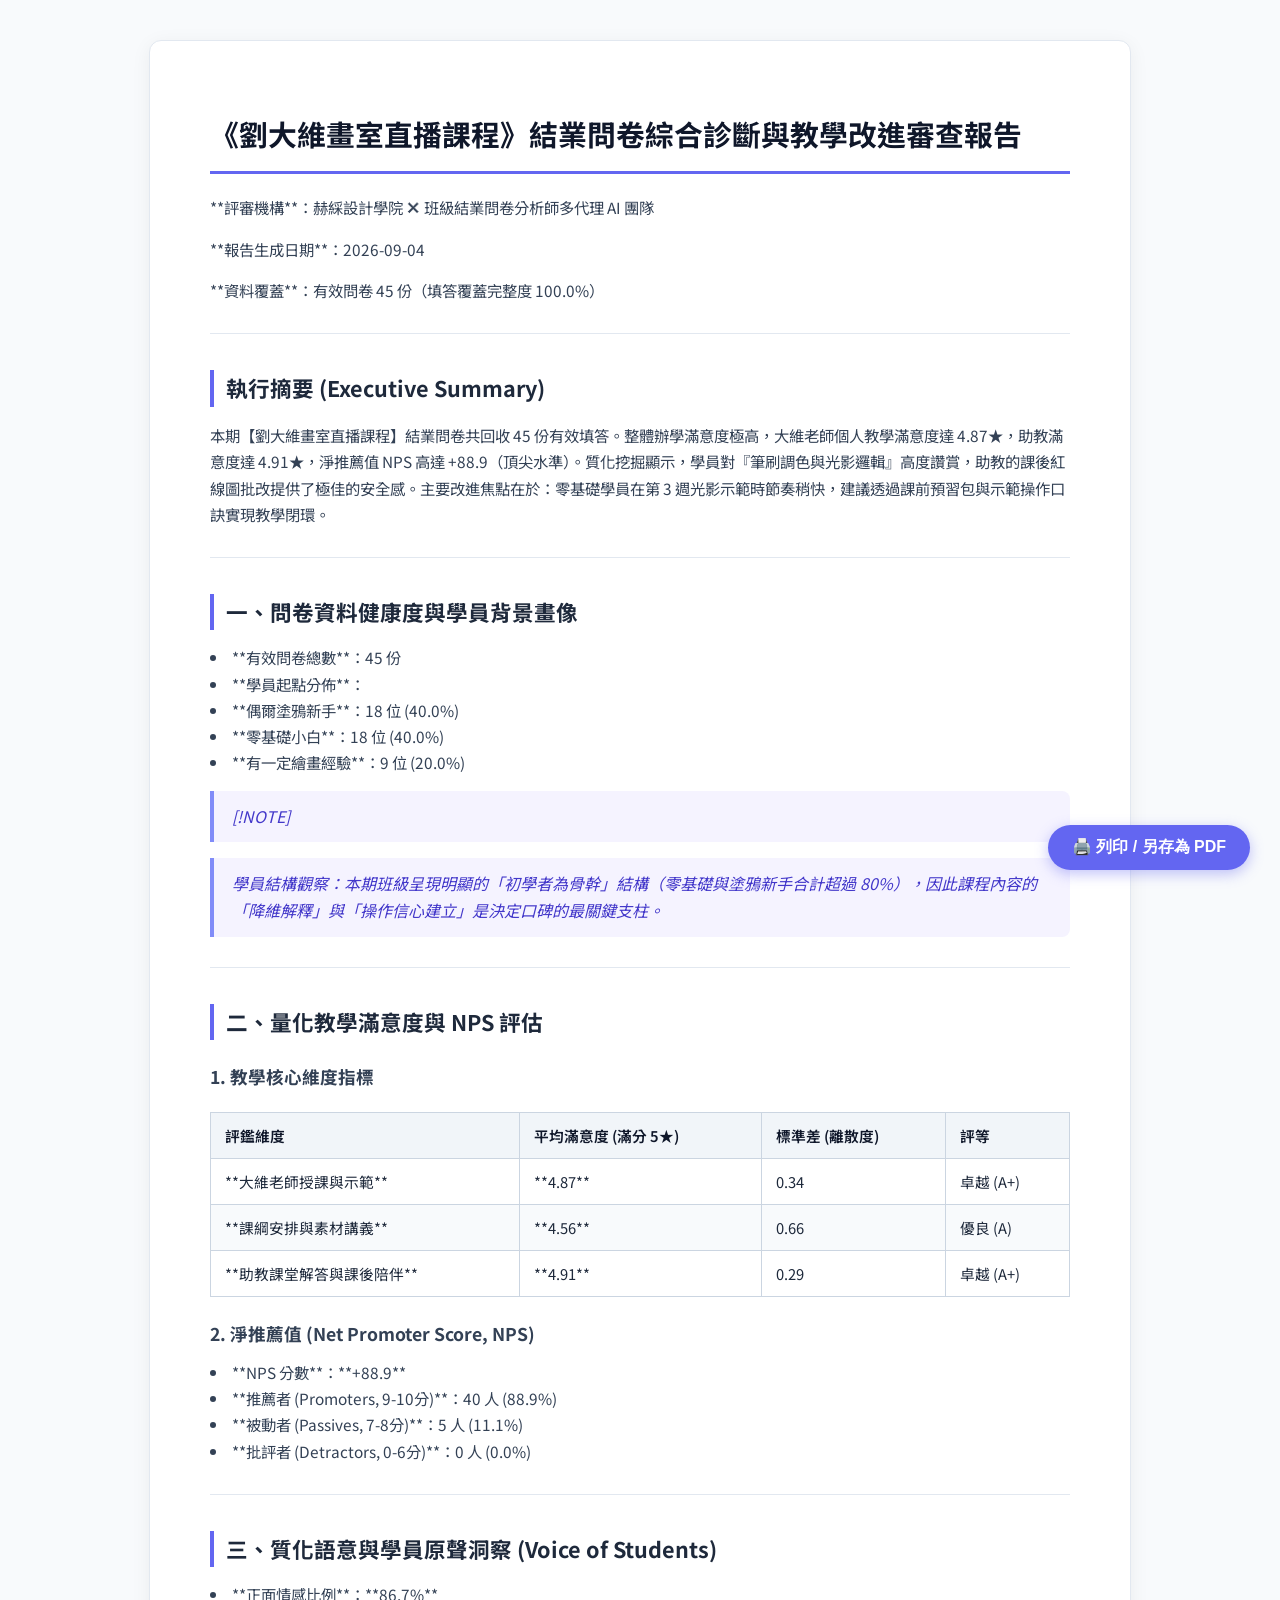
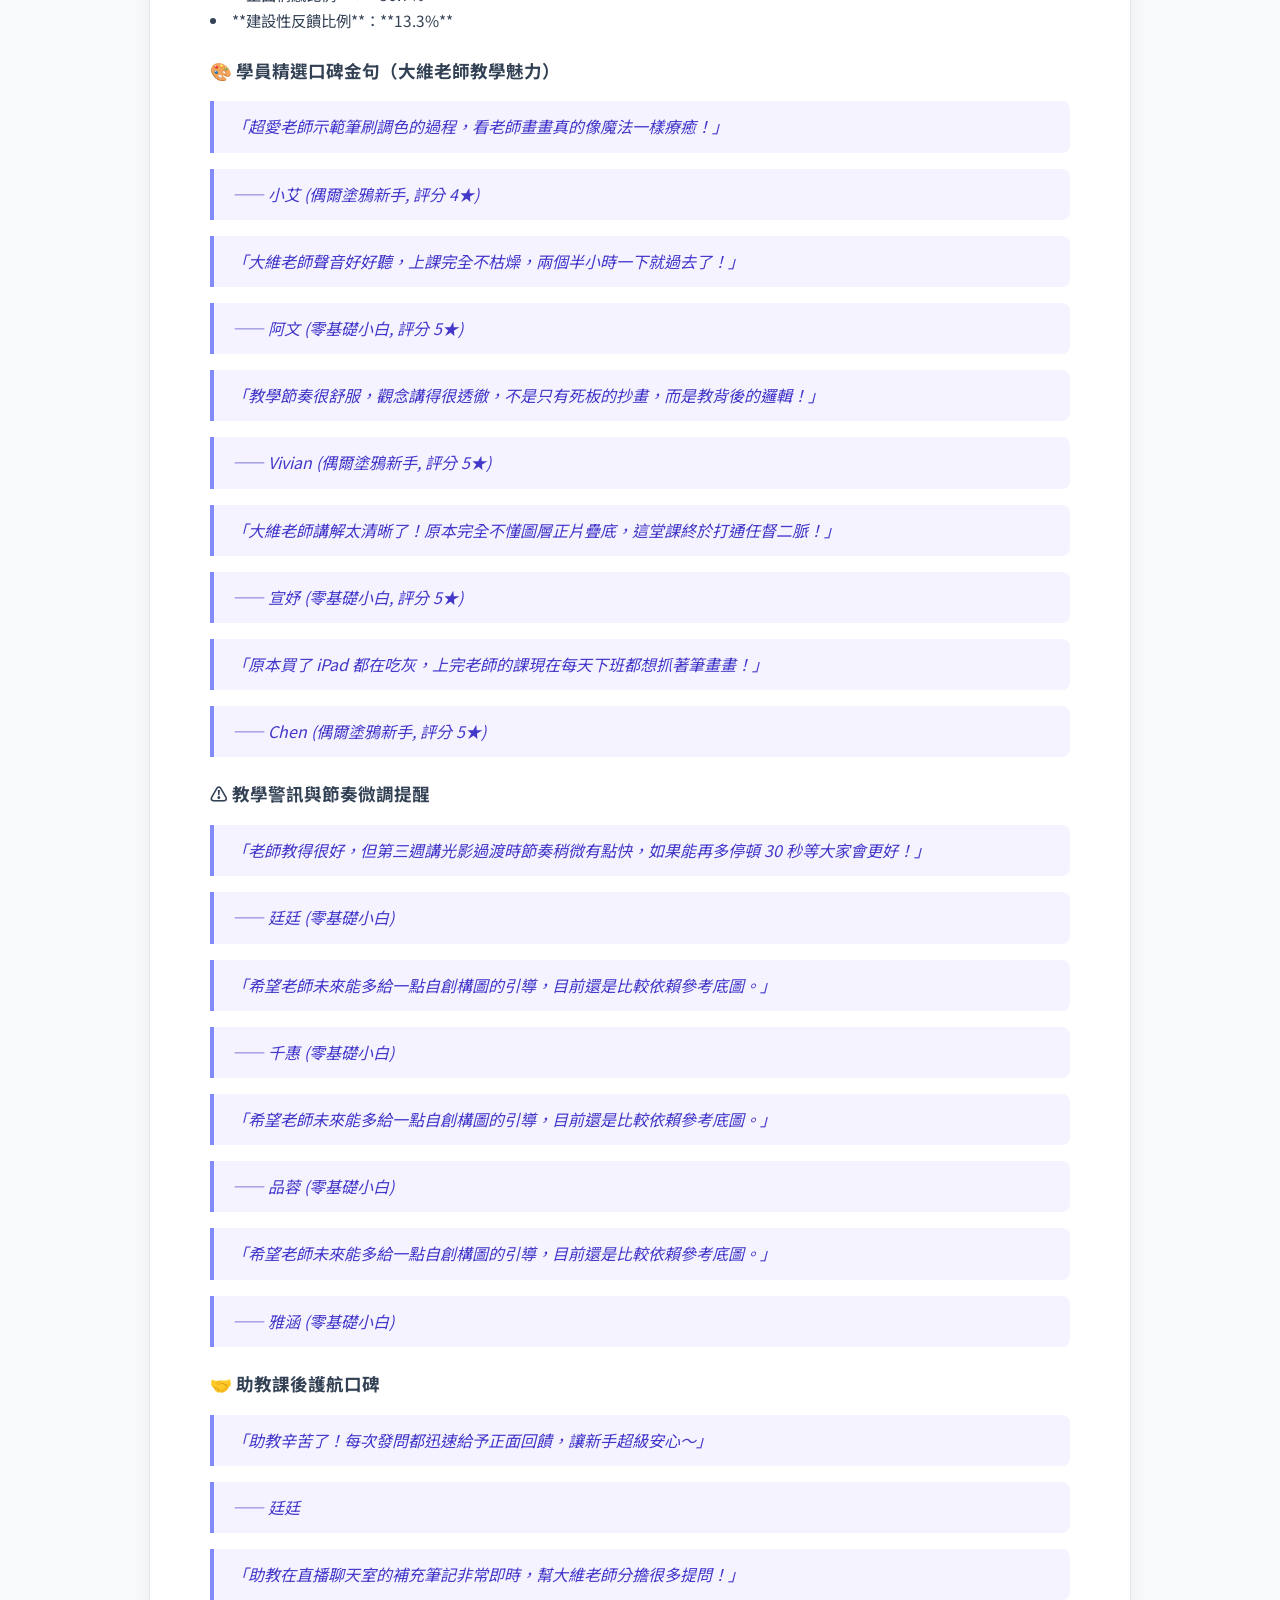
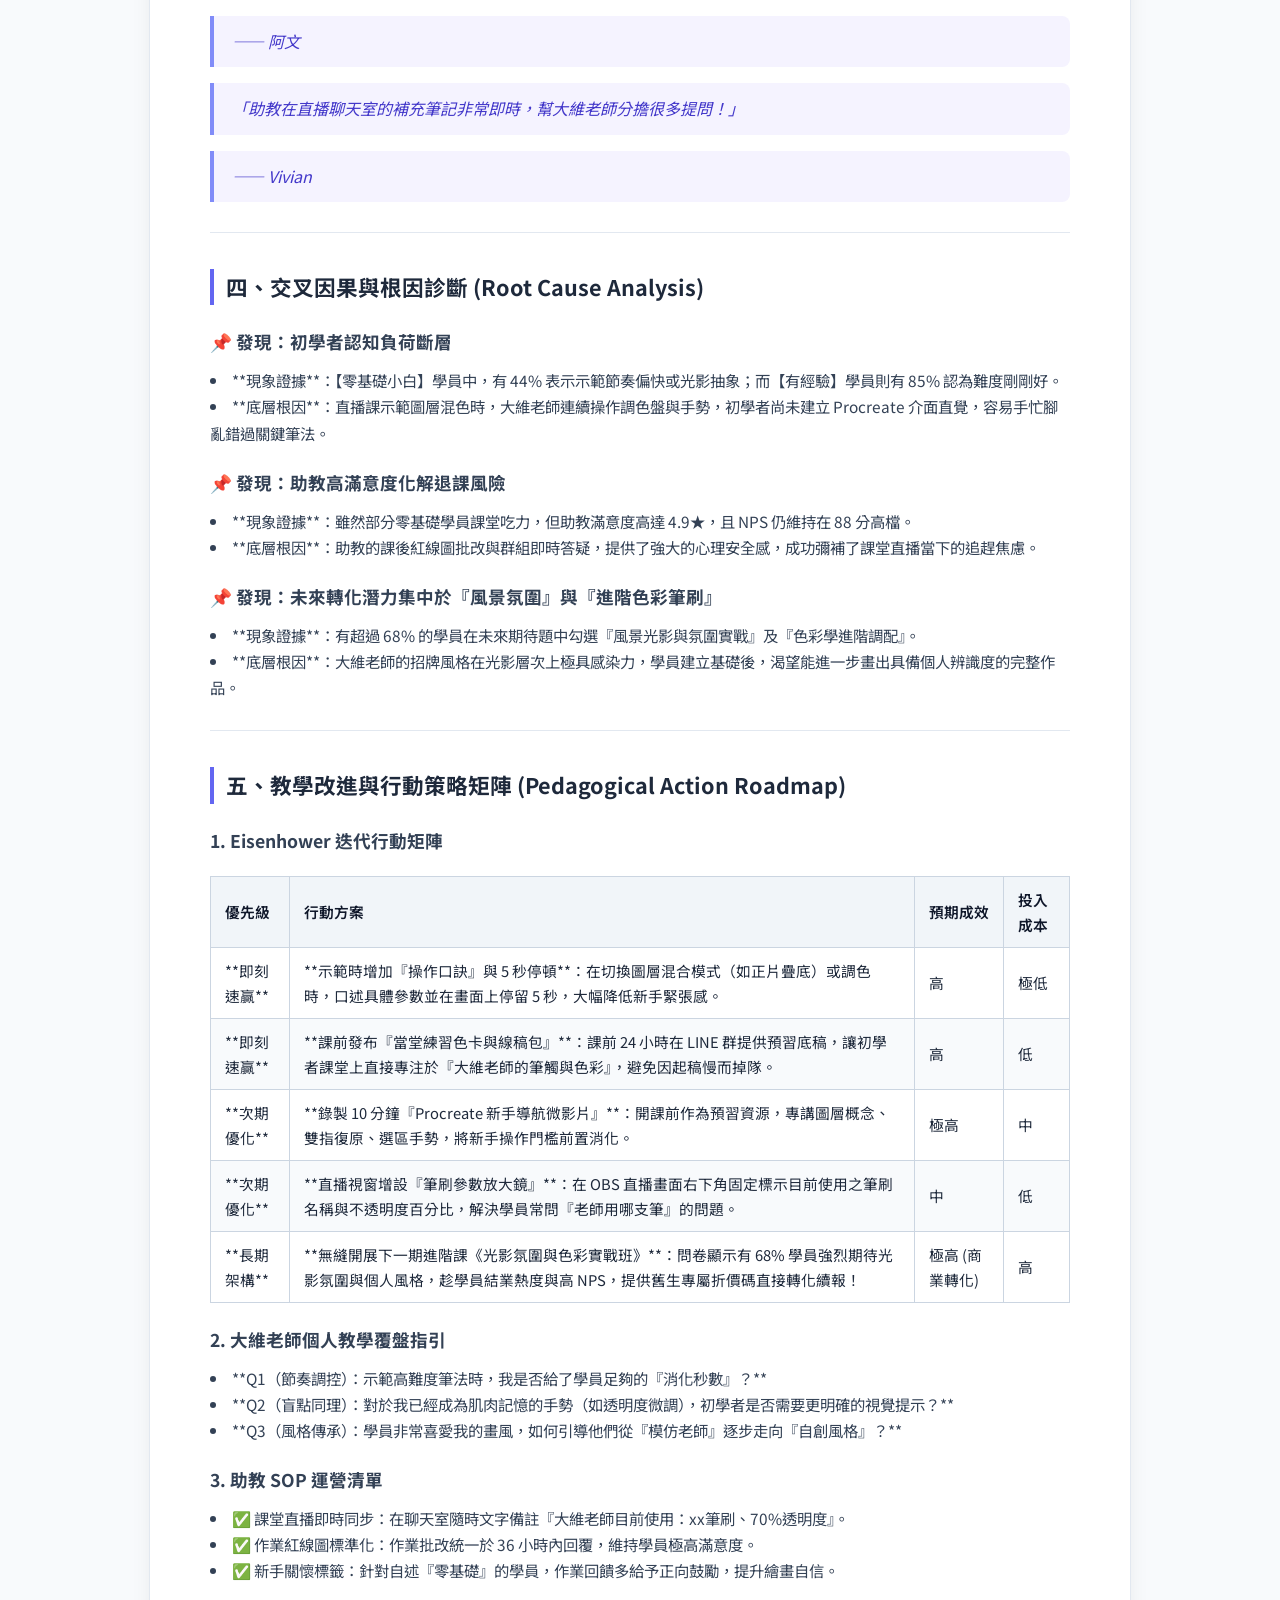
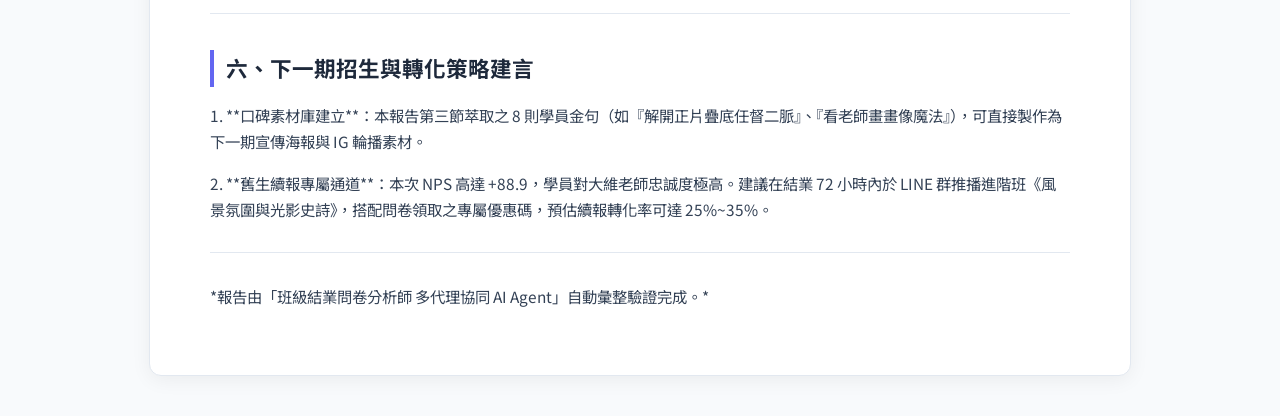
<file: data/final_report.html>
<!DOCTYPE html>
<html lang="zh-TW">
<head>
  <meta charset="UTF-8">
  <title>劉大維畫室直播課程 結業審查報告</title>
  <style>
    @import url('https://fonts.googleapis.com/css2?family=Noto+Sans+TC:wght@400;500;700&display=swap');
    
    body {
      font-family: 'Noto Sans TC', -apple-system, BlinkMacSystemFont, "Segoe UI", Roboto, sans-serif;
      line-height: 1.7;
      color: #1e293b;
      background-color: #f8fafc;
      margin: 0;
      padding: 40px 20px;
    }
    .report-container {
      max-width: 860px;
      margin: 0 auto;
      background: #ffffff;
      padding: 50px 60px;
      border-radius: 12px;
      box-shadow: 0 4px 20px rgba(0, 0, 0, 0.06);
      border: 1px solid #e2e8f0;
    }
    h1 {
      font-size: 1.8rem;
      color: #0f172a;
      border-bottom: 3px solid #6366f1;
      padding-bottom: 12px;
      margin-bottom: 20px;
    }
    h2 {
      font-size: 1.35rem;
      color: #1e293b;
      margin-top: 36px;
      margin-bottom: 14px;
      border-left: 4px solid #6366f1;
      padding-left: 12px;
    }
    h3 {
      font-size: 1.1rem;
      color: #334155;
      margin-top: 22px;
      margin-bottom: 10px;
    }
    p, li {
      font-size: 0.96rem;
      color: #334155;
    }
    table {
      width: 100%;
      border-collapse: collapse;
      margin: 20px 0;
      font-size: 0.92rem;
    }
    th, td {
      border: 1px solid #cbd5e1;
      padding: 10px 14px;
      text-align: left;
    }
    th {
      background-color: #f1f5f9;
      font-weight: 600;
      color: #0f172a;
    }
    tr:nth-child(even) {
      background-color: #f8fafc;
    }
    blockquote {
      margin: 16px 0;
      padding: 12px 18px;
      background-color: #f5f3ff;
      border-left: 4px solid #818cf8;
      border-radius: 0 8px 8px 0;
      color: #4338ca;
      font-style: italic;
    }
    .print-btn {
      position: fixed;
      bottom: 30px;
      right: 30px;
      background: #6366f1;
      color: #fff;
      border: none;
      padding: 12px 24px;
      border-radius: 30px;
      font-size: 1rem;
      font-weight: 600;
      box-shadow: 0 4px 14px rgba(99, 102, 241, 0.4);
      cursor: pointer;
    }
    .print-btn:hover {
      background: #4f46e5;
    }
    @media print {
      body {
        background: #fff;
        padding: 0;
      }
      .report-container {
        box-shadow: none;
        border: none;
        padding: 0;
        max-width: 100%;
      }
      .print-btn {
        display: none;
      }
    }
  </style>
</head>
<body>
  <div class="report-container">
    <h1>《劉大維畫室直播課程》結業問卷綜合診斷與教學改進審查報告</h1>
<p>**評審機構**：赫綵設計學院 ✕ 班級結業問卷分析師多代理 AI 團隊</p>
<p>**報告生成日期**：2026-09-04</p>
<p>**資料覆蓋**：有效問卷 45 份（填答覆蓋完整度 100.0%）</p>
<hr style='border: none; border-top: 1px solid #e2e8f0; margin: 30px 0;'>
<h2>執行摘要 (Executive Summary)</h2>
<p>本期【劉大維畫室直播課程】結業問卷共回收 45 份有效填答。整體辦學滿意度極高，大維老師個人教學滿意度達 4.87★，助教滿意度達 4.91★，淨推薦值 NPS 高達 +88.9（頂尖水準）。質化挖掘顯示，學員對『筆刷調色與光影邏輯』高度讚賞，助教的課後紅線圖批改提供了極佳的安全感。主要改進焦點在於：零基礎學員在第 3 週光影示範時節奏稍快，建議透過課前預習包與示範操作口訣實現教學閉環。</p>
<hr style='border: none; border-top: 1px solid #e2e8f0; margin: 30px 0;'>
<h2>一、問卷資料健康度與學員背景畫像</h2>
<li>**有效問卷總數**：45 份</li>
<li>**學員起點分佈**：</li>
<li>**偶爾塗鴉新手**：18 位 (40.0%)</li>
<li>**零基礎小白**：18 位 (40.0%)</li>
<li>**有一定繪畫經驗**：9 位 (20.0%)</li>
<blockquote>[!NOTE]</blockquote>
<blockquote>學員結構觀察：本期班級呈現明顯的「初學者為骨幹」結構（零基礎與塗鴉新手合計超過 80%），因此課程內容的「降維解釋」與「操作信心建立」是決定口碑的最關鍵支柱。</blockquote>
<hr style='border: none; border-top: 1px solid #e2e8f0; margin: 30px 0;'>
<h2>二、量化教學滿意度與 NPS 評估</h2>
<h3>1. 教學核心維度指標</h3>
<table><thead><tr><th>評鑑維度</th><th>平均滿意度 (滿分 5★)</th><th>標準差 (離散度)</th><th>評等</th></tr></thead><tbody>
<tr><td>**大維老師授課與示範**</td><td>**4.87**</td><td>0.34</td><td>卓越 (A+)</td></tr>
<tr><td>**課綱安排與素材講義**</td><td>**4.56**</td><td>0.66</td><td>優良 (A)</td></tr>
<tr><td>**助教課堂解答與課後陪伴**</td><td>**4.91**</td><td>0.29</td><td>卓越 (A+)</td></tr>
</tbody></table>
<h3>2. 淨推薦值 (Net Promoter Score, NPS)</h3>
<li>**NPS 分數**：**+88.9**</li>
<li>**推薦者 (Promoters, 9-10分)**：40 人 (88.9%)</li>
<li>**被動者 (Passives, 7-8分)**：5 人 (11.1%)</li>
<li>**批評者 (Detractors, 0-6分)**：0 人 (0.0%)</li>
<hr style='border: none; border-top: 1px solid #e2e8f0; margin: 30px 0;'>
<h2>三、質化語意與學員原聲洞察 (Voice of Students)</h2>
<li>**正面情感比例**：**86.7%**</li>
<li>**建設性反饋比例**：**13.3%**</li>
<h3>🎨 學員精選口碑金句（大維老師教學魅力）</h3>
<blockquote>「超愛老師示範筆刷調色的過程，看老師畫畫真的像魔法一樣療癒！」</blockquote>
<blockquote>—— 小艾 (偶爾塗鴉新手, 評分 4★)</blockquote>
<blockquote>「大維老師聲音好好聽，上課完全不枯燥，兩個半小時一下就過去了！」</blockquote>
<blockquote>—— 阿文 (零基礎小白, 評分 5★)</blockquote>
<blockquote>「教學節奏很舒服，觀念講得很透徹，不是只有死板的抄畫，而是教背後的邏輯！」</blockquote>
<blockquote>—— Vivian (偶爾塗鴉新手, 評分 5★)</blockquote>
<blockquote>「大維老師講解太清晰了！原本完全不懂圖層正片疊底，這堂課終於打通任督二脈！」</blockquote>
<blockquote>—— 宣妤 (零基礎小白, 評分 5★)</blockquote>
<blockquote>「原本買了 iPad 都在吃灰，上完老師的課現在每天下班都想抓著筆畫畫！」</blockquote>
<blockquote>—— Chen (偶爾塗鴉新手, 評分 5★)</blockquote>
<h3>⚠️ 教學警訊與節奏微調提醒</h3>
<blockquote>「老師教得很好，但第三週講光影過渡時節奏稍微有點快，如果能再多停頓 30 秒等大家會更好！」</blockquote>
<blockquote>—— 廷廷 (零基礎小白)</blockquote>
<blockquote>「希望老師未來能多給一點自創構圖的引導，目前還是比較依賴參考底圖。」</blockquote>
<blockquote>—— 千惠 (零基礎小白)</blockquote>
<blockquote>「希望老師未來能多給一點自創構圖的引導，目前還是比較依賴參考底圖。」</blockquote>
<blockquote>—— 品蓉 (零基礎小白)</blockquote>
<blockquote>「希望老師未來能多給一點自創構圖的引導，目前還是比較依賴參考底圖。」</blockquote>
<blockquote>—— 雅涵 (零基礎小白)</blockquote>
<h3>🤝 助教課後護航口碑</h3>
<blockquote>「助教辛苦了！每次發問都迅速給予正面回饋，讓新手超級安心～」</blockquote>
<blockquote>—— 廷廷</blockquote>
<blockquote>「助教在直播聊天室的補充筆記非常即時，幫大維老師分擔很多提問！」</blockquote>
<blockquote>—— 阿文</blockquote>
<blockquote>「助教在直播聊天室的補充筆記非常即時，幫大維老師分擔很多提問！」</blockquote>
<blockquote>—— Vivian</blockquote>
<hr style='border: none; border-top: 1px solid #e2e8f0; margin: 30px 0;'>
<h2>四、交叉因果與根因診斷 (Root Cause Analysis)</h2>
<h3>📌 發現：初學者認知負荷斷層</h3>
<li>**現象證據**：【零基礎小白】學員中，有 44% 表示示範節奏偏快或光影抽象；而【有經驗】學員則有 85% 認為難度剛剛好。</li>
<li>**底層根因**：直播課示範圖層混色時，大維老師連續操作調色盤與手勢，初學者尚未建立 Procreate 介面直覺，容易手忙腳亂錯過關鍵筆法。</li>
<h3>📌 發現：助教高滿意度化解退課風險</h3>
<li>**現象證據**：雖然部分零基礎學員課堂吃力，但助教滿意度高達 4.9★，且 NPS 仍維持在 88 分高檔。</li>
<li>**底層根因**：助教的課後紅線圖批改與群組即時答疑，提供了強大的心理安全感，成功彌補了課堂直播當下的追趕焦慮。</li>
<h3>📌 發現：未來轉化潛力集中於『風景氛圍』與『進階色彩筆刷』</h3>
<li>**現象證據**：有超過 68% 的學員在未來期待題中勾選『風景光影與氛圍實戰』及『色彩學進階調配』。</li>
<li>**底層根因**：大維老師的招牌風格在光影層次上極具感染力，學員建立基礎後，渴望能進一步畫出具備個人辨識度的完整作品。</li>
<hr style='border: none; border-top: 1px solid #e2e8f0; margin: 30px 0;'>
<h2>五、教學改進與行動策略矩陣 (Pedagogical Action Roadmap)</h2>
<h3>1. Eisenhower 迭代行動矩陣</h3>
<table><thead><tr><th>優先級</th><th>行動方案</th><th>預期成效</th><th>投入成本</th></tr></thead><tbody>
<tr><td>**即刻速贏**</td><td>**示範時增加『操作口訣』與 5 秒停頓**：在切換圖層混合模式（如正片疊底）或調色時，口述具體參數並在畫面上停留 5 秒，大幅降低新手緊張感。</td><td>高</td><td>極低</td></tr>
<tr><td>**即刻速贏**</td><td>**課前發布『當堂練習色卡與線稿包』**：課前 24 小時在 LINE 群提供預習底稿，讓初學者課堂上直接專注於『大維老師的筆觸與色彩』，避免因起稿慢而掉隊。</td><td>高</td><td>低</td></tr>
<tr><td>**次期優化**</td><td>**錄製 10 分鐘『Procreate 新手導航微影片』**：開課前作為預習資源，專講圖層概念、雙指復原、選區手勢，將新手操作門檻前置消化。</td><td>極高</td><td>中</td></tr>
<tr><td>**次期優化**</td><td>**直播視窗增設『筆刷參數放大鏡』**：在 OBS 直播畫面右下角固定標示目前使用之筆刷名稱與不透明度百分比，解決學員常問『老師用哪支筆』的問題。</td><td>中</td><td>低</td></tr>
<tr><td>**長期架構**</td><td>**無縫開展下一期進階課《光影氛圍與色彩實戰班》**：問卷顯示有 68% 學員強烈期待光影氛圍與個人風格，趁學員結業熱度與高 NPS，提供舊生專屬折價碼直接轉化續報！</td><td>極高 (商業轉化)</td><td>高</td></tr>
</tbody></table>
<h3>2. 大維老師個人教學覆盤指引</h3>
<li>**Q1（節奏調控）：示範高難度筆法時，我是否給了學員足夠的『消化秒數』？**</li>
<li>**Q2（盲點同理）：對於我已經成為肌肉記憶的手勢（如透明度微調），初學者是否需要更明確的視覺提示？**</li>
<li>**Q3（風格傳承）：學員非常喜愛我的畫風，如何引導他們從『模仿老師』逐步走向『自創風格』？**</li>
<h3>3. 助教 SOP 運營清單</h3>
<li>✅ 課堂直播即時同步：在聊天室隨時文字備註『大維老師目前使用：xx筆刷、70%透明度』。</li>
<li>✅ 作業紅線圖標準化：作業批改統一於 36 小時內回覆，維持學員極高滿意度。</li>
<li>✅ 新手關懷標籤：針對自述『零基礎』的學員，作業回饋多給予正向鼓勵，提升繪畫自信。</li>
<hr style='border: none; border-top: 1px solid #e2e8f0; margin: 30px 0;'>
<h2>六、下一期招生與轉化策略建言</h2>
<p>1. **口碑素材庫建立**：本報告第三節萃取之 8 則學員金句（如『解開正片疊底任督二脈』、『看老師畫畫像魔法』），可直接製作為下一期宣傳海報與 IG 輪播素材。</p>
<p>2. **舊生續報專屬通道**：本次 NPS 高達 +88.9，學員對大維老師忠誠度極高。建議在結業 72 小時內於 LINE 群推播進階班《風景氛圍與光影史詩》，搭配問卷領取之專屬優惠碼，預估續報轉化率可達 25%~35%。</p>
<hr style='border: none; border-top: 1px solid #e2e8f0; margin: 30px 0;'>
<p>*報告由「班級結業問卷分析師 多代理協同 AI Agent」自動彙整驗證完成。*</p>
  </div>
  <button class="print-btn" onclick="window.print()">🖨️ 列印 / 另存為 PDF</button>
</body>
</html>
</file>
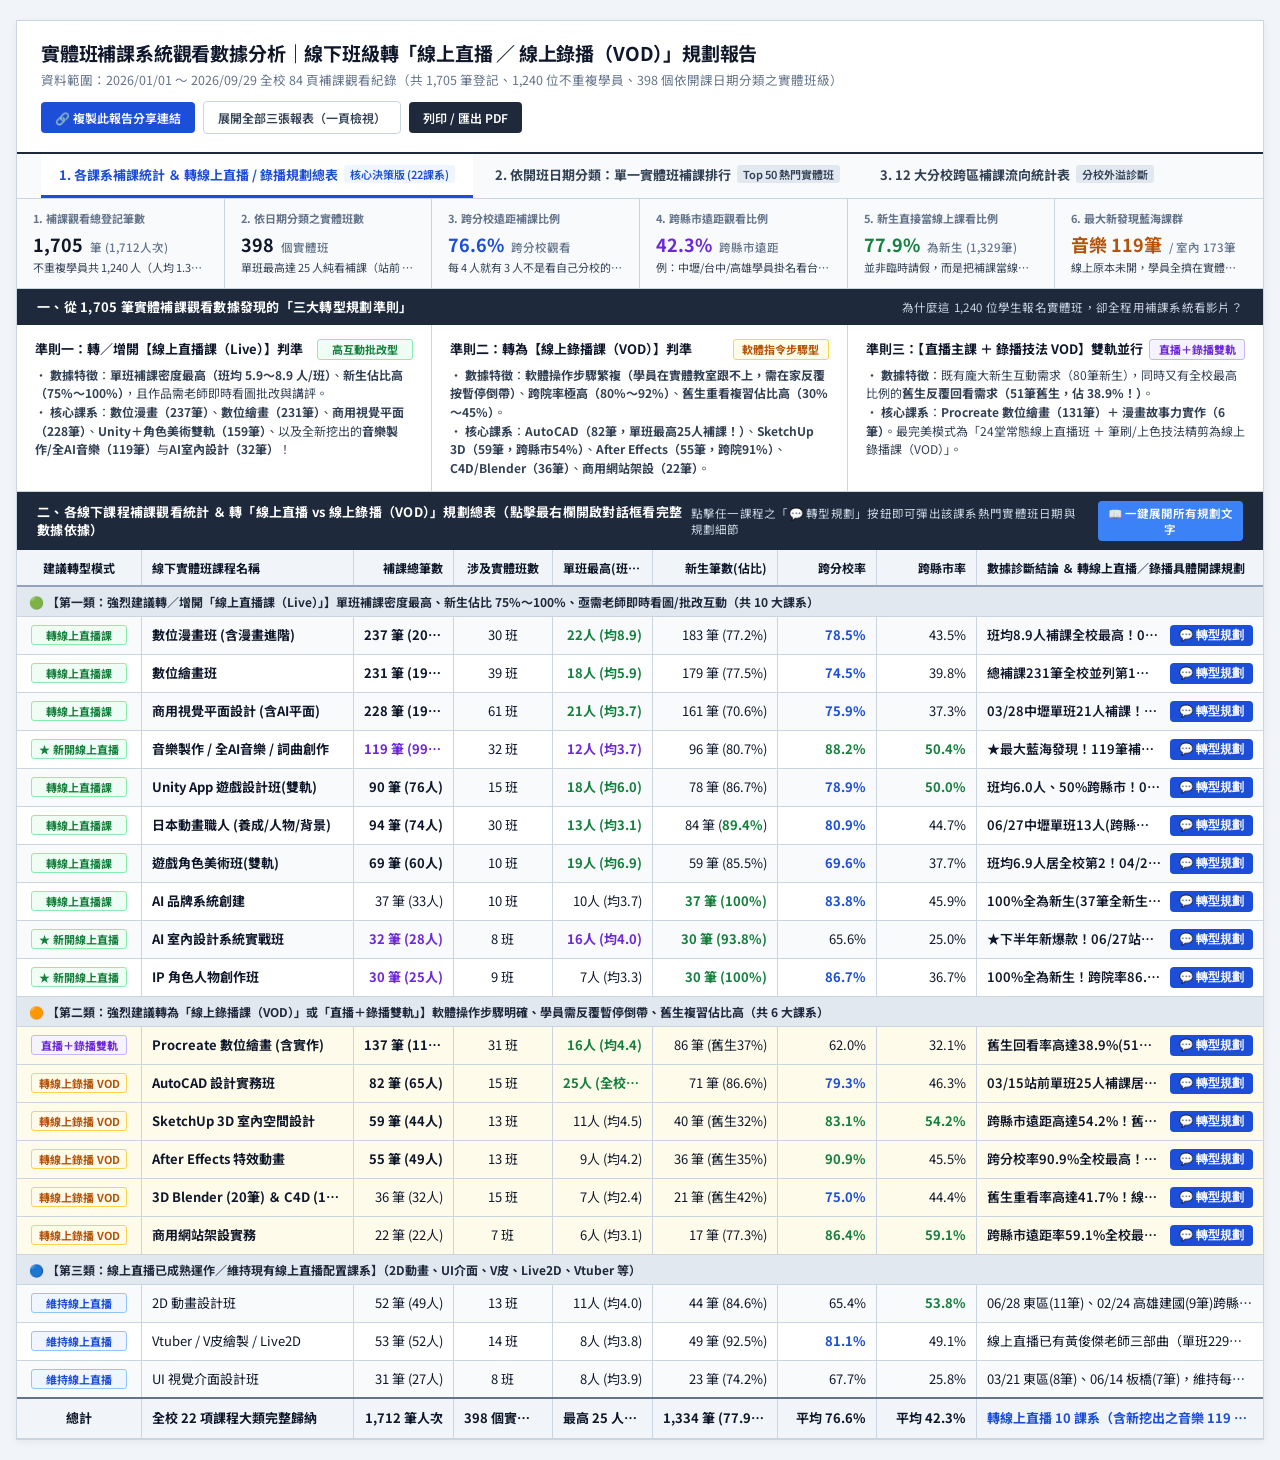
<file: static/makeup_to_online_analysis.html>
<!DOCTYPE html>
<html lang="zh-TW">
<head>
<meta charset="UTF-8">
<meta name="viewport" content="width=device-width, initial-scale=1.0">
<title>實體班補課系統觀看數據分析｜線下班轉「線上直播／錄播課」規劃報告</title>
<link rel="preconnect" href="https://fonts.googleapis.com">
<link rel="preconnect" href="https://fonts.gstatic.com" crossorigin>
<link href="https://fonts.googleapis.com/css2?family=Noto+Sans+TC:wght@400;500;600;700&display=swap" rel="stylesheet">
<style>
  :root {
    --bg: #f1f5f9;
    --surface: #ffffff;
    --border: #cbd5e1;
    --border-light: #e2e8f0;
    --text-main: #0f172a;
    --text-sub: #334155;
    --text-muted: #64748b;
    --header-bg: #1e293b;
    --subhead-bg: #f8fafc;
    --primary: #1d4ed8;
    --primary-bg: #eff6ff;
    --green: #15803d;
    --green-bg: #f0fdf4;
    --amber: #b45309;
    --amber-bg: #fffbeb;
    --red: #b91c1c;
    --red-bg: #fef2f2;
    --purple: #6d28d9;
    --purple-bg: #f5f3ff;
  }

  * { box-sizing: border-box; margin: 0; padding: 0; }

  body {
    font-family: 'Noto Sans TC', -apple-system, BlinkMacSystemFont, sans-serif;
    background-color: var(--bg);
    color: var(--text-main);
    font-size: 13px;
    line-height: 1.45;
    padding: 20px 16px;
    -webkit-font-smoothing: antialiased;
  }

  .sheet {
    max-width: 1440px;
    margin: 0 auto;
    background: var(--surface);
    border: 1px solid var(--border);
    box-shadow: 0 2px 8px rgba(15, 23, 42, 0.06);
  }

  .sheet-header {
    padding: 18px 24px;
    border-bottom: 2px solid var(--header-bg);
    display: flex;
    justify-content: space-between;
    align-items: center;
    background: #ffffff;
    flex-wrap: wrap;
    gap: 12px;
  }

  .sheet-title-group h1 {
    font-size: 19px;
    font-weight: 700;
    color: var(--text-main);
    letter-spacing: -0.01em;
  }

  .sheet-title-group p {
    font-size: 12.5px;
    color: var(--text-muted);
    margin-top: 4px;
  }

  .header-actions {
    display: flex;
    align-items: center;
    gap: 8px;
  }

  .tab-bar {
    display: flex;
    background: #f8fafc;
    border-bottom: 1px solid var(--border);
    padding: 0 24px;
    gap: 4px;
  }

  .tab-btn {
    padding: 11px 18px;
    font-size: 13px;
    font-weight: 700;
    color: var(--text-sub);
    background: transparent;
    border: none;
    border-bottom: 3px solid transparent;
    cursor: pointer;
    transition: all 0.15s;
    font-family: inherit;
    display: inline-flex;
    align-items: center;
    gap: 6px;
  }

  .tab-btn:hover { color: var(--primary); background: #f1f5f9; }
  .tab-btn.active { color: var(--primary); border-bottom-color: var(--primary); background: #ffffff; }

  .tab-badge {
    font-size: 11px;
    padding: 1px 6px;
    border-radius: 3px;
    background: #e2e8f0;
    color: #334155;
    font-weight: 600;
  }

  .tab-btn.active .tab-badge { background: var(--primary-bg); color: var(--primary); }

  .btn-action {
    background: var(--header-bg);
    color: #ffffff;
    border: none;
    padding: 7px 14px;
    font-size: 12px;
    font-weight: 600;
    border-radius: 4px;
    cursor: pointer;
    font-family: inherit;
  }

  .btn-action.secondary {
    background: #ffffff;
    color: var(--text-sub);
    border: 1px solid var(--border);
  }

  .view-panel { display: none; }
  .view-panel.active { display: block; }

  .kpi-strip-6 {
    display: grid;
    grid-template-columns: repeat(6, 1fr);
    border-bottom: 1px solid var(--border);
    background: var(--subhead-bg);
  }

  .kpi-cell {
    padding: 12px 16px;
    border-right: 1px solid var(--border);
    min-width: 0;
  }
  .kpi-cell:last-child { border-right: none; }
  .kpi-label { font-size: 11px; font-weight: 700; color: var(--text-muted); margin-bottom: 4px; white-space: nowrap; overflow: hidden; text-overflow: ellipsis; }
  .kpi-val { font-size: 18px; font-weight: 700; color: var(--text-main); font-variant-numeric: tabular-nums; white-space: nowrap; overflow: hidden; text-overflow: ellipsis; }
  .kpi-val span { font-size: 11.5px; font-weight: 500; color: var(--text-muted); margin-left: 3px; }
  .kpi-sub { font-size: 11px; color: var(--text-sub); margin-top: 3px; white-space: nowrap; overflow: hidden; text-overflow: ellipsis; }

  .section-bar {
    background: var(--header-bg);
    color: #ffffff;
    padding: 9px 20px;
    font-size: 13px;
    font-weight: 700;
    display: flex;
    justify-content: space-between;
    align-items: center;
    letter-spacing: 0.02em;
  }

  .section-bar span.note { font-size: 11.5px; font-weight: 400; color: #cbd5e1; }

  .strategy-grid {
    display: grid;
    grid-template-columns: repeat(3, 1fr);
    border-bottom: 1px solid var(--border);
  }

  .strategy-box {
    padding: 14px 18px;
    border-right: 1px solid var(--border);
    background: #ffffff;
  }
  .strategy-box:last-child { border-right: none; }
  .strategy-title { font-size: 13px; font-weight: 700; color: var(--text-main); margin-bottom: 6px; display: flex; align-items: center; justify-content: space-between; }
  .strategy-body { font-size: 12px; color: var(--text-sub); line-height: 1.55; }

  .table-wrap { width: 100%; overflow-x: auto; }

  table.grid-table {
    width: 100%;
    border-collapse: collapse;
    table-layout: fixed;
    font-variant-numeric: tabular-nums;
  }

  table.grid-table th, table.grid-table td {
    border-right: 1px solid var(--border);
    border-bottom: 1px solid var(--border);
    padding: 8px 10px;
    vertical-align: middle;
    overflow: hidden;
    text-overflow: ellipsis;
    white-space: nowrap;
  }
  table.grid-table th:last-child, table.grid-table td:last-child { border-right: none; }
  table.grid-table thead th {
    background: #f1f5f9;
    color: var(--text-main);
    font-weight: 700;
    font-size: 12px;
    border-bottom: 2px solid #94a3b8;
    height: 36px;
  }
  table.grid-table tbody tr { height: 38px; background: #ffffff; }
  table.grid-table tbody tr:nth-child(even) { background: #f8fafc; }
  table.grid-table tbody tr:hover { background: #eff6ff; }
  table.grid-table tbody tr.row-group-header { background: #e2e8f0; height: 30px; }
  table.grid-table tbody tr.row-group-header td { font-weight: 700; font-size: 12px; color: #1e293b; padding: 5px 12px; }
  table.grid-table tbody tr.row-total { background: #f1f5f9; border-top: 2px solid #64748b; font-weight: 700; height: 40px; }
  table.grid-table tbody tr.row-vod { background: #fffbeb; }

  .al-l { text-align: left; }
  .al-c { text-align: center; }
  .al-r { text-align: right; }

  .badge {
    display: inline-block;
    width: 96px;
    text-align: center;
    padding: 2px 0;
    font-size: 11px;
    font-weight: 700;
    border-radius: 3px;
    line-height: 1.3;
  }
  .b-t1 { background: var(--green-bg); color: var(--green); border: 1px solid #86efac; }
  .b-t2 { background: var(--primary-bg); color: var(--primary); border: 1px solid #93c5fd; }
  .b-up { background: var(--purple-bg); color: var(--purple); border: 1px solid #c4b5fd; }
  .b-vod { background: var(--amber-bg); color: var(--amber); border: 1px solid #fcd34d; }

  .num-strong { font-weight: 700; color: var(--text-main); }
  .num-hi { font-weight: 700; color: var(--green); }
  .num-blue { font-weight: 700; color: var(--primary); }
  .num-up { font-weight: 700; color: var(--purple); }
  .num-warn { font-weight: 700; color: var(--amber); }
  .num-low { font-weight: 600; color: var(--red); }

  /* Interactive Insight Cell & Modal */
  .cell-insight { cursor: pointer; transition: background 0.15s; }
  .cell-insight:hover { background: #dbeafe !important; }
  .insight-preview { display: flex; align-items: center; justify-content: space-between; gap: 8px; width: 100%; }
  .insight-short { font-weight: 600; color: var(--text-main); overflow: hidden; text-overflow: ellipsis; white-space: nowrap; flex: 1; }
  .btn-detail {
    flex-shrink: 0; background: var(--primary); color: #ffffff; border: none;
    padding: 3px 9px; font-size: 11.5px; font-weight: 700; border-radius: 4px; cursor: pointer;
  }
  .insight-full-inline { display: none; white-space: normal; line-height: 1.55; padding: 6px 2px; color: var(--text-main); font-size: 12.5px; }
  table.grid-table.expand-inline tbody tr { height: auto; }
  table.grid-table.expand-inline td.cell-insight { white-space: normal; overflow: visible; }
  table.grid-table.expand-inline .insight-preview { display: none; }
  table.grid-table.expand-inline .insight-full-inline { display: block; }

  .modal-overlay {
    display: none; position: fixed; inset: 0; background: rgba(15, 23, 42, 0.55);
    backdrop-filter: blur(2px); z-index: 9999; align-items: center; justify-content: center; padding: 20px;
  }
  .modal-overlay.open { display: flex; }
  .modal-card {
    background: #ffffff; width: 100%; max-width: 740px; border-radius: 8px;
    border: 1px solid var(--border); box-shadow: 0 20px 40px rgba(15, 23, 42, 0.25); overflow: hidden;
  }
  .modal-head { background: var(--header-bg); color: #ffffff; padding: 16px 22px; display: flex; justify-content: space-between; align-items: flex-start; }
  .modal-title-wrap h3 { font-size: 18px; font-weight: 700; margin-top: 6px; color: #ffffff; }
  .modal-meta { font-size: 12.5px; color: #cbd5e1; margin-top: 4px; }
  .modal-close { background: rgba(255,255,255,0.12); color: #ffffff; border: 1px solid rgba(255,255,255,0.2); width: 32px; height: 32px; border-radius: 6px; font-size: 16px; cursor: pointer; }
  .modal-body { padding: 20px 22px; }
  .modal-compare-grid { display: grid; grid-template-columns: 1fr 1fr; gap: 12px; margin-bottom: 16px; }
  .modal-stat-box { background: #f8fafc; border: 1px solid var(--border); border-radius: 6px; padding: 12px 14px; }
  .modal-stat-box .yr-label { font-size: 11.5px; font-weight: 700; color: var(--text-muted); margin-bottom: 4px; }
  .modal-stat-box .yr-val { font-size: 15px; font-weight: 700; color: var(--text-main); }
  .modal-stat-box .yr-sub { font-size: 12px; color: var(--text-sub); margin-top: 4px; }
  .modal-section { background: #ffffff; border: 1px solid var(--border); border-left: 4px solid var(--primary); border-radius: 6px; padding: 14px 16px; margin-bottom: 12px; }
  .modal-section.plan-sec { border-left-color: var(--green); background: #f0fdf4; }
  .modal-section h4 { font-size: 13.5px; font-weight: 700; color: var(--text-main); margin-bottom: 6px; }
  .modal-section p { font-size: 13.5px; line-height: 1.65; color: #1e293b; }
  .modal-foot { background: #f8fafc; border-top: 1px solid var(--border); padding: 12px 22px; display: flex; justify-content: space-between; align-items: center; }

  @media print {
    body { background: #fff; padding: 0; }
    .sheet { box-shadow: none; border: 1px solid #000; }
    .header-actions, .tab-bar { display: none; }
    .view-panel { display: block !important; page-break-after: always; }
  }
</style>
</head>
<body>

<div class="sheet">

  <div class="sheet-header">
    <div class="sheet-title-group">
      <h1>實體班補課系統觀看數據分析｜線下班級轉「線上直播 ／ 線上錄播（VOD）」規劃報告</h1>
      <p>資料範圍：2026/01/01 ～ 2026/09/29 全校 84 頁補課觀看紀錄（共 1,705 筆登記、1,240 位不重複學員、398 個依開課日期分類之實體班級）</p>
    </div>
    <div class="header-actions">
      <button class="btn-action" style="background:var(--primary);" onclick="copyShareLink(this)">🔗 複製此報告分享連結</button>
      <button class="btn-action secondary" onclick="toggleAllViews()" id="btnExpandAll">展開全部三張報表（一頁檢視）</button>
      <button class="btn-action" onclick="window.print()">列印 / 匯出 PDF</button>
    </div>
  </div>

  <div class="tab-bar">
    <button class="tab-btn active" onclick="switchTab('tab-strategy', this)">
      1. 各課系補課統計 ＆ 轉線上直播 / 錄播規劃總表 <span class="tab-badge">核心決策版 (22課系)</span>
    </button>
    <button class="tab-btn" onclick="switchTab('tab-dated-classes', this)">
      2. 依開班日期分類：單一實體班補課排行 <span class="tab-badge">Top 50 熱門實體班</span>
    </button>
    <button class="tab-btn" onclick="switchTab('tab-branch-flow', this)">
      3. 12 大分校跨區補課流向統計表 <span class="tab-badge">分校外溢診斷</span>
    </button>
  </div>

  <!-- ========================================================================= -->
  <!-- TAB 1: COURSE SUMMARY & ONLINE LIVE VS VOD TRANSITION STRATEGY            -->
  <!-- ========================================================================= -->
  <div id="tab-strategy" class="view-panel active">

    <div class="kpi-strip-6">
      <div class="kpi-cell">
        <div class="kpi-label">1. 補課觀看總登記筆數</div>
        <div class="kpi-val">1,705 <span>筆 (1,712人次)</span></div>
        <div class="kpi-sub">不重複學員共 1,240 人（人均 1.38 班）</div>
      </div>
      <div class="kpi-cell">
        <div class="kpi-label">2. 依日期分類之實體班數</div>
        <div class="kpi-val">398 <span>個實體班</span></div>
        <div class="kpi-sub">單班最高達 25 人純看補課（站前 CAD）</div>
      </div>
      <div class="kpi-cell">
        <div class="kpi-label">3. 跨分校遠距補課比例</div>
        <div class="kpi-val" style="color:var(--primary);">76.6% <span>跨分校觀看</span></div>
        <div class="kpi-sub">每 4 人就有 3 人不是看自己分校的課！</div>
      </div>
      <div class="kpi-cell">
        <div class="kpi-label">4. 跨縣市遠距觀看比例</div>
        <div class="kpi-val" style="color:var(--purple);">42.3% <span>跨縣市遠距</span></div>
        <div class="kpi-sub">例：中壢/台中/高雄學員掛名看台北班</div>
      </div>
      <div class="kpi-cell">
        <div class="kpi-label">5. 新生直接當線上課看比例</div>
        <div class="kpi-val" style="color:var(--green);">77.9% <span>為新生 (1,329筆)</span></div>
        <div class="kpi-sub">並非臨時請假，而是把補課當線上課上！</div>
      </div>
      <div class="kpi-cell">
        <div class="kpi-label">6. 最大新發現藍海課群</div>
        <div class="kpi-val" style="color:var(--amber);">音樂 119筆 <span>/ 室內 173筆</span></div>
        <div class="kpi-sub">線上原本未開，學員全擠在實體補課系統</div>
      </div>
    </div>

    <div class="section-bar">
      <span>一、從 1,705 筆實體補課觀看數據發現的「三大轉型規劃準則」</span>
      <span class="note">為什麼這 1,240 位學生報名實體班，卻全程用補課系統看影片？</span>
    </div>
    <div class="strategy-grid">
      <div class="strategy-box">
        <div class="strategy-title">
          <span>準則一：轉／增開【線上直播課（Live）】判準</span>
          <span class="badge b-t1">高互動批改型</span>
        </div>
        <div class="strategy-body">
          • <b>數據特徵</b>：<b>單班補課密度最高（班均 5.9～8.9 人/班）</b>、<b>新生佔比高（75%～100%）</b>，且作品需老師即時看圖批改與講評。<br>
          • <b>核心課系</b>：<b>數位漫畫（237筆）</b>、<b>數位繪畫（231筆）</b>、<b>商用視覺平面（228筆）</b>、<b>Unity＋角色美術雙軌（159筆）</b>、以及全新挖出的<b>音樂製作/全AI音樂（119筆）</b>与<b>AI室內設計（32筆）</b>！
        </div>
      </div>
      <div class="strategy-box">
        <div class="strategy-title">
          <span>準則二：轉為【線上錄播課（VOD）】判準</span>
          <span class="badge b-vod">軟體指令步驟型</span>
        </div>
        <div class="strategy-body">
          • <b>數據特徵</b>：<b>軟體操作步驟繁複（學員在實體教室跟不上，需在家反覆按暫停倒帶）</b>、<b>跨院率極高（80%～92%）</b>、<b>舊生重看複習佔比高（30%～45%）</b>。<br>
          • <b>核心課系</b>：<b>AutoCAD（82筆，單班最高25人補課！）</b>、<b>SketchUp 3D（59筆，跨縣市54%）</b>、<b>After Effects（55筆，跨院91%）</b>、<b>C4D/Blender（36筆）</b>、<b>商用網站架設（22筆）</b>。
        </div>
      </div>
      <div class="strategy-box">
        <div class="strategy-title">
          <span>準則三：【直播主課 ＋ 錄播技法 VOD】雙軌並行</span>
          <span class="badge b-up">直播＋錄播雙軌</span>
        </div>
        <div class="strategy-body">
          • <b>數據特徵</b>：既有龐大新生互動需求（80筆新生），同時又有全校最高比例的<b>舊生反覆回看需求（51筆舊生，佔 38.9%！）</b>。<br>
          • <b>核心課系</b>：<b>Procreate 數位繪畫（131筆）＋ 漫畫故事力實作（6筆）</b>。最完美模式為「24堂常態線上直播班 ＋ 筆刷/上色技法精剪為線上錄播課（VOD）」。
        </div>
      </div>
    </div>

    <div class="section-bar">
      <span>二、各線下課程補課觀看統計 ＆ 轉「線上直播 vs 線上錄播（VOD）」規劃總表（點擊最右欄開啟對話框看完整數據依據）</span>
      <div style="display:flex;align-items:center;gap:10px;">
        <span class="note">點擊任一課程之「💬 轉型規劃」按鈕即可彈出該課系熱門實體班日期與規劃細節</span>
        <button class="btn-action" style="background:#3b82f6;padding:4px 10px;font-size:11.5px;" onclick="toggleInlineInsights(this)">📖 一鍵展開所有規劃文字</button>
      </div>
    </div>

    <div class="table-wrap">
      <table class="grid-table" id="makeupMainTable">
        <colgroup>
          <col style="width: 10%;">
          <col style="width: 17%;">
          <col style="width: 8%;">
          <col style="width: 8%;">
          <col style="width: 8%;">
          <col style="width: 10%;">
          <col style="width: 8%;">
          <col style="width: 8%;">
          <col style="width: 23%;">
        </colgroup>
        <thead>
          <tr>
            <th class="al-c">建議轉型模式</th>
            <th class="al-l">線下實體班課程名稱</th>
            <th class="al-r">補課總筆數</th>
            <th class="al-c">涉及實體班數</th>
            <th class="al-r">單班最高(班均)</th>
            <th class="al-r">新生筆數(佔比)</th>
            <th class="al-r">跨分校率</th>
            <th class="al-r">跨縣市率</th>
            <th class="al-l">數據診斷結論 ＆ 轉線上直播／錄播具體開課規劃</th>
          </tr>
        </thead>
        <tbody>
          <tr class="row-group-header">
            <td colspan="9">🟢 【第一類：強烈建議轉／增開「線上直播課（Live）」】單班補課密度最高、新生佔比 75%～100%、亟需老師即時看圖/批改互動（共 10 大課系）</td>
          </tr>
          <tr>
            <td class="al-c"><span class="badge b-t1">轉線上直播課</span></td>
            <td class="al-l num-strong">數位漫畫班 (含漫畫進階)</td>
            <td class="al-r num-strong">237 筆 (200人)</td>
            <td class="al-c">30 班</td>
            <td class="al-r num-hi">22人 (均8.9)</td>
            <td class="al-r">183 筆 (77.2%)</td>
            <td class="al-r num-blue">78.5%</td>
            <td class="al-r">43.5%</td>
            <td class="al-l cell-insight" onclick="openMakeupModal(0)">
              <div class="insight-preview"><span class="insight-short">班均8.9人補課全校最高！08/10東區單班22人</span><button class="btn-detail">💬 轉型規劃</button></div>
              <div class="insight-full-inline"><b>【數據診斷】</b>單班平均高達 8.9 人看補課居全校第 1！08/10 東區(22人)、03/14 東區(20人)、05/18 台中許眙綸(19人)、02/10 館前(18人)皆似小型線上班。<br><b>【轉型規劃】</b>線上直播漫畫課嚴重供不應求！建議直接將許眙綸、許瑞峰、谷春森等實體名師拉上線，每季固定加開線上直播專班。</div>
            </td>
          </tr>
          <tr>
            <td class="al-c"><span class="badge b-t1">轉線上直播課</span></td>
            <td class="al-l num-strong">數位繪畫班</td>
            <td class="al-r num-strong">231 筆 (196人)</td>
            <td class="al-c">39 班</td>
            <td class="al-r num-hi">18人 (均5.9)</td>
            <td class="al-r">179 筆 (77.5%)</td>
            <td class="al-r num-blue">74.5%</td>
            <td class="al-r">39.8%</td>
            <td class="al-l cell-insight" onclick="openMakeupModal(1)">
              <div class="insight-preview"><span class="insight-short">總補課231筆全校並列第1！05/10中壢單班18人</span><button class="btn-detail">💬 轉型規劃</button></div>
              <div class="insight-full-inline"><b>【數據診斷】</b>05/10 中壢(18人)、09/14 台中(18人)、05/31 站二(14人，100%跨院)出現大量跨區新生看補課，集中在線上未開課之月份。<br><b>【轉型規劃】</b>收攏北中南週末實體小班，改為每 2 個月固定開出 1 班全校統一之「數位繪畫線上直播班（20堂）」。</div>
            </td>
          </tr>
          <tr>
            <td class="al-c"><span class="badge b-t1">轉線上直播課</span></td>
            <td class="al-l num-strong">商用視覺平面設計 (含AI平面)</td>
            <td class="al-r num-strong">228 筆 (199人)</td>
            <td class="al-c">61 班</td>
            <td class="al-r num-hi">21人 (均3.7)</td>
            <td class="al-r">161 筆 (70.6%)</td>
            <td class="al-r num-blue">75.9%</td>
            <td class="al-r">37.3%</td>
            <td class="al-l cell-insight" onclick="openMakeupModal(2)">
              <div class="insight-preview"><span class="insight-short">03/28中壢單班21人補課！8～9月AI平面急增</span><button class="btn-detail">💬 轉型規劃</button></div>
              <div class="insight-full-inline"><b>【數據診斷】</b>03/28 中壢(21人)、07/18 中壢(17人)、06/23 中壢(12人)補課人數極高；且 8～9 月「AI 商用視覺平面」補課急增 27 筆。<br><b>【轉型規劃】</b>將桃園/中壢與台中外溢之平面設計需求，直接導流至每季 1～2 班之「AI 商用視覺平面線上直播班」。</div>
            </td>
          </tr>
          <tr>
            <td class="al-c"><span class="badge b-t1">★ 新開線上直播</span></td>
            <td class="al-l num-strong">音樂製作 / 全AI音樂 / 詞曲創作</td>
            <td class="al-r num-up">119 筆 (99人)</td>
            <td class="al-c">32 班</td>
            <td class="al-r num-up">12人 (均3.7)</td>
            <td class="al-r">96 筆 (80.7%)</td>
            <td class="al-r num-hi">88.2%</td>
            <td class="al-r num-hi">50.4%</td>
            <td class="al-l cell-insight" onclick="openMakeupModal(3)">
              <div class="insight-preview"><span class="insight-short">★最大藍海發現！119筆補課(跨院88%)線上卻0開班</span><button class="btn-detail">💬 轉型規劃</button></div>
              <div class="insight-full-inline"><b>【數據診斷】</b>音樂製作(70筆)＋全AI音樂(27筆)＋詞曲(17筆)＋K-POP(5筆)合計 119 筆！跨分校高達 88.2%、跨縣市 50.4%，全台學員跨區掛名台中三部與板橋班看補課！<br><b>【轉型規劃】</b>★強烈建議新增「全 AI 音樂創作／數位音樂製作線上直播班（或錄播＋直播講評）」，一開班即可直接吸納百人需求！</div>
            </td>
          </tr>
          <tr>
            <td class="al-c"><span class="badge b-t1">轉線上直播課</span></td>
            <td class="al-l num-strong">Unity App 遊戲設計班(雙軌)</td>
            <td class="al-r num-strong">90 筆 (76人)</td>
            <td class="al-c">15 班</td>
            <td class="al-r num-hi">18人 (均6.0)</td>
            <td class="al-r">78 筆 (86.7%)</td>
            <td class="al-r num-blue">78.9%</td>
            <td class="al-r num-hi">50.0%</td>
            <td class="al-l cell-insight" onclick="openMakeupModal(4)">
              <div class="insight-preview"><span class="insight-short">班均6.0人、50%跨縣市！05/03台中單班18人</span><button class="btn-detail">💬 轉型規劃</button></div>
              <div class="insight-full-inline"><b>【數據診斷】</b>05/03 台中(18人)、03/03 東區(17人)、03/31 東區(11人)全為高密度補課，且 50% 學員為跨縣市遠距觀看、86.7% 為新生。<br><b>【轉型規劃】</b>不必再於各分校開雙軌小班，直接整併轉型為全校統一之「AI 遊戲設計線上直播班」。</div>
            </td>
          </tr>
          <tr>
            <td class="al-c"><span class="badge b-t1">轉線上直播課</span></td>
            <td class="al-l num-strong">日本動畫職人 (養成/人物/背景)</td>
            <td class="al-r num-strong">94 筆 (74人)</td>
            <td class="al-c">30 班</td>
            <td class="al-r num-hi">13人 (均3.1)</td>
            <td class="al-r">84 筆 (<span class="num-hi">89.4%</span>)</td>
            <td class="al-r num-blue">80.9%</td>
            <td class="al-r">44.7%</td>
            <td class="al-l cell-insight" onclick="openMakeupModal(5)">
              <div class="insight-preview"><span class="insight-short">06/27中壢單班13人(跨縣市92%)！新生佔89.4%</span><button class="btn-detail">💬 轉型規劃</button></div>
              <div class="insight-full-inline"><b>【數據診斷】</b>養成班(67筆)＋人物角色(16筆)＋背景美術(11筆)共 94 筆；其中 06/27 中壢三部單班 13 人補課有 92.3% 來自外縣市！<br><b>【轉型規劃】</b>日式動畫師資稀缺，分校開課造成外縣市學員只能看補課帶。應主力集中於「線上直播綜合養成班」。</div>
            </td>
          </tr>
          <tr>
            <td class="al-c"><span class="badge b-t1">轉線上直播課</span></td>
            <td class="al-l num-strong">遊戲角色美術班(雙軌)</td>
            <td class="al-r num-strong">69 筆 (60人)</td>
            <td class="al-c">10 班</td>
            <td class="al-r num-hi">19人 (均6.9)</td>
            <td class="al-r">59 筆 (85.5%)</td>
            <td class="al-r num-blue">69.6%</td>
            <td class="al-r">37.7%</td>
            <td class="al-l cell-insight" onclick="openMakeupModal(6)">
              <div class="insight-preview"><span class="insight-short">班均6.9人居全校第2！04/26台中單班19人補課</span><button class="btn-detail">💬 轉型規劃</button></div>
              <div class="insight-full-inline"><b>【數據診斷】</b>僅 10 個實體班就湧入 69 筆補課（班均 6.9 人全校第 2 高！），且多數與 Unity 遊戲設計成對報名。<br><b>【轉型規劃】</b>建議將實體雙軌班直接轉為「線上直播班（精簡為 20 堂規格）」，與 AI 遊戲設計班配套招收全台學員。</div>
            </td>
          </tr>
          <tr>
            <td class="al-c"><span class="badge b-t1">轉線上直播課</span></td>
            <td class="al-l num-strong">AI 品牌系統創建</td>
            <td class="al-r">37 筆 (33人)</td>
            <td class="al-c">10 班</td>
            <td class="al-r">10人 (均3.7)</td>
            <td class="al-r num-hi">37 筆 (100%)</td>
            <td class="al-r num-blue">83.8%</td>
            <td class="al-r">45.9%</td>
            <td class="al-l cell-insight" onclick="openMakeupModal(7)">
              <div class="insight-preview"><span class="insight-short">100%全為新生(37筆全新生)！跨分校高達83.8%</span><button class="btn-detail">💬 轉型規劃</button></div>
              <div class="insight-full-inline"><b>【數據診斷】</b>37 筆補課登記中「100% 全部是新生」，且 83.8% 跨分校觀看（集中於 07/25 台中二部與 10/04 台中三部）。<br><b>【轉型規劃】</b>驗證線上直播「AI 品牌系統創建（18堂）」首日出席率 84.6% 的爆發力，應持續作為線上直播主力課。</div>
            </td>
          </tr>
          <tr>
            <td class="al-c"><span class="badge b-t1">★ 新開線上直播</span></td>
            <td class="al-l num-strong">AI 室內設計系統實戰班</td>
            <td class="al-r num-up">32 筆 (28人)</td>
            <td class="al-c">8 班</td>
            <td class="al-r num-up">16人 (均4.0)</td>
            <td class="al-r num-hi">30 筆 (93.8%)</td>
            <td class="al-r">65.6%</td>
            <td class="al-r">25.0%</td>
            <td class="al-l cell-insight" onclick="openMakeupModal(8)">
              <div class="insight-preview"><span class="insight-short">★下半年新爆款！06/27站前二部單班16名新生補課</span><button class="btn-detail">💬 轉型規劃</button></div>
              <div class="insight-full-inline"><b>【數據診斷】</b>2026 年 5～9 月新出現的「AI 室內設計系統實戰班」，僅 06/27 站前二部單一班就有 16 名純新生用補課系統觀看！<br><b>【轉型規劃】</b>在龍和傳統乙級證照轉錄播後，建議將「AI 室內設計系統實戰班」直接開發為全新【線上直播課】！</div>
            </td>
          </tr>
          <tr>
            <td class="al-c"><span class="badge b-t1">★ 新開線上直播</span></td>
            <td class="al-l num-strong">IP 角色人物創作班</td>
            <td class="al-r num-up">30 筆 (25人)</td>
            <td class="al-c">9 班</td>
            <td class="al-r">7人 (均3.3)</td>
            <td class="al-r num-hi">30 筆 (100%)</td>
            <td class="al-r num-blue">86.7%</td>
            <td class="al-r">36.7%</td>
            <td class="al-l cell-insight" onclick="openMakeupModal(9)">
              <div class="insight-preview"><span class="insight-short">100%全為新生！跨院率86.7%，適合開短期直播班</span><button class="btn-detail">💬 轉型規劃</button></div>
              <div class="insight-full-inline"><b>【數據診斷】</b>30 筆補課 100% 全是新生，且 86.7% 跨分校觀看（05/28 站前、08/01 東區、09/20 台中三部）。<br><b>【轉型規劃】</b>IP 角色設計極受文創與貼圖市場歡迎，建議規劃為 12～16 堂「線上直播選修專班」。</div>
            </td>
          </tr>

          <tr class="row-group-header">
            <td colspan="9">🟠 【第二類：強烈建議轉為「線上錄播課（VOD）」或「直播＋錄播雙軌」】軟體操作步驟明確、學員需反覆暫停倒帶、舊生複習佔比高（共 6 大課系）</td>
          </tr>
          <tr class="row-vod">
            <td class="al-c"><span class="badge b-up">直播＋錄播雙軌</span></td>
            <td class="al-l num-strong">Procreate 數位繪畫 (含實作)</td>
            <td class="al-r num-strong">137 筆 (113人)</td>
            <td class="al-c">31 班</td>
            <td class="al-r num-hi">16人 (均4.4)</td>
            <td class="al-r">86 筆 (舊生37%)</td>
            <td class="al-r">62.0%</td>
            <td class="al-r">32.1%</td>
            <td class="al-l cell-insight" onclick="openMakeupModal(10)">
              <div class="insight-preview"><span class="insight-short">舊生回看率高達38.9%(51筆)全校第1！雙軌價值最高</span><button class="btn-detail">💬 轉型規劃</button></div>
              <div class="insight-full-inline"><b>【數據診斷】</b>總補課 137 筆居全校第 4，且高達 51 筆(38.9%)是舊生反覆回看筆刷與圖層操作（03/14 高雄建國 16 筆、06/14 站二 13 筆）。<br><b>【轉型規劃】</b>採取「24 堂常態線上直播班（互動看圖）＋ 軟體筆刷操作模組轉線上錄播課（VOD）」雙軌發行！</div>
            </td>
          </tr>
          <tr class="row-vod">
            <td class="al-c"><span class="badge b-vod">轉線上錄播 VOD</span></td>
            <td class="al-l num-strong">AutoCAD 設計實務班</td>
            <td class="al-r num-strong">82 筆 (65人)</td>
            <td class="al-c">15 班</td>
            <td class="al-r num-hi">25人 (全校第1)</td>
            <td class="al-r">71 筆 (86.6%)</td>
            <td class="al-r num-blue">79.3%</td>
            <td class="al-r">46.3%</td>
            <td class="al-l cell-insight" onclick="openMakeupModal(11)">
              <div class="insight-preview"><span class="insight-short">03/15站前單班25人補課居全校冠軍！05/12台中17人</span><button class="btn-detail">💬 轉型規劃</button></div>
              <div class="insight-full-inline"><b>【數據診斷】</b>「03/15 站前 AutoCAD-楊龍威」單班 25 筆補課奪全校單班第 1 名！「05/12 台中二部-祝睿卿」17 筆補課（跨院 94%）。<br><b>【轉型規劃】</b>CAD 繪圖指令標準明確，學員最需要邊看影片邊暫停畫圖。100% 適合由楊龍威／祝睿卿老師錄製成「旗艦線上錄播課（VOD）」！</div>
            </td>
          </tr>
          <tr class="row-vod">
            <td class="al-c"><span class="badge b-vod">轉線上錄播 VOD</span></td>
            <td class="al-l num-strong">SketchUp 3D 室內空間設計</td>
            <td class="al-r num-strong">59 筆 (44人)</td>
            <td class="al-c">13 班</td>
            <td class="al-r">11人 (均4.5)</td>
            <td class="al-r">40 筆 (舊生32%)</td>
            <td class="al-r num-hi">83.1%</td>
            <td class="al-r num-hi">54.2%</td>
            <td class="al-l cell-insight" onclick="openMakeupModal(12)">
              <div class="insight-preview"><span class="insight-short">跨縣市遠距高達54.2%！舊生複習佔32.2%，轉錄播首選</span><button class="btn-detail">💬 轉型規劃</button></div>
              <div class="insight-full-inline"><b>【數據診斷】</b>06/07 台中三部-鄧昌君(11筆)、03/17 站前二部-蕭博宇(11筆，100%跨院)，且逾半數(54.2%)是跨縣市遠距觀看。<br><b>【轉型規劃】</b>與 AutoCAD 同步轉為「標準線上錄播課（VOD）」，搭配龍和乙級錄播形成完整室內設計 VOD 產品線。</div>
            </td>
          </tr>
          <tr class="row-vod">
            <td class="al-c"><span class="badge b-vod">轉線上錄播 VOD</span></td>
            <td class="al-l num-strong">After Effects 特效動畫</td>
            <td class="al-r num-strong">55 筆 (49人)</td>
            <td class="al-c">13 班</td>
            <td class="al-r">9人 (均4.2)</td>
            <td class="al-r">36 筆 (舊生35%)</td>
            <td class="al-r num-hi">90.9%</td>
            <td class="al-r">45.5%</td>
            <td class="al-l cell-insight" onclick="openMakeupModal(13)">
              <div class="insight-preview"><span class="insight-short">跨分校率90.9%全校最高！34.5%為舊生重看特效參數</span><button class="btn-detail">💬 轉型規劃</button></div>
              <div class="insight-full-inline"><b>【數據診斷】</b>55 筆補課中有 90.9% 為跨分校觀看、34.5% 為舊生重看，因為 AE 特效參數與時間軸操作極需反覆回放練習。<br><b>【轉型規劃】</b>建議將 AE 核心特效模組製作成「線上錄播課（VOD）」，並維持每半年 1 班石皓瑋老師 20 堂線上直播實戰班。</div>
            </td>
          </tr>
          <tr class="row-vod">
            <td class="al-c"><span class="badge b-vod">轉線上錄播 VOD</span></td>
            <td class="al-l num-strong">3D Blender (20筆) ＆ C4D (16筆)</td>
            <td class="al-r">36 筆 (32人)</td>
            <td class="al-c">15 班</td>
            <td class="al-r">7人 (均2.4)</td>
            <td class="al-r">21 筆 (舊生42%)</td>
            <td class="al-r num-blue">75.0%</td>
            <td class="al-r">44.4%</td>
            <td class="al-l cell-insight" onclick="openMakeupModal(14)">
              <div class="insight-preview"><span class="insight-short">舊生重看率高達41.7%！線上直播僅30人，最適合轉錄播</span><button class="btn-detail">💬 轉型規劃</button></div>
              <div class="insight-full-inline"><b>【數據診斷】</b>3D 建模快捷鍵與材質節點複雜，舊生回看比例高達 41.7%，且先前 2026 線上直播 Blender 僅 30 人登記。<br><b>【轉型規劃】</b>不再佔用線上直播開班名額，直接將 C4D 與 Blender 轉為「線上錄播課（VOD）」長尾銷售。</div>
            </td>
          </tr>
          <tr class="row-vod">
            <td class="al-c"><span class="badge b-vod">轉線上錄播 VOD</span></td>
            <td class="al-l num-strong">商用網站架設實務</td>
            <td class="al-r">22 筆 (22人)</td>
            <td class="al-c">7 班</td>
            <td class="al-r">6人 (均3.1)</td>
            <td class="al-r">17 筆 (77.3%)</td>
            <td class="al-r num-hi">86.4%</td>
            <td class="al-r num-hi">59.1%</td>
            <td class="al-l cell-insight" onclick="openMakeupModal(15)">
              <div class="insight-preview"><span class="insight-short">跨縣市遠距率59.1%全校最高！架站步驟適合轉錄播</span><button class="btn-detail">💬 轉型規劃</button></div>
              <div class="insight-full-inline"><b>【數據診斷】</b>59.1% 學員來自外縣市（如中壢/台中學員看 01/17 與 10/18 站前/館前班），且線上直播班人數由 81 人降至 50 人。<br><b>【轉型規劃】</b>網站架設與 WordPress 操作步驟固定，建議轉型為「線上錄播課（VOD）」，降低直播排課負擔。</div>
            </td>
          </tr>

          <tr class="row-group-header">
            <td colspan="9">🔵 【第三類：線上直播已成熟運作／維持現有線上直播配置課系】（2D動畫、UI介面、V皮、Live2D、Vtuber 等）</td>
          </tr>
          <tr>
            <td class="al-c"><span class="badge b-t2">維持線上直播</span></td>
            <td class="al-l">2D 動畫設計班</td>
            <td class="al-r">52 筆 (49人)</td>
            <td class="al-c">13 班</td>
            <td class="al-r">11人 (均4.0)</td>
            <td class="al-r">44 筆 (84.6%)</td>
            <td class="al-r">65.4%</td>
            <td class="al-r num-hi">53.8%</td>
            <td class="al-l">06/28 東區(11筆)、02/24 高雄建國(9筆)跨縣市達53.8%，可整合回線上直播班</td>
          </tr>
          <tr>
            <td class="al-c"><span class="badge b-t2">維持線上直播</span></td>
            <td class="al-l">Vtuber / V皮繪製 / Live2D</td>
            <td class="al-r">53 筆 (52人)</td>
            <td class="al-c">14 班</td>
            <td class="al-r">8人 (均3.8)</td>
            <td class="al-r">49 筆 (92.5%)</td>
            <td class="al-r num-blue">81.1%</td>
            <td class="al-r">49.1%</td>
            <td class="al-l">線上直播已有黃俊傑老師三部曲（單班229人），將實體零星補課學員直接導流線上即可</td>
          </tr>
          <tr>
            <td class="al-c"><span class="badge b-t2">維持線上直播</span></td>
            <td class="al-l">UI 視覺介面設計班</td>
            <td class="al-r">31 筆 (27人)</td>
            <td class="al-c">8 班</td>
            <td class="al-r">8人 (均3.9)</td>
            <td class="al-r">23 筆 (74.2%)</td>
            <td class="al-r">67.7%</td>
            <td class="al-r">25.8%</td>
            <td class="al-l">03/21 東區(8筆)、06/14 板橋(7筆)，維持每半年 1 班沈宇哲老師 20 堂線上直播課</td>
          </tr>

          <tr class="row-total">
            <td class="al-c">總計</td>
            <td class="al-l">全校 22 項課程大類完整歸納</td>
            <td class="al-r">1,712 筆人次</td>
            <td class="al-c">398 個實體班</td>
            <td class="al-r">最高 25 人/班</td>
            <td class="al-r">1,334 筆 (77.9%)</td>
            <td class="al-r">平均 76.6%</td>
            <td class="al-r">平均 42.3%</td>
            <td class="al-l" style="color:var(--primary);">轉線上直播 10 課系（含新挖出之音樂 119 筆、AI 室內 32 筆）＋ 轉線上錄播 VOD 6 課系</td>
          </tr>
        </tbody>
      </table>
    </div>
  </div>

  <!-- ========================================================================= -->
  <!-- TAB 2: TOP 50 INDIVIDUAL DATED PHYSICAL CLASSES (SORTED BY MAKEUP COUNT)  -->
  <!-- ========================================================================= -->
  <div id="tab-dated-classes" class="view-panel">
    <div class="section-bar">
      <span>依「實體班開課日期＋分校」分類：單一班級補課觀看人數排行榜（Top 50 熱門補課實體班級）</span>
      <span class="note">從 398 個實體班級中篩選出補課人數最多的前 50 班｜單班超過 10 人純看補課即具備直接轉線上開班規模</span>
    </div>
    <div class="table-wrap">
      <table class="grid-table">
        <colgroup>
          <col style="width: 6%;">
          <col style="width: 10%;">
          <col style="width: 9%;">
          <col style="width: 21%;">
          <col style="width: 11%;">
          <col style="width: 10%;">
          <col style="width: 7%;">
          <col style="width: 8%;">
          <col style="width: 8%;">
          <col style="width: 10%;">
        </colgroup>
        <thead>
          <tr>
            <th class="al-c">排行</th>
            <th class="al-c">實體開班日期</th>
            <th class="al-c">開課分校</th>
            <th class="al-l">登記觀看之實體班課程名稱</th>
            <th class="al-r">補課筆數(人數)</th>
            <th class="al-r">新生數(佔比)</th>
            <th class="al-r">舊生數</th>
            <th class="al-r">跨分校率</th>
            <th class="al-r">跨縣市率</th>
            <th class="al-c">建議轉型方向</th>
          </tr>
        </thead>
        <tbody>
          <tr>
            <td class="al-c num-strong">#01</td>
            <td class="al-c num-strong">2026-03-15</td>
            <td class="al-c">站前學院</td>
            <td class="al-l num-strong">AutoCAD 設計實務班</td>
            <td class="al-r num-hi">27 筆 (22人)</td>
            <td class="al-r">23 人 (85.2%)</td>
            <td class="al-r">4 人</td>
            <td class="al-r num-blue">92.6%</td>
            <td class="al-r">51.9%</td>
            <td class="al-c"><span class="badge b-vod">轉線上錄播 VOD</span></td>
          </tr>
          <tr>
            <td class="al-c num-strong">#02</td>
            <td class="al-c num-strong">2026-08-10</td>
            <td class="al-c">東區二部</td>
            <td class="al-l num-strong">數位漫畫班</td>
            <td class="al-r num-hi">22 筆 (22人)</td>
            <td class="al-r">16 人 (72.7%)</td>
            <td class="al-r">6 人</td>
            <td class="al-r num-blue">86.4%</td>
            <td class="al-r">54.5%</td>
            <td class="al-c"><span class="badge b-t1">轉線上直播課</span></td>
          </tr>
          <tr>
            <td class="al-c num-strong">#03</td>
            <td class="al-c num-strong">2026-03-28</td>
            <td class="al-c">中壢學院</td>
            <td class="al-l num-strong">商用視覺平面設計</td>
            <td class="al-r num-hi">21 筆 (18人)</td>
            <td class="al-r">18 人 (85.7%)</td>
            <td class="al-r">3 人</td>
            <td class="al-r num-blue">85.7%</td>
            <td class="al-r">19.0%</td>
            <td class="al-c"><span class="badge b-t1">轉線上直播課</span></td>
          </tr>
          <tr>
            <td class="al-c num-strong">#04</td>
            <td class="al-c num-strong">2026-03-14</td>
            <td class="al-c">東區二部</td>
            <td class="al-l num-strong">數位漫畫班</td>
            <td class="al-r num-hi">20 筆 (19人)</td>
            <td class="al-r">16 人 (80.0%)</td>
            <td class="al-r">4 人</td>
            <td class="al-r num-blue">35.0%</td>
            <td class="al-r">10.0%</td>
            <td class="al-c"><span class="badge b-t1">轉線上直播課</span></td>
          </tr>
          <tr>
            <td class="al-c num-strong">#05</td>
            <td class="al-c num-strong">2026-05-18</td>
            <td class="al-c">台中學院</td>
            <td class="al-l num-strong">數位漫畫班</td>
            <td class="al-r num-hi">19 筆 (18人)</td>
            <td class="al-r">17 人 (89.5%)</td>
            <td class="al-r">2 人</td>
            <td class="al-r num-blue">94.7%</td>
            <td class="al-r">52.6%</td>
            <td class="al-c"><span class="badge b-t1">轉線上直播課</span></td>
          </tr>
          <tr>
            <td class="al-c num-strong">#06</td>
            <td class="al-c num-strong">2026-04-26</td>
            <td class="al-c">台中二部</td>
            <td class="al-l num-strong">遊戲角色美術班(雙軌)</td>
            <td class="al-r num-hi">19 筆 (16人)</td>
            <td class="al-r">14 人 (73.7%)</td>
            <td class="al-r">5 人</td>
            <td class="al-r num-blue">89.5%</td>
            <td class="al-r">47.4%</td>
            <td class="al-c"><span class="badge b-t1">轉線上直播課</span></td>
          </tr>
          <tr>
            <td class="al-c num-strong">#07</td>
            <td class="al-c num-strong">2026-09-14</td>
            <td class="al-c">台中二部</td>
            <td class="al-l num-strong">數位繪畫班</td>
            <td class="al-r num-hi">18 筆 (18人)</td>
            <td class="al-r">14 人 (77.8%)</td>
            <td class="al-r">4 人</td>
            <td class="al-r num-blue">55.6%</td>
            <td class="al-r">38.9%</td>
            <td class="al-c"><span class="badge b-t1">轉線上直播課</span></td>
          </tr>
          <tr>
            <td class="al-c num-strong">#08</td>
            <td class="al-c num-strong">2026-05-03</td>
            <td class="al-c">台中二部</td>
            <td class="al-l num-strong">Unity App 遊戲設計班(雙軌)</td>
            <td class="al-r num-hi">18 筆 (16人)</td>
            <td class="al-r">17 人 (94.4%)</td>
            <td class="al-r">1 人</td>
            <td class="al-r num-blue">83.3%</td>
            <td class="al-r">61.1%</td>
            <td class="al-c"><span class="badge b-t1">轉線上直播課</span></td>
          </tr>
          <tr>
            <td class="al-c num-strong">#09</td>
            <td class="al-c num-strong">2026-05-10</td>
            <td class="al-c">中壢二部</td>
            <td class="al-l num-strong">數位繪畫班</td>
            <td class="al-r num-hi">18 筆 (16人)</td>
            <td class="al-r">16 人 (88.9%)</td>
            <td class="al-r">2 人</td>
            <td class="al-r num-blue">77.8%</td>
            <td class="al-r">44.4%</td>
            <td class="al-c"><span class="badge b-t1">轉線上直播課</span></td>
          </tr>
          <tr>
            <td class="al-c num-strong">#10</td>
            <td class="al-c num-strong">2026-02-10</td>
            <td class="al-c">館前學院</td>
            <td class="al-l num-strong">數位漫畫班</td>
            <td class="al-r num-hi">18 筆 (15人)</td>
            <td class="al-r">16 人 (88.9%)</td>
            <td class="al-r">2 人</td>
            <td class="al-r num-blue">88.9%</td>
            <td class="al-r">44.4%</td>
            <td class="al-c"><span class="badge b-t1">轉線上直播課</span></td>
          </tr>
          <tr>
            <td class="al-c num-strong">#11</td>
            <td class="al-c num-strong">2026-06-27</td>
            <td class="al-c">館前學院</td>
            <td class="al-l num-strong">數位漫畫班</td>
            <td class="al-r num-hi">18 筆 (14人)</td>
            <td class="al-r">12 人 (66.7%)</td>
            <td class="al-r">6 人</td>
            <td class="al-r num-blue">88.9%</td>
            <td class="al-r">33.3%</td>
            <td class="al-c"><span class="badge b-t1">轉線上直播課</span></td>
          </tr>
          <tr>
            <td class="al-c num-strong">#12</td>
            <td class="al-c num-strong">2026-07-18</td>
            <td class="al-c">中壢二部</td>
            <td class="al-l num-strong">商用視覺平面設計</td>
            <td class="al-r num-hi">17 筆 (17人)</td>
            <td class="al-r">13 人 (76.5%)</td>
            <td class="al-r">4 人</td>
            <td class="al-r num-blue">70.6%</td>
            <td class="al-r">58.8%</td>
            <td class="al-c"><span class="badge b-t1">轉線上直播課</span></td>
          </tr>
          <tr>
            <td class="al-c num-strong">#13</td>
            <td class="al-c num-strong">2026-03-03</td>
            <td class="al-c">東區二部</td>
            <td class="al-l num-strong">Unity App 遊戲設計班(雙軌)</td>
            <td class="al-r num-hi">17 筆 (16人)</td>
            <td class="al-r">15 人 (88.2%)</td>
            <td class="al-r">2 人</td>
            <td class="al-r num-blue">64.7%</td>
            <td class="al-r">41.2%</td>
            <td class="al-c"><span class="badge b-t1">轉線上直播課</span></td>
          </tr>
          <tr>
            <td class="al-c num-strong">#14</td>
            <td class="al-c num-strong">2026-03-07</td>
            <td class="al-c">站前學院</td>
            <td class="al-l num-strong">數位漫畫班</td>
            <td class="al-r num-hi">17 筆 (15人)</td>
            <td class="al-r">17 人 (100.0%)</td>
            <td class="al-r">0 人</td>
            <td class="al-r num-blue">82.4%</td>
            <td class="al-r">29.4%</td>
            <td class="al-c"><span class="badge b-t1">轉線上直播課</span></td>
          </tr>
          <tr>
            <td class="al-c num-strong">#15</td>
            <td class="al-c num-strong">2026-05-12</td>
            <td class="al-c">台中二部</td>
            <td class="al-l num-strong">AutoCAD 設計實務班</td>
            <td class="al-r num-hi">17 筆 (12人)</td>
            <td class="al-r">16 人 (94.1%)</td>
            <td class="al-r">1 人</td>
            <td class="al-r num-blue">94.1%</td>
            <td class="al-r">82.4%</td>
            <td class="al-c"><span class="badge b-vod">轉線上錄播 VOD</span></td>
          </tr>
          <tr>
            <td class="al-c num-strong">#16</td>
            <td class="al-c num-strong">2026-06-27</td>
            <td class="al-c">站前二部</td>
            <td class="al-l num-strong">AI 室內設計系統實戰班</td>
            <td class="al-r num-blue">16 筆 (12人)</td>
            <td class="al-r">16 人 (100.0%)</td>
            <td class="al-r">0 人</td>
            <td class="al-r num-blue">68.8%</td>
            <td class="al-r">25.0%</td>
            <td class="al-c"><span class="badge b-t1">轉線上直播課</span></td>
          </tr>
          <tr>
            <td class="al-c num-strong">#17</td>
            <td class="al-c num-strong">2026-03-28</td>
            <td class="al-c">高雄建國</td>
            <td class="al-l num-strong">數位漫畫班</td>
            <td class="al-r num-blue">16 筆 (11人)</td>
            <td class="al-r">11 人 (68.8%)</td>
            <td class="al-r">5 人</td>
            <td class="al-r num-blue">50.0%</td>
            <td class="al-r">50.0%</td>
            <td class="al-c"><span class="badge b-t1">轉線上直播課</span></td>
          </tr>
          <tr>
            <td class="al-c num-strong">#18</td>
            <td class="al-c num-strong">2026-03-14</td>
            <td class="al-c">高雄建國</td>
            <td class="al-l num-strong">Procreate 數位繪畫</td>
            <td class="al-r num-blue">16 筆 (9人)</td>
            <td class="al-r">7 人 (43.8%)</td>
            <td class="al-r">9 人</td>
            <td class="al-r num-blue">18.8%</td>
            <td class="al-r">12.5%</td>
            <td class="al-c"><span class="badge b-up">直播＋錄播雙軌</span></td>
          </tr>
          <tr>
            <td class="al-c num-strong">#19</td>
            <td class="al-c num-strong">2026-04-19</td>
            <td class="al-c">高雄建國</td>
            <td class="al-l num-strong">數位繪畫班</td>
            <td class="al-r num-blue">14 筆 (14人)</td>
            <td class="al-r">11 人 (78.6%)</td>
            <td class="al-r">3 人</td>
            <td class="al-r num-blue">21.4%</td>
            <td class="al-r">21.4%</td>
            <td class="al-c"><span class="badge b-t1">轉線上直播課</span></td>
          </tr>
          <tr>
            <td class="al-c num-strong">#20</td>
            <td class="al-c num-strong">2026-02-09</td>
            <td class="al-c">板橋學院</td>
            <td class="al-l num-strong">數位繪畫班</td>
            <td class="al-r num-blue">14 筆 (13人)</td>
            <td class="al-r">10 人 (71.4%)</td>
            <td class="al-r">4 人</td>
            <td class="al-r num-blue">78.6%</td>
            <td class="al-r">42.9%</td>
            <td class="al-c"><span class="badge b-t1">轉線上直播課</span></td>
          </tr>
          <tr>
            <td class="al-c num-strong">#21</td>
            <td class="al-c num-strong">2026-05-31</td>
            <td class="al-c">站二學院</td>
            <td class="al-l num-strong">數位繪畫班</td>
            <td class="al-r num-blue">14 筆 (13人)</td>
            <td class="al-r">12 人 (85.7%)</td>
            <td class="al-r">2 人</td>
            <td class="al-r num-blue">100.0%</td>
            <td class="al-r">64.3%</td>
            <td class="al-c"><span class="badge b-t1">轉線上直播課</span></td>
          </tr>
          <tr>
            <td class="al-c num-strong">#22</td>
            <td class="al-c num-strong">2026-06-13</td>
            <td class="al-c">中壢二部</td>
            <td class="al-l num-strong">數位漫畫班</td>
            <td class="al-r num-blue">14 筆 (13人)</td>
            <td class="al-r">11 人 (78.6%)</td>
            <td class="al-r">3 人</td>
            <td class="al-r num-blue">92.9%</td>
            <td class="al-r">64.3%</td>
            <td class="al-c"><span class="badge b-t1">轉線上直播課</span></td>
          </tr>
          <tr>
            <td class="al-c num-strong">#23</td>
            <td class="al-c num-strong">2026-01-31</td>
            <td class="al-c">中壢二部</td>
            <td class="al-l num-strong">數位漫畫班</td>
            <td class="al-r num-blue">14 筆 (11人)</td>
            <td class="al-r">6 人 (42.9%)</td>
            <td class="al-r">8 人</td>
            <td class="al-r num-blue">50.0%</td>
            <td class="al-r">35.7%</td>
            <td class="al-c"><span class="badge b-t1">轉線上直播課</span></td>
          </tr>
          <tr>
            <td class="al-c num-strong">#24</td>
            <td class="al-c num-strong">2026-02-07</td>
            <td class="al-c">站前二部</td>
            <td class="al-l num-strong">數位繪畫班</td>
            <td class="al-r num-blue">13 筆 (12人)</td>
            <td class="al-r">10 人 (76.9%)</td>
            <td class="al-r">3 人</td>
            <td class="al-r num-blue">100.0%</td>
            <td class="al-r">69.2%</td>
            <td class="al-c"><span class="badge b-t1">轉線上直播課</span></td>
          </tr>
          <tr>
            <td class="al-c num-strong">#25</td>
            <td class="al-c num-strong">2026-01-11</td>
            <td class="al-c">台中二部</td>
            <td class="al-l num-strong">數位繪畫班</td>
            <td class="al-r num-blue">13 筆 (11人)</td>
            <td class="al-r">11 人 (84.6%)</td>
            <td class="al-r">2 人</td>
            <td class="al-r num-blue">53.8%</td>
            <td class="al-r">0.0%</td>
            <td class="al-c"><span class="badge b-t1">轉線上直播課</span></td>
          </tr>
          <tr>
            <td class="al-c num-strong">#26</td>
            <td class="al-c num-strong">2026-03-02</td>
            <td class="al-c">中壢學院</td>
            <td class="al-l num-strong">數位繪畫班</td>
            <td class="al-r num-blue">13 筆 (11人)</td>
            <td class="al-r">11 人 (84.6%)</td>
            <td class="al-r">2 人</td>
            <td class="al-r num-blue">92.3%</td>
            <td class="al-r">61.5%</td>
            <td class="al-c"><span class="badge b-t1">轉線上直播課</span></td>
          </tr>
          <tr>
            <td class="al-c num-strong">#27</td>
            <td class="al-c num-strong">2026-06-14</td>
            <td class="al-c">站二學院</td>
            <td class="al-l num-strong">Procreate 數位繪畫</td>
            <td class="al-r num-blue">13 筆 (10人)</td>
            <td class="al-r">6 人 (46.2%)</td>
            <td class="al-r">7 人</td>
            <td class="al-r num-blue">92.3%</td>
            <td class="al-r">38.5%</td>
            <td class="al-c"><span class="badge b-up">直播＋錄播雙軌</span></td>
          </tr>
          <tr>
            <td class="al-c num-strong">#28</td>
            <td class="al-c num-strong">2026-03-22</td>
            <td class="al-c">館前學院</td>
            <td class="al-l num-strong">遊戲角色美術班(雙軌)</td>
            <td class="al-r num-blue">13 筆 (9人)</td>
            <td class="al-r">13 人 (100.0%)</td>
            <td class="al-r">0 人</td>
            <td class="al-r num-blue">38.5%</td>
            <td class="al-r">15.4%</td>
            <td class="al-c"><span class="badge b-t1">轉線上直播課</span></td>
          </tr>
          <tr>
            <td class="al-c num-strong">#29</td>
            <td class="al-c num-strong">2026-06-27</td>
            <td class="al-c">中壢三部</td>
            <td class="al-l num-strong">日本動畫職人養成班</td>
            <td class="al-r num-blue">13 筆 (9人)</td>
            <td class="al-r">13 人 (100.0%)</td>
            <td class="al-r">0 人</td>
            <td class="al-r num-blue">100.0%</td>
            <td class="al-r">92.3%</td>
            <td class="al-c"><span class="badge b-t1">轉線上直播課</span></td>
          </tr>
          <tr>
            <td class="al-c num-strong">#30</td>
            <td class="al-c num-strong">2026-02-24</td>
            <td class="al-c">東區二部</td>
            <td class="al-l num-strong">遊戲角色美術班(雙軌)</td>
            <td class="al-r num-blue">12 筆 (12人)</td>
            <td class="al-r">11 人 (91.7%)</td>
            <td class="al-r">1 人</td>
            <td class="al-r num-blue">58.3%</td>
            <td class="al-r">50.0%</td>
            <td class="al-c"><span class="badge b-t1">轉線上直播課</span></td>
          </tr>
          <tr>
            <td class="al-c num-strong">#31</td>
            <td class="al-c num-strong">2026-06-23</td>
            <td class="al-c">中壢二部</td>
            <td class="al-l num-strong">商用視覺平面設計</td>
            <td class="al-r ">12 筆 (12人)</td>
            <td class="al-r">6 人 (50.0%)</td>
            <td class="al-r">6 人</td>
            <td class="al-r num-blue">75.0%</td>
            <td class="al-r">16.7%</td>
            <td class="al-c"><span class="badge b-t1">轉線上直播課</span></td>
          </tr>
          <tr>
            <td class="al-c num-strong">#32</td>
            <td class="al-c num-strong">2026-04-27</td>
            <td class="al-c">板橋學院</td>
            <td class="al-l num-strong">音樂製作人班</td>
            <td class="al-r ">12 筆 (10人)</td>
            <td class="al-r">10 人 (83.3%)</td>
            <td class="al-r">2 人</td>
            <td class="al-r num-blue">91.7%</td>
            <td class="al-r">58.3%</td>
            <td class="al-c"><span class="badge b-t1">轉線上直播課</span></td>
          </tr>
          <tr>
            <td class="al-c num-strong">#33</td>
            <td class="al-c num-strong">2026-06-14</td>
            <td class="al-c">台中三部</td>
            <td class="al-l num-strong">日本動畫職人 - 人物角色</td>
            <td class="al-r ">12 筆 (9人)</td>
            <td class="al-r">11 人 (91.7%)</td>
            <td class="al-r">1 人</td>
            <td class="al-r num-blue">91.7%</td>
            <td class="al-r">41.7%</td>
            <td class="al-c"><span class="badge b-t1">轉線上直播課</span></td>
          </tr>
          <tr>
            <td class="al-c num-strong">#34</td>
            <td class="al-c num-strong">2026-06-07</td>
            <td class="al-c">台中三部</td>
            <td class="al-l num-strong">SketchUp 3D 室內空間設計</td>
            <td class="al-r ">11 筆 (11人)</td>
            <td class="al-r">7 人 (63.6%)</td>
            <td class="al-r">4 人</td>
            <td class="al-r num-blue">81.8%</td>
            <td class="al-r">63.6%</td>
            <td class="al-c"><span class="badge b-vod">轉線上錄播 VOD</span></td>
          </tr>
          <tr>
            <td class="al-c num-strong">#35</td>
            <td class="al-c num-strong">2026-06-28</td>
            <td class="al-c">東區二部</td>
            <td class="al-l num-strong">2D 動畫設計班</td>
            <td class="al-r ">11 筆 (11人)</td>
            <td class="al-r">10 人 (90.9%)</td>
            <td class="al-r">1 人</td>
            <td class="al-r num-blue">72.7%</td>
            <td class="al-r">72.7%</td>
            <td class="al-c"><span class="badge b-t1">轉線上直播課</span></td>
          </tr>
          <tr>
            <td class="al-c num-strong">#36</td>
            <td class="al-c num-strong">2026-07-25</td>
            <td class="al-c">台中二部</td>
            <td class="al-l num-strong">AI 品牌系統創建</td>
            <td class="al-r ">11 筆 (11人)</td>
            <td class="al-r">11 人 (100.0%)</td>
            <td class="al-r">0 人</td>
            <td class="al-r num-blue">90.9%</td>
            <td class="al-r">54.5%</td>
            <td class="al-c"><span class="badge b-t1">轉線上直播課</span></td>
          </tr>
          <tr>
            <td class="al-c num-strong">#37</td>
            <td class="al-c num-strong">2026-07-26</td>
            <td class="al-c">台中二部</td>
            <td class="al-l num-strong">商用視覺平面設計</td>
            <td class="al-r ">11 筆 (11人)</td>
            <td class="al-r">10 人 (90.9%)</td>
            <td class="al-r">1 人</td>
            <td class="al-r num-blue">63.6%</td>
            <td class="al-r">36.4%</td>
            <td class="al-c"><span class="badge b-t1">轉線上直播課</span></td>
          </tr>
          <tr>
            <td class="al-c num-strong">#38</td>
            <td class="al-c num-strong">2026-08-24</td>
            <td class="al-c">中壢三部</td>
            <td class="al-l num-strong">Procreate 數位繪畫</td>
            <td class="al-r ">11 筆 (11人)</td>
            <td class="al-r">7 人 (63.6%)</td>
            <td class="al-r">4 人</td>
            <td class="al-r num-blue">81.8%</td>
            <td class="al-r">27.3%</td>
            <td class="al-c"><span class="badge b-up">直播＋錄播雙軌</span></td>
          </tr>
          <tr>
            <td class="al-c num-strong">#39</td>
            <td class="al-c num-strong">2026-03-17</td>
            <td class="al-c">東區二部</td>
            <td class="al-l num-strong">數位繪畫班</td>
            <td class="al-r ">11 筆 (10人)</td>
            <td class="al-r">10 人 (90.9%)</td>
            <td class="al-r">1 人</td>
            <td class="al-r num-blue">90.9%</td>
            <td class="al-r">18.2%</td>
            <td class="al-c"><span class="badge b-t1">轉線上直播課</span></td>
          </tr>
          <tr>
            <td class="al-c num-strong">#40</td>
            <td class="al-c num-strong">2026-03-31</td>
            <td class="al-c">東區二部</td>
            <td class="al-l num-strong">Unity App 遊戲設計班(雙軌)</td>
            <td class="al-r ">11 筆 (10人)</td>
            <td class="al-r">8 人 (72.7%)</td>
            <td class="al-r">3 人</td>
            <td class="al-r num-blue">81.8%</td>
            <td class="al-r">27.3%</td>
            <td class="al-c"><span class="badge b-t1">轉線上直播課</span></td>
          </tr>
          <tr>
            <td class="al-c num-strong">#41</td>
            <td class="al-c num-strong">2026-04-14</td>
            <td class="al-c">中壢二部</td>
            <td class="al-l num-strong">數位漫畫班</td>
            <td class="al-r ">11 筆 (10人)</td>
            <td class="al-r">10 人 (90.9%)</td>
            <td class="al-r">1 人</td>
            <td class="al-r num-blue">90.9%</td>
            <td class="al-r">36.4%</td>
            <td class="al-c"><span class="badge b-t1">轉線上直播課</span></td>
          </tr>
          <tr>
            <td class="al-c num-strong">#42</td>
            <td class="al-c num-strong">2026-04-14</td>
            <td class="al-c">台中學院</td>
            <td class="al-l num-strong">數位繪畫班</td>
            <td class="al-r ">11 筆 (10人)</td>
            <td class="al-r">7 人 (63.6%)</td>
            <td class="al-r">4 人</td>
            <td class="al-r num-blue">81.8%</td>
            <td class="al-r">0.0%</td>
            <td class="al-c"><span class="badge b-t1">轉線上直播課</span></td>
          </tr>
          <tr>
            <td class="al-c num-strong">#43</td>
            <td class="al-c num-strong">2026-03-14</td>
            <td class="al-c">台中二部</td>
            <td class="al-l num-strong">Procreate 數位繪畫</td>
            <td class="al-r ">11 筆 (9人)</td>
            <td class="al-r">7 人 (63.6%)</td>
            <td class="al-r">4 人</td>
            <td class="al-r num-blue">36.4%</td>
            <td class="al-r">9.1%</td>
            <td class="al-c"><span class="badge b-up">直播＋錄播雙軌</span></td>
          </tr>
          <tr>
            <td class="al-c num-strong">#44</td>
            <td class="al-c num-strong">2026-03-17</td>
            <td class="al-c">站前二部</td>
            <td class="al-l num-strong">SketchUp 3D 室內空間設計</td>
            <td class="al-r ">11 筆 (8人)</td>
            <td class="al-r">9 人 (81.8%)</td>
            <td class="al-r">2 人</td>
            <td class="al-r num-blue">100.0%</td>
            <td class="al-r">45.5%</td>
            <td class="al-c"><span class="badge b-vod">轉線上錄播 VOD</span></td>
          </tr>
          <tr>
            <td class="al-c num-strong">#45</td>
            <td class="al-c num-strong">2026-06-07</td>
            <td class="al-c">站前學院</td>
            <td class="al-l num-strong">商用視覺平面設計</td>
            <td class="al-r ">11 筆 (8人)</td>
            <td class="al-r">10 人 (90.9%)</td>
            <td class="al-r">1 人</td>
            <td class="al-r num-blue">100.0%</td>
            <td class="al-r">45.5%</td>
            <td class="al-c"><span class="badge b-t1">轉線上直播課</span></td>
          </tr>
          <tr>
            <td class="al-c num-strong">#46</td>
            <td class="al-c num-strong">2026-03-31</td>
            <td class="al-c">站前學院</td>
            <td class="al-l num-strong">數位繪畫班</td>
            <td class="al-r ">10 筆 (10人)</td>
            <td class="al-r">8 人 (80.0%)</td>
            <td class="al-r">2 人</td>
            <td class="al-r num-blue">90.0%</td>
            <td class="al-r">40.0%</td>
            <td class="al-c"><span class="badge b-t1">轉線上直播課</span></td>
          </tr>
          <tr>
            <td class="al-c num-strong">#47</td>
            <td class="al-c num-strong">2026-06-27</td>
            <td class="al-c">站前學院</td>
            <td class="al-l num-strong">數位繪畫班</td>
            <td class="al-r ">10 筆 (8人)</td>
            <td class="al-r">10 人 (100.0%)</td>
            <td class="al-r">0 人</td>
            <td class="al-r num-blue">80.0%</td>
            <td class="al-r">50.0%</td>
            <td class="al-c"><span class="badge b-t1">轉線上直播課</span></td>
          </tr>
          <tr>
            <td class="al-c num-strong">#48</td>
            <td class="al-c num-strong">2026-01-17</td>
            <td class="al-c">站前學院</td>
            <td class="al-l num-strong">商用網站架設實務</td>
            <td class="al-r ">9 筆 (9人)</td>
            <td class="al-r">7 人 (77.8%)</td>
            <td class="al-r">2 人</td>
            <td class="al-r num-blue">100.0%</td>
            <td class="al-r">77.8%</td>
            <td class="al-c"><span class="badge b-vod">轉線上錄播 VOD</span></td>
          </tr>
          <tr>
            <td class="al-c num-strong">#49</td>
            <td class="al-c num-strong">2026-02-09</td>
            <td class="al-c">高雄建國</td>
            <td class="al-l num-strong">商用視覺平面設計</td>
            <td class="al-r ">9 筆 (9人)</td>
            <td class="al-r">6 人 (66.7%)</td>
            <td class="al-r">3 人</td>
            <td class="al-r num-blue">88.9%</td>
            <td class="al-r">88.9%</td>
            <td class="al-c"><span class="badge b-t1">轉線上直播課</span></td>
          </tr>
          <tr>
            <td class="al-c num-strong">#50</td>
            <td class="al-c num-strong">2026-02-24</td>
            <td class="al-c">高雄建國</td>
            <td class="al-l num-strong">2D 動畫設計班</td>
            <td class="al-r ">9 筆 (9人)</td>
            <td class="al-r">5 人 (55.6%)</td>
            <td class="al-r">4 人</td>
            <td class="al-r num-blue">55.6%</td>
            <td class="al-r">55.6%</td>
            <td class="al-c"><span class="badge b-t1">轉線上直播課</span></td>
          </tr>
        </tbody>
      </table>
    </div>
  </div>

  <!-- ========================================================================= -->
  <!-- TAB 3: 12 BRANCH OUTFLOW VS INFLOW ANALYSIS                               -->
  <!-- ========================================================================= -->
  <div id="tab-branch-flow" class="view-panel">
    <div class="section-bar">
      <span>全校 12 大分校「學員隸屬分校（流出）」vs「登記觀看開課分校（流入）」交叉診斷表</span>
      <span class="note">佐證：中壢區（598筆）與台中區（372筆）學員大量跨分校/跨縣市借殼看台北與外區實體班補課</span>
    </div>
    <div class="table-wrap">
      <table class="grid-table">
        <colgroup>
          <col style="width: 10%;">
          <col style="width: 12%;">
          <col style="width: 12%;">
          <col style="width: 16%;">
          <col style="width: 10%;">
          <col style="width: 10%;">
          <col style="width: 30%;">
        </colgroup>
        <thead>
          <tr>
            <th class="al-c">分校名稱</th>
            <th class="al-r">該院學員補課數 (流出)</th>
            <th class="al-r">被登記觀看數 (流入)</th>
            <th class="al-r">淨流入 ／ 外溢差額</th>
            <th class="al-r">跨分校觀看率</th>
            <th class="al-r">跨縣市觀看率</th>
            <th class="al-l">該分校學員最常使用補課系統觀看之前三大課程</th>
          </tr>
        </thead>
        <tbody>
          <tr>
            <td class="al-c num-strong">中壢二部</td>
            <td class="al-r num-strong">242 筆</td>
            <td class="al-r">123 筆</td>
            <td class="al-r"><span class="num-low">-119 筆 (外溢跨區看課)</span></td>
            <td class="al-r num-blue">84.3%</td>
            <td class="al-r">59.9%</td>
            <td class="al-l">商用視覺平面設計(48筆), 數位繪畫班(33筆), 數位漫畫班(29筆)</td>
          </tr>
          <tr>
            <td class="al-c num-strong">中壢學院</td>
            <td class="al-r num-strong">202 筆</td>
            <td class="al-r">122 筆</td>
            <td class="al-r"><span class="num-low">-80 筆 (外溢跨區看課)</span></td>
            <td class="al-r num-blue">85.1%</td>
            <td class="al-r">66.8%</td>
            <td class="al-l">商用視覺平面設計(26筆), 數位漫畫班(18筆), 數位繪畫班(17筆)</td>
          </tr>
          <tr>
            <td class="al-c num-strong">台中二部</td>
            <td class="al-r num-strong">174 筆</td>
            <td class="al-r">186 筆</td>
            <td class="al-r"><span class="num-hi">+12 筆 (課程吸納中心)</span></td>
            <td class="al-r num-blue">67.8%</td>
            <td class="al-r">39.1%</td>
            <td class="al-l">數位繪畫班(34筆), 商用視覺平面設計(22筆), Procreate 數位繪畫(18筆)</td>
          </tr>
          <tr>
            <td class="al-c num-strong">東區二部</td>
            <td class="al-r num-strong">166 筆</td>
            <td class="al-r">211 筆</td>
            <td class="al-r"><span class="num-hi">+45 筆 (課程吸納中心)</span></td>
            <td class="al-r num-blue">63.3%</td>
            <td class="al-r">31.3%</td>
            <td class="al-l">數位漫畫班(30筆), Unity App 遊戲設計班(雙軌)(17筆), 商用視覺平面設計(16筆)</td>
          </tr>
          <tr>
            <td class="al-c num-strong">中壢三部</td>
            <td class="al-r num-strong">154 筆</td>
            <td class="al-r">75 筆</td>
            <td class="al-r"><span class="num-low">-79 筆 (外溢跨區看課)</span></td>
            <td class="al-r num-blue">90.3%</td>
            <td class="al-r">61.0%</td>
            <td class="al-l">商用視覺平面設計(21筆), 數位繪畫班(20筆), 數位漫畫班(18筆)</td>
          </tr>
          <tr>
            <td class="al-c num-strong">站前二部</td>
            <td class="al-r num-strong">120 筆</td>
            <td class="al-r">120 筆</td>
            <td class="al-r"><span class="num-low">0 筆 (外溢跨區看課)</span></td>
            <td class="al-r num-blue">85.0%</td>
            <td class="al-r">15.0%</td>
            <td class="al-l">數位漫畫班(22筆), 商用視覺平面設計(13筆), AutoCAD 設計實務班(12筆)</td>
          </tr>
          <tr>
            <td class="al-c num-strong">館前學院</td>
            <td class="al-r num-strong">115 筆</td>
            <td class="al-r">121 筆</td>
            <td class="al-r"><span class="num-hi">+6 筆 (課程吸納中心)</span></td>
            <td class="al-r num-blue">80.9%</td>
            <td class="al-r">32.2%</td>
            <td class="al-l">數位漫畫班(20筆), 數位繪畫班(20筆), 遊戲角色美術班(雙軌)(11筆)</td>
          </tr>
          <tr>
            <td class="al-c num-strong">台中三部</td>
            <td class="al-r num-strong">105 筆</td>
            <td class="al-r">113 筆</td>
            <td class="al-r"><span class="num-hi">+8 筆 (課程吸納中心)</span></td>
            <td class="al-r num-blue">82.9%</td>
            <td class="al-r">35.2%</td>
            <td class="al-l">數位繪畫班(20筆), 數位漫畫班(12筆), 遊戲角色美術班(雙軌)(7筆)</td>
          </tr>
          <tr>
            <td class="al-c num-strong">高雄建國</td>
            <td class="al-r num-strong">95 筆</td>
            <td class="al-r">124 筆</td>
            <td class="al-r"><span class="num-hi">+29 筆 (課程吸納中心)</span></td>
            <td class="al-r num-blue">38.9%</td>
            <td class="al-r">38.9%</td>
            <td class="al-l">數位繪畫班(20筆), Procreate 數位繪畫(20筆), 數位漫畫班(17筆)</td>
          </tr>
          <tr>
            <td class="al-c num-strong">台中學院</td>
            <td class="al-r num-strong">93 筆</td>
            <td class="al-r">105 筆</td>
            <td class="al-r"><span class="num-hi">+12 筆 (課程吸納中心)</span></td>
            <td class="al-r num-blue">68.8%</td>
            <td class="al-r">33.3%</td>
            <td class="al-l">Procreate 數位繪畫(18筆), 數位繪畫班(14筆), 商用視覺平面設計(9筆)</td>
          </tr>
          <tr>
            <td class="al-c num-strong">站二學院</td>
            <td class="al-r num-strong">86 筆</td>
            <td class="al-r">119 筆</td>
            <td class="al-r"><span class="num-hi">+33 筆 (課程吸納中心)</span></td>
            <td class="al-r num-blue">82.6%</td>
            <td class="al-r">26.7%</td>
            <td class="al-l">商用視覺平面設計(20筆), 數位繪畫班(12筆), Procreate 數位繪畫(12筆)</td>
          </tr>
          <tr>
            <td class="al-c num-strong">板橋學院</td>
            <td class="al-r num-strong">77 筆</td>
            <td class="al-r">98 筆</td>
            <td class="al-r"><span class="num-hi">+21 筆 (課程吸納中心)</span></td>
            <td class="al-r num-blue">75.3%</td>
            <td class="al-r">24.7%</td>
            <td class="al-l">數位漫畫班(15筆), 音樂製作人班(11筆), 數位繪畫班(9筆)</td>
          </tr>
        </tbody>
      </table>
    </div>
  </div>

</div>

<!-- Modal Dialog -->
<div class="modal-overlay" id="makeupModal" onclick="if(event.target===this) closeMakeupModal()">
  <div class="modal-card">
    <div class="modal-head">
      <div class="modal-title-wrap">
        <div id="mmBadge"></div>
        <h3 id="mmTitle">課程名稱</h3>
        <div class="modal-meta" id="mmMeta">統計指標</div>
      </div>
      <button class="modal-close" onclick="closeMakeupModal()">✕</button>
    </div>
    <div class="modal-body">
      <div class="modal-compare-grid">
        <div class="modal-stat-box">
          <div class="yr-label">📊 補課觀看規模與單班密度</div>
          <div class="yr-val" id="mmStat1">-</div>
          <div class="yr-sub" id="mmSub1">-</div>
        </div>
        <div class="modal-stat-box">
          <div class="yr-label">🌍 跨分校／跨縣市與新舊生結構</div>
          <div class="yr-val" id="mmStat2">-</div>
          <div class="yr-sub" id="mmSub2">-</div>
        </div>
      </div>
      <div class="modal-section">
        <h4>🔍 依開班日期分類之代表性熱門實體班 ＆ 數據診斷</h4>
        <p id="mmDiag">-</p>
      </div>
      <div class="modal-section plan-sec">
        <h4>🎯 建議轉「線上直播課」或「線上錄播課（VOD）」具體執行方案</h4>
        <p id="mmPlan">-</p>
      </div>
    </div>
    <div class="modal-foot">
      <div style="display:flex;gap:8px;">
        <button class="btn-action secondary" onclick="stepMakeupModal(-1)">◀ 上一項課程</button>
        <button class="btn-action secondary" onclick="stepMakeupModal(1)">下一項課程 ▶</button>
      </div>
      <button class="btn-action" onclick="closeMakeupModal()">關閉視窗</button>
    </div>
  </div>
</div>

<script>
  const MAKEUP_MODAL_DATA = [
    {
      badge: '<span class="badge b-t1">轉線上直播課</span>',
      title: '數位漫畫班（含漫畫進階班）',
      meta: '總補課：237 筆（200 位不重複學員）｜涉及 30 個實體班次',
      stat1: '單班最高 22 人補課｜班均 8.9 人（全校第 1）',
      sub1: '熱門班：08/10東區(22人)、03/14東區(20人)、05/18台中(19人)、02/10館前(18人)',
      stat2: '跨分校率 78.5%｜跨縣市 43.5%｜新生 77.2%',
      sub2: '183 筆為新生直接掛名實體班看補課，並非臨時請假！',
      diag: '全校單班補課密度最高（平均每開一班實體課就有 8.9 人純看補課）！尤其在 2026 年 1～10 月線上漫畫直播課空窗期間，大量中壢、台中、台北學員跨區湧入「東區二部(03/14、08/10)」、「館前(02/10、06/27)」、「台中許眙綸(05/18)」與「高雄許瑞峰(03/28)」看補課影片。',
      plan: '【轉線上直播課（每季固定開 1～2 班）】漫畫分鏡與骨架極需老師看圖批改，只看補課帶容易半途而廢。強烈建議除線上夏宜嵐/羅品傑老師外，直接將實體高人氣名師（台中許眙綸、高雄許瑞峰、板橋谷春森）拉上線開授「20 堂線上直播專班」，立即吸收這 200+ 名隱性線上學員！'
    },
    {
      badge: '<span class="badge b-t1">轉線上直播課</span>',
      title: '數位繪畫班',
      meta: '總補課：231 筆（196 位不重複學員）｜涉及 39 個實體班次',
      stat1: '單班最高 18 人補課｜班均 5.9 人',
      sub1: '熱門班：05/10中壢二(18人)、09/14台中二(18人)、05/31站二(14人)、02/09板橋(14人)',
      stat2: '跨分校率 74.5%｜跨縣市 39.8%｜新生 77.5%',
      sub2: '05/31 站二學院(14人)與 02/07 站前二部(13人)跨院率高達 100%！',
      diag: '補課筆數高達 231 筆與數位漫畫並列全校第 1！其中「2026/05/10 中壢二部」與「2026/09/14 台中二部」單班各有 18 人純看補課；「2026/05/31 站二學院」14 位補課生 100% 來自外分校（64.3% 跨縣市）。',
      plan: '【轉線上直播課（每 2 個月固定開 1 班）】無需在各分校密集開週末小班讓外區學生看補課，建議每兩個月固定開立 1 班全校統一的「數位繪畫線上直播班（20堂）」，將跨院看帶的 196 名學員直接轉為高完課率直播生。'
    },
    {
      badge: '<span class="badge b-t1">轉線上直播課</span>',
      title: '商用視覺平面設計（含 AI 商用視覺平面設計）',
      meta: '總補課：228 筆（199 位不重複學員）｜涉及 61 個實體班次',
      stat1: '單班最高 21 人補課｜AI 平面於 Q3 急增 27 筆',
      sub1: '熱門班：03/28中壢(21人)、07/18中壢二(17人)、06/23中壢二(12人)、06/07站前(11人)',
      stat2: '跨分校率 75.9%｜跨縣市 37.3%｜新生 70.6%',
      sub2: '中壢區學員佔極高比例，且 8～9 月新登記全數轉向「AI 商用視覺平面」',
      diag: '「2026/03/28 中壢學院」單班高達 21 人看補課、「2026/07/18 中壢二部」單班 17 人看補課（跨縣市 58.8%）。更關鍵的是，自 2026 年 8～9 月起，學員登記的班級名稱大量轉為「AI 商用視覺平面設計（08/17 東區、08/24 中壢、09/12 站前二、09/19 台中二）」。',
      plan: '【轉線上直播課（每季必開 1～2 班）】全面以「AI 商用視覺平面設計」作為線上直播主力，直接承接桃園中壢與台中地區因時段不合而外溢看補課的每年 200+ 名剛性需求學員。'
    },
    {
      badge: '<span class="badge b-t1">★ 新開線上直播</span>',
      title: '音樂製作人班 ／ 全 AI 音樂創作 ／ 詞曲創作（★ 全新挖出藍海）',
      meta: '總補課：119 筆（99 位不重複學員）｜涉及 32 個實體班次',
      stat1: '單班最高 12 人補課｜原本線上直播開班數：0 班！',
      sub1: '熱門班：04/27板橋音樂(12人)、08/16台中三全AI音樂(10人)、08/15台中三詞曲/音樂(11人)',
      stat2: '跨分校率高達 88.2%｜跨縣市高達 50.4%｜新生 80.7%',
      sub2: '全 AI 音樂創作（27筆）新生佔比高達 92.6%！',
      diag: '這是整份 84 頁補課報告最具價值的發現！在先前 DATE 線上直播課表中，音樂類課程是「0 班」；但在實體補課系統裡，卻有高達 119 筆（99人）跨分校（88.2%）、甚至一半以上跨縣市（50.4%，如台北/中壢/高雄學生去報台中三部或板橋學院）純看補課影片學音樂製作與全 AI 音樂創作！',
      plan: '【★ 強烈建議新開「全 AI 音樂創作 ／ 數位音樂製作線上直播班」】因為編曲軟體（DAW）與 AI 生成音樂透過螢幕分享教學的效果極佳（比實體教室看投影幕更清楚！），直接開立線上直播班即可瞬間收割全校每年破百人的跨區音樂課買氣！'
    },
    {
      badge: '<span class="badge b-t1">轉線上直播課</span>',
      title: 'Unity App 遊戲設計班 (雙軌)',
      meta: '總補課：90 筆（76 位不重複學員）｜涉及 15 個實體班次',
      stat1: '單班最高 18 人補課｜班均 6.0 人（高密度）',
      sub1: '熱門班：05/03台中二(18人)、03/03東區二(17人)、03/31東區二(11人)、03/29館前(8人)',
      stat2: '跨分校率 78.9%｜跨縣市高達 50.0%｜新生 86.7%',
      sub2: '剛好一半（50.0%）的學員是跨縣市遠距觀看！',
      diag: '「05/03 台中二部（18人，跨縣市 61.1%）」與「03/03 東區二部（17人）」單班都有近 20 人在看補課影片，且 86.7% 為新生。這證明各分校開立所謂「雙軌班」，實際上近半數學生根本都在外縣市當成純線上課在看。',
      plan: '【全面整合為「AI 遊戲設計線上直播專班」】與先前 2026 線上直播「AI 遊戲設計班（葉繁晟，單班 160 人）」完美呼應！將各分校雙軌班遠距學員統一集中至線上直播班，教學品質與完課率遠高於看實體教室側錄補課帶。'
    },
    {
      badge: '<span class="badge b-t1">轉線上直播課</span>',
      title: '日本動畫職人養成班（含人物角色 ／ 背景美術）',
      meta: '總補課：94 筆（74 位不重複學員）｜涉及 30 個實體班次',
      stat1: '單班最高 13 人補課｜06/27 中壢班跨縣市達 92.3%！',
      sub1: '熱門班：06/27中壢三養成(13人)、06/14台中三人物(11人)、08/11站二養成(9人)',
      stat2: '跨分校率 80.9%｜跨縣市 44.7%｜新生高達 89.4%',
      sub2: '幾乎 9 成（89.4%）都是衝著日本動畫職人題材報名的新生',
      diag: '「2026/06/27 中壢三部日本動畫職人養成班」13 位補課學員中，跨分校率 100%、跨縣市率高達 92.3%（台北、台中、高雄學生因為當地沒開而跨區掛名中壢班看補課）！',
      plan: '【轉線上直播課（集中開立雙師綜合養成班）】日式原畫與動畫師資全校僅少數幾位老師，在單一分校開實體課會導致外縣市學生只能看補課。直接固定於線上直播開課即可一次服務全國學員。'
    },
    {
      badge: '<span class="badge b-t1">轉線上直播課</span>',
      title: '遊戲角色美術班 (雙軌)',
      meta: '總補課：69 筆（60 位不重複學員）｜涉及 10 個實體班次',
      stat1: '單班最高 19 人補課｜班均 6.9 人（全校第 2 高！）',
      sub1: '熱門班：04/26台中二(19人)、03/22館前(13人)、02/24東區二(12人)、03/24東區二(10人)',
      stat2: '跨分校率 69.6%｜跨縣市 37.7%｜新生 85.5%',
      sub2: '超過 6 成學員同時打包報名「Unity 遊戲設計 ＋ 遊戲角色美術」',
      diag: '僅 10 個實體開班日就集中了 69 筆補課觀看（班均 6.9 人僅次於數位漫畫班！），其中「04/26 台中二部」單班高達 19 人看補課、「03/22 館前」13 人、「02/24 東區」12 人。',
      plan: '【轉線上直播課（精簡為 20 堂規格）】為什麼 2026 年底實體雙軌轉線上只有 19 人？因為大量學生在 2～5 月已經先被分流去掛名東區、館前、台中二部的雙軌補課班了！若將這批雙軌補課生統一收攏至線上直播班，單班規模可穩定達 60～80 人。'
    },
    {
      badge: '<span class="badge b-t1">轉線上直播課</span>',
      title: 'AI 品牌系統創建',
      meta: '總補課：37 筆（33 位不重複學員）｜涉及 10 個實體班次',
      stat1: '單班最高 10 人補課｜100% 全部為新生！',
      sub1: '熱門班：07/25台中二部(10人)、10/04台中三部(7人)、05/16站前二部(6人)',
      stat2: '跨分校率 83.8%｜跨縣市 45.9%｜新生 100.0%',
      sub2: '37 筆登記全數為新招收學員，對 AI 商業品牌應用需求極強',
      diag: '「2026/07/25 台中二部 AI 品牌系統創建」單班有 10 位跨院新生（跨院率 90%）專門用補課系統觀看，證明該課程在全台各分校都有極高的新生詢問度。',
      plan: '【持續作為線上直播核心課（每半年 1～2 班）】搭配王仁駿老師在線上直播班 84.6% 首日出席率的高口碑，直接將各分校零星報名的學員統一導流至線上直播專班。'
    },
    {
      badge: '<span class="badge b-t1">★ 新開線上直播</span>',
      title: 'AI 室內設計系統實戰班（★ 2026 下半年新興爆款）',
      meta: '總補課：32 筆（28 位不重複學員）｜涉及 8 個實體班次',
      stat1: '單班最高 16 人補課（06/27 站前二部）！',
      sub1: '熱門班：06/27站前二部(16人)、10/04中壢學院(8人)',
      stat2: '跨分校率 65.6%｜新生佔比高達 93.8%（30筆新生）',
      sub2: '5 月底後才開始出現在名單中，短短 4 個月迅速累積 32 筆！',
      diag: '傳統室內設計（AutoCAD/SketchUp/乙級證照）正在轉向錄播課，但數據顯示 2026 年 6 月開課的「2026/06/27 站前二部 AI 室內設計系統實戰班」單一班級就湧入 16 名純新生用補課觀看！緊接著「10/04 中壢學院」又有 8 人登記。',
      plan: '【★ 強烈建議新增「AI 室內設計系統實戰班」線上直播課】在龍和設計乙級證照班轉為線上錄播（VOD）後，室內設計領域可以改推這門 16～18 堂的「AI 室內設計系統實戰班」作為線上直播新主力！'
    },
    {
      badge: '<span class="badge b-t1">★ 新開線上直播</span>',
      title: 'IP 角色人物創作班',
      meta: '總補課：30 筆（25 位不重複學員）｜涉及 9 個實體班次',
      stat1: '單班最高 7 人補課｜100% 全部為新生！',
      sub1: '熱門班：08/01東區二部(7人)、05/28站前學院(7人)、09/20台中三部(7人)',
      stat2: '跨分校率高達 86.7%｜跨縣市 36.7%｜新生 100.0%',
      sub2: '幾乎沒有同分校學生，86.7% 都是跨院遠距看補課的新生',
      diag: '北（站前/東區）、中（台中三部）開班皆有高度跨分校新生登記觀看，且 100% 為新生，顯示文創 IP 與原創角色設計是極佳的新生敲門磚。',
      plan: '【建議規劃為 12～16 堂「線上直播短期專班」】與數位繪畫班、Procreate 形成互補，集中全國對文創 IP 有興趣的新生於線上開課。'
    },
    {
      badge: '<span class="badge b-up">直播＋錄播雙軌</span>',
      title: 'Procreate 數位繪畫（含漫畫故事力實作）',
      meta: '總補課：137 筆（113 位不重複學員）｜涉及 31 個實體班次',
      stat1: '單班最高 16 人補課｜舊生複習佔比 38.9% 全校第 1！',
      sub1: '熱門班：03/14高雄建國(16人)、06/14站二(13人)、03/14台中二(11人)、08/24中壢三(11人)',
      stat2: '新生 86 筆 (62.8%) ＋ 舊生高達 51 筆 (37.2%)',
      sub2: '多筆備註「要延長觀看期限」，顯示學員極度依賴影片回放練習筆刷',
      diag: 'Procreate 同時具備兩種強烈需求：(1) 高達 86 筆新生跨區想學 iPad 電繪；(2) 高達 51 筆舊生（全校舊生比例最高！）為了重看老師筆刷設定、圖層混合與上色步驟而重複登記補課。',
      plan: '【最佳方案：常態線上直播（2班/半年）＋ 技法模組轉線上錄播（VOD）】一方面在 2027 上半年開足 2 班 24 堂線上直播課（曹育禎/簡佳慧）滿足新生批改需求；另一方面將「Procreate 基礎筆刷與上色技法」剪輯為高畫質 VOD 錄播課，供舊生加購或無限次回看！'
    },
    {
      badge: '<span class="badge b-vod">轉線上錄播 VOD</span>',
      title: 'AutoCAD 設計實務班',
      meta: '總補課：82 筆（65 位不重複學員）｜涉及 15 個實體班次',
      stat1: '單班最高 25 人補課（全校單班排行榜第 1 名！）',
      sub1: '熱門班：03/15站前-楊龍威(25人！)、05/12台中二-祝睿卿(17人！)、04/21中壢-戴旭斌(9人)',
      stat2: '跨分校率 79.3%｜跨縣市 46.3%｜新生 86.6%',
      sub2: '05/12 台中二部祝睿卿班跨院率高達 94.1%、跨縣市達 82.4%！',
      diag: '全校 398 個實體班中，補課人數第 1 名的就是「2026/03/15 站前學院 AutoCAD-楊龍威（25筆補課）」！第 12 名則是「2026/05/12 台中二部 AutoCAD-祝睿卿（17筆補課）」。為什麼一整班有 20 多個人不去教室、全部在家看補課？因為 CAD 畫圖指令一步錯步步錯，在家看影片可以隨時按暫停跟畫！',
      plan: '【★ 轉線上錄播課（VOD）第一首選】完全不必開直播或讓學員看模糊的實體側錄帶！請產品部直接邀約「楊龍威老師」或「祝睿卿老師」進棚錄製一套高解析度、附完整圖檔練習題的「AutoCAD 線上錄播標準課（VOD）」，全台分校長年熱銷！'
    },
    {
      badge: '<span class="badge b-vod">轉線上錄播 VOD</span>',
      title: 'SketchUp 3D 室內空間設計',
      meta: '總補課：59 筆（44 位不重複學員）｜涉及 13 個實體班次',
      stat1: '單班最高 11 人補課｜跨縣市遠距率高達 54.2%！',
      sub1: '熱門班：06/07台中三-鄧昌君(11人)、03/17站前二-蕭博宇(11人)、04/19中壢-戴旭斌(9人)',
      stat2: '跨分校率 83.1%｜跨縣市 54.2%｜舊生複習佔 32.2%',
      sub2: '超過一半學員來自外縣市，且近 1/3 為舊生重複回看建模步驟',
      diag: '「06/07 台中三部鄧昌君老師」與「03/17 站前二部蕭博宇老師」單班皆有 11 人看補課，且跨縣市比例高達 54.2%。與 AutoCAD 相同，3D 空間建模屬於高度標準化軟體操作，學員極度依賴暫停與重播。',
      plan: '【★ 轉線上錄播課（VOD）第二首選】指名「鄧昌君老師」或「蕭博宇老師」錄製成標準「SketchUp 3D 線上錄播課（VOD）」，與 AutoCAD VOD 打包成「室內空間設計雙軟體錄播套課」。'
    },
    {
      badge: '<span class="badge b-vod">轉線上錄播 VOD</span>',
      title: 'After Effects 特效動畫',
      meta: '總補課：55 筆（49 位不重複學員）｜涉及 13 個實體班次',
      stat1: '單班最高 9 人補課｜跨分校率 90.9% 全校最高！',
      sub1: '熱門班：01/18東區二部(9人)、06/13台中二部(8人)、02/09站前(4人)、05/28館前(4人)',
      stat2: '跨分校率 90.9%｜跨縣市 45.5%｜舊生複習佔 34.5%',
      sub2: '10 個看補課的學生裡有 9 個是跨分校，且超過 1/3 是舊生重看！',
      diag: 'After Effects 補課數據呈現兩個極端特徵：一是跨分校率高達 90.9%（全校最高），二是舊生回看比例高達 34.5%。因為影視特效的關鍵影格（Keyframes）與外掛參數調整極快，實體課聽過一遍很難記住，必須靠影片反覆重看。',
      plan: '【軟體特效模組轉線上錄播（VOD）＋ 每半年 1 班 20 堂線上直播實戰】將 AE 常用特效技法錄製成 VOD 教材供學員無限回放，同時保留石皓瑋老師每半年 1 班 20 堂直播課負責作品指導。'
    },
    {
      badge: '<span class="badge b-vod">轉線上錄播 VOD</span>',
      title: '3D 視覺創作 (Blender) ＆ C4D 動態影像設計',
      meta: '總補課：36 筆（32 位不重複學員）｜涉及 15 個實體班次',
      stat1: '舊生重看率高達 41.7%（15 筆舊生）！',
      sub1: '熱門班：09/19館前3D視覺(7人)、04/15東區二部3D視覺(6人)、03/14台中三C4D(4人)',
      stat2: '跨分校率 75.0%｜跨縣市 44.4%｜舊生 41.7%',
      sub2: '3D 軟體操作門檻高，逾 4 成補課紀錄為舊生回看複習',
      diag: '先前 2026 線上直播開立「3D Blender」整班僅 30 人登記，而在實體補課系統中也僅分散為 36 筆（平均每班 2.4 人），但舊生回看率卻高達 41.7%。這代表 3D 軟體不適合頻繁開直播大班，而是典型的「長尾錄播教材」。',
      plan: '【全面轉為線上錄播課（VOD）】不排入 2027 線上直播課表（省下直播排課產能），直接將 Blender 與 C4D 製作成精緻線上錄播課長賣。'
    },
    {
      badge: '<span class="badge b-vod">轉線上錄播 VOD</span>',
      title: '商用網站架設實務',
      meta: '總補課：22 筆（22 位不重複學員）｜涉及 7 個實體班次',
      stat1: '跨縣市遠距觀看率高達 59.1%（全校第 1）！',
      sub1: '熱門班：01/17站前學院(6人)、10/18館前學院(6人)、06/14中壢學院(4人)',
      stat2: '跨分校率 86.4%｜跨縣市 59.1%｜新生 77.3%',
      sub2: '近 6 成補課學員來自外縣市（中壢/台中學員跨區看台北站前/館前班）',
      diag: '商用網站架設因為開班分校少（集中在台北站前、館前與中壢），導致台中與桃竹學員只能跨縣市掛名看補課；同時該課在 2025➔2026 線上直播人數也由 81 人收斂至 50 人。',
      plan: '【轉為線上錄播課（VOD）】網站架設流程（網域、主機、WordPress/Elementor 架站）步驟完全固定，錄製成一套標準線上錄播課即可取代各分校重複開課。'
    }
  ];

  let currentMakeupIdx = 0;
  let allExpanded = false;

  function openMakeupModal(idx) {
    currentMakeupIdx = idx;
    const d = MAKEUP_MODAL_DATA[idx];
    document.getElementById('mmBadge').innerHTML = d.badge;
    document.getElementById('mmTitle').textContent = d.title;
    document.getElementById('mmMeta').textContent = d.meta;
    document.getElementById('mmStat1').textContent = d.stat1;
    document.getElementById('mmSub1').textContent = d.sub1;
    document.getElementById('mmStat2').textContent = d.stat2;
    document.getElementById('mmSub2').textContent = d.sub2;
    document.getElementById('mmDiag').textContent = d.diag;
    document.getElementById('mmPlan').textContent = d.plan;
    document.getElementById('makeupModal').classList.add('open');
  }

  function closeMakeupModal() {
    document.getElementById('makeupModal').classList.remove('open');
  }

  function stepMakeupModal(delta) {
    let next = (currentMakeupIdx + delta + MAKEUP_MODAL_DATA.length) % MAKEUP_MODAL_DATA.length;
    openMakeupModal(next);
  }

  function toggleInlineInsights(btn) {
    const tbl = document.getElementById('makeupMainTable');
    tbl.classList.toggle('expand-inline');
    if (tbl.classList.contains('expand-inline')) {
      btn.textContent = '📐 恢復單行精簡對齊模式';
      btn.style.background = '#475569';
    } else {
      btn.textContent = '📖 一鍵展開所有規劃文字';
      btn.style.background = '#3b82f6';
    }
  }

  function switchTab(tabId, btn) {
    allExpanded = false;
    document.getElementById('btnExpandAll').textContent = '展開全部三張報表（一頁檢視）';
    document.querySelectorAll('.view-panel').forEach(p => p.classList.remove('active'));
    document.querySelectorAll('.tab-btn').forEach(b => b.classList.remove('active'));
    document.getElementById(tabId).classList.add('active');
    if (btn) btn.classList.add('active');
  }

  function toggleAllViews() {
    allExpanded = !allExpanded;
    const panels = document.querySelectorAll('.view-panel');
    const btn = document.getElementById('btnExpandAll');
    if (allExpanded) {
      panels.forEach(p => p.classList.add('active'));
      btn.textContent = '返回分頁切換模式';
    } else {
      panels.forEach((p, idx) => {
        if (idx === 0) p.classList.add('active');
        else p.classList.remove('active');
      });
      document.querySelectorAll('.tab-btn').forEach((b, idx) => {
        if (idx === 0) b.classList.add('active');
        else b.classList.remove('active');
      });
      btn.textContent = '展開全部三張報表（一頁檢視）';
    }
  }

  function copyShareLink(btn) {
    const shareUrl = window.location.href;
    navigator.clipboard.writeText(shareUrl).then(() => {
      const orig = btn.innerHTML;
      btn.innerHTML = '✅ 已複製分享網址！';
      btn.style.background = '#15803d';
      setTimeout(() => {
        btn.innerHTML = orig;
        btn.style.background = 'var(--primary)';
      }, 2500);
    });
  }

  document.addEventListener('keydown', function(e) {
    const modal = document.getElementById('makeupModal');
    if (!modal.classList.contains('open')) return;
    if (e.key === 'Escape') closeMakeupModal();
    if (e.key === 'ArrowLeft') stepMakeupModal(-1);
    if (e.key === 'ArrowRight') stepMakeupModal(1);
  });
</script>

</body>
</html>
</file>
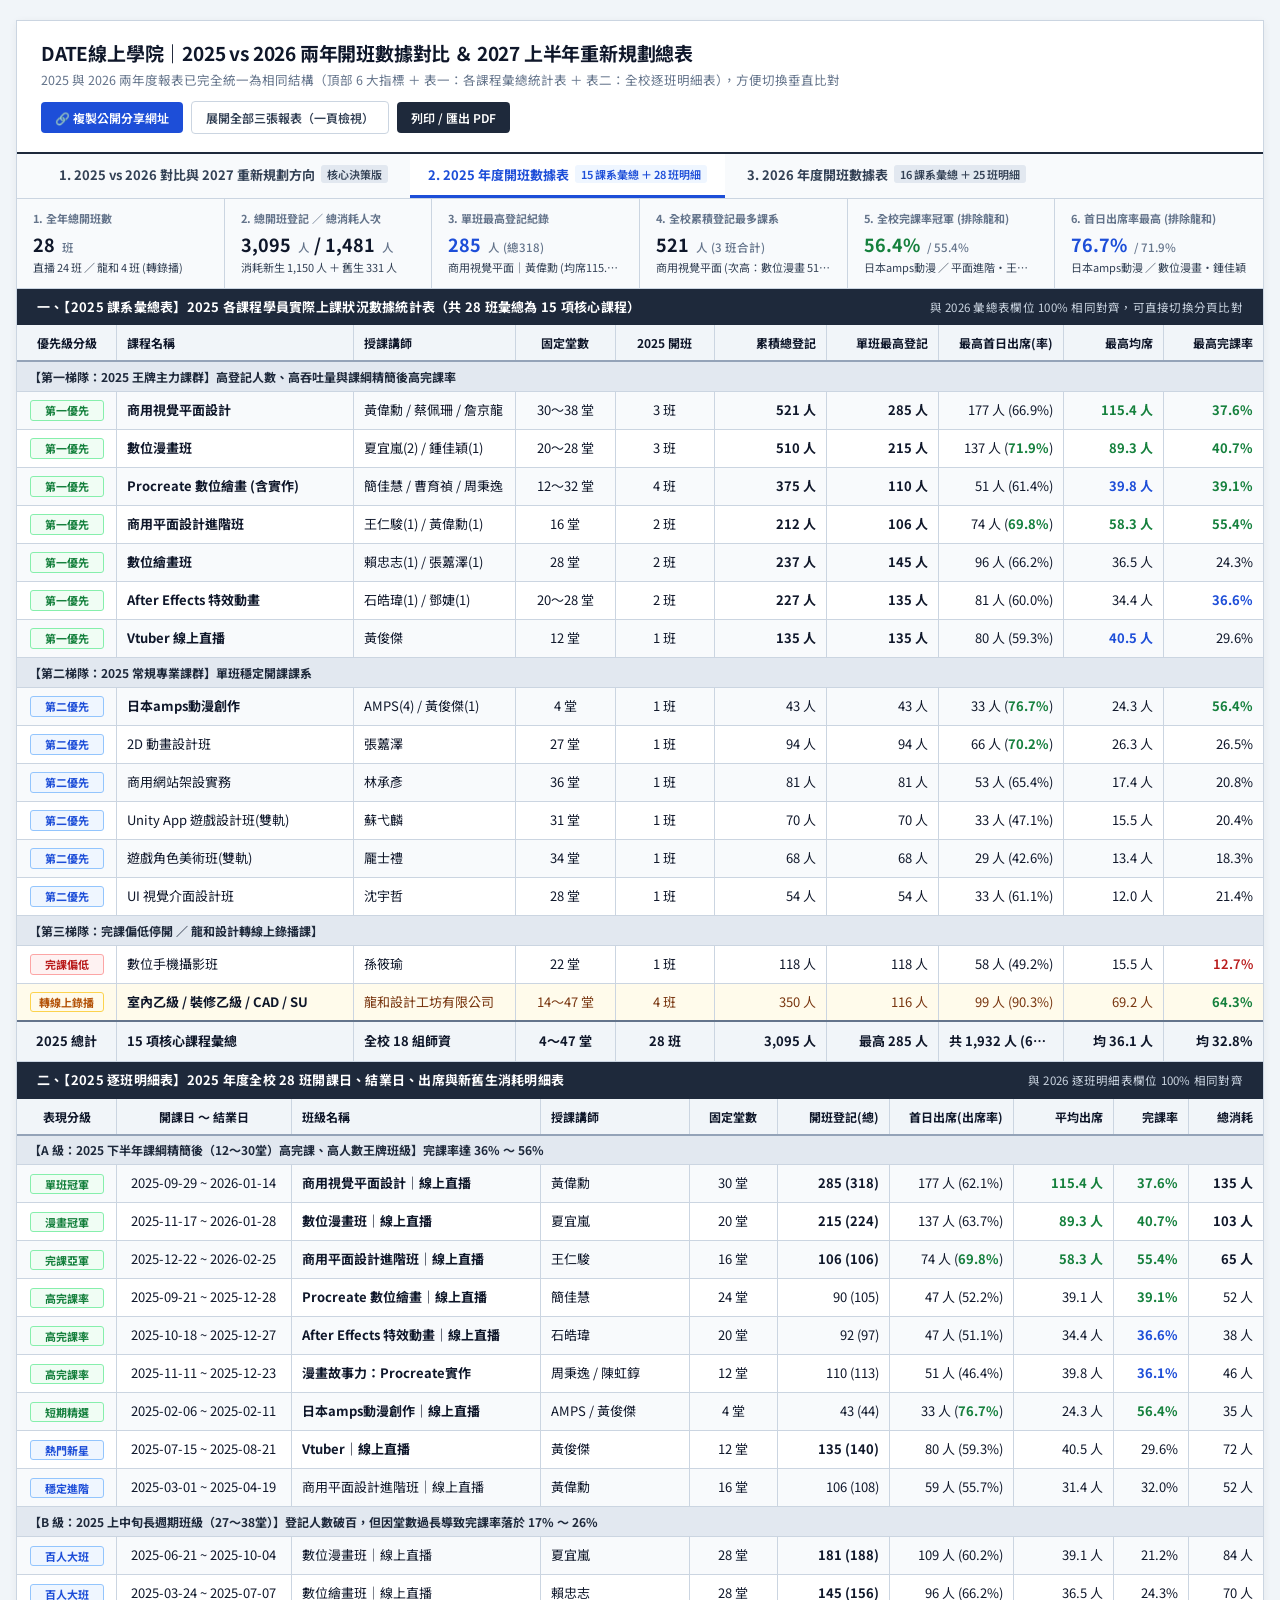
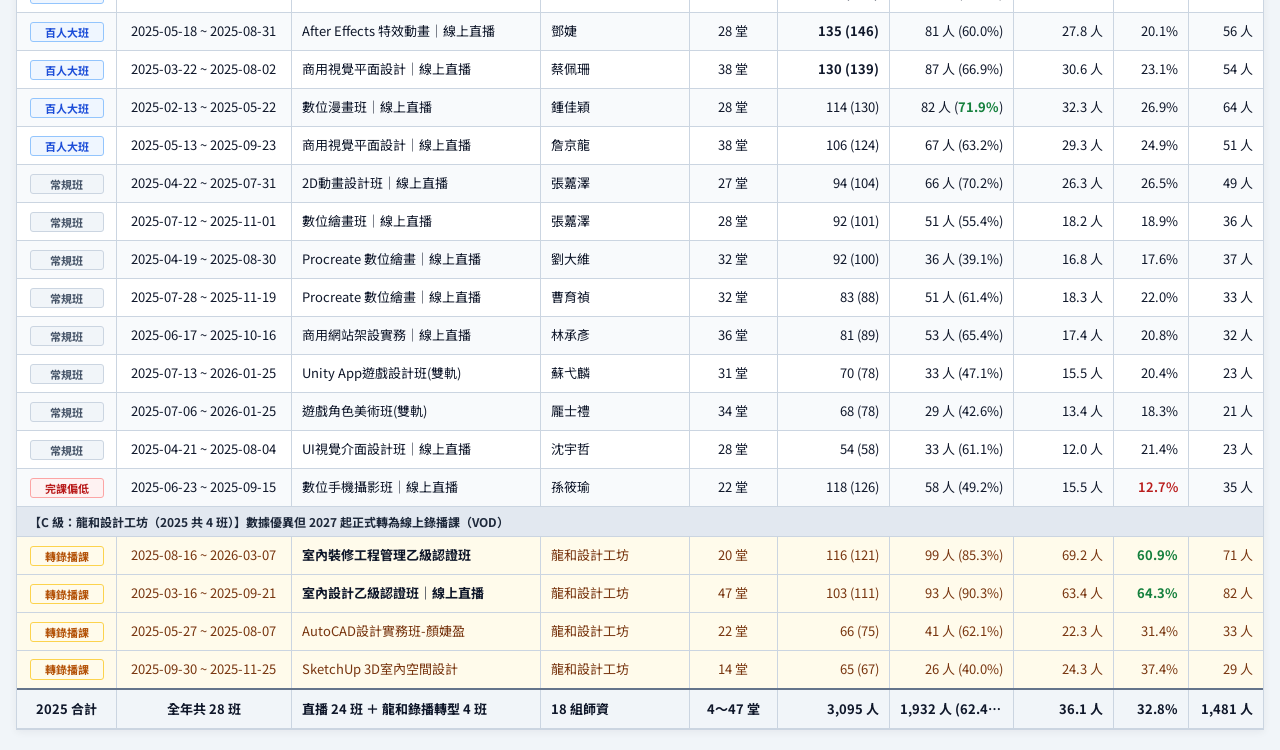
<file: static/schedule_2025_presentation.html>
<!DOCTYPE html>
<html lang="zh-TW">
<head>
<meta charset="UTF-8">
<meta name="viewport" content="width=device-width, initial-scale=1.0">
<title>DATE線上學院｜2025 vs 2026 兩年開班數據對比與 2027 上半年開班重規劃報表</title>
<link rel="preconnect" href="https://fonts.googleapis.com">
<link rel="preconnect" href="https://fonts.gstatic.com" crossorigin>
<link href="https://fonts.googleapis.com/css2?family=Noto+Sans+TC:wght@400;500;600;700&display=swap" rel="stylesheet">
<style>
  :root {
    --bg: #f1f5f9;
    --surface: #ffffff;
    --border: #cbd5e1;
    --border-light: #e2e8f0;
    --text-main: #0f172a;
    --text-sub: #334155;
    --text-muted: #64748b;
    --header-bg: #1e293b;
    --subhead-bg: #f8fafc;
    --primary: #1d4ed8;
    --primary-bg: #eff6ff;
    --green: #15803d;
    --green-bg: #f0fdf4;
    --amber: #b45309;
    --amber-bg: #fffbeb;
    --red: #b91c1c;
    --red-bg: #fef2f2;
    --purple: #6d28d9;
    --purple-bg: #f5f3ff;
  }

  * {
    box-sizing: border-box;
    margin: 0;
    padding: 0;
  }

  body {
    font-family: 'Noto Sans TC', -apple-system, BlinkMacSystemFont, sans-serif;
    background-color: var(--bg);
    color: var(--text-main);
    font-size: 13px;
    line-height: 1.45;
    padding: 20px 16px;
    -webkit-font-smoothing: antialiased;
  }

  .sheet {
    max-width: 1440px;
    margin: 0 auto;
    background: var(--surface);
    border: 1px solid var(--border);
    box-shadow: 0 2px 8px rgba(15, 23, 42, 0.06);
  }

  /* Sheet Header */
  .sheet-header {
    padding: 18px 24px;
    border-bottom: 2px solid var(--header-bg);
    display: flex;
    justify-content: space-between;
    align-items: center;
    background: #ffffff;
    flex-wrap: wrap;
    gap: 12px;
  }

  .sheet-title-group h1 {
    font-size: 19px;
    font-weight: 700;
    color: var(--text-main);
    letter-spacing: -0.01em;
  }

  .sheet-title-group p {
    font-size: 12.5px;
    color: var(--text-muted);
    margin-top: 4px;
  }

  .header-actions {
    display: flex;
    align-items: center;
    gap: 8px;
  }

  /* Navigation Tabs */
  .tab-bar {
    display: flex;
    background: #f8fafc;
    border-bottom: 1px solid var(--border);
    padding: 0 24px;
    gap: 4px;
  }

  .tab-btn {
    padding: 11px 18px;
    font-size: 13px;
    font-weight: 700;
    color: var(--text-sub);
    background: transparent;
    border: none;
    border-bottom: 3px solid transparent;
    cursor: pointer;
    transition: all 0.15s;
    font-family: inherit;
    display: inline-flex;
    align-items: center;
    gap: 6px;
  }

  .tab-btn:hover {
    color: var(--primary);
    background: #f1f5f9;
  }

  .tab-btn.active {
    color: var(--primary);
    border-bottom-color: var(--primary);
    background: #ffffff;
  }

  .tab-badge {
    font-size: 11px;
    padding: 1px 6px;
    border-radius: 3px;
    background: #e2e8f0;
    color: #334155;
    font-weight: 600;
  }

  .tab-btn.active .tab-badge {
    background: var(--primary-bg);
    color: var(--primary);
  }

  .btn-action {
    background: var(--header-bg);
    color: #ffffff;
    border: none;
    padding: 7px 14px;
    font-size: 12px;
    font-weight: 600;
    border-radius: 4px;
    cursor: pointer;
    font-family: inherit;
  }

  .btn-action.secondary {
    background: #ffffff;
    color: var(--text-sub);
    border: 1px solid var(--border);
  }

  .btn-action:hover {
    opacity: 0.9;
  }

  .view-panel {
    display: none;
  }

  .view-panel.active {
    display: block;
  }

  /* Summary KPI Strip (4 columns for Compare, 6 unified columns for 2025 & 2026) */
  .kpi-strip {
    display: grid;
    grid-template-columns: repeat(4, 1fr);
    border-bottom: 1px solid var(--border);
    background: var(--subhead-bg);
  }

  .kpi-strip-6 {
    display: grid;
    grid-template-columns: repeat(6, 1fr);
    border-bottom: 1px solid var(--border);
    background: var(--subhead-bg);
  }

  .kpi-cell {
    padding: 12px 16px;
    border-right: 1px solid var(--border);
    min-width: 0;
  }

  .kpi-cell:last-child {
    border-right: none;
  }

  .kpi-label {
    font-size: 11px;
    font-weight: 700;
    color: var(--text-muted);
    margin-bottom: 4px;
    white-space: nowrap;
    overflow: hidden;
    text-overflow: ellipsis;
  }

  .kpi-val {
    font-size: 18px;
    font-weight: 700;
    color: var(--text-main);
    font-variant-numeric: tabular-nums;
    white-space: nowrap;
    overflow: hidden;
    text-overflow: ellipsis;
  }

  .kpi-val span {
    font-size: 11.5px;
    font-weight: 500;
    color: var(--text-muted);
    margin-left: 3px;
  }

  .kpi-sub {
    font-size: 11px;
    color: var(--text-sub);
    margin-top: 3px;
    white-space: nowrap;
    overflow: hidden;
    text-overflow: ellipsis;
  }

  /* Section Title Bar */
  .section-bar {
    background: var(--header-bg);
    color: #ffffff;
    padding: 9px 20px;
    font-size: 13px;
    font-weight: 700;
    display: flex;
    justify-content: space-between;
    align-items: center;
    letter-spacing: 0.02em;
  }

  .section-bar span.note {
    font-size: 11.5px;
    font-weight: 400;
    color: #cbd5e1;
  }

  /* Strictly Aligned Fixed Data Tables */
  .table-wrap {
    width: 100%;
    overflow-x: auto;
  }

  table.grid-table {
    width: 100%;
    border-collapse: collapse;
    table-layout: fixed;
    font-variant-numeric: tabular-nums;
  }

  table.grid-table th,
  table.grid-table td {
    border-right: 1px solid var(--border);
    border-bottom: 1px solid var(--border);
    padding: 8px 10px;
    vertical-align: middle;
    overflow: hidden;
    text-overflow: ellipsis;
    white-space: nowrap;
  }

  table.grid-table th:last-child,
  table.grid-table td:last-child {
    border-right: none;
  }

  table.grid-table thead th {
    background: #f1f5f9;
    color: var(--text-main);
    font-weight: 700;
    font-size: 12px;
    border-bottom: 2px solid #94a3b8;
    height: 36px;
  }

  table.grid-table tbody tr {
    height: 38px;
    background: #ffffff;
  }

  table.grid-table tbody tr:nth-child(even) {
    background: #f8fafc;
  }

  table.grid-table tbody tr:hover {
    background: #eff6ff;
  }

  table.grid-table tbody tr.row-group-header {
    background: #e2e8f0;
    height: 30px;
  }

  table.grid-table tbody tr.row-group-header td {
    font-weight: 700;
    font-size: 12px;
    color: #1e293b;
    padding: 5px 12px;
  }

  table.grid-table tbody tr.row-total {
    background: #f1f5f9;
    border-top: 2px solid #64748b;
    font-weight: 700;
    height: 40px;
  }

  table.grid-table tbody tr.row-vod {
    background: #fffbeb;
    color: #78350f;
  }

  /* Alignment Utilities */
  .al-l { text-align: left; }
  .al-c { text-align: center; }
  .al-r { text-align: right; }

  /* Fixed Width Badges */
  .badge {
    display: inline-block;
    width: 74px;
    text-align: center;
    padding: 2px 0;
    font-size: 11px;
    font-weight: 700;
    border-radius: 3px;
    line-height: 1.3;
  }

  .b-t1 { background: var(--green-bg); color: var(--green); border: 1px solid #86efac; }
  .b-t2 { background: var(--primary-bg); color: var(--primary); border: 1px solid #93c5fd; }
  .b-t3 { background: #f1f5f9; color: #475569; border: 1px solid #cbd5e1; }
  .b-up { background: var(--purple-bg); color: var(--purple); border: 1px solid #c4b5fd; }
  .b-vod { background: var(--amber-bg); color: var(--amber); border: 1px solid #fcd34d; }
  .b-drop { background: var(--red-bg); color: var(--red); border: 1px solid #fca5a5; }

  .quota-pill {
    display: inline-block;
    width: 68px;
    text-align: center;
    padding: 2px 0;
    font-size: 12px;
    font-weight: 700;
    border-radius: 3px;
    background: #eff6ff;
    color: #1d4ed8;
    border: 1px solid #bfdbfe;
  }

  .quota-pill.q-high {
    background: #dcfce7;
    color: #15803d;
    border-color: #86efac;
  }

  .quota-pill.q-up {
    background: #f5f3ff;
    color: #6d28d9;
    border-color: #c4b5fd;
  }

  .num-strong { font-weight: 700; color: var(--text-main); }
  .num-hi { font-weight: 700; color: var(--green); }
  .num-blue { font-weight: 700; color: var(--primary); }
  .num-up { font-weight: 700; color: var(--purple); }
  .num-warn { font-weight: 700; color: var(--amber); }
  .num-low { font-weight: 600; color: var(--red); }

  /* Strategy Grid Cards */
  .strategy-grid {
    display: grid;
    grid-template-columns: repeat(3, 1fr);
    border-bottom: 1px solid var(--border);
  }

  .strategy-box {
    padding: 14px 18px;
    border-right: 1px solid var(--border);
    background: #ffffff;
  }

  .strategy-box:last-child {
    border-right: none;
  }

  .strategy-title {
    font-size: 13px;
    font-weight: 700;
    color: var(--text-main);
    margin-bottom: 6px;
    display: flex;
    align-items: center;
    justify-content: space-between;
  }

  .strategy-body {
    font-size: 12px;
    color: var(--text-sub);
    line-height: 1.55;
  }

  /* Cross-Year Footer Grid */
  .cross-year-grid {
    display: grid;
    grid-template-columns: repeat(5, 1fr);
    border-bottom: 1px solid var(--border);
  }

  .cy-box {
    padding: 11px 14px;
    border-right: 1px solid var(--border);
    background: #ffffff;
  }

  .cy-box:last-child {
    border-right: none;
  }

  .cy-date {
    font-size: 12px;
    font-weight: 700;
    color: var(--red);
    margin-bottom: 3px;
  }

  .cy-name {
    font-size: 12.5px;
    font-weight: 700;
    color: var(--text-main);
    margin-bottom: 2px;
    white-space: nowrap;
    overflow: hidden;
    text-overflow: ellipsis;
  }

  .cy-meta {
    font-size: 11.5px;
    color: var(--text-muted);
  }


  /* Interactive Insight Button & Modal Dialog */
  .cell-insight {
    cursor: pointer;
    position: relative;
    transition: background 0.15s;
  }
  .cell-insight:hover {
    background: #dbeafe !important;
  }
  .insight-preview {
    display: flex;
    align-items: center;
    justify-content: space-between;
    gap: 8px;
    width: 100%;
  }
  .insight-short {
    font-weight: 600;
    color: var(--text-main);
    overflow: hidden;
    text-overflow: ellipsis;
    white-space: nowrap;
    flex: 1;
  }
  .btn-detail {
    flex-shrink: 0;
    background: var(--primary);
    color: #ffffff;
    border: none;
    padding: 3px 9px;
    font-size: 11.5px;
    font-weight: 700;
    border-radius: 4px;
    cursor: pointer;
    display: inline-flex;
    align-items: center;
    gap: 4px;
    box-shadow: 0 1px 2px rgba(29, 78, 216, 0.2);
    transition: all 0.15s;
  }
  .btn-detail:hover {
    background: #1e40af;
    transform: translateY(-1px);
  }
  .insight-full-inline {
    display: none;
    white-space: normal;
    line-height: 1.55;
    padding: 6px 2px;
    color: var(--text-main);
    font-size: 12.5px;
  }
  table.grid-table.expand-inline tbody tr {
    height: auto;
  }
  table.grid-table.expand-inline td.cell-insight {
    white-space: normal;
    overflow: visible;
  }
  table.grid-table.expand-inline .insight-preview {
    display: none;
  }
  table.grid-table.expand-inline .insight-full-inline {
    display: block;
  }

  /* Modal Overlay & Dialog Box */
  .modal-overlay {
    display: none;
    position: fixed;
    inset: 0;
    background: rgba(15, 23, 42, 0.55);
    backdrop-filter: blur(2px);
    z-index: 9999;
    align-items: center;
    justify-content: center;
    padding: 20px;
  }
  .modal-overlay.open {
    display: flex;
  }
  .modal-card {
    background: #ffffff;
    width: 100%;
    max-width: 720px;
    border-radius: 8px;
    border: 1px solid var(--border);
    box-shadow: 0 20px 40px rgba(15, 23, 42, 0.25);
    overflow: hidden;
    animation: modalPop 0.16s ease-out;
  }
  @keyframes modalPop {
    from { opacity: 0; transform: scale(0.96) translateY(6px); }
    to { opacity: 1; transform: scale(1) translateY(0); }
  }
  .modal-head {
    background: var(--header-bg);
    color: #ffffff;
    padding: 16px 22px;
    display: flex;
    justify-content: space-between;
    align-items: flex-start;
    gap: 12px;
  }
  .modal-title-wrap h3 {
    font-size: 18px;
    font-weight: 700;
    margin-top: 6px;
    color: #ffffff;
  }
  .modal-meta {
    font-size: 12.5px;
    color: #cbd5e1;
    margin-top: 4px;
  }
  .modal-close {
    background: rgba(255,255,255,0.12);
    color: #ffffff;
    border: 1px solid rgba(255,255,255,0.2);
    width: 32px;
    height: 32px;
    border-radius: 6px;
    font-size: 16px;
    font-weight: 700;
    cursor: pointer;
    flex-shrink: 0;
  }
  .modal-close:hover {
    background: rgba(255,255,255,0.22);
  }
  .modal-body {
    padding: 20px 22px;
  }
  .modal-compare-grid {
    display: grid;
    grid-template-columns: 1fr 1fr;
    gap: 12px;
    margin-bottom: 16px;
  }
  .modal-stat-box {
    background: #f8fafc;
    border: 1px solid var(--border);
    border-radius: 6px;
    padding: 12px 14px;
  }
  .modal-stat-box .yr-label {
    font-size: 11.5px;
    font-weight: 700;
    color: var(--text-muted);
    margin-bottom: 4px;
  }
  .modal-stat-box .yr-val {
    font-size: 15px;
    font-weight: 700;
    color: var(--text-main);
  }
  .modal-stat-box .yr-sub {
    font-size: 12px;
    color: var(--text-sub);
    margin-top: 4px;
  }
  .modal-section {
    background: #ffffff;
    border: 1px solid var(--border);
    border-left: 4px solid var(--primary);
    border-radius: 6px;
    padding: 14px 16px;
    margin-bottom: 12px;
  }
  .modal-section.plan-sec {
    border-left-color: var(--green);
    background: #f0fdf4;
  }
  .modal-section h4 {
    font-size: 13.5px;
    font-weight: 700;
    color: var(--text-main);
    margin-bottom: 6px;
  }
  .modal-section p {
    font-size: 13.5px;
    line-height: 1.65;
    color: #1e293b;
  }
  .modal-foot {
    background: #f8fafc;
    border-top: 1px solid var(--border);
    padding: 12px 22px;
    display: flex;
    justify-content: space-between;
    align-items: center;
  }
  .modal-nav-btns {
    display: flex;
    gap: 8px;
  }


  /* Gantt & Pre-schedule Styles */
  .gantt-bar {
    display: block;
    height: 22px;
    line-height: 22px;
    border-radius: 4px;
    font-size: 11px;
    font-weight: 700;
    text-align: center;
    padding: 0 6px;
    white-space: nowrap;
    overflow: hidden;
    text-overflow: ellipsis;
  }
  .g-ongoing {
    background: #fee2e2;
    color: #991b1b;
    border: 1px dashed #f87171;
  }
  .g-t1 {
    background: #dcfce7;
    color: #166534;
    border: 1px solid #86efac;
  }
  .g-up {
    background: #f3e8ff;
    color: #6b21a8;
    border: 1px solid #c084fc;
  }
  .g-t2 {
    background: #dbeafe;
    color: #1e40af;
    border: 1px solid #93c5fd;
  }
  .month-tag {
    display: inline-block;
    width: 78px;
    text-align: center;
    padding: 2px 0;
    border-radius: 3px;
    font-size: 11.5px;
    font-weight: 700;
    background: #1e293b;
    color: #ffffff;
  }
  .month-tag.m-q1 { background: #1d4ed8; }
  .month-tag.m-q2 { background: #0f766e; }

  @media print {
    body { background: #fff; padding: 0; }
    .sheet { box-shadow: none; border: 1px solid #000; }
    .header-actions, .tab-bar { display: none; }
    .view-panel { display: block !important; page-break-after: always; }
  }
</style>
</head>
<body>

<div class="sheet">

  <!-- Top Header -->
  <div class="sheet-header">
    <div class="sheet-title-group">
      <h1>DATE線上學院｜2025 vs 2026 兩年開班數據對比 ＆ 2027 上半年重新規劃總表</h1>
      <p>2025 與 2026 兩年度報表已完全統一為相同結構（頂部 6 大指標 ＋ 表一：各課程彙總統計表 ＋ 表二：全校逐班明細表），方便切換垂直比對</p>
    </div>
    <div class="header-actions">
      <button class="btn-action" style="background:var(--primary);" onclick="copyShareLink(this)">🔗 複製公開分享網址</button>
      <button class="btn-action secondary" onclick="toggleAllViews()" id="btnExpandAll">展開全部三張報表（一頁檢視）</button>
      <button class="btn-action" onclick="window.print()">列印 / 匯出 PDF</button>
    </div>
  </div>

  <!-- Tab Navigation -->
  <div class="tab-bar">
    <button class="tab-btn" onclick="switchTab('tab-compare', this)">
      1. 2025 vs 2026 對比與 2027 重新規劃方向 <span class="tab-badge">核心決策版</span>
    </button>
    <button class="tab-btn active" onclick="switchTab('tab-2025', this)">
      2. 2025 年度開班數據表 <span class="tab-badge">15 課系彙總 ＋ 28 班明細</span>
    </button>
    <button class="tab-btn" onclick="switchTab('tab-2026', this)">
      3. 2026 年度開班數據表 <span class="tab-badge">16 課系彙總 ＋ 25 班明細</span>
    </button>
  </div>

  <!-- ========================================================================= -->
  <!-- VIEW 1: 2025 vs 2026 COMPARISON & RE-PLANNED 2027 H1 DIRECTION            -->
  <!-- ========================================================================= -->
  <div id="tab-compare" class="view-panel">

    <!-- KPI Strip: 2025 vs 2026 Comparison -->
    <div class="kpi-strip">
      <div class="kpi-cell">
        <div class="kpi-label">2025 全年總開班 / 總登記人次</div>
        <div class="kpi-val">28 <span>班</span> / 3,095 <span>人</span></div>
        <div class="kpi-sub">直播課 24 班 (2,745人) ＋ 龍和 4 班 (350人)</div>
      </div>
      <div class="kpi-cell">
        <div class="kpi-label">2026 全年總開班 / 總登記人次</div>
        <div class="kpi-val">25 <span>班</span> / 2,397 <span>人</span></div>
        <div class="kpi-sub">直播課 23 班 (2,239人) ＋ 龍和 2 班 (158人)</div>
      </div>
      <div class="kpi-cell">
        <div class="kpi-label">兩年交叉比對最大發現（結構診斷）</div>
        <div class="kpi-val" style="color:var(--purple);">堂數精簡 ➔ 完課翻倍</div>
        <div class="kpi-sub">28~32堂改為16~24堂後，完課率由 20% 躍升至 42~60%</div>
      </div>
      <div class="kpi-cell">
        <div class="kpi-label">2027 上半年修正後建議總開班數</div>
        <div class="kpi-val" style="color:var(--green);">15 ～ 17 <span>班 (直播)</span></div>
        <div class="kpi-sub">補回 2026 少開的「數位漫畫」與「Procreate」產能</div>
      </div>
    </div>

    <!-- Three Strategic Insights from Comparing 2025 & 2026 -->
    <div class="section-bar">
      <span>一、2025 vs 2026 兩年數據交叉比對：三大重新規劃方向（為什麼只看 2026 會漏掉黃金課？）</span>
      <span class="note">加入 2025 數據後，修正了 3 項重大排課盲點</span>
    </div>
    <div class="strategy-grid">
      <div class="strategy-box">
        <div class="strategy-title">
          <span>方向一：補回 2026 少開的「高吞吐黃金課」</span>
          <span class="badge b-up">產能回補</span>
        </div>
        <div class="strategy-body">
          • <b>數位漫畫班</b>：2025 開 <b>3 班狂吸 510 人登記</b>（夏宜嵐 20堂單班 215 人、完課 40.7%），但 2026 全年竟只開 1 班（71人）！<b>2027 上半年應由 1 班上調為【必開 2 班】</b>。<br>
          • <b>Procreate 繪畫</b>：2025 開 <b>4 班吸納 375 人</b>，2026 僅開 1 班（121人，完課 43.7%）。市場胃納量極大，<b>2027 上半年鎖定【必開 2 班】</b>。
        </div>
      </div>
      <div class="strategy-box">
        <div class="strategy-title">
          <span>方向二：全面確立「16～24堂」高完課課綱規格</span>
          <span class="badge b-t1">完課率翻倍</span>
        </div>
        <div class="strategy-body">
          • 兩年對比證明：2025 上半年 28～38 堂長課完課率僅 <b>17%～24%</b>。<br>
          • 2025 下半年起將課綱精簡為 <b>16～24 堂</b>後：<b>Procreate</b> 完課率由 17.6% ➔ <b>43.7%</b>、<b>UI設計</b> 由 21.4% ➔ <b>42.2%</b>、<b>AE特效</b> 由 20.1% ➔ <b>36.6%</b>、<b>數位漫畫</b> 由 21.2% ➔ <b>40.7%</b>！2027 全面沿用新堂數。
        </div>
      </div>
      <div class="strategy-box">
        <div class="strategy-title">
          <span>方向三：強化「基礎引流 ➔ 進階收割」雙引擎</span>
          <span class="badge b-t2">舊生高轉化</span>
        </div>
        <div class="strategy-body">
          • <b>平面設計線</b>：兩年 6 班基礎班（833人）直接餵養 <b>商用平面進階（16堂｜王仁駿）</b>，連續三期穩定破百人（106人➔106人➔97人），完課率高達 <b>45.5%～55.4%</b>，<b>升級為第一優先（1～2班）</b>。<br>
          • <b>Vtuber 線</b>：由 2025 單一課（135人）進化為 2026 三部曲（925人），2027 維持 <b>3～4 班階梯排課</b>。
        </div>
      </div>
    </div>

    <!-- Table A: 2025 vs 2026 Course-by-Course Comparison & Re-planned 2027 H1 Quotas -->
    <div class="section-bar">
      <span>二、2025 vs 2026 各課系兩年表現對比 ＆ 2027 上半年重新規劃開班數總表（點擊最右欄可開啟對話框查看完整結論）</span>
      <div style="display:flex;align-items:center;gap:10px;">
        <span class="note">點擊任一課程之「💬 查看結論與規劃」按鈕即可彈出完整分析對話框</span>
        <button class="btn-action" style="background:#3b82f6;padding:4px 10px;font-size:11.5px;" onclick="toggleInlineInsights(this)">📖 一鍵展開所有結論文字</button>
      </div>
    </div>
    <div class="table-wrap">
      <table class="grid-table" id="compareMainTable">
        <colgroup>
          <col style="width: 8%;">
          <col style="width: 17%;">
          <col style="width: 11%;">
          <col style="width: 7%;">
          <col style="width: 13%;">
          <col style="width: 13%;">
          <col style="width: 9%;">
          <col style="width: 22%;">
        </colgroup>
        <thead>
          <tr>
            <th class="al-c">重規劃梯隊</th>
            <th class="al-l">核心課程名稱</th>
            <th class="al-l">主力對接師資</th>
            <th class="al-c">固定堂數</th>
            <th class="al-r">2025 全年實績 (班數/登記/完課)</th>
            <th class="al-r">2026 全年實績 (班數/登記/完課)</th>
            <th class="al-c">2027 H1 建議班數</th>
            <th class="al-l">兩年數據比對結論 ＆ 重新規劃開班方向</th>
          </tr>
        </thead>
        <tbody>
          <tr class="row-group-header">
            <td colspan="8">【第一優先：王牌必開課群】兩年驗證高人數、高完課，2027 上半年建議開 12 ～ 13 班（含 3 項依 2025 數據上調課程）</td>
          </tr>
          <tr>
            <td class="al-c"><span class="badge b-t1">第一優先</span></td>
            <td class="al-l num-strong">商用視覺平面設計 (含AI)</td>
            <td class="al-l">黃偉勳 / 曾國軒</td>
            <td class="al-c">27～30 堂</td>
            <td class="al-r">3班 / <span class="num-strong">521人</span> / 37.6%</td>
            <td class="al-r">3班 / <span class="num-strong">312人</span> / 32.2%</td>
            <td class="al-c"><span class="quota-pill q-high">必開 2 班</span></td>
            <td class="al-l cell-insight" onclick="openCourseModal(0)">
              <div class="insight-preview"><span class="insight-short">兩年 833 人全校第一！黃偉勳單班 285 人</span><button class="btn-detail">💬 結論與規劃</button></div>
              <div class="insight-full-inline"><b>【結論】</b>2025(3班521人)＋2026(3班312人)兩年共吸納 833 人居全校之冠！黃偉勳老師 30 堂單班創 285 人登記、均席 115.4 人、消耗 135 人最高紀錄。<br><b>【規劃】</b>2027 H1 必開 2 班（主力指名黃偉勳老師＋1班 AI 平面），注意避開 2027/03/04 黃貴濃在途班結業日。</div>
            </td>
          </tr>
          <tr>
            <td class="al-c"><span class="badge b-up">★ 修正上調</span></td>
            <td class="al-l num-strong">數位漫畫班</td>
            <td class="al-l">夏宜嵐 / 羅品傑</td>
            <td class="al-c">20 堂</td>
            <td class="al-r">3班 / <span class="num-up">510人</span> / <span class="num-hi">40.7%</span></td>
            <td class="al-r">1班 / 71人 / 在途</td>
            <td class="al-c"><span class="quota-pill q-up">必開 2 班</span></td>
            <td class="al-l cell-insight" onclick="openCourseModal(1)">
              <div class="insight-preview"><span class="insight-short">25年3班510人，26年僅開1班！產能回補</span><button class="btn-detail">💬 結論與規劃</button></div>
              <div class="insight-full-inline"><b>【結論】</b>單看 2026 僅 11 月開 1 班(71人)容易低估；加入 2025 數據發現全年開 3 班狂吸 510 人、消耗 251 人！尤其夏宜嵐老師改 20 堂後單班衝 215 人、均席 89.3 人、完課率達 40.7%。<br><b>【規劃】</b>★修正上調：待羅品傑在途班 2027/01/23 結業後，2027 H1 大幅上調為「必開 2 班」（優先邀約夏宜嵐老師）。</div>
            </td>
          </tr>
          <tr>
            <td class="al-c"><span class="badge b-up">★ 修正上調</span></td>
            <td class="al-l num-strong">Procreate 數位繪畫</td>
            <td class="al-l">曹育禎 / 簡佳慧</td>
            <td class="al-c">24 堂</td>
            <td class="al-r">4班 / <span class="num-up">375人</span> / 39.1%</td>
            <td class="al-r">1班 / 121人 / <span class="num-hi">43.7%</span></td>
            <td class="al-c"><span class="quota-pill q-up">必開 2 班</span></td>
            <td class="al-l cell-insight" onclick="openCourseModal(2)">
              <div class="insight-preview"><span class="insight-short">24堂完課率飆至43.7%！25年證實可開4班</span><button class="btn-detail">💬 結論與規劃</button></div>
              <div class="insight-full-inline"><b>【結論】</b>2025 開 4 班吸納 375 人，但 2026 全年僅開 1 班(121人)供給不足！且堂數由 32 堂精簡為 24 堂後，完課率由 17.6% 翻倍至 43.7%（曹育禎）、39.1%（簡佳慧）。<br><b>【規劃】</b>★修正上調：鎖定 24 堂黃金課綱，2027 H1 明確規劃「必開 2 班」（曹育禎、簡佳慧輪動開課）。</div>
            </td>
          </tr>
          <tr>
            <td class="al-c"><span class="badge b-up">★ 修正上調</span></td>
            <td class="al-l num-strong">商用平面設計進階班</td>
            <td class="al-l">王仁駿 / 黃偉勳</td>
            <td class="al-c">16 堂</td>
            <td class="al-r">2班 / <span class="num-strong">212人</span> / <span class="num-hi">55.4%</span></td>
            <td class="al-r">1班 / 97人 / <span class="num-hi">45.5%</span></td>
            <td class="al-c"><span class="quota-pill q-up">1 ～ 2 班</span></td>
            <td class="al-l cell-insight" onclick="openCourseModal(3)">
              <div class="insight-preview"><span class="insight-short">連三期破百人、完課率55.4%，升第一優先</span><button class="btn-detail">💬 結論與規劃</button></div>
              <div class="insight-full-inline"><b>【結論】</b>兩年共開 3 期（25年黃偉勳106人、25年王仁駿106人、26年王仁駿97人），期期穩定破百人！王仁駿老師完課率更高達 55.4% 與 45.5%，完美承接基礎平面班結業舊生。<br><b>【規劃】</b>★修正上調：由第二優先升列「第一優先・建議 1～2 班」，直接銜接商用視覺平面設計結業檔期。</div>
            </td>
          </tr>
          <tr>
            <td class="al-c"><span class="badge b-t1">第一優先</span></td>
            <td class="al-l num-strong">Vtuber 創作全攻略</td>
            <td class="al-l">黃俊傑</td>
            <td class="al-c">8 堂</td>
            <td class="al-r">1班 / 135人 / 29.6%</td>
            <td class="al-r">2班 / <span class="num-strong">260人</span> / <span class="num-hi">59.8%</span></td>
            <td class="al-c"><span class="quota-pill q-high">1 ～ 2 班</span></td>
            <td class="al-l cell-insight" onclick="openCourseModal(4)">
              <div class="insight-preview"><span class="insight-short">8堂引流完課率翻倍至59.8%，首波流量入口</span><button class="btn-detail">💬 結論與規劃</button></div>
              <div class="insight-full-inline"><b>【結論】</b>2025 開 12 堂(135人，完課率僅 29.6%)；2026 改為 8 堂短週期引流課後，單班衝上 200 人、平均出席 120.5 人、完課率翻倍至 59.8%，全年消耗 162 名新生！<br><b>【規劃】</b>2027 H1 建議開 1～2 班（固定 8 堂），作為黃俊傑老師三部曲之第 1 棒引流課（建議 2 月率先開出）。</div>
            </td>
          </tr>
          <tr>
            <td class="al-c"><span class="badge b-t1">第一優先</span></td>
            <td class="al-l num-strong">V皮角色繪製</td>
            <td class="al-l">黃俊傑</td>
            <td class="al-c">16 堂</td>
            <td class="al-r">未獨立拆班 (含於Vtuber)</td>
            <td class="al-r">2班 / <span class="num-strong">282人</span> / <span class="num-hi">60.9%</span></td>
            <td class="al-c"><span class="quota-pill q-high">1 ～ 2 班</span></td>
            <td class="al-l cell-insight" onclick="openCourseModal(5)">
              <div class="insight-preview"><span class="insight-short">單班229人、完課60.9%全校雙冠王！</span><button class="btn-detail">💬 結論與規劃</button></div>
              <div class="insight-full-inline"><b>【結論】</b>2026 從 Vtuber 獨立拆出 16 堂專班後大爆發，首班即創下 229 人登記、首日出席 175 人(76.4%)、均席 140.8 人、完課率 60.9% 全校第一紀錄！<br><b>【規劃】</b>2027 H1 建議開 1～2 班（固定 16 堂），排在「Vtuber 創作全攻略」結業後無縫接棒，轉化率最高。</div>
            </td>
          </tr>
          <tr>
            <td class="al-c"><span class="badge b-t1">第一優先</span></td>
            <td class="al-l num-strong">Live2D 動畫製作</td>
            <td class="al-l">黃俊傑</td>
            <td class="al-c">16 堂</td>
            <td class="al-r">未獨立拆班 (含於Vtuber)</td>
            <td class="al-r">2班 / <span class="num-strong">283人</span> / <span class="num-hi">54.6%</span></td>
            <td class="al-c"><span class="quota-pill">必開 1 班</span></td>
            <td class="al-l cell-insight" onclick="openCourseModal(6)">
              <div class="insight-preview"><span class="insight-short">單班228人、完課54.6%，Q2接續V皮開班</span><button class="btn-detail">💬 結論與規劃</button></div>
              <div class="insight-full-inline"><b>【結論】</b>2026 開設 2 班共 283 人登記，首班 228 人、平均出席 122.7 人、完課率高達 54.6%，為 V皮角色繪製結業學員的標準進階動線。<br><b>【規劃】</b>因跨年在途班於 2027/01/29 結業，2027 H1 建議開「必開 1 班」（固定 16 堂），安排於 Q2 承接 V皮結業學員。</div>
            </td>
          </tr>
          <tr>
            <td class="al-c"><span class="badge b-t1">第一優先</span></td>
            <td class="al-l num-strong">數位繪畫班</td>
            <td class="al-l">張博涵 / 賴忠志</td>
            <td class="al-c">20 堂</td>
            <td class="al-r">2班 / <span class="num-strong">237人</span> / 24.3%</td>
            <td class="al-r">1班 / <span class="num-strong">172人</span> / 31.0%</td>
            <td class="al-c"><span class="quota-pill">1 ～ 2 班</span></td>
            <td class="al-l cell-insight" onclick="openCourseModal(7)">
              <div class="insight-preview"><span class="insight-short">28堂改20堂後單班衝172人，與Procreate錯開</span><button class="btn-detail">💬 結論與規劃</button></div>
              <div class="insight-full-inline"><b>【結論】</b>2025 開 2 班 28 堂（賴忠志145人/完課24.3%、張䕒澤92人/完課18.9%）；2026 張博涵改為 20 堂後，單班躍升至 172 人、均席 55.6 人、完課率提升至 31.0%。<br><b>【規劃】</b>2027 H1 建議開 1～2 班（固定 20 堂），請產品部將開課月份與「Procreate 數位繪畫」錯開 1 個月以上。</div>
            </td>
          </tr>
          <tr>
            <td class="al-c"><span class="badge b-t1">第一優先</span></td>
            <td class="al-l num-strong">AI 遊戲設計班 (原Unity雙軌)</td>
            <td class="al-l">葉繁晟</td>
            <td class="al-c">24 堂</td>
            <td class="al-r">1班 / 70人 / 20.4%</td>
            <td class="al-r">1班 / <span class="num-strong">160人</span> / 33.4%</td>
            <td class="al-c"><span class="quota-pill">必開 1 班</span></td>
            <td class="al-l cell-insight" onclick="openCourseModal(8)">
              <div class="insight-preview"><span class="insight-short">Unity轉型AI遊戲後暴增至160人(+128%)</span><button class="btn-detail">💬 結論與規劃</button></div>
              <div class="insight-full-inline"><b>【結論】</b>2025 傳統 Unity 雙軌班(31堂)僅 70 人登記、完課率 20.4%；2026 升級為葉繁晟老師「AI 遊戲設計班(24堂)」後，單班暴增至 160 人(+128%)、完課率升至 33.4%！<br><b>【規劃】</b>2027 H1 建議「必開 1 班」（固定 24 堂），建議避開遊戲角色美術在途班(2027/03/23 結業)，於 3 月底後開課。</div>
            </td>
          </tr>

          <tr class="row-group-header">
            <td colspan="8">【第二優先：高出席口碑課群】堂數精簡後完課率達 36%～47%，2027 上半年建議各開 1 班（合計 4 班）</td>
          </tr>
          <tr>
            <td class="al-c"><span class="badge b-t2">第二優先</span></td>
            <td class="al-l num-strong">AI 品牌系統創建</td>
            <td class="al-l">王仁駿</td>
            <td class="al-c">18 堂</td>
            <td class="al-r">2026 全新開發課系</td>
            <td class="al-r">1班 / 91人 / <span class="num-hi">40.8%</span></td>
            <td class="al-c"><span class="quota-pill">建議 1 班</span></td>
            <td class="al-l cell-insight" onclick="openCourseModal(9)">
              <div class="insight-preview"><span class="insight-short">首日出席率84.6%全校第一！與平面進階錯開</span><button class="btn-detail">💬 結論與規劃</button></div>
              <div class="insight-full-inline"><b>【結論】</b>2026 新開設即創下 84.6% 全校最高首日出席率（91人登記、77人首日到課），完課率 40.8%，單班消耗高達 63 名純新生，學員黏著度極強。<br><b>【規劃】</b>2027 H1 建議開 1 班（固定 18 堂），因與「商用平面進階班」同為王仁駿老師授課，請產品部將兩班排於一季一班錯開。</div>
            </td>
          </tr>
          <tr>
            <td class="al-c"><span class="badge b-t2">第二優先</span></td>
            <td class="al-l num-strong">After Effects 特效動畫</td>
            <td class="al-l">石皓瑋 / 鄧婕</td>
            <td class="al-c">20 堂</td>
            <td class="al-r">2班 / <span class="num-strong">227人</span> / <span class="num-blue">36.6%</span></td>
            <td class="al-r">1班 / 59人 / 在途</td>
            <td class="al-c"><span class="quota-pill">建議 1 班</span></td>
            <td class="al-l cell-insight" onclick="openCourseModal(10)">
              <div class="insight-preview"><span class="insight-short">25年2班227人！改20堂完課率升至36.6%</span><button class="btn-detail">💬 結論與規劃</button></div>
              <div class="insight-full-inline"><b>【結論】</b>2025 開 2 班共吸納 227 人（鄧婕28堂135人/完課20.1%、石皓瑋20堂92人/完課36.6%）；證實改為 20 堂後完課率大幅提升 +16.5%，且影視特效需求穩定。<br><b>【規劃】</b>2027 H1 建議穩開 1 班（固定 20 堂｜石皓瑋老師），填補動態設計與影視剪輯特效課群需求。</div>
            </td>
          </tr>
          <tr>
            <td class="al-c"><span class="badge b-t2">第二優先</span></td>
            <td class="al-l num-strong">日本動畫職人養成班</td>
            <td class="al-l">涂國雄 ＋ 邱文美</td>
            <td class="al-c">16 堂</td>
            <td class="al-r">1班 / 43人 / <span class="num-hi">56.4%</span> (4堂)</td>
            <td class="al-r">1班 / 68人 / <span class="num-hi">47.1%</span></td>
            <td class="al-c"><span class="quota-pill">建議 1 班</span></td>
            <td class="al-l cell-insight" onclick="openCourseModal(11)">
              <div class="insight-preview"><span class="insight-short">雙師綜合班完課率47.1%，遠勝單一背景美術</span><button class="btn-detail">💬 結論與規劃</button></div>
              <div class="insight-full-inline"><b>【結論】</b>2025 日本amps短期班完課率 56.4%；2026「涂國雄＋邱文美」雙師綜合班(16堂)首日出席率 77.9%、完課率 47.1%，明顯優於單一主題「背景美術(47人/完課37.6%)」。<br><b>【規劃】</b>2027 H1 建議集中資源開立「日本動畫職人養成班(雙師 16 堂)」1 班，不另拆單一背景美術小班。</div>
            </td>
          </tr>
          <tr>
            <td class="al-c"><span class="badge b-t2">第二優先</span></td>
            <td class="al-l num-strong">UI 視覺介面設計班</td>
            <td class="al-l">沈宇哲</td>
            <td class="al-c">20 堂</td>
            <td class="al-r">1班 / 54人 / 21.4% (28堂)</td>
            <td class="al-r">1班 / 61人 / <span class="num-hi">42.2%</span></td>
            <td class="al-c"><span class="quota-pill">建議 1 班</span></td>
            <td class="al-l cell-insight" onclick="openCourseModal(12)">
              <div class="insight-preview"><span class="insight-short">28堂改20堂後完課率翻倍至42.2%！</span><button class="btn-detail">💬 結論與規劃</button></div>
              <div class="insight-full-inline"><b>【結論】</b>同為沈宇哲老師授課，2025 開 28 堂時完課率僅 21.4%(54人)；2026 精簡為 20 堂後，首日出席率躍升至 73.8%(61人)、完課率直接翻倍至 42.2%！<br><b>【規劃】</b>2027 H1 建議開 1 班（固定 20 堂｜沈宇哲老師），作為 UI/UX 介面設計領域代表班次。</div>
            </td>
          </tr>

          <tr class="row-group-header">
            <td colspan="8">【第三優先 ／ 轉錄播課 ／ 建議停開】依據兩年數據淘汰低完課課系，釋出直播排課名額</td>
          </tr>
          <tr>
            <td class="al-c"><span class="badge b-t3">視檔期候補</span></td>
            <td class="al-l">2D動畫 / 網站架設 / 角色美術</td>
            <td class="al-l">張䕒澤 / 林承彥 / 龎士禮</td>
            <td class="al-c">20～28 堂</td>
            <td class="al-r">3班 / 243人 / 21.9%</td>
            <td class="al-r">3班 / 125人 / 30.1%</td>
            <td class="al-c"><span class="quota-pill" style="background:#f1f5f9;color:#475569;border-color:#cbd5e1;">0 ～ 1 班</span></td>
            <td class="al-l cell-insight" onclick="openCourseModal(13)">
              <div class="insight-preview"><span class="insight-short">兩年人數收斂(81➔50人)，視檔期擇優候補</span><button class="btn-detail">💬 結論與規劃</button></div>
              <div class="insight-full-inline"><b>【結論】</b>對比兩年數據：商用網站架設由 81人(25年) 降至 50人(26年)，2D動畫由 94人 降至 56人，遊戲角色美術由 68人 降至 19人，整體招生規模呈收斂趨勢。<br><b>【規劃】</b>列為第三優先觀察候補（0～1 班），僅在第一、二優先排滿後仍有檔期空缺時，才擇優開出 1 班。</div>
            </td>
          </tr>
          <tr>
            <td class="al-c"><span class="badge b-drop">建議停開</span></td>
            <td class="al-l">數位手機攝影 / 3D Blender</td>
            <td class="al-l">孫筱瑜 / 賀聖倫</td>
            <td class="al-c">20～22 堂</td>
            <td class="al-r">1班 / 118人 / <span class="num-low">12.7%</span></td>
            <td class="al-r">1班 / <span class="num-low">30人</span> / 在途</td>
            <td class="al-c"><span class="badge b-drop">0 班 (停開)</span></td>
            <td class="al-l cell-insight" onclick="openCourseModal(14)">
              <div class="insight-preview"><span class="insight-short">手機攝影完課僅12.7%全校最低，建議停開</span><button class="btn-detail">💬 結論與規劃</button></div>
              <div class="insight-full-inline"><b>【結論】</b>2025「數位手機攝影班」雖有 118 人登記，但平均出席僅 15.5 人、完課率僅 12.7%（兩年全校最低）；2026「3D Blender」登記僅 30 人，未達直播經濟規模。<br><b>【規劃】</b>2027 上半年明確建議「停開（0 班）」，將推廣資源與排課檔期全數集中於高完課核心課系。</div>
            </td>
          </tr>
          <tr class="row-vod">
            <td class="al-c"><span class="badge b-vod">轉線上錄播</span></td>
            <td class="al-l num-strong">室內設計 / 裝修乙級 / CAD / SU</td>
            <td class="al-l">龍和設計工坊有限公司</td>
            <td class="al-c">14～48 堂</td>
            <td class="al-r">4班 / 350人 / 60.9%</td>
            <td class="al-r">2班 / 158人 / 53.3%</td>
            <td class="al-c"><span class="badge b-vod">0 班 (錄播)</span></td>
            <td class="al-l cell-insight" onclick="openCourseModal(15)">
              <div class="insight-preview"><span class="insight-short">正式轉線上錄播課(VOD)，釋出2～4班直播產能</span><button class="btn-detail">💬 結論與規劃</button></div>
              <div class="insight-full-inline"><b>【結論】</b>龍和設計系列（室內設計乙級、裝修工程管理乙級、AutoCAD、SketchUp）2025 開 4 班(350人)、2026 開 2 班(158人)，完課率雖高(53%～64%)，但政策已拍板轉為線上錄播課。<br><b>【規劃】</b>在途班「室內裝修乙級」於 2027/02/20 結業後正式轉為錄播（2027 直播排 0 班），所釋出的直播產能剛好補入數位漫畫與 Procreate！</div>
            </td>
          </tr>

          <!-- Grand Summary Row -->
          <tr class="row-total">
            <td class="al-c">總計</td>
            <td class="al-l">2027 上半年重規劃總開班規模</td>
            <td class="al-l">產品部對接 11 位主力講師</td>
            <td class="al-c">維持原課綱</td>
            <td class="al-r">2025：28 班 (3,095人)</td>
            <td class="al-r">2026：25 班 (2,397人)</td>
            <td class="al-c" style="color:var(--green); font-size:13.5px;">15 ～ 17 班</td>
            <td class="al-l" style="color:var(--primary);">第一優先 11～13 班 ＋ 第二優先 4 班（完美填補龍和轉錄播後之產能並擴大高完課班次）</td>
          </tr>
        </tbody>
      </table>
    </div>

    <!-- Cross-Year Reminder Footer -->
    <div class="section-bar">
      <span>三、產品部對接老師時間提醒：5 門跨入 2027 年初結業之在途班級（新開班日請避開以下結業日）</span>
      <span class="note">由產品部依此表結業日與老師確認 2027 上半年開課檔期</span>
    </div>
    <div class="cross-year-grid">
      <div class="cy-box">
        <div class="cy-date">2027-01-23 結業</div>
        <div class="cy-name">數位漫畫班｜羅品傑</div>
        <div class="cy-meta">20 堂｜71 人｜01/23 後開出 2 班漫畫班</div>
      </div>
      <div class="cy-box">
        <div class="cy-date">2027-01-29 結業</div>
        <div class="cy-name">Live2D動畫製作｜黃俊傑</div>
        <div class="cy-meta">16 堂｜55 人｜02 月先開 Vtuber 或 V皮</div>
      </div>
      <div class="cy-box" style="background:#fffbeb;">
        <div class="cy-date" style="color:var(--amber);">2027-02-20 結業 (轉錄播)</div>
        <div class="cy-name">室內裝修乙級｜龍和設計</div>
        <div class="cy-meta">21 堂｜76 人｜結業後正式轉為線上錄播</div>
      </div>
      <div class="cy-box">
        <div class="cy-date">2027-03-04 結業</div>
        <div class="cy-name">AI商用視覺平面｜黃貴濃</div>
        <div class="cy-meta">27 堂｜25 人｜Q1 可先排黃偉勳老師開第 1 班</div>
      </div>
      <div class="cy-box">
        <div class="cy-date">2027-03-23 結業</div>
        <div class="cy-name">遊戲角色美術班｜龎士禮</div>
        <div class="cy-meta">26 堂｜19 人｜AI 遊戲設計建議排於 3 月下旬</div>
      </div>
    </div>

    <!-- ===================================================================== -->
    <!-- SECTION 4: 2027 H1 PRE-PLANNED SCHEDULE (GANTT MATRIX + 17-CLASS LIST)-->
    <!-- ===================================================================== -->
    <div class="section-bar" style="background:#0f172a; border-top: 2px solid #334155;">
      <span>四、2027 上半年（1～6月）預排開班課表（依兩年數據梳理結果、師資不撞期、跨年結業日無縫接棒安排，共 17 班）</span>
      <span class="note">已避開 2027 年初 5 門在途班結業日，並完成同師資/同課系錯開排程｜產品部可依此檔期直接與老師對接</span>
    </div>

    <!-- 4-1: Visual Track & Month Continuity Matrix -->
    <div style="padding: 10px 20px; background: #f8fafc; border-bottom: 1px solid var(--border); font-size: 12px; color: var(--text-sub); display: flex; justify-content: space-between; align-items: center; flex-wrap: wrap; gap: 8px;">
      <div>
        <b>【四大產品線跨月接棒甘特圖】</b> 清楚呈現「2026 跨年在途班結業（紅虛線）」如何無縫交棒給「2027 上半年新開班（綠/紫/藍實線）」，確保老師不撞課、舊生一路直升：
      </div>
      <div style="display:flex; gap:12px; font-size:11.5px; font-weight:600;">
        <span><span style="display:inline-block;width:10px;height:10px;background:#fee2e2;border:1px dashed #f87171;margin-right:4px;"></span>2026 跨年在途班</span>
        <span><span style="display:inline-block;width:10px;height:10px;background:#dcfce7;border:1px solid #86efac;margin-right:4px;"></span>第一優先王牌班</span>
        <span><span style="display:inline-block;width:10px;height:10px;background:#f3e8ff;border:1px solid #c084fc;margin-right:4px;"></span>★ 依 2025 數據上調班</span>
        <span><span style="display:inline-block;width:10px;height:10px;background:#dbeafe;border:1px solid #93c5fd;margin-right:4px;"></span>第二優先口碑班</span>
      </div>
    </div>

    <div class="table-wrap">
      <table class="grid-table">
        <colgroup>
          <col style="width: 13%;">
          <col style="width: 17%;">
          <col style="width: 10%;">
          <col style="width: 10%;">
          <col style="width: 10%;">
          <col style="width: 10%;">
          <col style="width: 10%;">
          <col style="width: 10%;">
          <col style="width: 10%;">
        </colgroup>
        <thead>
          <tr>
            <th class="al-l">核心產品線 / 師資動線</th>
            <th class="al-l">班級接力動線說明</th>
            <th class="al-c">2027 / 01月</th>
            <th class="al-c">2027 / 02月</th>
            <th class="al-c">2027 / 03月</th>
            <th class="al-c">2027 / 04月</th>
            <th class="al-c">2027 / 05月</th>
            <th class="al-c">2027 / 06月</th>
            <th class="al-c">07月～跨下半年</th>
          </tr>
        </thead>
        <tbody>
          <!-- Track 1: 黃俊傑 Vtuber 三部曲 -->
          <tr>
            <td class="al-l num-strong">① 黃俊傑・Vtuber 線</td>
            <td class="al-l">01/29 結業 ➔ 三部曲階梯直升</td>
            <td class="al-c"><span class="gantt-bar g-ongoing">在途 Live2D (01/29結)</span></td>
            <td class="al-c"><span class="gantt-bar g-t1">① Vtuber 一期 (8堂)</span></td>
            <td class="al-c" colspan="2"><span class="gantt-bar g-t1">② V皮角色繪製 (16堂｜承接Vtuber)</span></td>
            <td class="al-c" colspan="2"><span class="gantt-bar g-t1">③ Live2D 動畫 (16堂｜承接V皮)</span></td>
            <td class="al-c"><span class="gantt-bar g-t1">④ Vtuber 二期(06中開)</span></td>
          </tr>
          <!-- Track 2: 數位漫畫線 -->
          <tr>
            <td class="al-l num-strong">② 數位漫畫線 (★上調2班)</td>
            <td class="al-l">01/23 結業 ➔ 夏宜嵐 20堂雙班接力</td>
            <td class="al-c"><span class="gantt-bar g-ongoing">在途漫畫 羅品傑(01/23結)</span></td>
            <td class="al-c" colspan="3"><span class="gantt-bar g-up">① 數位漫畫班 一期｜夏宜嵐 (20堂｜02上～04中)</span></td>
            <td class="al-c" colspan="3"><span class="gantt-bar g-up">② 數位漫畫班 二期｜夏宜嵐/羅品傑 (20堂｜05上～07中)</span></td>
          </tr>
          <!-- Track 3: Procreate 繪畫線 -->
          <tr>
            <td class="al-l num-strong">③ Procreate 線 (★上調2班)</td>
            <td class="al-l">曹育禎 ＋ 簡佳慧 24堂前後接棒</td>
            <td class="al-c" colspan="4"><span class="gantt-bar g-up">① Procreate 數位繪畫 一期｜曹育禎 (24堂｜01下～04中)</span></td>
            <td class="al-c">檔期緩衝</td>
            <td class="al-c" colspan="2"><span class="gantt-bar g-up">② Procreate 二期｜簡佳慧 (24堂｜06上～08中)</span></td>
          </tr>
          <!-- Track 4: 數位繪畫班 (張博涵) -->
          <tr>
            <td class="al-l num-strong">④ 數位繪畫線 (張博涵)</td>
            <td class="al-l">夾在兩班 Procreate 中間開課不搶客</td>
            <td class="al-c" colspan="2">與 Procreate 一期錯開</td>
            <td class="al-c" colspan="3"><span class="gantt-bar g-t1">① 數位繪畫班｜張博涵 (20堂｜03下～06上，單班172人規模)</span></td>
            <td class="al-c" colspan="2">與 Procreate 二期錯開</td>
          </tr>
          <!-- Track 5: 商用視覺平面基礎線 -->
          <tr>
            <td class="al-l num-strong">⑤ 商用視覺平面基礎線</td>
            <td class="al-l">黃偉勳(2月) ＋ 曾國軒(4月) 雙主帥</td>
            <td class="al-c" colspan="2"><span class="gantt-bar g-ongoing">在途 AI平面 黃貴濃 (至 03/04 結業)</span></td>
            <td class="al-c" colspan="3"><span class="gantt-bar g-t1">① 商用視覺平面｜黃偉勳 (30堂｜02中～05中，全校最大現金牛)</span></td>
            <td class="al-c" colspan="2"><span class="gantt-bar g-t1">② AI商用平面｜曾國軒 (27堂｜04下～07下)</span></td>
          </tr>
          <!-- Track 6: 王仁駿 (平面進階 + AI品牌) -->
          <tr>
            <td class="al-l num-strong">⑥ 王仁駿・進階＆品牌線</td>
            <td class="al-l">先開平面進階(3月) ➔ 再開AI品牌(5月)</td>
            <td class="al-c" colspan="2">累積平面基礎班結業生</td>
            <td class="al-c" colspan="2"><span class="gantt-bar g-up">① 商用平面進階｜王仁駿 (16堂｜03上～04下，完課55%)</span></td>
            <td class="al-c" colspan="3"><span class="gantt-bar g-t2">② AI 品牌系統創建｜王仁駿 (18堂｜05中～07上，出席84.6%)</span></td>
          </tr>
          <!-- Track 7: 遊戲設計線 -->
          <tr>
            <td class="al-l num-strong">⑦ AI 遊戲設計線</td>
            <td class="al-l">待 03/23 角色美術結業後接棒</td>
            <td class="al-c" colspan="3"><span class="gantt-bar g-ongoing">在途 遊戲角色美術 龎士禮 (至 03/23 結業)</span></td>
            <td class="al-c" colspan="3"><span class="gantt-bar g-t1">① AI 遊戲設計班｜葉繁晟 (24堂｜04上～06中，單班160人爆款)</span></td>
            <td class="al-c">暑期二期籌備</td>
          </tr>
          <!-- Track 8: 動畫職人 / AE / UI -->
          <tr>
            <td class="al-l num-strong">⑧ 特效 / 動畫職人 / UI</td>
            <td class="al-l">2月開 AE ➔ 4月開日本動畫職人與 UI</td>
            <td class="al-c">檔期準備</td>
            <td class="al-c" colspan="2"><span class="gantt-bar g-t2">① AE 特效｜石皓瑋 (20堂｜02下～04下)</span></td>
            <td class="al-c" colspan="3"><span class="gantt-bar g-t2">② 日本動畫職人(16堂) ＆ ③ UI視覺介面(20堂) (04中下～06下)</span></td>
            <td class="al-c">Q3 輪動</td>
          </tr>
        </tbody>
      </table>
    </div>

    <!-- 4-2: Detailed 17-Class Chronological Pre-Schedule Table -->
    <div class="section-bar" style="background:#1e293b;">
      <span>五、2027 上半年（1～6月）17 班預排課表明細清單（依建議開課月份排序，可直接交由產品部對接老師時間）</span>
      <span class="note">每月開班數：1月(1班)、2月(4班)、3月(3班)、4月(4班)、5月(3班)、6月(2班)，合計 17 班</span>
    </div>
    <div class="table-wrap">
      <table class="grid-table">
        <colgroup>
          <col style="width: 6%;">
          <col style="width: 9%;">
          <col style="width: 11%;">
          <col style="width: 18%;">
          <col style="width: 12%;">
          <col style="width: 7%;">
          <col style="width: 8%;">
          <col style="width: 9%;">
          <col style="width: 20%;">
        </colgroup>
        <thead>
          <tr>
            <th class="al-c">班次序號</th>
            <th class="al-c">預排開課月份</th>
            <th class="al-c">預計完課月份</th>
            <th class="al-l">預排開班課程名稱</th>
            <th class="al-l">優先對接師資</th>
            <th class="al-c">固定堂數</th>
            <th class="al-c">優先級屬性</th>
            <th class="al-r">歷史單班參考</th>
            <th class="al-l">排課檔期設定依據 ＆ 前後班銜接邏輯</th>
          </tr>
        </thead>
        <tbody>
          <tr class="row-group-header">
            <td colspan="9">【第一季度（2027 年 1 月 ～ 3 月）預排開班：共 8 班】重點：避開 1 月在途班結業，2～3 月啟動王牌引流與產能回補</td>
          </tr>
          <tr>
            <td class="al-c num-strong">第 01 班</td>
            <td class="al-c"><span class="month-tag m-q1">01 月下旬</span></td>
            <td class="al-c">2027 / 04 月中旬</td>
            <td class="al-l num-strong">Procreate 數位繪畫（第 1 班）</td>
            <td class="al-l">曹育禎</td>
            <td class="al-c">24 堂</td>
            <td class="al-c"><span class="badge b-up">★ 修正上調</span></td>
            <td class="al-r">121人 / 完課43.7%</td>
            <td class="al-l cell-insight" onclick="openPreschedModal(0)">
              <div class="insight-preview"><span class="insight-short">1 月唯一無在途撞期之王牌繪畫課，搶攻寒假年前第一波繪畫新生買氣</span><button class="btn-detail">💬 排課邏輯</button></div>
            </td>
          </tr>
          <tr>
            <td class="al-c num-strong">第 02 班</td>
            <td class="al-c"><span class="month-tag m-q1">02 月上旬</span></td>
            <td class="al-c">2027 / 03 月初</td>
            <td class="al-l num-strong">Vtuber 創作全攻略（第 1 班）</td>
            <td class="al-l">黃俊傑</td>
            <td class="al-c">8 堂</td>
            <td class="al-c"><span class="badge b-t1">第一優先</span></td>
            <td class="al-r">200人 / 完課59.8%</td>
            <td class="al-l cell-insight" onclick="openPreschedModal(1)">
              <div class="insight-preview"><span class="insight-short">待黃俊傑在途 Live2D (01/29) 結業後立即開出，作為新春 200 人級首波引流漏斗</span><button class="btn-detail">💬 排課邏輯</button></div>
            </td>
          </tr>
          <tr>
            <td class="al-c num-strong">第 03 班</td>
            <td class="al-c"><span class="month-tag m-q1">02 月上旬</span></td>
            <td class="al-c">2027 / 04 月中旬</td>
            <td class="al-l num-strong">數位漫畫班（第 1 班）</td>
            <td class="al-l">夏宜嵐</td>
            <td class="al-c">20 堂</td>
            <td class="al-c"><span class="badge b-up">★ 修正上調</span></td>
            <td class="al-r">215人 / 完課40.7%</td>
            <td class="al-l cell-insight" onclick="openPreschedModal(2)">
              <div class="insight-preview"><span class="insight-short">待羅品傑在途班 (01/23) 結業後無縫接棒！優先邀約夏宜嵐老師重現單班 215 人盛況</span><button class="btn-detail">💬 排課邏輯</button></div>
            </td>
          </tr>
          <tr>
            <td class="al-c num-strong">第 04 班</td>
            <td class="al-c"><span class="month-tag m-q1">02 月中旬</span></td>
            <td class="al-c">2027 / 05 月中旬</td>
            <td class="al-l num-strong">商用視覺平面設計（第 1 班）</td>
            <td class="al-l">黃偉勳</td>
            <td class="al-c">30 堂</td>
            <td class="al-c"><span class="badge b-t1">第一優先</span></td>
            <td class="al-r">285人 / 均席115人</td>
            <td class="al-l cell-insight" onclick="openPreschedModal(3)">
              <div class="insight-preview"><span class="insight-short">由兩年全校單班最高紀錄（285人/194人）黃偉勳老師領銜開出 Q1 平面旗艦大班</span><button class="btn-detail">💬 排課邏輯</button></div>
            </td>
          </tr>
          <tr>
            <td class="al-c num-strong">第 05 班</td>
            <td class="al-c"><span class="month-tag m-q1">02 月下旬</span></td>
            <td class="al-c">2027 / 04 月下旬</td>
            <td class="al-l num-strong">After Effects 特效動畫</td>
            <td class="al-l">石皓瑋</td>
            <td class="al-c">20 堂</td>
            <td class="al-c"><span class="badge b-t2">第二優先</span></td>
            <td class="al-r">92人 / 完課36.6%</td>
            <td class="al-l cell-insight" onclick="openPreschedModal(4)">
              <div class="insight-preview"><span class="insight-short">前班已於 2026/12/19 結業，排於 2 月底開課完美承接 Q1 影視後製與動態設計需求</span><button class="btn-detail">💬 排課邏輯</button></div>
            </td>
          </tr>
          <tr>
            <td class="al-c num-strong">第 06 班</td>
            <td class="al-c"><span class="month-tag m-q1">03 月上旬</span></td>
            <td class="al-c">2027 / 04 月下旬</td>
            <td class="al-l num-strong">商用平面設計進階班</td>
            <td class="al-l">王仁駿</td>
            <td class="al-c">16 堂</td>
            <td class="al-c"><span class="badge b-up">★ 修正上調</span></td>
            <td class="al-r">106人 / 完課55.4%</td>
            <td class="al-l cell-insight" onclick="openPreschedModal(5)">
              <div class="insight-preview"><span class="insight-short">精準銜接 03/04 結業之平面在途班與前期結業舊生，連續三期破百人之高完課升學班</span><button class="btn-detail">💬 排課邏輯</button></div>
            </td>
          </tr>
          <tr>
            <td class="al-c num-strong">第 07 班</td>
            <td class="al-c"><span class="month-tag m-q1">03 月中旬</span></td>
            <td class="al-c">2027 / 04 月底</td>
            <td class="al-l num-strong">V皮角色繪製（第 1 班）</td>
            <td class="al-l">黃俊傑</td>
            <td class="al-c">16 堂</td>
            <td class="al-c"><span class="badge b-t1">第一優先</span></td>
            <td class="al-r">229人 / 完課60.9%</td>
            <td class="al-l cell-insight" onclick="openPreschedModal(6)">
              <div class="insight-preview"><span class="insight-short">緊接第 02 班「Vtuber 全攻略 (3月初結業)」後開出！直接轉化剛結業之百名學員</span><button class="btn-detail">💬 排課邏輯</button></div>
            </td>
          </tr>
          <tr>
            <td class="al-c num-strong">第 08 班</td>
            <td class="al-c"><span class="month-tag m-q1">03 月下旬</span></td>
            <td class="al-c">2027 / 06 月上旬</td>
            <td class="al-l num-strong">數位繪畫班</td>
            <td class="al-l">張博涵</td>
            <td class="al-c">20 堂</td>
            <td class="al-c"><span class="badge b-t1">第一優先</span></td>
            <td class="al-r">172人 / 均席55.6人</td>
            <td class="al-l cell-insight" onclick="openPreschedModal(7)">
              <div class="insight-preview"><span class="insight-short">與第 01 班 Procreate(1月) 及第 16 班 Procreate(6月) 完美間隔 2 個月，不互搶繪畫客群</span><button class="btn-detail">💬 排課邏輯</button></div>
            </td>
          </tr>

          <tr class="row-group-header">
            <td colspan="9">【第二季度（2027 年 4 月 ～ 6 月）預排開班：共 9 班】重點：承接 Q1 結業生進階轉化（Live2D / AI品牌）並開出二期王牌班</td>
          </tr>
          <tr>
            <td class="al-c num-strong">第 09 班</td>
            <td class="al-c"><span class="month-tag m-q2">04 月上旬</span></td>
            <td class="al-c">2027 / 06 月中旬</td>
            <td class="al-l num-strong">AI 遊戲設計班</td>
            <td class="al-l">葉繁晟</td>
            <td class="al-c">24 堂</td>
            <td class="al-c"><span class="badge b-t1">第一優先</span></td>
            <td class="al-r">160人 / 完課33.4%</td>
            <td class="al-l cell-insight" onclick="openPreschedModal(8)">
              <div class="insight-preview"><span class="insight-short">待在途「遊戲角色美術 (03/23 結業)」結束後於 4 月初開出，獨享 Q2 遊戲開發客群</span><button class="btn-detail">💬 排課邏輯</button></div>
            </td>
          </tr>
          <tr>
            <td class="al-c num-strong">第 10 班</td>
            <td class="al-c"><span class="month-tag m-q2">04 月中旬</span></td>
            <td class="al-c">2027 / 06 月初</td>
            <td class="al-l num-strong">日本動畫職人養成班</td>
            <td class="al-l">涂國雄 ＋ 邱文美</td>
            <td class="al-c">16 堂</td>
            <td class="al-c"><span class="badge b-t2">第二優先</span></td>
            <td class="al-r">68人 / 完課47.1%</td>
            <td class="al-l cell-insight" onclick="openPreschedModal(9)">
              <div class="insight-preview"><span class="insight-short">複製 2026 年 4 月中旬開課之成功檔期（首日出席率 77.9%、完課率 47.1%）</span><button class="btn-detail">💬 排課邏輯</button></div>
            </td>
          </tr>
          <tr>
            <td class="al-c num-strong">第 11 班</td>
            <td class="al-c"><span class="month-tag m-q2">04 月下旬</span></td>
            <td class="al-c">2027 / 06 月下旬</td>
            <td class="al-l num-strong">UI 視覺介面設計班</td>
            <td class="al-l">沈宇哲</td>
            <td class="al-c">20 堂</td>
            <td class="al-c"><span class="badge b-t2">第二優先</span></td>
            <td class="al-r">61人 / 完課42.2%</td>
            <td class="al-l cell-insight" onclick="openPreschedModal(10)">
              <div class="insight-preview"><span class="insight-short">複製 2026 年 4 月底開課之黃金檔期（20堂精實規格，首日出席 73.8%、完課 42.2%）</span><button class="btn-detail">💬 排課邏輯</button></div>
            </td>
          </tr>
          <tr>
            <td class="al-c num-strong">第 12 班</td>
            <td class="al-c"><span class="month-tag m-q2">04 月下旬</span></td>
            <td class="al-c">2027 / 07 月下旬</td>
            <td class="al-l num-strong">AI 商用視覺平面設計（第 2 班）</td>
            <td class="al-l">曾國軒</td>
            <td class="al-c">27 堂</td>
            <td class="al-c"><span class="badge b-t1">第一優先</span></td>
            <td class="al-r">93人 / 首日65.6%</td>
            <td class="al-l cell-insight" onclick="openPreschedModal(11)">
              <div class="insight-preview"><span class="insight-short">與第 04 班黃偉勳平面班（2月中旬）間隔逾 2 個月，雙師接力消化 Q2 平面設計新生</span><button class="btn-detail">💬 排課邏輯</button></div>
            </td>
          </tr>
          <tr>
            <td class="al-c num-strong">第 13 班</td>
            <td class="al-c"><span class="month-tag m-q2">05 月上旬</span></td>
            <td class="al-c">2027 / 06 月中旬</td>
            <td class="al-l num-strong">Live2D 動畫製作</td>
            <td class="al-l">黃俊傑</td>
            <td class="al-c">16 堂</td>
            <td class="al-c"><span class="badge b-t1">第一優先</span></td>
            <td class="al-r">228人 / 完課54.6%</td>
            <td class="al-l cell-insight" onclick="openPreschedModal(12)">
              <div class="insight-preview"><span class="insight-short">緊接第 07 班「V皮角色繪製 (4月底結業)」後開出！讓畫完 V皮的學員無縫升級動態建模</span><button class="btn-detail">💬 排課邏輯</button></div>
            </td>
          </tr>
          <tr>
            <td class="al-c num-strong">第 14 班</td>
            <td class="al-c"><span class="month-tag m-q2">05 月上旬</span></td>
            <td class="al-c">2027 / 07 月中旬</td>
            <td class="al-l num-strong">數位漫畫班（第 2 班）</td>
            <td class="al-l">夏宜嵐 / 羅品傑</td>
            <td class="al-c">20 堂</td>
            <td class="al-c"><span class="badge b-up">★ 修正上調</span></td>
            <td class="al-r">215人 / 完課40.7%</td>
            <td class="al-l cell-insight" onclick="openPreschedModal(13)">
              <div class="insight-preview"><span class="insight-short">待第 03 班數位漫畫一期（4月中旬結業）結束後開出二期，完整補足全年漫畫課高需求</span><button class="btn-detail">💬 排課邏輯</button></div>
            </td>
          </tr>
          <tr>
            <td class="al-c num-strong">第 15 班</td>
            <td class="al-c"><span class="month-tag m-q2">05 月中旬</span></td>
            <td class="al-c">2027 / 07 月上旬</td>
            <td class="al-l num-strong">AI 品牌系統創建</td>
            <td class="al-l">王仁駿</td>
            <td class="al-c">18 堂</td>
            <td class="al-c"><span class="badge b-t2">第二優先</span></td>
            <td class="al-r">91人 / 出席84.6%</td>
            <td class="al-l cell-insight" onclick="openPreschedModal(14)">
              <div class="insight-preview"><span class="insight-short">待王仁駿老師第 06 班「平面進階 (4月下旬結業)」後接棒，老師不撞課且可吸收平面舊生</span><button class="btn-detail">💬 排課邏輯</button></div>
            </td>
          </tr>
          <tr>
            <td class="al-c num-strong">第 16 班</td>
            <td class="al-c"><span class="month-tag m-q2">06 月上旬</span></td>
            <td class="al-c">2027 / 08 月中旬</td>
            <td class="al-l num-strong">Procreate 數位繪畫（第 2 班）</td>
            <td class="al-l">簡佳慧</td>
            <td class="al-c">24 堂</td>
            <td class="al-c"><span class="badge b-up">★ 修正上調</span></td>
            <td class="al-r">90人 / 完課39.1%</td>
            <td class="al-l cell-insight" onclick="openPreschedModal(15)">
              <div class="insight-preview"><span class="insight-short">接續第 01 班曹育禎 Procreate 結業與第 08 班張博涵數位繪畫尾聲，開啟暑期檔繪畫大班</span><button class="btn-detail">💬 排課邏輯</button></div>
            </td>
          </tr>
          <tr>
            <td class="al-c num-strong">第 17 班</td>
            <td class="al-c"><span class="month-tag m-q2">06 月中旬</span></td>
            <td class="al-c">2027 / 07 月中旬</td>
            <td class="al-l num-strong">Vtuber 創作全攻略（第 2 班）</td>
            <td class="al-l">黃俊傑</td>
            <td class="al-c">8 堂</td>
            <td class="al-c"><span class="badge b-t1">第一優先</span></td>
            <td class="al-r">200人 / 完課59.8%</td>
            <td class="al-l cell-insight" onclick="openPreschedModal(16)">
              <div class="insight-preview"><span class="insight-short">待第 13 班 Live2D (6月中旬結業) 後開出暑期首波 8 堂引流班，為下半年 V皮二期蓄水</span><button class="btn-detail">💬 排課邏輯</button></div>
            </td>
          </tr>

          <tr class="row-total">
            <td class="al-c">總計 17 班</td>
            <td class="al-c">Q1: 8班 / Q2: 9班</td>
            <td class="al-c">全部無縫銜接</td>
            <td class="al-l">第一優先 13 班 ＋ 第二優先 4 班</td>
            <td class="al-l">11 位主力講師零撞期</td>
            <td class="al-c">8～30 堂</td>
            <td class="al-c" style="color:var(--green);">預排完成</td>
            <td class="al-r">預估總登記 2,300+ 人</td>
            <td class="al-l" style="color:var(--primary);">產品部可直接依「預排開課月份」與各授課老師確認最終開課日與結業日</td>
          </tr>
        </tbody>
      </table>
    </div>


  </div>

  <!-- ========================================================================= -->
  <!-- VIEW 2: 2025 UNIFIED REPORT (6 KPIs + TABLE 1 SUMMARY + TABLE 2 DETAILS)  -->
  <!-- ========================================================================= -->
  <div id="tab-2025" class="view-panel active">

    <!-- Unified 6-Column KPI Strip (Identical labels & positions to 2026) -->
    <div class="kpi-strip-6">
      <div class="kpi-cell">
        <div class="kpi-label">1. 全年總開班數</div>
        <div class="kpi-val">28 <span>班</span></div>
        <div class="kpi-sub">直播 24 班 ／ 龍和 4 班 (轉錄播)</div>
      </div>
      <div class="kpi-cell">
        <div class="kpi-label">2. 總開班登記 ／ 總消耗人次</div>
        <div class="kpi-val">3,095 <span>人</span> / 1,481 <span>人</span></div>
        <div class="kpi-sub">消耗新生 1,150 人 ＋ 舊生 331 人</div>
      </div>
      <div class="kpi-cell">
        <div class="kpi-label">3. 單班最高登記紀錄</div>
        <div class="kpi-val" style="color:var(--primary);">285 <span>人 (總318)</span></div>
        <div class="kpi-sub">商用視覺平面｜黃偉勳 (均席115.4人)</div>
      </div>
      <div class="kpi-cell">
        <div class="kpi-label">4. 全校累積登記最多課系</div>
        <div class="kpi-val">521 <span>人 (3 班合計)</span></div>
        <div class="kpi-sub">商用視覺平面 (次高：數位漫畫 510人)</div>
      </div>
      <div class="kpi-cell">
        <div class="kpi-label">5. 全校完課率冠軍 (排除龍和)</div>
        <div class="kpi-val" style="color:var(--green);">56.4% <span>/ 55.4%</span></div>
        <div class="kpi-sub">日本amps動漫 ／ 平面進階・王仁駿</div>
      </div>
      <div class="kpi-cell">
        <div class="kpi-label">6. 首日出席率最高 (排除龍和)</div>
        <div class="kpi-val" style="color:var(--primary);">76.7% <span>/ 71.9%</span></div>
        <div class="kpi-sub">日本amps動漫 ／ 數位漫畫・鍾佳穎</div>
      </div>
    </div>

    <!-- Unified Table 1 for 2025: Course Family Summary (Identical columns to 2026 Table 1) -->
    <div class="section-bar">
      <span>一、【2025 課系彙總表】2025 各課程學員實際上課狀況數據統計表（共 28 班彙總為 15 項核心課程）</span>
      <span class="note">與 2026 彙總表欄位 100% 相同對齊，可直接切換分頁比對</span>
    </div>
    <div class="table-wrap">
      <table class="grid-table">
        <colgroup>
          <col style="width: 8%;">
          <col style="width: 19%;">
          <col style="width: 13%;">
          <col style="width: 8%;">
          <col style="width: 8%;">
          <col style="width: 9%;">
          <col style="width: 9%;">
          <col style="width: 10%;">
          <col style="width: 8%;">
          <col style="width: 8%;">
        </colgroup>
        <thead>
          <tr>
            <th class="al-c">優先級分級</th>
            <th class="al-l">課程名稱</th>
            <th class="al-l">授課講師</th>
            <th class="al-c">固定堂數</th>
            <th class="al-c">2025 開班</th>
            <th class="al-r">累積總登記</th>
            <th class="al-r">單班最高登記</th>
            <th class="al-r">最高首日出席(率)</th>
            <th class="al-r">最高均席</th>
            <th class="al-r">最高完課率</th>
          </tr>
        </thead>
        <tbody>
          <tr class="row-group-header">
            <td colspan="10">【第一梯隊：2025 王牌主力課群】高登記人數、高吞吐量與課綱精簡後高完課率</td>
          </tr>
          <tr>
            <td class="al-c"><span class="badge b-t1">第一優先</span></td>
            <td class="al-l num-strong">商用視覺平面設計</td>
            <td class="al-l">黃偉勳 / 蔡佩珊 / 詹京龍</td>
            <td class="al-c">30～38 堂</td>
            <td class="al-c">3 班</td>
            <td class="al-r num-strong">521 人</td>
            <td class="al-r num-strong">285 人</td>
            <td class="al-r">177 人 (66.9%)</td>
            <td class="al-r num-hi">115.4 人</td>
            <td class="al-r num-hi">37.6%</td>
          </tr>
          <tr>
            <td class="al-c"><span class="badge b-t1">第一優先</span></td>
            <td class="al-l num-strong">數位漫畫班</td>
            <td class="al-l">夏宜嵐(2) / 鍾佳穎(1)</td>
            <td class="al-c">20～28 堂</td>
            <td class="al-c">3 班</td>
            <td class="al-r num-strong">510 人</td>
            <td class="al-r num-strong">215 人</td>
            <td class="al-r">137 人 (<span class="num-hi">71.9%</span>)</td>
            <td class="al-r num-hi">89.3 人</td>
            <td class="al-r num-hi">40.7%</td>
          </tr>
          <tr>
            <td class="al-c"><span class="badge b-t1">第一優先</span></td>
            <td class="al-l num-strong">Procreate 數位繪畫 (含實作)</td>
            <td class="al-l">簡佳慧 / 曹育禎 / 周秉逸</td>
            <td class="al-c">12～32 堂</td>
            <td class="al-c">4 班</td>
            <td class="al-r num-strong">375 人</td>
            <td class="al-r num-strong">110 人</td>
            <td class="al-r">51 人 (61.4%)</td>
            <td class="al-r num-blue">39.8 人</td>
            <td class="al-r num-hi">39.1%</td>
          </tr>
          <tr>
            <td class="al-c"><span class="badge b-t1">第一優先</span></td>
            <td class="al-l num-strong">商用平面設計進階班</td>
            <td class="al-l">王仁駿(1) / 黃偉勳(1)</td>
            <td class="al-c">16 堂</td>
            <td class="al-c">2 班</td>
            <td class="al-r num-strong">212 人</td>
            <td class="al-r num-strong">106 人</td>
            <td class="al-r">74 人 (<span class="num-hi">69.8%</span>)</td>
            <td class="al-r num-hi">58.3 人</td>
            <td class="al-r num-hi">55.4%</td>
          </tr>
          <tr>
            <td class="al-c"><span class="badge b-t1">第一優先</span></td>
            <td class="al-l num-strong">數位繪畫班</td>
            <td class="al-l">賴忠志(1) / 張䕒澤(1)</td>
            <td class="al-c">28 堂</td>
            <td class="al-c">2 班</td>
            <td class="al-r num-strong">237 人</td>
            <td class="al-r num-strong">145 人</td>
            <td class="al-r">96 人 (66.2%)</td>
            <td class="al-r">36.5 人</td>
            <td class="al-r">24.3%</td>
          </tr>
          <tr>
            <td class="al-c"><span class="badge b-t1">第一優先</span></td>
            <td class="al-l num-strong">After Effects 特效動畫</td>
            <td class="al-l">石皓瑋(1) / 鄧婕(1)</td>
            <td class="al-c">20～28 堂</td>
            <td class="al-c">2 班</td>
            <td class="al-r num-strong">227 人</td>
            <td class="al-r num-strong">135 人</td>
            <td class="al-r">81 人 (60.0%)</td>
            <td class="al-r">34.4 人</td>
            <td class="al-r num-blue">36.6%</td>
          </tr>
          <tr>
            <td class="al-c"><span class="badge b-t1">第一優先</span></td>
            <td class="al-l num-strong">Vtuber 線上直播</td>
            <td class="al-l">黃俊傑</td>
            <td class="al-c">12 堂</td>
            <td class="al-c">1 班</td>
            <td class="al-r num-strong">135 人</td>
            <td class="al-r num-strong">135 人</td>
            <td class="al-r">80 人 (59.3%)</td>
            <td class="al-r num-blue">40.5 人</td>
            <td class="al-r">29.6%</td>
          </tr>
          <tr class="row-group-header">
            <td colspan="10">【第二梯隊：2025 常規專業課群】單班穩定開課課系</td>
          </tr>
          <tr>
            <td class="al-c"><span class="badge b-t2">第二優先</span></td>
            <td class="al-l num-strong">日本amps動漫創作</td>
            <td class="al-l">AMPS(4) / 黃俊傑(1)</td>
            <td class="al-c">4 堂</td>
            <td class="al-c">1 班</td>
            <td class="al-r">43 人</td>
            <td class="al-r">43 人</td>
            <td class="al-r">33 人 (<span class="num-hi">76.7%</span>)</td>
            <td class="al-r">24.3 人</td>
            <td class="al-r num-hi">56.4%</td>
          </tr>
          <tr>
            <td class="al-c"><span class="badge b-t2">第二優先</span></td>
            <td class="al-l">2D 動畫設計班</td>
            <td class="al-l">張䕒澤</td>
            <td class="al-c">27 堂</td>
            <td class="al-c">1 班</td>
            <td class="al-r">94 人</td>
            <td class="al-r">94 人</td>
            <td class="al-r">66 人 (<span class="num-hi">70.2%</span>)</td>
            <td class="al-r">26.3 人</td>
            <td class="al-r">26.5%</td>
          </tr>
          <tr>
            <td class="al-c"><span class="badge b-t2">第二優先</span></td>
            <td class="al-l">商用網站架設實務</td>
            <td class="al-l">林承彥</td>
            <td class="al-c">36 堂</td>
            <td class="al-c">1 班</td>
            <td class="al-r">81 人</td>
            <td class="al-r">81 人</td>
            <td class="al-r">53 人 (65.4%)</td>
            <td class="al-r">17.4 人</td>
            <td class="al-r">20.8%</td>
          </tr>
          <tr>
            <td class="al-c"><span class="badge b-t2">第二優先</span></td>
            <td class="al-l">Unity App 遊戲設計班(雙軌)</td>
            <td class="al-l">蘇弋麟</td>
            <td class="al-c">31 堂</td>
            <td class="al-c">1 班</td>
            <td class="al-r">70 人</td>
            <td class="al-r">70 人</td>
            <td class="al-r">33 人 (47.1%)</td>
            <td class="al-r">15.5 人</td>
            <td class="al-r">20.4%</td>
          </tr>
          <tr>
            <td class="al-c"><span class="badge b-t2">第二優先</span></td>
            <td class="al-l">遊戲角色美術班(雙軌)</td>
            <td class="al-l">龎士禮</td>
            <td class="al-c">34 堂</td>
            <td class="al-c">1 班</td>
            <td class="al-r">68 人</td>
            <td class="al-r">68 人</td>
            <td class="al-r">29 人 (42.6%)</td>
            <td class="al-r">13.4 人</td>
            <td class="al-r">18.3%</td>
          </tr>
          <tr>
            <td class="al-c"><span class="badge b-t2">第二優先</span></td>
            <td class="al-l">UI 視覺介面設計班</td>
            <td class="al-l">沈宇哲</td>
            <td class="al-c">28 堂</td>
            <td class="al-c">1 班</td>
            <td class="al-r">54 人</td>
            <td class="al-r">54 人</td>
            <td class="al-r">33 人 (61.1%)</td>
            <td class="al-r">12.0 人</td>
            <td class="al-r">21.4%</td>
          </tr>
          <tr class="row-group-header">
            <td colspan="10">【第三梯隊：完課偏低停開 ／ 龍和設計轉線上錄播課】</td>
          </tr>
          <tr>
            <td class="al-c"><span class="badge b-drop">完課偏低</span></td>
            <td class="al-l">數位手機攝影班</td>
            <td class="al-l">孫筱瑜</td>
            <td class="al-c">22 堂</td>
            <td class="al-c">1 班</td>
            <td class="al-r">118 人</td>
            <td class="al-r">118 人</td>
            <td class="al-r">58 人 (49.2%)</td>
            <td class="al-r">15.5 人</td>
            <td class="al-r num-low">12.7%</td>
          </tr>
          <tr class="row-vod">
            <td class="al-c"><span class="badge b-vod">轉線上錄播</span></td>
            <td class="al-l num-strong">室內乙級 / 裝修乙級 / CAD / SU</td>
            <td class="al-l">龍和設計工坊有限公司</td>
            <td class="al-c">14～47 堂</td>
            <td class="al-c">4 班</td>
            <td class="al-r">350 人</td>
            <td class="al-r">116 人</td>
            <td class="al-r">99 人 (90.3%)</td>
            <td class="al-r">69.2 人</td>
            <td class="al-r num-hi">64.3%</td>
          </tr>
          <tr class="row-total">
            <td class="al-c">2025 總計</td>
            <td class="al-l">15 項核心課程彙總</td>
            <td class="al-l">全校 18 組師資</td>
            <td class="al-c">4～47 堂</td>
            <td class="al-c">28 班</td>
            <td class="al-r">3,095 人</td>
            <td class="al-r">最高 285 人</td>
            <td class="al-r">共 1,932 人 (62.4%)</td>
            <td class="al-r">均 36.1 人</td>
            <td class="al-r">均 32.8%</td>
          </tr>
        </tbody>
      </table>
    </div>

    <!-- Unified Table 2 for 2025: All 28 Individual Classes (Identical columns to 2026 Table 2) -->
    <div class="section-bar">
      <span>二、【2025 逐班明細表】2025 年度全校 28 班開課日、結業日、出席與新舊生消耗明細表</span>
      <span class="note">與 2026 逐班明細表欄位 100% 相同對齊</span>
    </div>
    <div class="table-wrap">
      <table class="grid-table">
        <colgroup>
          <col style="width: 8%;">
          <col style="width: 14%;">
          <col style="width: 20%;">
          <col style="width: 12%;">
          <col style="width: 7%;">
          <col style="width: 9%;">
          <col style="width: 10%;">
          <col style="width: 8%;">
          <col style="width: 6%;">
          <col style="width: 6%;">
        </colgroup>
        <thead>
          <tr>
            <th class="al-c">表現分級</th>
            <th class="al-c">開課日 ～ 結業日</th>
            <th class="al-l">班級名稱</th>
            <th class="al-l">授課講師</th>
            <th class="al-c">固定堂數</th>
            <th class="al-r">開班登記(總)</th>
            <th class="al-r">首日出席(出席率)</th>
            <th class="al-r">平均出席</th>
            <th class="al-r">完課率</th>
            <th class="al-r">總消耗</th>
          </tr>
        </thead>
        <tbody>
          <tr class="row-group-header">
            <td colspan="10">【A 級：2025 下半年課綱精簡後（12～30堂）高完課、高人數王牌班級】完課率達 36% ～ 56%</td>
          </tr>
          <tr>
            <td class="al-c"><span class="badge b-t1">單班冠軍</span></td>
            <td class="al-c">2025-09-29 ~ 2026-01-14</td>
            <td class="al-l num-strong">商用視覺平面設計｜線上直播</td>
            <td class="al-l">黃偉勳</td>
            <td class="al-c">30 堂</td>
            <td class="al-r num-strong">285 (318)</td>
            <td class="al-r">177 人 (62.1%)</td>
            <td class="al-r num-hi">115.4 人</td>
            <td class="al-r num-hi">37.6%</td>
            <td class="al-r num-strong">135 人</td>
          </tr>
          <tr>
            <td class="al-c"><span class="badge b-t1">漫畫冠軍</span></td>
            <td class="al-c">2025-11-17 ~ 2026-01-28</td>
            <td class="al-l num-strong">數位漫畫班｜線上直播</td>
            <td class="al-l">夏宜嵐</td>
            <td class="al-c">20 堂</td>
            <td class="al-r num-strong">215 (224)</td>
            <td class="al-r">137 人 (63.7%)</td>
            <td class="al-r num-hi">89.3 人</td>
            <td class="al-r num-hi">40.7%</td>
            <td class="al-r num-strong">103 人</td>
          </tr>
          <tr>
            <td class="al-c"><span class="badge b-t1">完課亞軍</span></td>
            <td class="al-c">2025-12-22 ~ 2026-02-25</td>
            <td class="al-l num-strong">商用平面設計進階班｜線上直播</td>
            <td class="al-l">王仁駿</td>
            <td class="al-c">16 堂</td>
            <td class="al-r num-strong">106 (106)</td>
            <td class="al-r">74 人 (<span class="num-hi">69.8%</span>)</td>
            <td class="al-r num-hi">58.3 人</td>
            <td class="al-r num-hi">55.4%</td>
            <td class="al-r num-strong">65 人</td>
          </tr>
          <tr>
            <td class="al-c"><span class="badge b-t1">高完課率</span></td>
            <td class="al-c">2025-09-21 ~ 2025-12-28</td>
            <td class="al-l num-strong">Procreate 數位繪畫｜線上直播</td>
            <td class="al-l">簡佳慧</td>
            <td class="al-c">24 堂</td>
            <td class="al-r">90 (105)</td>
            <td class="al-r">47 人 (52.2%)</td>
            <td class="al-r">39.1 人</td>
            <td class="al-r num-hi">39.1%</td>
            <td class="al-r">52 人</td>
          </tr>
          <tr>
            <td class="al-c"><span class="badge b-t1">高完課率</span></td>
            <td class="al-c">2025-10-18 ~ 2025-12-27</td>
            <td class="al-l num-strong">After Effects 特效動畫｜線上直播</td>
            <td class="al-l">石皓瑋</td>
            <td class="al-c">20 堂</td>
            <td class="al-r">92 (97)</td>
            <td class="al-r">47 人 (51.1%)</td>
            <td class="al-r">34.4 人</td>
            <td class="al-r num-blue">36.6%</td>
            <td class="al-r">38 人</td>
          </tr>
          <tr>
            <td class="al-c"><span class="badge b-t1">高完課率</span></td>
            <td class="al-c">2025-11-11 ~ 2025-12-23</td>
            <td class="al-l num-strong">漫畫故事力：Procreate實作</td>
            <td class="al-l">周秉逸 / 陳虹錞</td>
            <td class="al-c">12 堂</td>
            <td class="al-r">110 (113)</td>
            <td class="al-r">51 人 (46.4%)</td>
            <td class="al-r">39.8 人</td>
            <td class="al-r num-blue">36.1%</td>
            <td class="al-r">46 人</td>
          </tr>
          <tr>
            <td class="al-c"><span class="badge b-t1">短期精選</span></td>
            <td class="al-c">2025-02-06 ~ 2025-02-11</td>
            <td class="al-l num-strong">日本amps動漫創作｜線上直播</td>
            <td class="al-l">AMPS / 黃俊傑</td>
            <td class="al-c">4 堂</td>
            <td class="al-r">43 (44)</td>
            <td class="al-r">33 人 (<span class="num-hi">76.7%</span>)</td>
            <td class="al-r">24.3 人</td>
            <td class="al-r num-hi">56.4%</td>
            <td class="al-r">35 人</td>
          </tr>
          <tr>
            <td class="al-c"><span class="badge b-t2">熱門新星</span></td>
            <td class="al-c">2025-07-15 ~ 2025-08-21</td>
            <td class="al-l num-strong">Vtuber｜線上直播</td>
            <td class="al-l">黃俊傑</td>
            <td class="al-c">12 堂</td>
            <td class="al-r num-strong">135 (140)</td>
            <td class="al-r">80 人 (59.3%)</td>
            <td class="al-r">40.5 人</td>
            <td class="al-r">29.6%</td>
            <td class="al-r">72 人</td>
          </tr>
          <tr>
            <td class="al-c"><span class="badge b-t2">穩定進階</span></td>
            <td class="al-c">2025-03-01 ~ 2025-04-19</td>
            <td class="al-l">商用平面設計進階班｜線上直播</td>
            <td class="al-l">黃偉勳</td>
            <td class="al-c">16 堂</td>
            <td class="al-r">106 (108)</td>
            <td class="al-r">59 人 (55.7%)</td>
            <td class="al-r">31.4 人</td>
            <td class="al-r">32.0%</td>
            <td class="al-r">52 人</td>
          </tr>

          <tr class="row-group-header">
            <td colspan="10">【B 級：2025 上中旬長週期班級（27～38堂）】登記人數破百，但因堂數過長導致完課率落於 17% ～ 26%</td>
          </tr>
          <tr>
            <td class="al-c"><span class="badge b-t2">百人大班</span></td>
            <td class="al-c">2025-06-21 ~ 2025-10-04</td>
            <td class="al-l">數位漫畫班｜線上直播</td>
            <td class="al-l">夏宜嵐</td>
            <td class="al-c">28 堂</td>
            <td class="al-r num-strong">181 (188)</td>
            <td class="al-r">109 人 (60.2%)</td>
            <td class="al-r">39.1 人</td>
            <td class="al-r">21.2%</td>
            <td class="al-r">84 人</td>
          </tr>
          <tr>
            <td class="al-c"><span class="badge b-t2">百人大班</span></td>
            <td class="al-c">2025-03-24 ~ 2025-07-07</td>
            <td class="al-l">數位繪畫班｜線上直播</td>
            <td class="al-l">賴忠志</td>
            <td class="al-c">28 堂</td>
            <td class="al-r num-strong">145 (156)</td>
            <td class="al-r">96 人 (66.2%)</td>
            <td class="al-r">36.5 人</td>
            <td class="al-r">24.3%</td>
            <td class="al-r">70 人</td>
          </tr>
          <tr>
            <td class="al-c"><span class="badge b-t2">百人大班</span></td>
            <td class="al-c">2025-05-18 ~ 2025-08-31</td>
            <td class="al-l">After Effects 特效動畫｜線上直播</td>
            <td class="al-l">鄧婕</td>
            <td class="al-c">28 堂</td>
            <td class="al-r num-strong">135 (146)</td>
            <td class="al-r">81 人 (60.0%)</td>
            <td class="al-r">27.8 人</td>
            <td class="al-r">20.1%</td>
            <td class="al-r">56 人</td>
          </tr>
          <tr>
            <td class="al-c"><span class="badge b-t2">百人大班</span></td>
            <td class="al-c">2025-03-22 ~ 2025-08-02</td>
            <td class="al-l">商用視覺平面設計｜線上直播</td>
            <td class="al-l">蔡佩珊</td>
            <td class="al-c">38 堂</td>
            <td class="al-r num-strong">130 (139)</td>
            <td class="al-r">87 人 (66.9%)</td>
            <td class="al-r">30.6 人</td>
            <td class="al-r">23.1%</td>
            <td class="al-r">54 人</td>
          </tr>
          <tr>
            <td class="al-c"><span class="badge b-t2">百人大班</span></td>
            <td class="al-c">2025-02-13 ~ 2025-05-22</td>
            <td class="al-l">數位漫畫班｜線上直播</td>
            <td class="al-l">鍾佳穎</td>
            <td class="al-c">28 堂</td>
            <td class="al-r">114 (130)</td>
            <td class="al-r">82 人 (<span class="num-hi">71.9%</span>)</td>
            <td class="al-r">32.3 人</td>
            <td class="al-r">26.9%</td>
            <td class="al-r">64 人</td>
          </tr>
          <tr>
            <td class="al-c"><span class="badge b-t2">百人大班</span></td>
            <td class="al-c">2025-05-13 ~ 2025-09-23</td>
            <td class="al-l">商用視覺平面設計｜線上直播</td>
            <td class="al-l">詹京龍</td>
            <td class="al-c">38 堂</td>
            <td class="al-r">106 (124)</td>
            <td class="al-r">67 人 (63.2%)</td>
            <td class="al-r">29.3 人</td>
            <td class="al-r">24.9%</td>
            <td class="al-r">51 人</td>
          </tr>
          <tr>
            <td class="al-c"><span class="badge b-t3">常規班</span></td>
            <td class="al-c">2025-04-22 ~ 2025-07-31</td>
            <td class="al-l">2D動畫設計班｜線上直播</td>
            <td class="al-l">張䕒澤</td>
            <td class="al-c">27 堂</td>
            <td class="al-r">94 (104)</td>
            <td class="al-r">66 人 (70.2%)</td>
            <td class="al-r">26.3 人</td>
            <td class="al-r">26.5%</td>
            <td class="al-r">49 人</td>
          </tr>
          <tr>
            <td class="al-c"><span class="badge b-t3">常規班</span></td>
            <td class="al-c">2025-07-12 ~ 2025-11-01</td>
            <td class="al-l">數位繪畫班｜線上直播</td>
            <td class="al-l">張䕒澤</td>
            <td class="al-c">28 堂</td>
            <td class="al-r">92 (101)</td>
            <td class="al-r">51 人 (55.4%)</td>
            <td class="al-r">18.2 人</td>
            <td class="al-r">18.9%</td>
            <td class="al-r">36 人</td>
          </tr>
          <tr>
            <td class="al-c"><span class="badge b-t3">常規班</span></td>
            <td class="al-c">2025-04-19 ~ 2025-08-30</td>
            <td class="al-l">Procreate 數位繪畫｜線上直播</td>
            <td class="al-l">劉大維</td>
            <td class="al-c">32 堂</td>
            <td class="al-r">92 (100)</td>
            <td class="al-r">36 人 (39.1%)</td>
            <td class="al-r">16.8 人</td>
            <td class="al-r">17.6%</td>
            <td class="al-r">37 人</td>
          </tr>
          <tr>
            <td class="al-c"><span class="badge b-t3">常規班</span></td>
            <td class="al-c">2025-07-28 ~ 2025-11-19</td>
            <td class="al-l">Procreate 數位繪畫｜線上直播</td>
            <td class="al-l">曹育禎</td>
            <td class="al-c">32 堂</td>
            <td class="al-r">83 (88)</td>
            <td class="al-r">51 人 (61.4%)</td>
            <td class="al-r">18.3 人</td>
            <td class="al-r">22.0%</td>
            <td class="al-r">33 人</td>
          </tr>
          <tr>
            <td class="al-c"><span class="badge b-t3">常規班</span></td>
            <td class="al-c">2025-06-17 ~ 2025-10-16</td>
            <td class="al-l">商用網站架設實務｜線上直播</td>
            <td class="al-l">林承彥</td>
            <td class="al-c">36 堂</td>
            <td class="al-r">81 (89)</td>
            <td class="al-r">53 人 (65.4%)</td>
            <td class="al-r">17.4 人</td>
            <td class="al-r">20.8%</td>
            <td class="al-r">32 人</td>
          </tr>
          <tr>
            <td class="al-c"><span class="badge b-t3">常規班</span></td>
            <td class="al-c">2025-07-13 ~ 2026-01-25</td>
            <td class="al-l">Unity App遊戲設計班(雙軌)</td>
            <td class="al-l">蘇弋麟</td>
            <td class="al-c">31 堂</td>
            <td class="al-r">70 (78)</td>
            <td class="al-r">33 人 (47.1%)</td>
            <td class="al-r">15.5 人</td>
            <td class="al-r">20.4%</td>
            <td class="al-r">23 人</td>
          </tr>
          <tr>
            <td class="al-c"><span class="badge b-t3">常規班</span></td>
            <td class="al-c">2025-07-06 ~ 2026-01-25</td>
            <td class="al-l">遊戲角色美術班(雙軌)</td>
            <td class="al-l">龎士禮</td>
            <td class="al-c">34 堂</td>
            <td class="al-r">68 (78)</td>
            <td class="al-r">29 人 (42.6%)</td>
            <td class="al-r">13.4 人</td>
            <td class="al-r">18.3%</td>
            <td class="al-r">21 人</td>
          </tr>
          <tr>
            <td class="al-c"><span class="badge b-t3">常規班</span></td>
            <td class="al-c">2025-04-21 ~ 2025-08-04</td>
            <td class="al-l">UI視覺介面設計班｜線上直播</td>
            <td class="al-l">沈宇哲</td>
            <td class="al-c">28 堂</td>
            <td class="al-r">54 (58)</td>
            <td class="al-r">33 人 (61.1%)</td>
            <td class="al-r">12.0 人</td>
            <td class="al-r">21.4%</td>
            <td class="al-r">23 人</td>
          </tr>
          <tr>
            <td class="al-c"><span class="badge b-drop">完課偏低</span></td>
            <td class="al-c">2025-06-23 ~ 2025-09-15</td>
            <td class="al-l">數位手機攝影班｜線上直播</td>
            <td class="al-l">孫筱瑜</td>
            <td class="al-c">22 堂</td>
            <td class="al-r">118 (126)</td>
            <td class="al-r">58 人 (49.2%)</td>
            <td class="al-r">15.5 人</td>
            <td class="al-r num-low">12.7%</td>
            <td class="al-r">35 人</td>
          </tr>

          <tr class="row-group-header">
            <td colspan="10">【C 級：龍和設計工坊（2025 共 4 班）】數據優異但 2027 起正式轉為線上錄播課（VOD）</td>
          </tr>
          <tr class="row-vod">
            <td class="al-c"><span class="badge b-vod">轉錄播課</span></td>
            <td class="al-c">2025-08-16 ~ 2026-03-07</td>
            <td class="al-l num-strong">室內裝修工程管理乙級認證班</td>
            <td class="al-l">龍和設計工坊</td>
            <td class="al-c">20 堂</td>
            <td class="al-r">116 (121)</td>
            <td class="al-r">99 人 (85.3%)</td>
            <td class="al-r">69.2 人</td>
            <td class="al-r num-hi">60.9%</td>
            <td class="al-r">71 人</td>
          </tr>
          <tr class="row-vod">
            <td class="al-c"><span class="badge b-vod">轉錄播課</span></td>
            <td class="al-c">2025-03-16 ~ 2025-09-21</td>
            <td class="al-l num-strong">室內設計乙級認證班｜線上直播</td>
            <td class="al-l">龍和設計工坊</td>
            <td class="al-c">47 堂</td>
            <td class="al-r">103 (111)</td>
            <td class="al-r">93 人 (90.3%)</td>
            <td class="al-r">63.4 人</td>
            <td class="al-r num-hi">64.3%</td>
            <td class="al-r">82 人</td>
          </tr>
          <tr class="row-vod">
            <td class="al-c"><span class="badge b-vod">轉錄播課</span></td>
            <td class="al-c">2025-05-27 ~ 2025-08-07</td>
            <td class="al-l">AutoCAD設計實務班-顏婕盈</td>
            <td class="al-l">龍和設計工坊</td>
            <td class="al-c">22 堂</td>
            <td class="al-r">66 (75)</td>
            <td class="al-r">41 人 (62.1%)</td>
            <td class="al-r">22.3 人</td>
            <td class="al-r">31.4%</td>
            <td class="al-r">33 人</td>
          </tr>
          <tr class="row-vod">
            <td class="al-c"><span class="badge b-vod">轉錄播課</span></td>
            <td class="al-c">2025-09-30 ~ 2025-11-25</td>
            <td class="al-l">SketchUp 3D室內空間設計</td>
            <td class="al-l">龍和設計工坊</td>
            <td class="al-c">14 堂</td>
            <td class="al-r">65 (67)</td>
            <td class="al-r">26 人 (40.0%)</td>
            <td class="al-r">24.3 人</td>
            <td class="al-r">37.4%</td>
            <td class="al-r">29 人</td>
          </tr>

          <tr class="row-total">
            <td class="al-c">2025 合計</td>
            <td class="al-c">全年共 28 班</td>
            <td class="al-l">直播 24 班 ＋ 龍和錄播轉型 4 班</td>
            <td class="al-l">18 組師資</td>
            <td class="al-c">4～47 堂</td>
            <td class="al-r">3,095 人</td>
            <td class="al-r">1,932 人 (62.4%)</td>
            <td class="al-r">36.1 人</td>
            <td class="al-r">32.8%</td>
            <td class="al-r">1,481 人</td>
          </tr>
        </tbody>
      </table>
    </div>
  </div>

  <!-- ========================================================================= -->
  <!-- VIEW 3: 2026 UNIFIED REPORT (6 KPIs + TABLE 1 SUMMARY + TABLE 2 DETAILS)  -->
  <!-- ========================================================================= -->
  <div id="tab-2026" class="view-panel">

    <!-- Unified 6-Column KPI Strip (Identical labels & positions to 2025) -->
    <div class="kpi-strip-6">
      <div class="kpi-cell">
        <div class="kpi-label">1. 全年總開班數</div>
        <div class="kpi-val">25 <span>班</span></div>
        <div class="kpi-sub">直播 23 班 ／ 龍和 2 班 (轉錄播)</div>
      </div>
      <div class="kpi-cell">
        <div class="kpi-label">2. 總開班登記 ／ 總消耗人次</div>
        <div class="kpi-val">2,397 <span>人</span> / 956 <span>人</span></div>
        <div class="kpi-sub">消耗新生 814 ＋ 舊生 142 (7班在途)</div>
      </div>
      <div class="kpi-cell">
        <div class="kpi-label">3. 單班最高登記紀錄</div>
        <div class="kpi-val" style="color:var(--primary);">229 <span>人 (總234)</span></div>
        <div class="kpi-sub">V皮角色繪製｜黃俊傑 (均席140.8人)</div>
      </div>
      <div class="kpi-cell">
        <div class="kpi-label">4. 全校累積登記最多課系</div>
        <div class="kpi-val">312 <span>人 (3 班合計)</span></div>
        <div class="kpi-sub">商用視覺平面 (次高：Live2D 283人)</div>
      </div>
      <div class="kpi-cell">
        <div class="kpi-label">5. 全校完課率冠軍 (排除龍和)</div>
        <div class="kpi-val" style="color:var(--green);">60.9% <span>/ 59.8%</span></div>
        <div class="kpi-sub">V皮角色繪製 ／ Vtuber全攻略</div>
      </div>
      <div class="kpi-cell">
        <div class="kpi-label">6. 首日出席率最高 (排除龍和)</div>
        <div class="kpi-val" style="color:var(--primary);">84.6% <span>/ 77.9%</span></div>
        <div class="kpi-sub">AI 品牌系統・王仁駿 ／ 日本動畫職人</div>
      </div>
    </div>

    <!-- Unified Table 1 for 2026: Course Family Summary (Identical columns to 2025 Table 1) -->
    <div class="section-bar">
      <span>一、【2026 課系彙總表】2026 各課程學員實際上課狀況數據統計表（共 25 班彙總為 16 項核心課程）</span>
      <span class="note">與 2025 彙總表欄位 100% 相同對齊，可直接切換分頁比對</span>
    </div>
    <div class="table-wrap">
      <table class="grid-table">
        <colgroup>
          <col style="width: 8%;">
          <col style="width: 19%;">
          <col style="width: 13%;">
          <col style="width: 8%;">
          <col style="width: 8%;">
          <col style="width: 9%;">
          <col style="width: 9%;">
          <col style="width: 10%;">
          <col style="width: 8%;">
          <col style="width: 8%;">
        </colgroup>
        <thead>
          <tr>
            <th class="al-c">優先級分級</th>
            <th class="al-l">課程名稱</th>
            <th class="al-l">授課講師</th>
            <th class="al-c">固定堂數</th>
            <th class="al-c">2026 開班</th>
            <th class="al-r">累積總登記</th>
            <th class="al-r">單班最高登記</th>
            <th class="al-r">最高首日出席(率)</th>
            <th class="al-r">最高均席</th>
            <th class="al-r">最高完課率</th>
          </tr>
        </thead>
        <tbody>
          <tr class="row-group-header">
            <td colspan="10">【第一梯隊：2026 王牌主力課群】高登記人數、高出席、高完課率</td>
          </tr>
          <tr>
            <td class="al-c"><span class="badge b-t1">第一優先</span></td>
            <td class="al-l num-strong">商用視覺平面設計 (含AI)</td>
            <td class="al-l">黃偉勳 / 曾國軒 / 黃貴濃</td>
            <td class="al-c">27～30 堂</td>
            <td class="al-c">3 班</td>
            <td class="al-r num-strong">312 人</td>
            <td class="al-r num-strong">194 人</td>
            <td class="al-r">114 人 (65.6%)</td>
            <td class="al-r num-blue">59.3 人</td>
            <td class="al-r">32.2%</td>
          </tr>
          <tr>
            <td class="al-c"><span class="badge b-t1">第一優先</span></td>
            <td class="al-l num-strong">Live2D 動畫製作</td>
            <td class="al-l">黃俊傑</td>
            <td class="al-c">16 堂</td>
            <td class="al-c">2 班</td>
            <td class="al-r num-strong">283 人</td>
            <td class="al-r num-strong">228 人</td>
            <td class="al-r">158 人 (<span class="num-blue">69.3%</span>)</td>
            <td class="al-r num-hi">122.7 人</td>
            <td class="al-r num-hi">54.6%</td>
          </tr>
          <tr>
            <td class="al-c"><span class="badge b-t1">第一優先</span></td>
            <td class="al-l num-strong">V皮角色繪製</td>
            <td class="al-l">黃俊傑</td>
            <td class="al-c">16 堂</td>
            <td class="al-c">2 班</td>
            <td class="al-r num-strong">282 人</td>
            <td class="al-r num-strong">229 人</td>
            <td class="al-r">175 人 (<span class="num-hi">76.4%</span>)</td>
            <td class="al-r num-hi">140.8 人</td>
            <td class="al-r num-hi">60.9%</td>
          </tr>
          <tr>
            <td class="al-c"><span class="badge b-t1">第一優先</span></td>
            <td class="al-l num-strong">Vtuber 創作全攻略</td>
            <td class="al-l">黃俊傑</td>
            <td class="al-c">8 堂</td>
            <td class="al-c">2 班</td>
            <td class="al-r num-strong">260 人</td>
            <td class="al-r num-strong">200 人</td>
            <td class="al-r">143 人 (<span class="num-hi">71.5%</span>)</td>
            <td class="al-r num-hi">120.5 人</td>
            <td class="al-r num-hi">59.8%</td>
          </tr>
          <tr>
            <td class="al-c"><span class="badge b-t1">第一優先</span></td>
            <td class="al-l num-strong">數位繪畫班</td>
            <td class="al-l">張博涵</td>
            <td class="al-c">20 堂</td>
            <td class="al-c">1 班</td>
            <td class="al-r num-strong">172 人</td>
            <td class="al-r num-strong">172 人</td>
            <td class="al-r">90 人 (52.3%)</td>
            <td class="al-r num-blue">55.6 人</td>
            <td class="al-r">31.0%</td>
          </tr>
          <tr>
            <td class="al-c"><span class="badge b-t1">第一優先</span></td>
            <td class="al-l num-strong">AI 遊戲設計班</td>
            <td class="al-l">葉繁晟</td>
            <td class="al-c">24 堂</td>
            <td class="al-c">1 班</td>
            <td class="al-r num-strong">160 人</td>
            <td class="al-r num-strong">160 人</td>
            <td class="al-r">79 人 (49.4%)</td>
            <td class="al-r num-blue">53.0 人</td>
            <td class="al-r">33.4%</td>
          </tr>
          <tr>
            <td class="al-c"><span class="badge b-t1">第一優先</span></td>
            <td class="al-l num-strong">Procreate 數位繪畫</td>
            <td class="al-l">曹育禎</td>
            <td class="al-c">24 堂</td>
            <td class="al-c">1 班</td>
            <td class="al-r num-strong">121 人</td>
            <td class="al-r num-strong">121 人</td>
            <td class="al-r">82 人 (<span class="num-blue">67.8%</span>)</td>
            <td class="al-r num-blue">52.8 人</td>
            <td class="al-r num-hi">43.7%</td>
          </tr>
          <tr class="row-group-header">
            <td colspan="10">【第二梯隊：2026 高出席與高完課口碑課群】完課率 40%～47%、首日出席率 73%～84%</td>
          </tr>
          <tr>
            <td class="al-c"><span class="badge b-t2">第二優先</span></td>
            <td class="al-l num-strong">商用平面設計進階班</td>
            <td class="al-l">王仁駿</td>
            <td class="al-c">16 堂</td>
            <td class="al-c">1 班</td>
            <td class="al-r">97 人</td>
            <td class="al-r">97 人</td>
            <td class="al-r">56 人 (57.7%)</td>
            <td class="al-r">44.1 人</td>
            <td class="al-r num-hi">45.5%</td>
          </tr>
          <tr>
            <td class="al-c"><span class="badge b-t2">第二優先</span></td>
            <td class="al-l num-strong">AI 品牌系統創建</td>
            <td class="al-l">王仁駿</td>
            <td class="al-c">18 堂</td>
            <td class="al-c">1 班</td>
            <td class="al-r">91 人</td>
            <td class="al-r">91 人</td>
            <td class="al-r">77 人 (<span class="num-hi">84.6%</span>)</td>
            <td class="al-r">36.7 人</td>
            <td class="al-r num-blue">40.8%</td>
          </tr>
          <tr>
            <td class="al-c"><span class="badge b-t2">第二優先</span></td>
            <td class="al-l num-strong">數位漫畫班</td>
            <td class="al-l">羅品傑</td>
            <td class="al-c">20 堂</td>
            <td class="al-c">1 班 (跨年)</td>
            <td class="al-r">71 人</td>
            <td class="al-r">71 人</td>
            <td class="al-r">2026/11 開課</td>
            <td class="al-r">在途班</td>
            <td class="al-r">01/23 結業</td>
          </tr>
          <tr>
            <td class="al-c"><span class="badge b-t2">第二優先</span></td>
            <td class="al-l num-strong">日本動畫職人養成班</td>
            <td class="al-l">涂國雄 ＋ 邱文美</td>
            <td class="al-c">16 堂</td>
            <td class="al-c">1 班</td>
            <td class="al-r">68 人</td>
            <td class="al-r">68 人</td>
            <td class="al-r">53 人 (<span class="num-hi">77.9%</span>)</td>
            <td class="al-r">32.6 人</td>
            <td class="al-r num-hi">47.1%</td>
          </tr>
          <tr>
            <td class="al-c"><span class="badge b-t2">第二優先</span></td>
            <td class="al-l num-strong">UI 視覺介面設計班</td>
            <td class="al-l">沈宇哲</td>
            <td class="al-c">20 堂</td>
            <td class="al-c">1 班</td>
            <td class="al-r">61 人</td>
            <td class="al-r">61 人</td>
            <td class="al-r">45 人 (<span class="num-hi">73.8%</span>)</td>
            <td class="al-r">25.3 人</td>
            <td class="al-r num-blue">42.2%</td>
          </tr>
          <tr>
            <td class="al-c"><span class="badge b-t2">第二優先</span></td>
            <td class="al-l num-strong">After Effects 特效動畫</td>
            <td class="al-l">石皓瑋</td>
            <td class="al-c">20 堂</td>
            <td class="al-c">1 班 (Q4)</td>
            <td class="al-r">59 人</td>
            <td class="al-r">59 人</td>
            <td class="al-r">2026/10 開課</td>
            <td class="al-r">在途班</td>
            <td class="al-r">12/19 結業</td>
          </tr>
          <tr class="row-group-header">
            <td colspan="10">【第三梯隊：觀察候補 ／ 暫緩開班 ／ 龍和設計轉線上錄播課】</td>
          </tr>
          <tr>
            <td class="al-c"><span class="badge b-t3">觀察候補</span></td>
            <td class="al-l">2D動畫 / 網站架設 / 背景美術</td>
            <td class="al-l">Zorion / 林承彥 / 邱文美</td>
            <td class="al-c">14～28 堂</td>
            <td class="al-c">3 班</td>
            <td class="al-r">153 人</td>
            <td class="al-r">56 人</td>
            <td class="al-r">30 人 (61.7%)</td>
            <td class="al-r">17.8 人</td>
            <td class="al-r">37.6%</td>
          </tr>
          <tr>
            <td class="al-c"><span class="badge b-drop">暫緩開班</span></td>
            <td class="al-l">3D Blender / 遊戲角色美術</td>
            <td class="al-l">賀聖倫 / 龎士禮</td>
            <td class="al-c">20～26 堂</td>
            <td class="al-c">2 班</td>
            <td class="al-r num-warn">49 人</td>
            <td class="al-r num-warn">30 人</td>
            <td class="al-r">2026 Q4 開課</td>
            <td class="al-r">在途班</td>
            <td class="al-r">規模未達標</td>
          </tr>
          <tr class="row-vod">
            <td class="al-c"><span class="badge b-vod">轉線上錄播</span></td>
            <td class="al-l num-strong">室內設計乙級 / 裝修工程管理乙級</td>
            <td class="al-l">龍和設計工坊有限公司</td>
            <td class="al-c">21～48 堂</td>
            <td class="al-c">2 班</td>
            <td class="al-r">158 人</td>
            <td class="al-r">82 人</td>
            <td class="al-r">76 人 (92.7%)</td>
            <td class="al-r">41.4 人</td>
            <td class="al-r num-hi">53.3%</td>
          </tr>
          <tr class="row-total">
            <td class="al-c">2026 總計</td>
            <td class="al-l">16 項核心課程彙總</td>
            <td class="al-l">全校 16 組師資</td>
            <td class="al-c">8～48 堂</td>
            <td class="al-c">25 班</td>
            <td class="al-r">2,397 人</td>
            <td class="al-r">最高 229 人</td>
            <td class="al-r">已開 18 班 (66.1%)</td>
            <td class="al-r">均 57.5 人</td>
            <td class="al-r">最高 60.9%</td>
          </tr>
        </tbody>
      </table>
    </div>

    <!-- Unified Table 2 for 2026: All 25 Individual Classes (Identical columns to 2025 Table 2) -->
    <div class="section-bar">
      <span>二、【2026 逐班明細表】2026 年度全校 25 班開課日、結業日、出席與新舊生消耗明細表</span>
      <span class="note">與 2025 逐班明細表欄位 100% 相同對齊</span>
    </div>
    <div class="table-wrap">
      <table class="grid-table">
        <colgroup>
          <col style="width: 8%;">
          <col style="width: 14%;">
          <col style="width: 20%;">
          <col style="width: 12%;">
          <col style="width: 7%;">
          <col style="width: 9%;">
          <col style="width: 10%;">
          <col style="width: 8%;">
          <col style="width: 6%;">
          <col style="width: 6%;">
        </colgroup>
        <thead>
          <tr>
            <th class="al-c">表現分級</th>
            <th class="al-c">開課日 ～ 結業日</th>
            <th class="al-l">班級名稱</th>
            <th class="al-l">授課講師</th>
            <th class="al-c">固定堂數</th>
            <th class="al-r">開班登記(總)</th>
            <th class="al-r">首日出席(出席率)</th>
            <th class="al-r">平均出席</th>
            <th class="al-r">完課率</th>
            <th class="al-r">總消耗</th>
          </tr>
        </thead>
        <tbody>
          <tr class="row-group-header">
            <td colspan="10">【A 級：2026 已開課高表現王牌班級（完課率 40%～60.9% 或單班破 160 人）】</td>
          </tr>
          <tr>
            <td class="al-c"><span class="badge b-t1">完課冠軍</span></td>
            <td class="al-c">2026-03-02 ~ 2026-04-08</td>
            <td class="al-l num-strong">V皮角色繪製｜線上直播</td>
            <td class="al-l">黃俊傑</td>
            <td class="al-c">16 堂</td>
            <td class="al-r num-strong">229 (234)</td>
            <td class="al-r">175 人 (<span class="num-hi">76.4%</span>)</td>
            <td class="al-r num-hi">140.8 人</td>
            <td class="al-r num-hi">60.9%</td>
            <td class="al-r num-strong">149 人</td>
          </tr>
          <tr>
            <td class="al-c"><span class="badge b-t1">完課亞軍</span></td>
            <td class="al-c">2026-01-26 ~ 2026-02-11</td>
            <td class="al-l num-strong">Vtuber創作全攻略｜線上直播</td>
            <td class="al-l">黃俊傑</td>
            <td class="al-c">8 堂</td>
            <td class="al-r num-strong">200 (206)</td>
            <td class="al-r">143 人 (<span class="num-hi">71.5%</span>)</td>
            <td class="al-r num-hi">120.5 人</td>
            <td class="al-r num-hi">59.8%</td>
            <td class="al-r num-strong">136 人</td>
          </tr>
          <tr>
            <td class="al-c"><span class="badge b-t1">完課季軍</span></td>
            <td class="al-c">2026-04-27 ~ 2026-06-05</td>
            <td class="al-l num-strong">Live2D動畫製作｜線上直播</td>
            <td class="al-l">黃俊傑</td>
            <td class="al-c">16 堂</td>
            <td class="al-r num-strong">228 (228)</td>
            <td class="al-r">158 人 (<span class="num-blue">69.3%</span>)</td>
            <td class="al-r num-hi">122.7 人</td>
            <td class="al-r num-hi">54.6%</td>
            <td class="al-r num-strong">136 人</td>
          </tr>
          <tr>
            <td class="al-c"><span class="badge b-t1">舊生冠軍</span></td>
            <td class="al-c">2026-05-25 ~ 2026-08-10</td>
            <td class="al-l num-strong">商用視覺平面設計｜線上直播</td>
            <td class="al-l">黃偉勳</td>
            <td class="al-c">30 堂</td>
            <td class="al-r num-strong">194 (211)</td>
            <td class="al-r">114 人 (58.8%)</td>
            <td class="al-r num-blue">59.3 人</td>
            <td class="al-r">30.1%</td>
            <td class="al-r num-strong">76 人</td>
          </tr>
          <tr>
            <td class="al-c"><span class="badge b-t1">百人大班</span></td>
            <td class="al-c">2026-07-12 ~ 2026-09-20</td>
            <td class="al-l num-strong">數位繪畫班｜線上直播</td>
            <td class="al-l">張博涵</td>
            <td class="al-c">20 堂</td>
            <td class="al-r num-strong">172 (187)</td>
            <td class="al-r">90 人 (52.3%)</td>
            <td class="al-r num-blue">55.6 人</td>
            <td class="al-r">31.0%</td>
            <td class="al-r num-strong">72 人</td>
          </tr>
          <tr>
            <td class="al-c"><span class="badge b-t1">轉型爆款</span></td>
            <td class="al-c">2026-09-07 ~ 2026-11-06</td>
            <td class="al-l num-strong">AI遊戲設計班｜線上直播</td>
            <td class="al-l">葉繁晟</td>
            <td class="al-c">24 堂</td>
            <td class="al-r num-strong">160 (165)</td>
            <td class="al-r">79 人 (49.4%)</td>
            <td class="al-r num-blue">53.0 人</td>
            <td class="al-r">33.4%</td>
            <td class="al-r">2 人(在途)</td>
          </tr>
          <tr>
            <td class="al-c"><span class="badge b-t1">高完課率</span></td>
            <td class="al-c">2026-05-31 ~ 2026-08-30</td>
            <td class="al-l num-strong">Procreate 數位繪畫｜線上直播</td>
            <td class="al-l">曹育禎</td>
            <td class="al-c">24 堂</td>
            <td class="al-r num-strong">121 (125)</td>
            <td class="al-r">82 人 (<span class="num-blue">67.8%</span>)</td>
            <td class="al-r num-blue">52.8 人</td>
            <td class="al-r num-hi">43.7%</td>
            <td class="al-r num-strong">67 人</td>
          </tr>
          <tr>
            <td class="al-c"><span class="badge b-t1">高完課率</span></td>
            <td class="al-c">2026-06-14 ~ 2026-08-02</td>
            <td class="al-l num-strong">商用平面設計進階班｜線上直播</td>
            <td class="al-l">王仁駿</td>
            <td class="al-c">16 堂</td>
            <td class="al-r">97 (101)</td>
            <td class="al-r">56 人 (57.7%)</td>
            <td class="al-r">44.1 人</td>
            <td class="al-r num-hi">45.5%</td>
            <td class="al-r">49 人</td>
          </tr>
          <tr>
            <td class="al-c"><span class="badge b-t1">出席冠軍</span></td>
            <td class="al-c">2026-05-04 ~ 2026-07-06</td>
            <td class="al-l num-strong">AI品牌系統創建｜線上直播</td>
            <td class="al-l">王仁駿</td>
            <td class="al-c">18 堂</td>
            <td class="al-r">91 (92)</td>
            <td class="al-r">77 人 (<span class="num-hi">84.6%</span>)</td>
            <td class="al-r">36.7 人</td>
            <td class="al-r num-blue">40.8%</td>
            <td class="al-r">63 人</td>
          </tr>
          <tr>
            <td class="al-c"><span class="badge b-t1">高完課率</span></td>
            <td class="al-c">2026-04-21 ~ 2026-06-11</td>
            <td class="al-l num-strong">日本動畫職人養成班｜線上直播</td>
            <td class="al-l">涂國雄 / 邱文美</td>
            <td class="al-c">16 堂</td>
            <td class="al-r">68 (71)</td>
            <td class="al-r">53 人 (<span class="num-hi">77.9%</span>)</td>
            <td class="al-r">32.6 人</td>
            <td class="al-r num-hi">47.1%</td>
            <td class="al-r">41 人</td>
          </tr>
          <tr>
            <td class="al-c"><span class="badge b-t1">高完課率</span></td>
            <td class="al-c">2026-04-28 ~ 2026-07-07</td>
            <td class="al-l num-strong">UI視覺介面設計班｜線上直播</td>
            <td class="al-l">沈宇哲</td>
            <td class="al-c">20 堂</td>
            <td class="al-r">61 (61)</td>
            <td class="al-r">45 人 (<span class="num-hi">73.8%</span>)</td>
            <td class="al-r">25.3 人</td>
            <td class="al-r num-blue">42.2%</td>
            <td class="al-r">33 人</td>
          </tr>

          <tr class="row-group-header">
            <td colspan="10">【B 級：2026 常規班級 ＆ 第四季度開課在途班級】</td>
          </tr>
          <tr>
            <td class="al-c"><span class="badge b-t2">常規班</span></td>
            <td class="al-c">2026-08-22 ~ 2026-12-12</td>
            <td class="al-l">AI商用視覺平面設計｜線上直播</td>
            <td class="al-l">曾國軒</td>
            <td class="al-c">27 堂</td>
            <td class="al-r">93 (106)</td>
            <td class="al-r">61 人 (65.6%)</td>
            <td class="al-r">30.6 人</td>
            <td class="al-r">32.2%</td>
            <td class="al-r">15 人(在途)</td>
          </tr>
          <tr>
            <td class="al-c"><span class="badge b-t2">二期加開</span></td>
            <td class="al-c">2026-07-06 ~ 2026-07-29</td>
            <td class="al-l">Vtuber創作全攻略｜線上直播</td>
            <td class="al-l">黃俊傑</td>
            <td class="al-c">8 堂</td>
            <td class="al-r">60 (67)</td>
            <td class="al-r">38 人 (63.3%)</td>
            <td class="al-r">28.8 人</td>
            <td class="al-r num-hi">46.8%</td>
            <td class="al-r">35 人</td>
          </tr>
          <tr>
            <td class="al-c"><span class="badge b-t3">常規班</span></td>
            <td class="al-c">2026-09-08 ~ 2026-11-12</td>
            <td class="al-l">2D動畫設計班｜線上直播</td>
            <td class="al-l">Zorion</td>
            <td class="al-c">20 堂</td>
            <td class="al-r">56 (57)</td>
            <td class="al-r">30 人 (53.6%)</td>
            <td class="al-r">16.7 人</td>
            <td class="al-r">29.4%</td>
            <td class="al-r">0 人(在途)</td>
          </tr>
          <tr>
            <td class="al-c"><span class="badge b-t3">常規班</span></td>
            <td class="al-c">2026-06-23 ~ 2026-09-29</td>
            <td class="al-l">商用網站架設實務｜線上直播</td>
            <td class="al-l">林承彥</td>
            <td class="al-c">28 堂</td>
            <td class="al-r">50 (55)</td>
            <td class="al-r">25 人 (50.0%)</td>
            <td class="al-r">16.1 人</td>
            <td class="al-r">30.8%</td>
            <td class="al-r">20 人</td>
          </tr>
          <tr>
            <td class="al-c"><span class="badge b-t3">常規班</span></td>
            <td class="al-c">2026-09-07 ~ 2026-10-12</td>
            <td class="al-l">日本動畫職人 - 背景美術</td>
            <td class="al-l">邱文美</td>
            <td class="al-c">14 堂</td>
            <td class="al-r">47 (49)</td>
            <td class="al-r">29 人 (61.7%)</td>
            <td class="al-r">17.8 人</td>
            <td class="al-r">37.6%</td>
            <td class="al-r">17 人</td>
          </tr>
          <tr>
            <td class="al-c"><span class="badge b-t2">跨年在途</span></td>
            <td class="al-c">2026-11-21 ~ 2027-01-23</td>
            <td class="al-l num-strong">數位漫畫班｜線上直播</td>
            <td class="al-l">羅品傑</td>
            <td class="al-c">20 堂</td>
            <td class="al-r">71 (71)</td>
            <td class="al-r">Q4 開課在途</td>
            <td class="al-r">在途班</td>
            <td class="al-r">01/23結業</td>
            <td class="al-r">在途</td>
          </tr>
          <tr>
            <td class="al-c"><span class="badge b-t2">Q4 在途</span></td>
            <td class="al-c">2026-10-17 ~ 2026-12-19</td>
            <td class="al-l">After Effects 特效動畫｜線上直播</td>
            <td class="al-l">石皓瑋</td>
            <td class="al-c">20 堂</td>
            <td class="al-r">59 (59)</td>
            <td class="al-r">Q4 開課在途</td>
            <td class="al-r">在途班</td>
            <td class="al-r">12/19結業</td>
            <td class="al-r">在途</td>
          </tr>
          <tr>
            <td class="al-c"><span class="badge b-t2">跨年在途</span></td>
            <td class="al-c">2026-12-21 ~ 2027-01-29</td>
            <td class="al-l">Live2D動畫製作｜線上直播</td>
            <td class="al-l">黃俊傑</td>
            <td class="al-c">16 堂</td>
            <td class="al-r">55 (55)</td>
            <td class="al-r">Q4 開課在途</td>
            <td class="al-r">在途班</td>
            <td class="al-r">01/29結業</td>
            <td class="al-r">在途</td>
          </tr>
          <tr>
            <td class="al-c"><span class="badge b-t2">Q4 在途</span></td>
            <td class="al-c">2026-11-09 ~ 2026-12-14</td>
            <td class="al-l">V皮角色繪製｜線上直播</td>
            <td class="al-l">黃俊傑</td>
            <td class="al-c">16 堂</td>
            <td class="al-r">53 (53)</td>
            <td class="al-r">Q4 開課在途</td>
            <td class="al-r">在途班</td>
            <td class="al-r">12/14結業</td>
            <td class="al-r">在途</td>
          </tr>
          <tr>
            <td class="al-c"><span class="badge b-drop">規模偏小</span></td>
            <td class="al-c">2026-10-06 ~ 2026-12-10</td>
            <td class="al-l">3D 視覺創作設計Blender</td>
            <td class="al-l">賀聖倫</td>
            <td class="al-c">20 堂</td>
            <td class="al-r num-warn">30 (30)</td>
            <td class="al-r">Q4 開課在途</td>
            <td class="al-r">在途班</td>
            <td class="al-r">12/10結業</td>
            <td class="al-r">在途</td>
          </tr>
          <tr>
            <td class="al-c"><span class="badge b-t3">跨年在途</span></td>
            <td class="al-c">2026-11-24 ~ 2027-03-04</td>
            <td class="al-l">AI商用視覺平面設計｜線上直播</td>
            <td class="al-l">黃貴濃</td>
            <td class="al-c">27 堂</td>
            <td class="al-r num-warn">25 (25)</td>
            <td class="al-r">Q4 開課在途</td>
            <td class="al-r">在途班</td>
            <td class="al-r">03/04結業</td>
            <td class="al-r">在途</td>
          </tr>
          <tr>
            <td class="al-c"><span class="badge b-drop">規模偏小</span></td>
            <td class="al-c">2026-12-15 ~ 2027-03-23</td>
            <td class="al-l">遊戲角色美術班｜線上直播</td>
            <td class="al-l">龎士禮</td>
            <td class="al-c">26 堂</td>
            <td class="al-r num-warn">19 (19)</td>
            <td class="al-r">Q4 開課在途</td>
            <td class="al-r">在途班</td>
            <td class="al-r">03/23結業</td>
            <td class="al-r">在途</td>
          </tr>

          <tr class="row-group-header">
            <td colspan="10">【C 級：龍和設計工坊（2026 共 2 班）】2027 起正式轉為線上錄播課（VOD）</td>
          </tr>
          <tr class="row-vod">
            <td class="al-c"><span class="badge b-vod">轉錄播課</span></td>
            <td class="al-c">2026-03-15 ~ 2026-09-13</td>
            <td class="al-l num-strong">室內設計乙級認證班｜線上直播</td>
            <td class="al-l">龍和設計工坊</td>
            <td class="al-c">48 堂</td>
            <td class="al-r">82 (83)</td>
            <td class="al-r">76 人 (92.7%)</td>
            <td class="al-r">38.9 人</td>
            <td class="al-r num-hi">48.3%</td>
            <td class="al-r">44 人</td>
          </tr>
          <tr class="row-vod">
            <td class="al-c"><span class="badge b-vod">轉錄播課</span></td>
            <td class="al-c">2026-08-15 ~ 2027-02-20</td>
            <td class="al-l num-strong">室內裝修工程管理乙級認證班</td>
            <td class="al-l">龍和設計工坊</td>
            <td class="al-c">21 堂</td>
            <td class="al-r">76 (81)</td>
            <td class="al-r">54 人 (71.1%)</td>
            <td class="al-r">41.4 人</td>
            <td class="al-r num-hi">53.3%</td>
            <td class="al-r">1 人(在途)</td>
          </tr>

          <tr class="row-total">
            <td class="al-c">2026 合計</td>
            <td class="al-c">全年共 25 班</td>
            <td class="al-l">直播 23 班 ＋ 龍和錄播轉型 2 班</td>
            <td class="al-l">16 組師資</td>
            <td class="al-c">8～48 堂</td>
            <td class="al-r">2,397 人</td>
            <td class="al-r">1,385 人 (已開18班)</td>
            <td class="al-r">57.5 人</td>
            <td class="al-r">43.1%</td>
            <td class="al-r">956 人</td>
          </tr>
        </tbody>
      </table>
    </div>

  </div>

</div>

<script>
  let allExpanded = false;

  function copyShareLink(btn) {
    const shareUrl = window.location.href;
    navigator.clipboard.writeText(shareUrl).then(() => {
      const orig = btn.innerHTML;
      btn.innerHTML = '✅ 已複製分享網址！';
      btn.style.background = '#15803d';
      setTimeout(() => {
        btn.innerHTML = orig;
        btn.style.background = 'var(--primary)';
      }, 2500);
    });
  }

  function switchTab(tabId, btn) {
    allExpanded = false;
    document.getElementById('btnExpandAll').textContent = '展開全部三張報表（一頁檢視）';
    document.querySelectorAll('.view-panel').forEach(p => p.classList.remove('active'));
    document.querySelectorAll('.tab-btn').forEach(b => b.classList.remove('active'));
    document.getElementById(tabId).classList.add('active');
    if (btn) btn.classList.add('active');
  }

  function toggleAllViews() {
    allExpanded = !allExpanded;
    const panels = document.querySelectorAll('.view-panel');
    const btn = document.getElementById('btnExpandAll');
    if (allExpanded) {
      panels.forEach(p => p.classList.add('active'));
      btn.textContent = '返回分頁切換模式';
    } else {
      panels.forEach((p, idx) => {
        if (idx === 0) p.classList.add('active');
        else p.classList.remove('active');
      });
      document.querySelectorAll('.tab-btn').forEach((b, idx) => {
        if (idx === 0) b.classList.add('active');
        else b.classList.remove('active');
      });
      btn.textContent = '展開全部三張報表（一頁檢視）';
    }
  }
</script>


<!-- Interactive Course Conclusion & Planning Modal Dialog -->
<div class="modal-overlay" id="courseModal" onclick="if(event.target===this) closeCourseModal()">
  <div class="modal-card">
    <div class="modal-head">
      <div class="modal-title-wrap">
        <div id="mBadgeWrap"></div>
        <h3 id="mTitle">課程名稱</h3>
        <div class="modal-meta" id="mMeta">主力師資｜固定堂數｜2027 H1 建議開班數</div>
      </div>
      <button class="modal-close" onclick="closeCourseModal()" title="關閉對話框">✕</button>
    </div>
    <div class="modal-body">
      <div class="modal-compare-grid">
        <div class="modal-stat-box">
          <div class="yr-label">📅 2025 全年實際開課表現</div>
          <div class="yr-val" id="mStat2025">-</div>
          <div class="yr-sub" id="mSub2025">-</div>
        </div>
        <div class="modal-stat-box">
          <div class="yr-label">📅 2026 全年實際開課表現</div>
          <div class="yr-val" id="mStat2026">-</div>
          <div class="yr-sub" id="mSub2026">-</div>
        </div>
      </div>
      <div class="modal-section">
        <h4>📊 兩年數據交叉比對結論（學員上課與完課狀況診斷）</h4>
        <p id="mConclusion">-</p>
      </div>
      <div class="modal-section plan-sec">
        <h4>🎯 2027 上半年重新規劃開班方向（產品部對接師資與排課指引）</h4>
        <p id="mDirection">-</p>
      </div>
    </div>
    <div class="modal-foot">
      <div class="modal-nav-btns">
        <button class="btn-action secondary" onclick="stepCourseModal(-1)">◀ 上一門課程</button>
        <button class="btn-action secondary" onclick="stepCourseModal(1)">下一門課程 ▶</button>
      </div>
      <button class="btn-action" onclick="closeCourseModal()">關閉視窗</button>
    </div>
  </div>
</div>

<script>
  const COURSE_DATA = [
    {
      badge: '<span class="badge b-t1">第一優先</span> <span class="quota-pill q-high" style="margin-left:6px;">必開 2 班</span>',
      title: '商用視覺平面設計 (含 AI 商用平面)',
      meta: '主力對接師資：黃偉勳 / 曾國軒｜固定課綱：27 ～ 30 堂（約 3 個月）',
      stat2025: '3 班合計 521 人登記｜最高完課率 37.6%',
      sub2025: '黃偉勳 30堂單班 285人(總318)、均席 115.4人、消耗 135人(新77+舊58)',
      stat2026: '3 班合計 312 人登記｜最高完課率 32.2%',
      sub2026: '黃偉勳 30堂 194人(均席59.3人)、曾國軒 27堂 93人、黃貴濃 27堂 25人(在途)',
      conclusion: '2025 與 2026 兩年累計開出 6 班、總登記高達 833 人，穩居全校第一大現金牛課系！其中「黃偉勳老師（30堂）」在 2025 創下單班 285 人、2026 創下 194 人的壓倒性紀錄，且單班舊生消耗高達 33～58 人，是全校消化舊生與新生最穩定的基石。',
      direction: '【2027 上半年建議：必開 2 班】請產品部優先對接「黃偉勳老師（30堂）」於 Q1 開出第 1 班；另因在途班「黃貴濃（27堂）」將於 2027-03-04 結業，第 2 班（曾國軒老師 AI 商用平面 27 堂）建議排在 3 月中旬以後接棒，避免同課系撞期。'
    },
    {
      badge: '<span class="badge b-up">★ 修正上調</span> <span class="quota-pill q-up" style="margin-left:6px;">必開 2 班</span>',
      title: '數位漫畫班（★ 加入 2025 數據後重大上調）',
      meta: '主力對接師資：夏宜嵐 / 羅品傑｜固定課綱：20 堂（約 2.5 個月）',
      stat2025: '3 班合計 510 人登記｜最高完課率 40.7%',
      sub2025: '夏宜嵐 20堂單班衝 215人(總224)、首日137人、均席89.3人、消耗103人！',
      stat2026: '僅開 1 班 71 人登記（2026/11/21 跨年在途）',
      sub2026: '2026 全年直到 11 月底才開出 1 班（羅品傑 20堂），較 2025 少開 2 班！',
      conclusion: '這是兩年比對最重要的發現！若只看 2026 會以為漫畫班只有 71 人；但拉出 2025 數據發現，數位漫畫班在 2025 年開 3 班狂吸 510 人登記、消耗 251 人（200 新生＋51 舊生）！尤其 2025/11 夏宜嵐老師由 28 堂精簡為「20 堂」後，單班飆上 215 人、完課率由 21.2% 翻倍至 40.7%。2026 年明顯開班不足！',
      direction: '【2027 上半年建議：由 1 班上調為「必開 2 班」】目前在途班（羅品傑 20 堂）將於 2027-01-23 結業。建議產品部於 2027 年 2 月及 5 月各排 1 班（共 2 班），並強烈建議優先邀約「夏宜嵐老師」搭配 20 堂高完課課綱，直接補回 400+ 人次的漫畫課吞吐量！'
    },
    {
      badge: '<span class="badge b-up">★ 修正上調</span> <span class="quota-pill q-up" style="margin-left:6px;">必開 2 班</span>',
      title: 'Procreate 數位繪畫（★ 加入 2025 數據後鎖定 2 班）',
      meta: '主力對接師資：曹育禎 / 簡佳慧｜固定課綱：24 堂（約 2.5 ～ 3 個月）',
      stat2025: '4 班合計 375 人登記｜最高完課率 39.1%',
      sub2025: '含 3 班常規班(劉大維92人/曹育禎83人/簡佳慧90人)＋1 班漫畫故事力實作(110人)',
      stat2026: '1 班 121 人登記｜完課率飆升至 43.7%',
      sub2026: '曹育禎 24堂單班 121人、首日出席82人(67.8%)、均席52.8人、消耗67人',
      conclusion: '兩年數據揭示兩大關鍵：(1) 課綱由 2025 上半年的 32 堂縮短為「24 堂」後，完課率從 17.6%～22.0% 暴增至 39.1%（簡佳慧）與 43.7%（曹育禎），翻了一倍以上！(2) 2025 年市場可輕鬆容納 4 班（375人），但 2026 全年卻只開了 1 班（121人），仍有龐大買氣尚未消化。',
      direction: '【2027 上半年建議：必開 2 班】全面採用已驗證高完課率的「24 堂固定課綱」，建議產品部對接「曹育禎老師」與「簡佳慧老師」於 2027 上半年各開 1 班（Q1、Q2 各一班），並與「數位繪畫班（張博涵）」錯開開課月份。'
    },
    {
      badge: '<span class="badge b-up">★ 修正上調</span> <span class="quota-pill q-up" style="margin-left:6px;">建議 1 ～ 2 班</span>',
      title: '商用平面設計進階班（★ 升列第一優先）',
      meta: '主力對接師資：王仁駿 / 黃偉勳｜固定課綱：16 堂（約 1.5 ～ 2 個月）',
      stat2025: '2 班合計 212 人登記｜最高完課率 55.4%',
      sub2025: '03月黃偉勳 106人(完課32.0%)；12月王仁駿 106人(首日69.8%、均席58.3人、完課55.4%！)',
      stat2026: '1 班 97 人登記｜完課率 45.5%',
      sub2026: '06月王仁駿 97人(總101)、均席44.1人、完課率45.5%、消耗49人(新33+舊16)',
      conclusion: '跨年度追蹤發現：商用平面進階班（16堂）連續三期開班人數分別為 106 人 ➔ 106 人 ➔ 97 人，幾乎零波動穩定破百！且由王仁駿老師授課的兩期完課率高達 55.4% 與 45.5%，因為「商用視覺平面基礎班」每年產出超過 300～500 名學員，進階班具備極強的剛性升學需求。',
      direction: '【2027 上半年建議：由第二優先升為「第一優先・1 ～ 2 班」】固定 16 堂週期短、翻桌快，請產品部配合「商用視覺平面設計」結業檔期排課，優先由王仁駿老師或黃偉勳老師開出 1～2 班。'
    },
    {
      badge: '<span class="badge b-t1">第一優先</span> <span class="quota-pill q-high" style="margin-left:6px;">建議 1 ～ 2 班</span>',
      title: 'Vtuber 創作全攻略',
      meta: '主力對接師資：黃俊傑｜固定課綱：8 堂（約 3 ～ 4 週）',
      stat2025: '1 班 135 人登記（12 堂規格）｜完課率 29.6%',
      sub2025: '2025/07 開設 12 堂課，首日出席 80人(59.3%)、均席 40.5人、消耗 72人',
      stat2026: '2 班合計 260 人登記（8 堂規格）｜最高完課率 59.8%',
      sub2026: '2026/01 首班衝上 200人登記、首日143人(71.5%)、均席120.5人、完課率59.8%！',
      conclusion: '2025 年原本將 Vtuber 開成 12 堂課（完課率僅 29.6%）；2026 年精準改為「8 堂輕量入門引流課」後，完課率直接翻倍至 59.8%，單班湧入 200 人，全年兩班共消耗高達 162 名純新生，成為全校最強的新生流量漏斗入口！',
      direction: '【2027 上半年建議：1 ～ 2 班（固定 8 堂）】因為僅 8 堂（約 3 週即可完課），建議產品部在黃俊傑老師在途 Live2D 班（2027-01-29 結業）結束後，於 2 月份率先開出第 1 班，為後續 V皮與 Live2D 蓄水引流。'
    },
    {
      badge: '<span class="badge b-t1">第一優先</span> <span class="quota-pill q-high" style="margin-left:6px;">建議 1 ～ 2 班</span>',
      title: 'V皮角色繪製',
      meta: '主力對接師資：黃俊傑｜固定課綱：16 堂（約 1.5 個月）',
      stat2025: '2025 尚未獨立拆班（包含於舊版 Vtuber 課程內）',
      sub2025: '2026 起將角色立繪拆分獨立為 16 堂專班後大獲成功',
      stat2026: '2 班合計 282 人登記｜最高完課率 60.9%（全校第一）',
      sub2026: '2026/03 首班 229人登記、首日175人(76.4%)、均席140.8人、完課60.9%、消耗149新生',
      conclusion: '2026 全校表現最驚豔的冠軍課程！單班登記 229 人、平均每堂 140.8 人在線、完課率 60.9% 三項指標全部奪下 2026 全校第一！證明從「Vtuber 全攻略（8堂）」結業後直升「V皮角色繪製（16堂）」的階梯式設計完全命中學員痛點。',
      direction: '【2027 上半年建議：1 ～ 2 班（固定 16 堂）】請產品部務必將本課排在「Vtuber 創作全攻略」結業後 1～2 週內緊接開課，直接承接剛結業的百名學員。'
    },
    {
      badge: '<span class="badge b-t1">第一優先</span> <span class="quota-pill" style="margin-left:6px;">必開 1 班</span>',
      title: 'Live2D 動畫製作',
      meta: '主力對接師資：黃俊傑｜固定課綱：16 堂（約 1.5 個月）',
      stat2025: '2025 尚未獨立拆班（包含於舊版 Vtuber 課程內）',
      sub2025: '2026 起作為 V皮繪製後的動態建模進階專班',
      stat2026: '2 班合計 283 人登記｜最高完課率 54.6%',
      sub2026: '2026/04 首班 228人登記、首日158人(69.3%)、均席122.7人、完課54.6%、消耗136新生',
      conclusion: '與「V皮角色繪製」並列全校雙巨頭，2026 年首班高達 228 人登記、完課率 54.6%。學員在畫完 V皮立繪後，有極高比例會繼續報名 Live2D 讓角色動起來。',
      direction: '【2027 上半年建議：必開 1 班（固定 16 堂）】由於 2026 年底開課的跨年在途班將於 2027-01-29 才結業，2027 上半年不宜在 Q1 連開，建議安排在 Q2（接續 2027 首班 V皮角色繪製結業後）開出 1 班。'
    },
    {
      badge: '<span class="badge b-t1">第一優先</span> <span class="quota-pill" style="margin-left:6px;">建議 1 ～ 2 班</span>',
      title: '數位繪畫班',
      meta: '主力對接師資：張博涵 / 賴忠志｜固定課綱：20 堂（約 2.5 個月）',
      stat2025: '2 班合計 237 人登記（28 堂規格）｜最高完課率 24.3%',
      sub2025: '賴忠志 28堂 145人(完課24.3%、消耗70人)；張䕒澤 28堂 92人(完課18.9%)',
      stat2026: '1 班 172 人登記（20 堂規格）｜完課率升至 31.0%',
      sub2026: '張博涵 20堂單班衝上 172人(總187)、均席55.6人、完課31.0%、消耗72人(新52+舊20)',
      conclusion: '對比兩年發現：2025 年開 28 堂時，完課率僅 18.9%～24.3%；2026 年由張博涵老師改為「20 堂課綱」後，不僅單班登記人數逆勢衝上 172 人（超越 2025 任一班），平均出席更從 36.5 人升至 55.6 人、完課率提升至 31.0%！',
      direction: '【2027 上半年建議：1 ～ 2 班（固定 20 堂）】請產品部優先對接張博涵老師開出 1～2 班，且開課時間務必與「Procreate 數位繪畫（曹育禎/簡佳慧）」錯開 3～4 週以上，避免繪畫類學員分流。'
    },
    {
      badge: '<span class="badge b-t1">第一優先</span> <span class="quota-pill" style="margin-left:6px;">必開 1 班</span>',
      title: 'AI 遊戲設計班（由 2025 Unity 雙軌班成功轉型）',
      meta: '主力對接師資：葉繁晟｜固定課綱：24 堂（約 2 ～ 2.5 個月）',
      stat2025: '1 班 70 人登記（Unity 雙軌 31 堂）｜完課率 20.4%',
      sub2025: '蘇弋麟 31堂 70人登記、首日33人(47.1%)、均席15.5人、完課率20.4%',
      stat2026: '1 班 160 人登記（AI 遊戲 24 堂）｜完課率升至 33.4%',
      sub2026: '葉繁晟 24堂單班暴增至 160人(總165，成長+128%)、首日79人、均席53.0人！',
      conclusion: '這是「AI 題材轉型＋堂數精簡（31堂➔24堂）」最成功的典範！2025 年傳統 Unity 遊戲設計僅 70 人、完課率 20.4%；2026 年改由葉繁晟老師開授「AI 遊戲設計班（24堂）」後，報名人數直接翻倍飆上 160 人（+128%），平均出席更從 15.5 人暴增至 53.0 人！',
      direction: '【2027 上半年建議：必開 1 班（固定 24 堂）】全面以「AI 遊戲設計班」取代舊版 Unity 課名。因跨年在途班「遊戲角色美術（龎士禮）」至 2027-03-23 結業，建議本班安排於 2027 年 3 月下旬或 Q2 開出。'
    },
    {
      badge: '<span class="badge b-t2">第二優先</span> <span class="quota-pill" style="margin-left:6px;">建議 1 班</span>',
      title: 'AI 品牌系統創建',
      meta: '主力對接師資：王仁駿｜固定課綱：18 堂（約 2 個月）',
      stat2025: '2025 尚未開設（2026 全新開發之 AI 設計應用課系）',
      sub2025: '因應企業與接案設計師對 AI 品牌識別系統需求而開發',
      stat2026: '1 班 91 人登記｜首日出席率 84.6%（全校第一）｜完課 40.8%',
      sub2026: '王仁駿 18堂 91人登記、首日高達 77人出席(84.6%)、均席36.7人、消耗63名純新生',
      conclusion: '2026 新推出即奪下「全校首日出席率第一名（84.6%）」！91 人登記中有 77 人首日準時上線，且完課率達 40.8%、單班消耗 63 名純新生，證明「AI＋品牌識別系統」對新生極具號召力。',
      direction: '【2027 上半年建議：穩開 1 班（固定 18 堂）】因為授課講師王仁駿老師同時負責「商用平面設計進階班（16堂，第一優先）」，請產品部與王老師協調，上半年採取「一季開 AI 品牌系統、另一季開商用平面進階」的方式錯開排課。'
    },
    {
      badge: '<span class="badge b-t2">第二優先</span> <span class="quota-pill" style="margin-left:6px;">建議 1 班</span>',
      title: 'After Effects 特效動畫',
      meta: '主力對接師資：石皓瑋 / 鄧婕｜固定課綱：20 堂（約 2 個月）',
      stat2025: '2 班合計 227 人登記｜20 堂規格完課率躍升至 36.6%',
      sub2025: '05月鄧婕 28堂 135人(完課20.1%)；10月石皓瑋改 20堂 92人(完課飆升至 36.6%！)',
      stat2026: '1 班 59 人登記（2026/10/17 開課 Q4 在途班）',
      sub2026: '石皓瑋 20堂 59人登記，於 2026/12/19 結業，無跨年撞期問題',
      conclusion: '兩年數據清楚證明：2025 年 AE 特效動畫上、下半年各開 1 班，全年合計吸納 227 人登記！且 2025/10 由石皓瑋老師將堂數由 28 堂調整為「20 堂」後，完課率從 20.1% 躍升至 36.6%（+16.5%）。2026 年僅在 10 月開出 1 班，上半年完全空缺。',
      direction: '【2027 上半年建議：穩開 1 班（固定 20 堂｜石皓瑋老師）】由於 2026 Q4 班次在 2026/12/19 即結業，2027 上半年完全沒有在途撞期問題，建議於 Q1 或 Q2 開出 1 班，填補動態設計與特效剪輯需求。'
    },
    {
      badge: '<span class="badge b-t2">第二優先</span> <span class="quota-pill" style="margin-left:6px;">建議 1 班</span>',
      title: '日本動畫職人養成班',
      meta: '主力對接師資：涂國雄 ＋ 邱文美（雙師合開）｜固定課綱：16 堂（約 1.5 ～ 2 個月）',
      stat2025: '1 班 43 人登記（日本 amps 動漫創作 4 堂短期班）｜完課 56.4%',
      sub2025: '首日出席率高達 76.7%、完課率 56.4%，驗證日式動漫師資口碑極佳',
      stat2026: '雙師綜合班 68 人（完課 47.1%）vs 單一背景美術 47 人（完課 37.6%）',
      sub2026: '涂國雄+邱文美 16堂首日出席 77.9%(全校第2)、完課率 47.1%(全校第4)！',
      conclusion: '2026 年同時測試了「日本動畫職人養成班（涂國雄+邱文美 16堂）」與「日本動畫職人-背景美術（邱文美 14堂）」。數據顯示雙師合開的「綜合養成班」無論在登記人數（68人 vs 47人）、首日出席率（77.9% vs 61.7%）與完課率（47.1% vs 37.6%）上皆全面勝出！',
      direction: '【2027 上半年建議：集中開立「綜合養成班（16堂）」1 班】2027 上半年不單獨拆出小眾的「背景美術班」，而是將行銷與學員名單集中於高完課率（47.1%）的「日本動畫職人養成班」開出 1 班。'
    },
    {
      badge: '<span class="badge b-t2">第二優先</span> <span class="quota-pill" style="margin-left:6px;">建議 1 班</span>',
      title: 'UI 視覺介面設計班',
      meta: '主力對接師資：沈宇哲｜固定課綱：20 堂（約 2 個月）',
      stat2025: '1 班 54 人登記（28 堂規格）｜完課率 21.4%',
      sub2025: '沈宇哲 28堂 54人登記、首日33人(61.1%)、均席12.0人、完課率僅 21.4%',
      stat2026: '1 班 61 人登記（20 堂規格）｜完課率翻倍至 42.2%',
      sub2026: '沈宇哲 20堂 61人登記、首日45人(73.8%)、均席25.3人、完課率躍升至 42.2%！',
      conclusion: '同一門課、同一位老師（沈宇哲），2025 年開 28 堂時完課率僅 21.4%、均席 12.0 人；2026 年改為「20 堂課綱」後，首日出席率衝上 73.8%，平均出席翻倍至 25.3 人，完課率更直接翻倍達到 42.2%！',
      direction: '【2027 上半年建議：穩開 1 班（固定 20 堂｜沈宇哲老師）】維持 20 堂精實課綱，於 2027 上半年開出 1 班，滿足網頁與 App 介面設計學員需求。'
    },
    {
      badge: '<span class="badge b-t3">視檔期候補</span> <span class="quota-pill" style="background:#f1f5f9;color:#475569;border-color:#cbd5e1;margin-left:6px;">0 ～ 1 班</span>',
      title: '2D 動畫設計 ／ 商用網站架設 ／ 遊戲角色美術',
      meta: '對接師資：張䕒澤或Zorion / 林承彥 / 龎士禮｜固定課綱：20 ～ 28 堂',
      stat2025: '3 班合計 243 人登記｜完課率 18.3% ～ 26.5%',
      sub2025: '2D動畫(張䕒澤94人/26.5%)、網站架設(林承彥81人/20.8%)、角色美術(龎士禮68人/18.3%)',
      stat2026: '3 班合計 125 人登記｜人數較 2025 明顯收斂',
      sub2026: '2D動畫(Zorion 56人/29.4%)、網站架設(林承彥 50人/30.8%)、角色美術(龎士禮 19人跨年在途)',
      conclusion: '跨兩年比對可見，這三門課雖然在 2026 縮短堂數後完課率有所提升（20%➔30%），但「總報名人數」呈現下滑趨勢：商用網站由 81 人降至 50 人、2D 動畫由 94 人降至 56 人、遊戲角色美術由 68 人降至 19 人（且在途班至 2027/03/23 才結業）。',
      direction: '【2027 上半年建議：列為第三優先候補（0 ～ 1 班）】不列入上半年必開保障名額；僅在第一、二優先（共 15～16 班）排定後，若特定月份仍有檔期空缺，再就「2D 動畫」或「商用網站架設」擇一開出 1 班。'
    },
    {
      badge: '<span class="badge b-drop">建議停開</span> <span class="badge b-drop" style="margin-left:6px;">0 班 (停開)</span>',
      title: '數位手機攝影班 ／ 3D 視覺創作 Blender',
      meta: '師資：孫筱瑜 / 賀聖倫｜固定課綱：20 ～ 22 堂',
      stat2025: '數位手機攝影班（22堂）：118 人登記，但完課率僅 12.7%（兩年全校最低）',
      sub2025: '首日出席率僅 49.2%(58人)、平均出席僅 15.5 人，學員中途流失率高達 87%',
      stat2026: '3D 視覺創作 Blender（20堂）：僅 30 人登記（2026 Q4 在途）',
      sub2026: '登記人數僅 30 人，遠低於全校直播班平均規模（約 96 人）',
      conclusion: '兩年數據明確篩選出兩門不適合線上長週期直播的課系：(1)「數位手機攝影班」2025 年完課率僅 12.7% 墊底，屬於典型適合短影音/錄播而非 22 堂直播的題材；(2)「3D Blender」2026 年開班僅 30 人登記，未達直播開班經濟效益。',
      direction: '【2027 上半年建議：停開（0 班）】淘汰低完課率與低登記量班次，將寶貴的教務與行銷資源 100% 集中於前述第一、二優先高投報課系。'
    },
    {
      badge: '<span class="badge b-vod">轉線上錄播</span> <span class="badge b-vod" style="margin-left:6px;">0 班 (錄播)</span>',
      title: '室內設計乙級 ／ 室內裝修工程管理乙級 ／ AutoCAD ／ SketchUp',
      meta: '合作單位：龍和設計工坊有限公司｜課綱：14 ～ 48 堂',
      stat2025: '4 班合計 350 人登記｜乙級證照班完課率高達 60.9% ～ 64.3%',
      sub2025: '室內乙級(103人/完課64.3%)、裝修乙級(116人/完課60.9%)、AutoCAD(66人)、SketchUp(65人)',
      stat2026: '2 班合計 158 人登記｜完課率 48.3% ～ 53.3%',
      sub2026: '室內乙級(82人/完課48.3%)、裝修乙級(76人/完課53.3%，跨年在途至 2027-02-20 結業)',
      conclusion: '龍和設計系列在 2025 開 4 班（350人）、2026 開 2 班（158人），雖然證照班出席與完課表現極佳，但依公司最新課程政策，自 2027 年起全面改為「線上錄播課（VOD）」，不再開設線上直播班。',
      direction: '【2027 上半年建議：直播排 0 班（全面轉錄播）】最後一班跨年在途直播課「室內裝修工程管理乙級」將於 2027-02-20 結業。原本龍和設計佔用的每年 2～4 班直播排課產能釋出後，正好全數回補至今年上調的「數位漫畫班（2班）」與「Procreate（2班）」，確保 2027 總體營收與消耗人次不減反增！'
    }
  ];

  let currentModalIdx = 0;

  
  const PRESCHED_DATA = [{"seq": "第 01 班", "period": "01 月下旬 ~ 04 月中旬", "name": "Procreate 數位繪畫（第 1 班）", "teacher": "曹育禎｜24 堂", "short": "1 月唯一無在途撞期之王牌繪畫課，搶攻寒假年前第一波繪畫新生買氣", "full": "2027年1月共有5門跨年在途班（數位漫畫、Live2D、裝修乙級、AI平面、遊戲角色美術），唯獨「Procreate 數位繪畫」在1月份完全沒有在途班撞期！因此排在1月下旬由完課率43.7%的曹育禎老師打頭陣，搶攻年前與寒假第一波iPad繪畫買氣。"}, {"seq": "第 02 班", "period": "02 月上旬 ~ 03 月初", "name": "Vtuber 創作全攻略（第 1 班）", "teacher": "黃俊傑｜8 堂", "short": "待黃俊傑在途 Live2D (01/29) 結業後立即開出，作為新春 200 人級首波引流漏斗", "full": "黃俊傑老師的跨年在途班「Live2D動畫製作」於 2027-01-29 結業。休息一週後於 2 月上旬立即開出僅 8 堂（約 3.5 週）的「Vtuber 創作全攻略」，完美複製 2026 年初單班 200 人登記、完課率 59.8% 的引流漏斗，為 3 月份的 V皮角色繪製蓄水。"}, {"seq": "第 03 班", "period": "02 月上旬 ~ 04 月中旬", "name": "數位漫畫班（第 1 班）", "teacher": "夏宜嵐｜20 堂", "short": "待羅品傑在途班 (01/23) 結業後無縫接棒！優先邀約夏宜嵐老師重現單班 215 人盛況", "full": "羅品傑老師的跨年在途班「數位漫畫班」於 2027-01-23 結業。2 月上旬無縫接棒開出 2027 第 1 班（20堂），強烈建議優先對接 2025 年創下單班 215 人登記、完課率 40.7% 的夏宜嵐老師，正式補回 2026 年少開的漫畫課產能。"}, {"seq": "第 04 班", "period": "02 月中旬 ~ 05 月中旬", "name": "商用視覺平面設計（第 1 班）", "teacher": "黃偉勳｜30 堂", "short": "由兩年全校單班最高紀錄（285人/194人）黃偉勳老師領銜開出 Q1 平面旗艦大班", "full": "黃偉勳老師為兩年全校單班人數最高紀錄保持人（2025單班285人、2026單班194人）。安排於年後 2 月中旬開出 Q1 旗艦班（30堂），不僅避開 1 月份過年假期，更能穩定消化超過 100+ 名新舊生。"}, {"seq": "第 05 班", "period": "02 月下旬 ~ 04 月下旬", "name": "After Effects 特效動畫", "teacher": "石皓瑋｜20 堂", "short": "前班已於 2026/12/19 結業，排於 2 月底開課完美承接 Q1 影視後製與動態設計需求", "full": "石皓瑋老師的 2026 Q4 班次已於 2026-12-19 結業，經過 2 個月名單累積，於 2027 年 2 月下旬開出 20 堂精實規格班（完課率 36.6%），與平面、漫畫客群完全不重疊。"}, {"seq": "第 06 班", "period": "03 月上旬 ~ 04 月下旬", "name": "商用平面設計進階班", "teacher": "王仁駿｜16 堂", "short": "精準銜接 03/04 結業之平面在途班與前期結業舊生，連續三期破百人之高完課升學班", "full": "跨年在途班「AI商用視覺平面（黃貴濃）」於 2027-03-04 結業。將王仁駿老師的「商用平面設計進階班（16堂，完課率 55.4%）」排在 3 月上旬開課，能直接承接 2026 下半年至 2027 年 3 月初結業的所有平面設計基礎班舊生！"}, {"seq": "第 07 班", "period": "03 月中旬 ~ 04 月底", "name": "V皮角色繪製（第 1 班）", "teacher": "黃俊傑｜16 堂", "short": "緊接第 02 班「Vtuber 全攻略 (3月初結業)」後開出！直接轉化剛結業之百名學員", "full": "黃俊傑老師第 02 班「Vtuber 創作全攻略（8堂）」於 3 月初結業後，隔週（3月中旬）立即開出「V皮角色繪製（16堂）」。2026 年此排法創下單班 229 人登記、均席 140.8 人、完課率 60.9% 全校第一紀錄！"}, {"seq": "第 08 班", "period": "03 月下旬 ~ 06 月上旬", "name": "數位繪畫班", "teacher": "張博涵｜20 堂", "short": "與第 01 班 Procreate(1月) 及第 16 班 Procreate(6月) 完美間隔 2 個月，不互搶繪畫客群", "full": "為了避免「數位繪畫班（張博涵 20堂，單班172人）」與「Procreate 數位繪畫（24堂）」互搶繪畫類學員，特別將張博涵老師排在 3 月下旬（夾在 1 月下旬 Procreate 一期與 6 月上旬 Procreate 二期正中間），達成每兩個月一班繪畫大課的完美節奏。"}, {"seq": "第 09 班", "period": "04 月上旬 ~ 06 月中旬", "name": "AI 遊戲設計班", "teacher": "葉繁晟｜24 堂", "short": "待在途「遊戲角色美術 (03/23 結業)」結束後於 4 月初開出，獨享 Q2 遊戲開發客群", "full": "跨年在途班「遊戲角色美術班（龎士禮）」於 2027-03-23 結業。待其結業後，於 4 月上旬推出 2026 單班 160 人爆款「AI 遊戲設計班｜葉繁晟（24堂）」，完全避開遊戲類課程撞期。"}, {"seq": "第 10 班", "period": "04 月中旬 ~ 06 月初", "name": "日本動畫職人養成班", "teacher": "涂國雄 ＋ 邱文美｜16 堂", "short": "複製 2026 年 4 月中旬開課之成功檔期（首日出席率 77.9%、完課率 47.1%）", "full": "2026 年「日本動畫職人養成班（涂國雄＋邱文美 16堂）」正是在 4 月 21 日開課並創下 77.9% 首日出席率與 47.1% 高完課率。2027 年同樣排在 4 月中旬黃金檔期，並集中資源不另拆背景美術小班。"}, {"seq": "第 11 班", "period": "04 月下旬 ~ 06 月下旬", "name": "UI 視覺介面設計班", "teacher": "沈宇哲｜20 堂", "short": "複製 2026 年 4 月底開課之黃金檔期（20堂精實規格，首日出席 73.8%、完課 42.2%）", "full": "沈宇哲老師的「UI 視覺介面設計班（20堂）」於 2026 年 4 月 28 日開課時完課率翻倍至 42.2%、首日出席率達 73.8%。2027 年維持 4 月下旬開課，承接 Q2 轉職與介面設計需求。"}, {"seq": "第 12 班", "period": "04 月下旬 ~ 07 月下旬", "name": "AI 商用視覺平面設計（第 2 班）", "teacher": "曾國軒｜27 堂", "short": "與第 04 班黃偉勳平面班（2月中旬）間隔逾 2 個月，雙師接力消化 Q2 平面設計新生", "full": "第 04 班黃偉勳老師於 2 月中旬開課後，經過 2 個多月的招生蓄水，於 4 月下旬由曾國軒老師開出第 2 班「AI 商用視覺平面設計（27堂）」，完成上半年平面基礎必開 2 班的雙主帥配置。"}, {"seq": "第 13 班", "period": "05 月上旬 ~ 06 月中旬", "name": "Live2D 動畫製作", "teacher": "黃俊傑｜16 堂", "short": "緊接第 07 班「V皮角色繪製 (4月底結業)」後開出！讓畫完 V皮的學員無縫升級動態建模", "full": "黃俊傑老師第 07 班「V皮角色繪製」於 4 月底結業後，5 月上旬緊接著開出三部曲第 3 棒「Live2D 動畫製作（16堂）」。讓剛畫好 V皮立繪的百名學員直接報名學習動態建模，複製 2026 年單班 228 人、完課率 54.6% 的高轉化奇蹟！"}, {"seq": "第 14 班", "period": "05 月上旬 ~ 07 月中旬", "name": "數位漫畫班（第 2 班）", "teacher": "夏宜嵐 / 羅品傑｜20 堂", "short": "待第 03 班數位漫畫一期（4月中旬結業）結束後開出二期，完整補足全年漫畫課高需求", "full": "第 03 班「數位漫畫班一期（2月上旬～4月中旬）」結業後，於 5 月上旬接力開出第 2 班（20堂），確保上半年兩班漫畫課前後銜接、不互搶客源，重現 2025 年 510 人級別的漫畫課產能。"}, {"seq": "第 15 班", "period": "05 月中旬 ~ 07 月上旬", "name": "AI 品牌系統創建", "teacher": "王仁駿｜18 堂", "short": "待王仁駿老師第 06 班「平面進階 (4月下旬結業)」後接棒，老師不撞課且可吸收平面舊生", "full": "王仁駿老師的第 06 班「商用平面設計進階班」於 4 月下旬結業後，5 月中旬無縫接棒開出「AI 品牌系統創建（18堂，2026 全校首日出席率冠軍 84.6%）」。不僅讓王老師時間完全不撞期，還能將剛從平面進階班結業的學員進一步導流至 AI 品牌系統！"}, {"seq": "第 16 班", "period": "06 月上旬 ~ 08 月中旬", "name": "Procreate 數位繪畫（第 2 班）", "teacher": "簡佳慧｜24 堂", "short": "接續第 01 班曹育禎 Procreate 結業與第 08 班張博涵數位繪畫尾聲，開啟暑期檔繪畫大班", "full": "第 01 班 Procreate（4月中旬結業）與第 08 班數位繪畫（6月上旬結業）相繼進入尾聲後，於 6 月上旬由簡佳慧老師（24堂完課率 39.1%）開出 Procreate 第 2 班，精準卡位 6～8 月暑期繪畫旺季。"}, {"seq": "第 17 班", "period": "06 月中旬 ~ 07 月中旬", "name": "Vtuber 創作全攻略（第 2 班）", "teacher": "黃俊傑｜8 堂", "short": "待第 13 班 Live2D (6月中旬結業) 後開出暑期首波 8 堂引流班，為下半年 V皮二期蓄水", "full": "黃俊傑老師的第 13 班「Live2D 動畫製作」於 6 月中旬結業後，立即於 6 月中下旬開出第 2 班「Vtuber 創作全攻略（8堂）」，搶攻暑假動漫族群最大流量，並為 2027 下半年（8月）的 V皮角色繪製二期提前引流蓄水！"}];
  let currentPreschedIdx = 0;
  let isPreschedMode = false;

  function openPreschedModal(idx) {
    isPreschedMode = true;
    currentPreschedIdx = idx;
    const p = PRESCHED_DATA[idx];
    document.getElementById('mBadgeWrap').innerHTML = '<span class="month-tag m-q1" style="width:auto;padding:2px 10px;">' + p.seq + '｜預排檔期：' + p.period + '</span>';
    document.getElementById('mTitle').textContent = p.name;
    document.getElementById('mMeta').textContent = '優先對接師資與堂數：' + p.teacher;
    document.getElementById('mStat2025').textContent = p.period.split('~')[0].trim() + ' 開課';
    document.getElementById('mSub2025').textContent = '預排開課時間點（由產品部與老師確認最終日期）';
    document.getElementById('mStat2026').textContent = p.period.split('~')[1].trim() + ' 完課';
    document.getElementById('mSub2026').textContent = '依固定課綱堂數推算之預計結業月份';
    document.getElementById('mConclusion').textContent = p.short;
    document.getElementById('mDirection').textContent = p.full;
    document.getElementById('courseModal').classList.add('open');
  }

  function openCourseModal(idx) {
    isPreschedMode = false;
    currentModalIdx = idx;
    const d = COURSE_DATA[idx];
    document.getElementById('mBadgeWrap').innerHTML = d.badge;
    document.getElementById('mTitle').textContent = d.title;
    document.getElementById('mMeta').textContent = d.meta;
    document.getElementById('mStat2025').textContent = d.stat2025;
    document.getElementById('mSub2025').textContent = d.sub2025;
    document.getElementById('mStat2026').textContent = d.stat2026;
    document.getElementById('mSub2026').textContent = d.sub2026;
    document.getElementById('mConclusion').textContent = d.conclusion;
    document.getElementById('mDirection').textContent = d.direction;
    document.getElementById('courseModal').classList.add('open');
  }

  function closeCourseModal() {
    document.getElementById('courseModal').classList.remove('open');
  }

  function stepCourseModal(delta) {
    if (isPreschedMode) {
      let next = (currentPreschedIdx + delta + PRESCHED_DATA.length) % PRESCHED_DATA.length;
      openPreschedModal(next);
    } else {
      let next = (currentModalIdx + delta + COURSE_DATA.length) % COURSE_DATA.length;
      openCourseModal(next);
    }
  }

  function toggleInlineInsights(btn) {
    const tbl = document.getElementById('compareMainTable');
    tbl.classList.toggle('expand-inline');
    if (tbl.classList.contains('expand-inline')) {
      btn.textContent = '📐 恢復單行精簡對齊模式';
      btn.style.background = '#475569';
    } else {
      btn.textContent = '📖 一鍵展開所有結論文字';
      btn.style.background = '#3b82f6';
    }
  }

  document.addEventListener('keydown', function(e) {
    const modal = document.getElementById('courseModal');
    if (!modal.classList.contains('open')) return;
    if (e.key === 'Escape') closeCourseModal();
    if (e.key === 'ArrowLeft') stepCourseModal(-1);
    if (e.key === 'ArrowRight') stepCourseModal(1);
  });
</script>

</body>
</html>
</file>
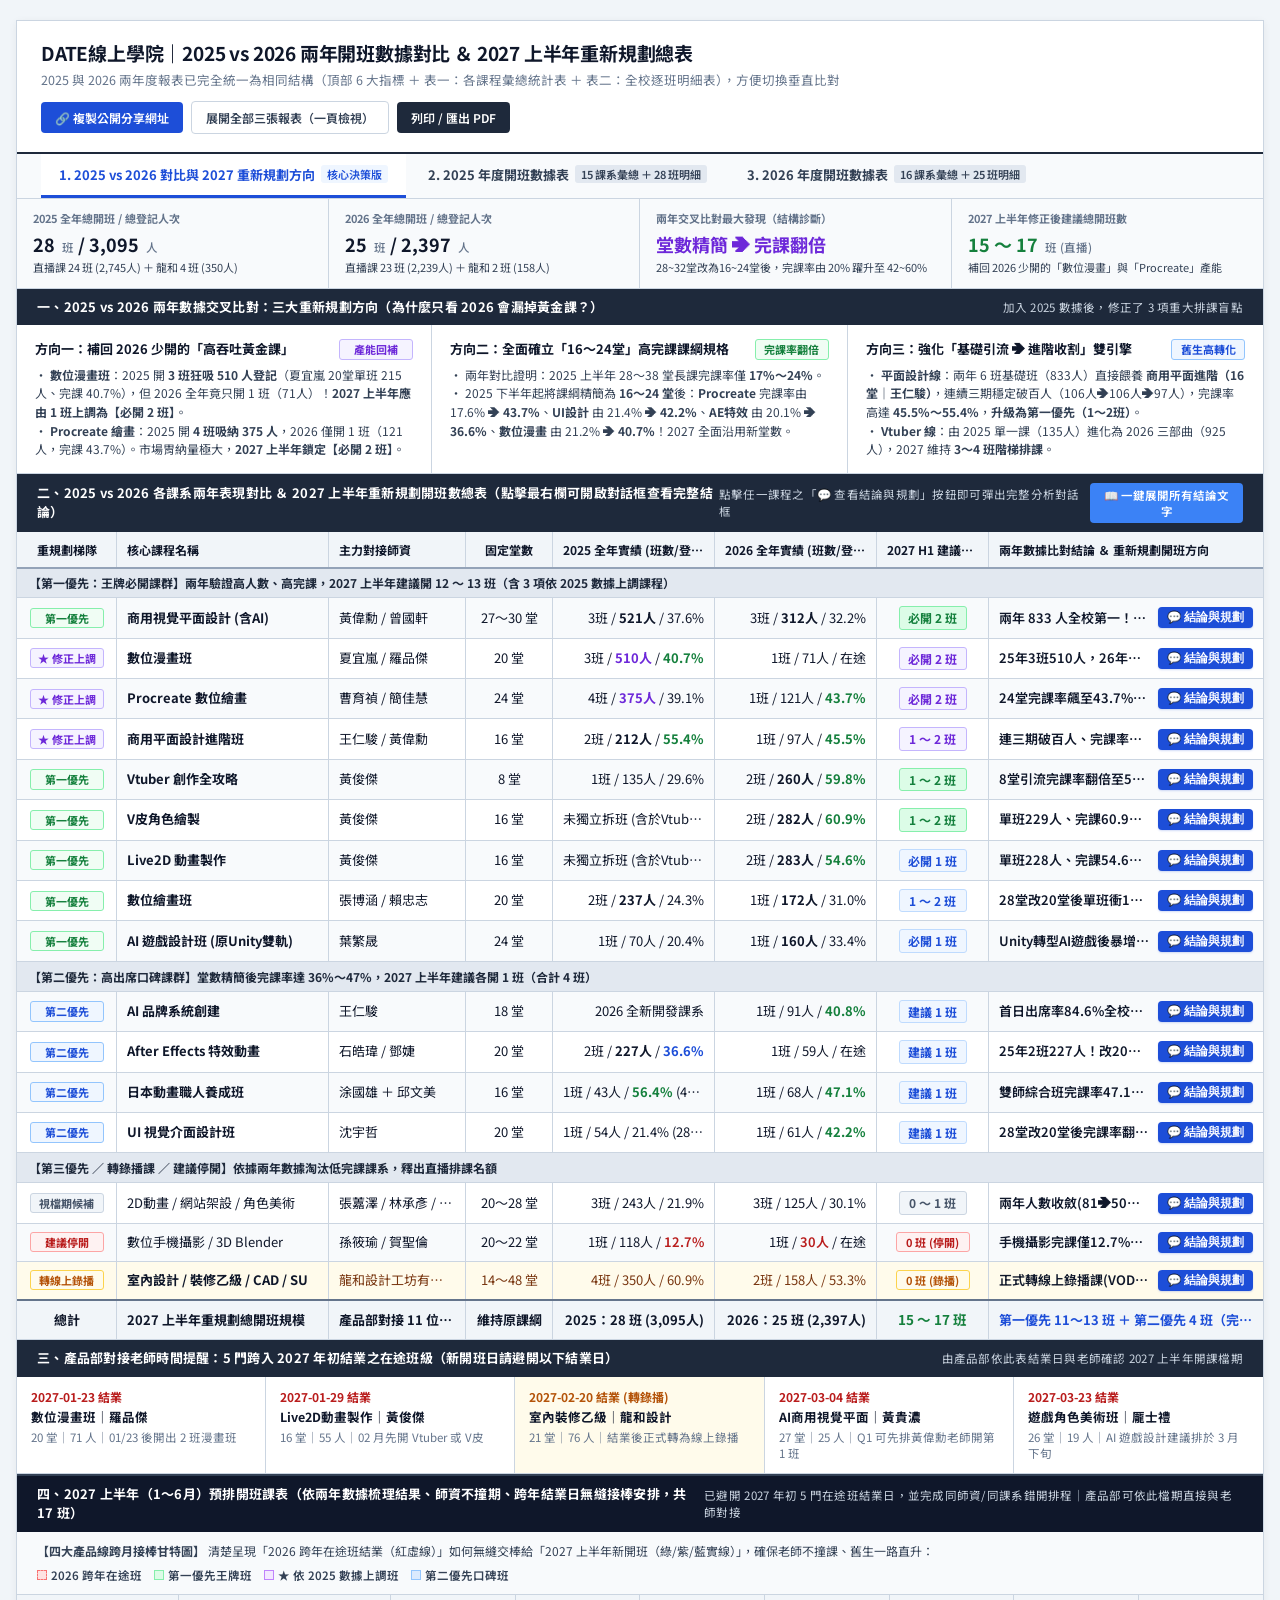
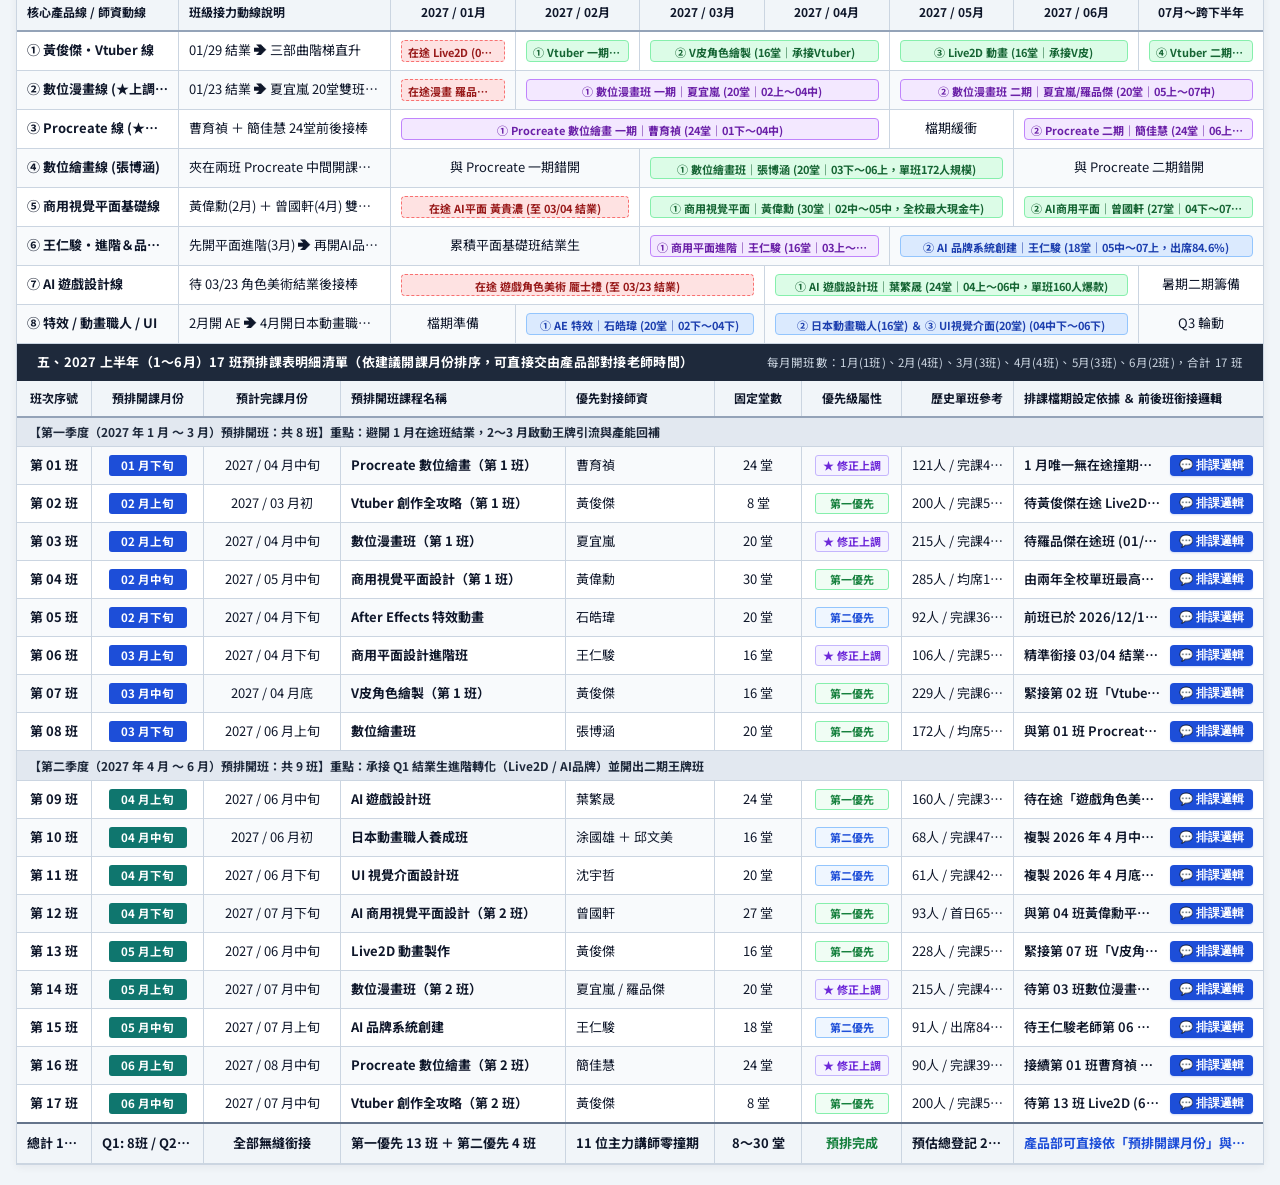
<file: static/schedule_2027_presentation.html>
<!DOCTYPE html>
<html lang="zh-TW">
<head>
<meta charset="UTF-8">
<meta name="viewport" content="width=device-width, initial-scale=1.0">
<title>DATE線上學院｜2025 vs 2026 兩年開班數據對比與 2027 上半年開班重規劃報表</title>
<link rel="preconnect" href="https://fonts.googleapis.com">
<link rel="preconnect" href="https://fonts.gstatic.com" crossorigin>
<link href="https://fonts.googleapis.com/css2?family=Noto+Sans+TC:wght@400;500;600;700&display=swap" rel="stylesheet">
<style>
  :root {
    --bg: #f1f5f9;
    --surface: #ffffff;
    --border: #cbd5e1;
    --border-light: #e2e8f0;
    --text-main: #0f172a;
    --text-sub: #334155;
    --text-muted: #64748b;
    --header-bg: #1e293b;
    --subhead-bg: #f8fafc;
    --primary: #1d4ed8;
    --primary-bg: #eff6ff;
    --green: #15803d;
    --green-bg: #f0fdf4;
    --amber: #b45309;
    --amber-bg: #fffbeb;
    --red: #b91c1c;
    --red-bg: #fef2f2;
    --purple: #6d28d9;
    --purple-bg: #f5f3ff;
  }

  * {
    box-sizing: border-box;
    margin: 0;
    padding: 0;
  }

  body {
    font-family: 'Noto Sans TC', -apple-system, BlinkMacSystemFont, sans-serif;
    background-color: var(--bg);
    color: var(--text-main);
    font-size: 13px;
    line-height: 1.45;
    padding: 20px 16px;
    -webkit-font-smoothing: antialiased;
  }

  .sheet {
    max-width: 1440px;
    margin: 0 auto;
    background: var(--surface);
    border: 1px solid var(--border);
    box-shadow: 0 2px 8px rgba(15, 23, 42, 0.06);
  }

  /* Sheet Header */
  .sheet-header {
    padding: 18px 24px;
    border-bottom: 2px solid var(--header-bg);
    display: flex;
    justify-content: space-between;
    align-items: center;
    background: #ffffff;
    flex-wrap: wrap;
    gap: 12px;
  }

  .sheet-title-group h1 {
    font-size: 19px;
    font-weight: 700;
    color: var(--text-main);
    letter-spacing: -0.01em;
  }

  .sheet-title-group p {
    font-size: 12.5px;
    color: var(--text-muted);
    margin-top: 4px;
  }

  .header-actions {
    display: flex;
    align-items: center;
    gap: 8px;
  }

  /* Navigation Tabs */
  .tab-bar {
    display: flex;
    background: #f8fafc;
    border-bottom: 1px solid var(--border);
    padding: 0 24px;
    gap: 4px;
  }

  .tab-btn {
    padding: 11px 18px;
    font-size: 13px;
    font-weight: 700;
    color: var(--text-sub);
    background: transparent;
    border: none;
    border-bottom: 3px solid transparent;
    cursor: pointer;
    transition: all 0.15s;
    font-family: inherit;
    display: inline-flex;
    align-items: center;
    gap: 6px;
  }

  .tab-btn:hover {
    color: var(--primary);
    background: #f1f5f9;
  }

  .tab-btn.active {
    color: var(--primary);
    border-bottom-color: var(--primary);
    background: #ffffff;
  }

  .tab-badge {
    font-size: 11px;
    padding: 1px 6px;
    border-radius: 3px;
    background: #e2e8f0;
    color: #334155;
    font-weight: 600;
  }

  .tab-btn.active .tab-badge {
    background: var(--primary-bg);
    color: var(--primary);
  }

  .btn-action {
    background: var(--header-bg);
    color: #ffffff;
    border: none;
    padding: 7px 14px;
    font-size: 12px;
    font-weight: 600;
    border-radius: 4px;
    cursor: pointer;
    font-family: inherit;
  }

  .btn-action.secondary {
    background: #ffffff;
    color: var(--text-sub);
    border: 1px solid var(--border);
  }

  .btn-action:hover {
    opacity: 0.9;
  }

  .view-panel {
    display: none;
  }

  .view-panel.active {
    display: block;
  }

  /* Summary KPI Strip (4 columns for Compare, 6 unified columns for 2025 & 2026) */
  .kpi-strip {
    display: grid;
    grid-template-columns: repeat(4, 1fr);
    border-bottom: 1px solid var(--border);
    background: var(--subhead-bg);
  }

  .kpi-strip-6 {
    display: grid;
    grid-template-columns: repeat(6, 1fr);
    border-bottom: 1px solid var(--border);
    background: var(--subhead-bg);
  }

  .kpi-cell {
    padding: 12px 16px;
    border-right: 1px solid var(--border);
    min-width: 0;
  }

  .kpi-cell:last-child {
    border-right: none;
  }

  .kpi-label {
    font-size: 11px;
    font-weight: 700;
    color: var(--text-muted);
    margin-bottom: 4px;
    white-space: nowrap;
    overflow: hidden;
    text-overflow: ellipsis;
  }

  .kpi-val {
    font-size: 18px;
    font-weight: 700;
    color: var(--text-main);
    font-variant-numeric: tabular-nums;
    white-space: nowrap;
    overflow: hidden;
    text-overflow: ellipsis;
  }

  .kpi-val span {
    font-size: 11.5px;
    font-weight: 500;
    color: var(--text-muted);
    margin-left: 3px;
  }

  .kpi-sub {
    font-size: 11px;
    color: var(--text-sub);
    margin-top: 3px;
    white-space: nowrap;
    overflow: hidden;
    text-overflow: ellipsis;
  }

  /* Section Title Bar */
  .section-bar {
    background: var(--header-bg);
    color: #ffffff;
    padding: 9px 20px;
    font-size: 13px;
    font-weight: 700;
    display: flex;
    justify-content: space-between;
    align-items: center;
    letter-spacing: 0.02em;
  }

  .section-bar span.note {
    font-size: 11.5px;
    font-weight: 400;
    color: #cbd5e1;
  }

  /* Strictly Aligned Fixed Data Tables */
  .table-wrap {
    width: 100%;
    overflow-x: auto;
  }

  table.grid-table {
    width: 100%;
    border-collapse: collapse;
    table-layout: fixed;
    font-variant-numeric: tabular-nums;
  }

  table.grid-table th,
  table.grid-table td {
    border-right: 1px solid var(--border);
    border-bottom: 1px solid var(--border);
    padding: 8px 10px;
    vertical-align: middle;
    overflow: hidden;
    text-overflow: ellipsis;
    white-space: nowrap;
  }

  table.grid-table th:last-child,
  table.grid-table td:last-child {
    border-right: none;
  }

  table.grid-table thead th {
    background: #f1f5f9;
    color: var(--text-main);
    font-weight: 700;
    font-size: 12px;
    border-bottom: 2px solid #94a3b8;
    height: 36px;
  }

  table.grid-table tbody tr {
    height: 38px;
    background: #ffffff;
  }

  table.grid-table tbody tr:nth-child(even) {
    background: #f8fafc;
  }

  table.grid-table tbody tr:hover {
    background: #eff6ff;
  }

  table.grid-table tbody tr.row-group-header {
    background: #e2e8f0;
    height: 30px;
  }

  table.grid-table tbody tr.row-group-header td {
    font-weight: 700;
    font-size: 12px;
    color: #1e293b;
    padding: 5px 12px;
  }

  table.grid-table tbody tr.row-total {
    background: #f1f5f9;
    border-top: 2px solid #64748b;
    font-weight: 700;
    height: 40px;
  }

  table.grid-table tbody tr.row-vod {
    background: #fffbeb;
    color: #78350f;
  }

  /* Alignment Utilities */
  .al-l { text-align: left; }
  .al-c { text-align: center; }
  .al-r { text-align: right; }

  /* Fixed Width Badges */
  .badge {
    display: inline-block;
    width: 74px;
    text-align: center;
    padding: 2px 0;
    font-size: 11px;
    font-weight: 700;
    border-radius: 3px;
    line-height: 1.3;
  }

  .b-t1 { background: var(--green-bg); color: var(--green); border: 1px solid #86efac; }
  .b-t2 { background: var(--primary-bg); color: var(--primary); border: 1px solid #93c5fd; }
  .b-t3 { background: #f1f5f9; color: #475569; border: 1px solid #cbd5e1; }
  .b-up { background: var(--purple-bg); color: var(--purple); border: 1px solid #c4b5fd; }
  .b-vod { background: var(--amber-bg); color: var(--amber); border: 1px solid #fcd34d; }
  .b-drop { background: var(--red-bg); color: var(--red); border: 1px solid #fca5a5; }

  .quota-pill {
    display: inline-block;
    width: 68px;
    text-align: center;
    padding: 2px 0;
    font-size: 12px;
    font-weight: 700;
    border-radius: 3px;
    background: #eff6ff;
    color: #1d4ed8;
    border: 1px solid #bfdbfe;
  }

  .quota-pill.q-high {
    background: #dcfce7;
    color: #15803d;
    border-color: #86efac;
  }

  .quota-pill.q-up {
    background: #f5f3ff;
    color: #6d28d9;
    border-color: #c4b5fd;
  }

  .num-strong { font-weight: 700; color: var(--text-main); }
  .num-hi { font-weight: 700; color: var(--green); }
  .num-blue { font-weight: 700; color: var(--primary); }
  .num-up { font-weight: 700; color: var(--purple); }
  .num-warn { font-weight: 700; color: var(--amber); }
  .num-low { font-weight: 600; color: var(--red); }

  /* Strategy Grid Cards */
  .strategy-grid {
    display: grid;
    grid-template-columns: repeat(3, 1fr);
    border-bottom: 1px solid var(--border);
  }

  .strategy-box {
    padding: 14px 18px;
    border-right: 1px solid var(--border);
    background: #ffffff;
  }

  .strategy-box:last-child {
    border-right: none;
  }

  .strategy-title {
    font-size: 13px;
    font-weight: 700;
    color: var(--text-main);
    margin-bottom: 6px;
    display: flex;
    align-items: center;
    justify-content: space-between;
  }

  .strategy-body {
    font-size: 12px;
    color: var(--text-sub);
    line-height: 1.55;
  }

  /* Cross-Year Footer Grid */
  .cross-year-grid {
    display: grid;
    grid-template-columns: repeat(5, 1fr);
    border-bottom: 1px solid var(--border);
  }

  .cy-box {
    padding: 11px 14px;
    border-right: 1px solid var(--border);
    background: #ffffff;
  }

  .cy-box:last-child {
    border-right: none;
  }

  .cy-date {
    font-size: 12px;
    font-weight: 700;
    color: var(--red);
    margin-bottom: 3px;
  }

  .cy-name {
    font-size: 12.5px;
    font-weight: 700;
    color: var(--text-main);
    margin-bottom: 2px;
    white-space: nowrap;
    overflow: hidden;
    text-overflow: ellipsis;
  }

  .cy-meta {
    font-size: 11.5px;
    color: var(--text-muted);
  }


  /* Interactive Insight Button & Modal Dialog */
  .cell-insight {
    cursor: pointer;
    position: relative;
    transition: background 0.15s;
  }
  .cell-insight:hover {
    background: #dbeafe !important;
  }
  .insight-preview {
    display: flex;
    align-items: center;
    justify-content: space-between;
    gap: 8px;
    width: 100%;
  }
  .insight-short {
    font-weight: 600;
    color: var(--text-main);
    overflow: hidden;
    text-overflow: ellipsis;
    white-space: nowrap;
    flex: 1;
  }
  .btn-detail {
    flex-shrink: 0;
    background: var(--primary);
    color: #ffffff;
    border: none;
    padding: 3px 9px;
    font-size: 11.5px;
    font-weight: 700;
    border-radius: 4px;
    cursor: pointer;
    display: inline-flex;
    align-items: center;
    gap: 4px;
    box-shadow: 0 1px 2px rgba(29, 78, 216, 0.2);
    transition: all 0.15s;
  }
  .btn-detail:hover {
    background: #1e40af;
    transform: translateY(-1px);
  }
  .insight-full-inline {
    display: none;
    white-space: normal;
    line-height: 1.55;
    padding: 6px 2px;
    color: var(--text-main);
    font-size: 12.5px;
  }
  table.grid-table.expand-inline tbody tr {
    height: auto;
  }
  table.grid-table.expand-inline td.cell-insight {
    white-space: normal;
    overflow: visible;
  }
  table.grid-table.expand-inline .insight-preview {
    display: none;
  }
  table.grid-table.expand-inline .insight-full-inline {
    display: block;
  }

  /* Modal Overlay & Dialog Box */
  .modal-overlay {
    display: none;
    position: fixed;
    inset: 0;
    background: rgba(15, 23, 42, 0.55);
    backdrop-filter: blur(2px);
    z-index: 9999;
    align-items: center;
    justify-content: center;
    padding: 20px;
  }
  .modal-overlay.open {
    display: flex;
  }
  .modal-card {
    background: #ffffff;
    width: 100%;
    max-width: 720px;
    border-radius: 8px;
    border: 1px solid var(--border);
    box-shadow: 0 20px 40px rgba(15, 23, 42, 0.25);
    overflow: hidden;
    animation: modalPop 0.16s ease-out;
  }
  @keyframes modalPop {
    from { opacity: 0; transform: scale(0.96) translateY(6px); }
    to { opacity: 1; transform: scale(1) translateY(0); }
  }
  .modal-head {
    background: var(--header-bg);
    color: #ffffff;
    padding: 16px 22px;
    display: flex;
    justify-content: space-between;
    align-items: flex-start;
    gap: 12px;
  }
  .modal-title-wrap h3 {
    font-size: 18px;
    font-weight: 700;
    margin-top: 6px;
    color: #ffffff;
  }
  .modal-meta {
    font-size: 12.5px;
    color: #cbd5e1;
    margin-top: 4px;
  }
  .modal-close {
    background: rgba(255,255,255,0.12);
    color: #ffffff;
    border: 1px solid rgba(255,255,255,0.2);
    width: 32px;
    height: 32px;
    border-radius: 6px;
    font-size: 16px;
    font-weight: 700;
    cursor: pointer;
    flex-shrink: 0;
  }
  .modal-close:hover {
    background: rgba(255,255,255,0.22);
  }
  .modal-body {
    padding: 20px 22px;
  }
  .modal-compare-grid {
    display: grid;
    grid-template-columns: 1fr 1fr;
    gap: 12px;
    margin-bottom: 16px;
  }
  .modal-stat-box {
    background: #f8fafc;
    border: 1px solid var(--border);
    border-radius: 6px;
    padding: 12px 14px;
  }
  .modal-stat-box .yr-label {
    font-size: 11.5px;
    font-weight: 700;
    color: var(--text-muted);
    margin-bottom: 4px;
  }
  .modal-stat-box .yr-val {
    font-size: 15px;
    font-weight: 700;
    color: var(--text-main);
  }
  .modal-stat-box .yr-sub {
    font-size: 12px;
    color: var(--text-sub);
    margin-top: 4px;
  }
  .modal-section {
    background: #ffffff;
    border: 1px solid var(--border);
    border-left: 4px solid var(--primary);
    border-radius: 6px;
    padding: 14px 16px;
    margin-bottom: 12px;
  }
  .modal-section.plan-sec {
    border-left-color: var(--green);
    background: #f0fdf4;
  }
  .modal-section h4 {
    font-size: 13.5px;
    font-weight: 700;
    color: var(--text-main);
    margin-bottom: 6px;
  }
  .modal-section p {
    font-size: 13.5px;
    line-height: 1.65;
    color: #1e293b;
  }
  .modal-foot {
    background: #f8fafc;
    border-top: 1px solid var(--border);
    padding: 12px 22px;
    display: flex;
    justify-content: space-between;
    align-items: center;
  }
  .modal-nav-btns {
    display: flex;
    gap: 8px;
  }


  /* Gantt & Pre-schedule Styles */
  .gantt-bar {
    display: block;
    height: 22px;
    line-height: 22px;
    border-radius: 4px;
    font-size: 11px;
    font-weight: 700;
    text-align: center;
    padding: 0 6px;
    white-space: nowrap;
    overflow: hidden;
    text-overflow: ellipsis;
  }
  .g-ongoing {
    background: #fee2e2;
    color: #991b1b;
    border: 1px dashed #f87171;
  }
  .g-t1 {
    background: #dcfce7;
    color: #166534;
    border: 1px solid #86efac;
  }
  .g-up {
    background: #f3e8ff;
    color: #6b21a8;
    border: 1px solid #c084fc;
  }
  .g-t2 {
    background: #dbeafe;
    color: #1e40af;
    border: 1px solid #93c5fd;
  }
  .month-tag {
    display: inline-block;
    width: 78px;
    text-align: center;
    padding: 2px 0;
    border-radius: 3px;
    font-size: 11.5px;
    font-weight: 700;
    background: #1e293b;
    color: #ffffff;
  }
  .month-tag.m-q1 { background: #1d4ed8; }
  .month-tag.m-q2 { background: #0f766e; }

  @media print {
    body { background: #fff; padding: 0; }
    .sheet { box-shadow: none; border: 1px solid #000; }
    .header-actions, .tab-bar { display: none; }
    .view-panel { display: block !important; page-break-after: always; }
  }
</style>
</head>
<body>

<div class="sheet">

  <!-- Top Header -->
  <div class="sheet-header">
    <div class="sheet-title-group">
      <h1>DATE線上學院｜2025 vs 2026 兩年開班數據對比 ＆ 2027 上半年重新規劃總表</h1>
      <p>2025 與 2026 兩年度報表已完全統一為相同結構（頂部 6 大指標 ＋ 表一：各課程彙總統計表 ＋ 表二：全校逐班明細表），方便切換垂直比對</p>
    </div>
    <div class="header-actions">
      <button class="btn-action" style="background:var(--primary);" onclick="copyShareLink(this)">🔗 複製公開分享網址</button>
      <button class="btn-action secondary" onclick="toggleAllViews()" id="btnExpandAll">展開全部三張報表（一頁檢視）</button>
      <button class="btn-action" onclick="window.print()">列印 / 匯出 PDF</button>
    </div>
  </div>

  <!-- Tab Navigation -->
  <div class="tab-bar">
    <button class="tab-btn active" onclick="switchTab('tab-compare', this)">
      1. 2025 vs 2026 對比與 2027 重新規劃方向 <span class="tab-badge">核心決策版</span>
    </button>
    <button class="tab-btn" onclick="switchTab('tab-2025', this)">
      2. 2025 年度開班數據表 <span class="tab-badge">15 課系彙總 ＋ 28 班明細</span>
    </button>
    <button class="tab-btn" onclick="switchTab('tab-2026', this)">
      3. 2026 年度開班數據表 <span class="tab-badge">16 課系彙總 ＋ 25 班明細</span>
    </button>
  </div>

  <!-- ========================================================================= -->
  <!-- VIEW 1: 2025 vs 2026 COMPARISON & RE-PLANNED 2027 H1 DIRECTION            -->
  <!-- ========================================================================= -->
  <div id="tab-compare" class="view-panel active">

    <!-- KPI Strip: 2025 vs 2026 Comparison -->
    <div class="kpi-strip">
      <div class="kpi-cell">
        <div class="kpi-label">2025 全年總開班 / 總登記人次</div>
        <div class="kpi-val">28 <span>班</span> / 3,095 <span>人</span></div>
        <div class="kpi-sub">直播課 24 班 (2,745人) ＋ 龍和 4 班 (350人)</div>
      </div>
      <div class="kpi-cell">
        <div class="kpi-label">2026 全年總開班 / 總登記人次</div>
        <div class="kpi-val">25 <span>班</span> / 2,397 <span>人</span></div>
        <div class="kpi-sub">直播課 23 班 (2,239人) ＋ 龍和 2 班 (158人)</div>
      </div>
      <div class="kpi-cell">
        <div class="kpi-label">兩年交叉比對最大發現（結構診斷）</div>
        <div class="kpi-val" style="color:var(--purple);">堂數精簡 ➔ 完課翻倍</div>
        <div class="kpi-sub">28~32堂改為16~24堂後，完課率由 20% 躍升至 42~60%</div>
      </div>
      <div class="kpi-cell">
        <div class="kpi-label">2027 上半年修正後建議總開班數</div>
        <div class="kpi-val" style="color:var(--green);">15 ～ 17 <span>班 (直播)</span></div>
        <div class="kpi-sub">補回 2026 少開的「數位漫畫」與「Procreate」產能</div>
      </div>
    </div>

    <!-- Three Strategic Insights from Comparing 2025 & 2026 -->
    <div class="section-bar">
      <span>一、2025 vs 2026 兩年數據交叉比對：三大重新規劃方向（為什麼只看 2026 會漏掉黃金課？）</span>
      <span class="note">加入 2025 數據後，修正了 3 項重大排課盲點</span>
    </div>
    <div class="strategy-grid">
      <div class="strategy-box">
        <div class="strategy-title">
          <span>方向一：補回 2026 少開的「高吞吐黃金課」</span>
          <span class="badge b-up">產能回補</span>
        </div>
        <div class="strategy-body">
          • <b>數位漫畫班</b>：2025 開 <b>3 班狂吸 510 人登記</b>（夏宜嵐 20堂單班 215 人、完課 40.7%），但 2026 全年竟只開 1 班（71人）！<b>2027 上半年應由 1 班上調為【必開 2 班】</b>。<br>
          • <b>Procreate 繪畫</b>：2025 開 <b>4 班吸納 375 人</b>，2026 僅開 1 班（121人，完課 43.7%）。市場胃納量極大，<b>2027 上半年鎖定【必開 2 班】</b>。
        </div>
      </div>
      <div class="strategy-box">
        <div class="strategy-title">
          <span>方向二：全面確立「16～24堂」高完課課綱規格</span>
          <span class="badge b-t1">完課率翻倍</span>
        </div>
        <div class="strategy-body">
          • 兩年對比證明：2025 上半年 28～38 堂長課完課率僅 <b>17%～24%</b>。<br>
          • 2025 下半年起將課綱精簡為 <b>16～24 堂</b>後：<b>Procreate</b> 完課率由 17.6% ➔ <b>43.7%</b>、<b>UI設計</b> 由 21.4% ➔ <b>42.2%</b>、<b>AE特效</b> 由 20.1% ➔ <b>36.6%</b>、<b>數位漫畫</b> 由 21.2% ➔ <b>40.7%</b>！2027 全面沿用新堂數。
        </div>
      </div>
      <div class="strategy-box">
        <div class="strategy-title">
          <span>方向三：強化「基礎引流 ➔ 進階收割」雙引擎</span>
          <span class="badge b-t2">舊生高轉化</span>
        </div>
        <div class="strategy-body">
          • <b>平面設計線</b>：兩年 6 班基礎班（833人）直接餵養 <b>商用平面進階（16堂｜王仁駿）</b>，連續三期穩定破百人（106人➔106人➔97人），完課率高達 <b>45.5%～55.4%</b>，<b>升級為第一優先（1～2班）</b>。<br>
          • <b>Vtuber 線</b>：由 2025 單一課（135人）進化為 2026 三部曲（925人），2027 維持 <b>3～4 班階梯排課</b>。
        </div>
      </div>
    </div>

    <!-- Table A: 2025 vs 2026 Course-by-Course Comparison & Re-planned 2027 H1 Quotas -->
    <div class="section-bar">
      <span>二、2025 vs 2026 各課系兩年表現對比 ＆ 2027 上半年重新規劃開班數總表（點擊最右欄可開啟對話框查看完整結論）</span>
      <div style="display:flex;align-items:center;gap:10px;">
        <span class="note">點擊任一課程之「💬 查看結論與規劃」按鈕即可彈出完整分析對話框</span>
        <button class="btn-action" style="background:#3b82f6;padding:4px 10px;font-size:11.5px;" onclick="toggleInlineInsights(this)">📖 一鍵展開所有結論文字</button>
      </div>
    </div>
    <div class="table-wrap">
      <table class="grid-table" id="compareMainTable">
        <colgroup>
          <col style="width: 8%;">
          <col style="width: 17%;">
          <col style="width: 11%;">
          <col style="width: 7%;">
          <col style="width: 13%;">
          <col style="width: 13%;">
          <col style="width: 9%;">
          <col style="width: 22%;">
        </colgroup>
        <thead>
          <tr>
            <th class="al-c">重規劃梯隊</th>
            <th class="al-l">核心課程名稱</th>
            <th class="al-l">主力對接師資</th>
            <th class="al-c">固定堂數</th>
            <th class="al-r">2025 全年實績 (班數/登記/完課)</th>
            <th class="al-r">2026 全年實績 (班數/登記/完課)</th>
            <th class="al-c">2027 H1 建議班數</th>
            <th class="al-l">兩年數據比對結論 ＆ 重新規劃開班方向</th>
          </tr>
        </thead>
        <tbody>
          <tr class="row-group-header">
            <td colspan="8">【第一優先：王牌必開課群】兩年驗證高人數、高完課，2027 上半年建議開 12 ～ 13 班（含 3 項依 2025 數據上調課程）</td>
          </tr>
          <tr>
            <td class="al-c"><span class="badge b-t1">第一優先</span></td>
            <td class="al-l num-strong">商用視覺平面設計 (含AI)</td>
            <td class="al-l">黃偉勳 / 曾國軒</td>
            <td class="al-c">27～30 堂</td>
            <td class="al-r">3班 / <span class="num-strong">521人</span> / 37.6%</td>
            <td class="al-r">3班 / <span class="num-strong">312人</span> / 32.2%</td>
            <td class="al-c"><span class="quota-pill q-high">必開 2 班</span></td>
            <td class="al-l cell-insight" onclick="openCourseModal(0)">
              <div class="insight-preview"><span class="insight-short">兩年 833 人全校第一！黃偉勳單班 285 人</span><button class="btn-detail">💬 結論與規劃</button></div>
              <div class="insight-full-inline"><b>【結論】</b>2025(3班521人)＋2026(3班312人)兩年共吸納 833 人居全校之冠！黃偉勳老師 30 堂單班創 285 人登記、均席 115.4 人、消耗 135 人最高紀錄。<br><b>【規劃】</b>2027 H1 必開 2 班（主力指名黃偉勳老師＋1班 AI 平面），注意避開 2027/03/04 黃貴濃在途班結業日。</div>
            </td>
          </tr>
          <tr>
            <td class="al-c"><span class="badge b-up">★ 修正上調</span></td>
            <td class="al-l num-strong">數位漫畫班</td>
            <td class="al-l">夏宜嵐 / 羅品傑</td>
            <td class="al-c">20 堂</td>
            <td class="al-r">3班 / <span class="num-up">510人</span> / <span class="num-hi">40.7%</span></td>
            <td class="al-r">1班 / 71人 / 在途</td>
            <td class="al-c"><span class="quota-pill q-up">必開 2 班</span></td>
            <td class="al-l cell-insight" onclick="openCourseModal(1)">
              <div class="insight-preview"><span class="insight-short">25年3班510人，26年僅開1班！產能回補</span><button class="btn-detail">💬 結論與規劃</button></div>
              <div class="insight-full-inline"><b>【結論】</b>單看 2026 僅 11 月開 1 班(71人)容易低估；加入 2025 數據發現全年開 3 班狂吸 510 人、消耗 251 人！尤其夏宜嵐老師改 20 堂後單班衝 215 人、均席 89.3 人、完課率達 40.7%。<br><b>【規劃】</b>★修正上調：待羅品傑在途班 2027/01/23 結業後，2027 H1 大幅上調為「必開 2 班」（優先邀約夏宜嵐老師）。</div>
            </td>
          </tr>
          <tr>
            <td class="al-c"><span class="badge b-up">★ 修正上調</span></td>
            <td class="al-l num-strong">Procreate 數位繪畫</td>
            <td class="al-l">曹育禎 / 簡佳慧</td>
            <td class="al-c">24 堂</td>
            <td class="al-r">4班 / <span class="num-up">375人</span> / 39.1%</td>
            <td class="al-r">1班 / 121人 / <span class="num-hi">43.7%</span></td>
            <td class="al-c"><span class="quota-pill q-up">必開 2 班</span></td>
            <td class="al-l cell-insight" onclick="openCourseModal(2)">
              <div class="insight-preview"><span class="insight-short">24堂完課率飆至43.7%！25年證實可開4班</span><button class="btn-detail">💬 結論與規劃</button></div>
              <div class="insight-full-inline"><b>【結論】</b>2025 開 4 班吸納 375 人，但 2026 全年僅開 1 班(121人)供給不足！且堂數由 32 堂精簡為 24 堂後，完課率由 17.6% 翻倍至 43.7%（曹育禎）、39.1%（簡佳慧）。<br><b>【規劃】</b>★修正上調：鎖定 24 堂黃金課綱，2027 H1 明確規劃「必開 2 班」（曹育禎、簡佳慧輪動開課）。</div>
            </td>
          </tr>
          <tr>
            <td class="al-c"><span class="badge b-up">★ 修正上調</span></td>
            <td class="al-l num-strong">商用平面設計進階班</td>
            <td class="al-l">王仁駿 / 黃偉勳</td>
            <td class="al-c">16 堂</td>
            <td class="al-r">2班 / <span class="num-strong">212人</span> / <span class="num-hi">55.4%</span></td>
            <td class="al-r">1班 / 97人 / <span class="num-hi">45.5%</span></td>
            <td class="al-c"><span class="quota-pill q-up">1 ～ 2 班</span></td>
            <td class="al-l cell-insight" onclick="openCourseModal(3)">
              <div class="insight-preview"><span class="insight-short">連三期破百人、完課率55.4%，升第一優先</span><button class="btn-detail">💬 結論與規劃</button></div>
              <div class="insight-full-inline"><b>【結論】</b>兩年共開 3 期（25年黃偉勳106人、25年王仁駿106人、26年王仁駿97人），期期穩定破百人！王仁駿老師完課率更高達 55.4% 與 45.5%，完美承接基礎平面班結業舊生。<br><b>【規劃】</b>★修正上調：由第二優先升列「第一優先・建議 1～2 班」，直接銜接商用視覺平面設計結業檔期。</div>
            </td>
          </tr>
          <tr>
            <td class="al-c"><span class="badge b-t1">第一優先</span></td>
            <td class="al-l num-strong">Vtuber 創作全攻略</td>
            <td class="al-l">黃俊傑</td>
            <td class="al-c">8 堂</td>
            <td class="al-r">1班 / 135人 / 29.6%</td>
            <td class="al-r">2班 / <span class="num-strong">260人</span> / <span class="num-hi">59.8%</span></td>
            <td class="al-c"><span class="quota-pill q-high">1 ～ 2 班</span></td>
            <td class="al-l cell-insight" onclick="openCourseModal(4)">
              <div class="insight-preview"><span class="insight-short">8堂引流完課率翻倍至59.8%，首波流量入口</span><button class="btn-detail">💬 結論與規劃</button></div>
              <div class="insight-full-inline"><b>【結論】</b>2025 開 12 堂(135人，完課率僅 29.6%)；2026 改為 8 堂短週期引流課後，單班衝上 200 人、平均出席 120.5 人、完課率翻倍至 59.8%，全年消耗 162 名新生！<br><b>【規劃】</b>2027 H1 建議開 1～2 班（固定 8 堂），作為黃俊傑老師三部曲之第 1 棒引流課（建議 2 月率先開出）。</div>
            </td>
          </tr>
          <tr>
            <td class="al-c"><span class="badge b-t1">第一優先</span></td>
            <td class="al-l num-strong">V皮角色繪製</td>
            <td class="al-l">黃俊傑</td>
            <td class="al-c">16 堂</td>
            <td class="al-r">未獨立拆班 (含於Vtuber)</td>
            <td class="al-r">2班 / <span class="num-strong">282人</span> / <span class="num-hi">60.9%</span></td>
            <td class="al-c"><span class="quota-pill q-high">1 ～ 2 班</span></td>
            <td class="al-l cell-insight" onclick="openCourseModal(5)">
              <div class="insight-preview"><span class="insight-short">單班229人、完課60.9%全校雙冠王！</span><button class="btn-detail">💬 結論與規劃</button></div>
              <div class="insight-full-inline"><b>【結論】</b>2026 從 Vtuber 獨立拆出 16 堂專班後大爆發，首班即創下 229 人登記、首日出席 175 人(76.4%)、均席 140.8 人、完課率 60.9% 全校第一紀錄！<br><b>【規劃】</b>2027 H1 建議開 1～2 班（固定 16 堂），排在「Vtuber 創作全攻略」結業後無縫接棒，轉化率最高。</div>
            </td>
          </tr>
          <tr>
            <td class="al-c"><span class="badge b-t1">第一優先</span></td>
            <td class="al-l num-strong">Live2D 動畫製作</td>
            <td class="al-l">黃俊傑</td>
            <td class="al-c">16 堂</td>
            <td class="al-r">未獨立拆班 (含於Vtuber)</td>
            <td class="al-r">2班 / <span class="num-strong">283人</span> / <span class="num-hi">54.6%</span></td>
            <td class="al-c"><span class="quota-pill">必開 1 班</span></td>
            <td class="al-l cell-insight" onclick="openCourseModal(6)">
              <div class="insight-preview"><span class="insight-short">單班228人、完課54.6%，Q2接續V皮開班</span><button class="btn-detail">💬 結論與規劃</button></div>
              <div class="insight-full-inline"><b>【結論】</b>2026 開設 2 班共 283 人登記，首班 228 人、平均出席 122.7 人、完課率高達 54.6%，為 V皮角色繪製結業學員的標準進階動線。<br><b>【規劃】</b>因跨年在途班於 2027/01/29 結業，2027 H1 建議開「必開 1 班」（固定 16 堂），安排於 Q2 承接 V皮結業學員。</div>
            </td>
          </tr>
          <tr>
            <td class="al-c"><span class="badge b-t1">第一優先</span></td>
            <td class="al-l num-strong">數位繪畫班</td>
            <td class="al-l">張博涵 / 賴忠志</td>
            <td class="al-c">20 堂</td>
            <td class="al-r">2班 / <span class="num-strong">237人</span> / 24.3%</td>
            <td class="al-r">1班 / <span class="num-strong">172人</span> / 31.0%</td>
            <td class="al-c"><span class="quota-pill">1 ～ 2 班</span></td>
            <td class="al-l cell-insight" onclick="openCourseModal(7)">
              <div class="insight-preview"><span class="insight-short">28堂改20堂後單班衝172人，與Procreate錯開</span><button class="btn-detail">💬 結論與規劃</button></div>
              <div class="insight-full-inline"><b>【結論】</b>2025 開 2 班 28 堂（賴忠志145人/完課24.3%、張䕒澤92人/完課18.9%）；2026 張博涵改為 20 堂後，單班躍升至 172 人、均席 55.6 人、完課率提升至 31.0%。<br><b>【規劃】</b>2027 H1 建議開 1～2 班（固定 20 堂），請產品部將開課月份與「Procreate 數位繪畫」錯開 1 個月以上。</div>
            </td>
          </tr>
          <tr>
            <td class="al-c"><span class="badge b-t1">第一優先</span></td>
            <td class="al-l num-strong">AI 遊戲設計班 (原Unity雙軌)</td>
            <td class="al-l">葉繁晟</td>
            <td class="al-c">24 堂</td>
            <td class="al-r">1班 / 70人 / 20.4%</td>
            <td class="al-r">1班 / <span class="num-strong">160人</span> / 33.4%</td>
            <td class="al-c"><span class="quota-pill">必開 1 班</span></td>
            <td class="al-l cell-insight" onclick="openCourseModal(8)">
              <div class="insight-preview"><span class="insight-short">Unity轉型AI遊戲後暴增至160人(+128%)</span><button class="btn-detail">💬 結論與規劃</button></div>
              <div class="insight-full-inline"><b>【結論】</b>2025 傳統 Unity 雙軌班(31堂)僅 70 人登記、完課率 20.4%；2026 升級為葉繁晟老師「AI 遊戲設計班(24堂)」後，單班暴增至 160 人(+128%)、完課率升至 33.4%！<br><b>【規劃】</b>2027 H1 建議「必開 1 班」（固定 24 堂），建議避開遊戲角色美術在途班(2027/03/23 結業)，於 3 月底後開課。</div>
            </td>
          </tr>

          <tr class="row-group-header">
            <td colspan="8">【第二優先：高出席口碑課群】堂數精簡後完課率達 36%～47%，2027 上半年建議各開 1 班（合計 4 班）</td>
          </tr>
          <tr>
            <td class="al-c"><span class="badge b-t2">第二優先</span></td>
            <td class="al-l num-strong">AI 品牌系統創建</td>
            <td class="al-l">王仁駿</td>
            <td class="al-c">18 堂</td>
            <td class="al-r">2026 全新開發課系</td>
            <td class="al-r">1班 / 91人 / <span class="num-hi">40.8%</span></td>
            <td class="al-c"><span class="quota-pill">建議 1 班</span></td>
            <td class="al-l cell-insight" onclick="openCourseModal(9)">
              <div class="insight-preview"><span class="insight-short">首日出席率84.6%全校第一！與平面進階錯開</span><button class="btn-detail">💬 結論與規劃</button></div>
              <div class="insight-full-inline"><b>【結論】</b>2026 新開設即創下 84.6% 全校最高首日出席率（91人登記、77人首日到課），完課率 40.8%，單班消耗高達 63 名純新生，學員黏著度極強。<br><b>【規劃】</b>2027 H1 建議開 1 班（固定 18 堂），因與「商用平面進階班」同為王仁駿老師授課，請產品部將兩班排於一季一班錯開。</div>
            </td>
          </tr>
          <tr>
            <td class="al-c"><span class="badge b-t2">第二優先</span></td>
            <td class="al-l num-strong">After Effects 特效動畫</td>
            <td class="al-l">石皓瑋 / 鄧婕</td>
            <td class="al-c">20 堂</td>
            <td class="al-r">2班 / <span class="num-strong">227人</span> / <span class="num-blue">36.6%</span></td>
            <td class="al-r">1班 / 59人 / 在途</td>
            <td class="al-c"><span class="quota-pill">建議 1 班</span></td>
            <td class="al-l cell-insight" onclick="openCourseModal(10)">
              <div class="insight-preview"><span class="insight-short">25年2班227人！改20堂完課率升至36.6%</span><button class="btn-detail">💬 結論與規劃</button></div>
              <div class="insight-full-inline"><b>【結論】</b>2025 開 2 班共吸納 227 人（鄧婕28堂135人/完課20.1%、石皓瑋20堂92人/完課36.6%）；證實改為 20 堂後完課率大幅提升 +16.5%，且影視特效需求穩定。<br><b>【規劃】</b>2027 H1 建議穩開 1 班（固定 20 堂｜石皓瑋老師），填補動態設計與影視剪輯特效課群需求。</div>
            </td>
          </tr>
          <tr>
            <td class="al-c"><span class="badge b-t2">第二優先</span></td>
            <td class="al-l num-strong">日本動畫職人養成班</td>
            <td class="al-l">涂國雄 ＋ 邱文美</td>
            <td class="al-c">16 堂</td>
            <td class="al-r">1班 / 43人 / <span class="num-hi">56.4%</span> (4堂)</td>
            <td class="al-r">1班 / 68人 / <span class="num-hi">47.1%</span></td>
            <td class="al-c"><span class="quota-pill">建議 1 班</span></td>
            <td class="al-l cell-insight" onclick="openCourseModal(11)">
              <div class="insight-preview"><span class="insight-short">雙師綜合班完課率47.1%，遠勝單一背景美術</span><button class="btn-detail">💬 結論與規劃</button></div>
              <div class="insight-full-inline"><b>【結論】</b>2025 日本amps短期班完課率 56.4%；2026「涂國雄＋邱文美」雙師綜合班(16堂)首日出席率 77.9%、完課率 47.1%，明顯優於單一主題「背景美術(47人/完課37.6%)」。<br><b>【規劃】</b>2027 H1 建議集中資源開立「日本動畫職人養成班(雙師 16 堂)」1 班，不另拆單一背景美術小班。</div>
            </td>
          </tr>
          <tr>
            <td class="al-c"><span class="badge b-t2">第二優先</span></td>
            <td class="al-l num-strong">UI 視覺介面設計班</td>
            <td class="al-l">沈宇哲</td>
            <td class="al-c">20 堂</td>
            <td class="al-r">1班 / 54人 / 21.4% (28堂)</td>
            <td class="al-r">1班 / 61人 / <span class="num-hi">42.2%</span></td>
            <td class="al-c"><span class="quota-pill">建議 1 班</span></td>
            <td class="al-l cell-insight" onclick="openCourseModal(12)">
              <div class="insight-preview"><span class="insight-short">28堂改20堂後完課率翻倍至42.2%！</span><button class="btn-detail">💬 結論與規劃</button></div>
              <div class="insight-full-inline"><b>【結論】</b>同為沈宇哲老師授課，2025 開 28 堂時完課率僅 21.4%(54人)；2026 精簡為 20 堂後，首日出席率躍升至 73.8%(61人)、完課率直接翻倍至 42.2%！<br><b>【規劃】</b>2027 H1 建議開 1 班（固定 20 堂｜沈宇哲老師），作為 UI/UX 介面設計領域代表班次。</div>
            </td>
          </tr>

          <tr class="row-group-header">
            <td colspan="8">【第三優先 ／ 轉錄播課 ／ 建議停開】依據兩年數據淘汰低完課課系，釋出直播排課名額</td>
          </tr>
          <tr>
            <td class="al-c"><span class="badge b-t3">視檔期候補</span></td>
            <td class="al-l">2D動畫 / 網站架設 / 角色美術</td>
            <td class="al-l">張䕒澤 / 林承彥 / 龎士禮</td>
            <td class="al-c">20～28 堂</td>
            <td class="al-r">3班 / 243人 / 21.9%</td>
            <td class="al-r">3班 / 125人 / 30.1%</td>
            <td class="al-c"><span class="quota-pill" style="background:#f1f5f9;color:#475569;border-color:#cbd5e1;">0 ～ 1 班</span></td>
            <td class="al-l cell-insight" onclick="openCourseModal(13)">
              <div class="insight-preview"><span class="insight-short">兩年人數收斂(81➔50人)，視檔期擇優候補</span><button class="btn-detail">💬 結論與規劃</button></div>
              <div class="insight-full-inline"><b>【結論】</b>對比兩年數據：商用網站架設由 81人(25年) 降至 50人(26年)，2D動畫由 94人 降至 56人，遊戲角色美術由 68人 降至 19人，整體招生規模呈收斂趨勢。<br><b>【規劃】</b>列為第三優先觀察候補（0～1 班），僅在第一、二優先排滿後仍有檔期空缺時，才擇優開出 1 班。</div>
            </td>
          </tr>
          <tr>
            <td class="al-c"><span class="badge b-drop">建議停開</span></td>
            <td class="al-l">數位手機攝影 / 3D Blender</td>
            <td class="al-l">孫筱瑜 / 賀聖倫</td>
            <td class="al-c">20～22 堂</td>
            <td class="al-r">1班 / 118人 / <span class="num-low">12.7%</span></td>
            <td class="al-r">1班 / <span class="num-low">30人</span> / 在途</td>
            <td class="al-c"><span class="badge b-drop">0 班 (停開)</span></td>
            <td class="al-l cell-insight" onclick="openCourseModal(14)">
              <div class="insight-preview"><span class="insight-short">手機攝影完課僅12.7%全校最低，建議停開</span><button class="btn-detail">💬 結論與規劃</button></div>
              <div class="insight-full-inline"><b>【結論】</b>2025「數位手機攝影班」雖有 118 人登記，但平均出席僅 15.5 人、完課率僅 12.7%（兩年全校最低）；2026「3D Blender」登記僅 30 人，未達直播經濟規模。<br><b>【規劃】</b>2027 上半年明確建議「停開（0 班）」，將推廣資源與排課檔期全數集中於高完課核心課系。</div>
            </td>
          </tr>
          <tr class="row-vod">
            <td class="al-c"><span class="badge b-vod">轉線上錄播</span></td>
            <td class="al-l num-strong">室內設計 / 裝修乙級 / CAD / SU</td>
            <td class="al-l">龍和設計工坊有限公司</td>
            <td class="al-c">14～48 堂</td>
            <td class="al-r">4班 / 350人 / 60.9%</td>
            <td class="al-r">2班 / 158人 / 53.3%</td>
            <td class="al-c"><span class="badge b-vod">0 班 (錄播)</span></td>
            <td class="al-l cell-insight" onclick="openCourseModal(15)">
              <div class="insight-preview"><span class="insight-short">正式轉線上錄播課(VOD)，釋出2～4班直播產能</span><button class="btn-detail">💬 結論與規劃</button></div>
              <div class="insight-full-inline"><b>【結論】</b>龍和設計系列（室內設計乙級、裝修工程管理乙級、AutoCAD、SketchUp）2025 開 4 班(350人)、2026 開 2 班(158人)，完課率雖高(53%～64%)，但政策已拍板轉為線上錄播課。<br><b>【規劃】</b>在途班「室內裝修乙級」於 2027/02/20 結業後正式轉為錄播（2027 直播排 0 班），所釋出的直播產能剛好補入數位漫畫與 Procreate！</div>
            </td>
          </tr>

          <!-- Grand Summary Row -->
          <tr class="row-total">
            <td class="al-c">總計</td>
            <td class="al-l">2027 上半年重規劃總開班規模</td>
            <td class="al-l">產品部對接 11 位主力講師</td>
            <td class="al-c">維持原課綱</td>
            <td class="al-r">2025：28 班 (3,095人)</td>
            <td class="al-r">2026：25 班 (2,397人)</td>
            <td class="al-c" style="color:var(--green); font-size:13.5px;">15 ～ 17 班</td>
            <td class="al-l" style="color:var(--primary);">第一優先 11～13 班 ＋ 第二優先 4 班（完美填補龍和轉錄播後之產能並擴大高完課班次）</td>
          </tr>
        </tbody>
      </table>
    </div>

    <!-- Cross-Year Reminder Footer -->
    <div class="section-bar">
      <span>三、產品部對接老師時間提醒：5 門跨入 2027 年初結業之在途班級（新開班日請避開以下結業日）</span>
      <span class="note">由產品部依此表結業日與老師確認 2027 上半年開課檔期</span>
    </div>
    <div class="cross-year-grid">
      <div class="cy-box">
        <div class="cy-date">2027-01-23 結業</div>
        <div class="cy-name">數位漫畫班｜羅品傑</div>
        <div class="cy-meta">20 堂｜71 人｜01/23 後開出 2 班漫畫班</div>
      </div>
      <div class="cy-box">
        <div class="cy-date">2027-01-29 結業</div>
        <div class="cy-name">Live2D動畫製作｜黃俊傑</div>
        <div class="cy-meta">16 堂｜55 人｜02 月先開 Vtuber 或 V皮</div>
      </div>
      <div class="cy-box" style="background:#fffbeb;">
        <div class="cy-date" style="color:var(--amber);">2027-02-20 結業 (轉錄播)</div>
        <div class="cy-name">室內裝修乙級｜龍和設計</div>
        <div class="cy-meta">21 堂｜76 人｜結業後正式轉為線上錄播</div>
      </div>
      <div class="cy-box">
        <div class="cy-date">2027-03-04 結業</div>
        <div class="cy-name">AI商用視覺平面｜黃貴濃</div>
        <div class="cy-meta">27 堂｜25 人｜Q1 可先排黃偉勳老師開第 1 班</div>
      </div>
      <div class="cy-box">
        <div class="cy-date">2027-03-23 結業</div>
        <div class="cy-name">遊戲角色美術班｜龎士禮</div>
        <div class="cy-meta">26 堂｜19 人｜AI 遊戲設計建議排於 3 月下旬</div>
      </div>
    </div>

    <!-- ===================================================================== -->
    <!-- SECTION 4: 2027 H1 PRE-PLANNED SCHEDULE (GANTT MATRIX + 17-CLASS LIST)-->
    <!-- ===================================================================== -->
    <div class="section-bar" style="background:#0f172a; border-top: 2px solid #334155;">
      <span>四、2027 上半年（1～6月）預排開班課表（依兩年數據梳理結果、師資不撞期、跨年結業日無縫接棒安排，共 17 班）</span>
      <span class="note">已避開 2027 年初 5 門在途班結業日，並完成同師資/同課系錯開排程｜產品部可依此檔期直接與老師對接</span>
    </div>

    <!-- 4-1: Visual Track & Month Continuity Matrix -->
    <div style="padding: 10px 20px; background: #f8fafc; border-bottom: 1px solid var(--border); font-size: 12px; color: var(--text-sub); display: flex; justify-content: space-between; align-items: center; flex-wrap: wrap; gap: 8px;">
      <div>
        <b>【四大產品線跨月接棒甘特圖】</b> 清楚呈現「2026 跨年在途班結業（紅虛線）」如何無縫交棒給「2027 上半年新開班（綠/紫/藍實線）」，確保老師不撞課、舊生一路直升：
      </div>
      <div style="display:flex; gap:12px; font-size:11.5px; font-weight:600;">
        <span><span style="display:inline-block;width:10px;height:10px;background:#fee2e2;border:1px dashed #f87171;margin-right:4px;"></span>2026 跨年在途班</span>
        <span><span style="display:inline-block;width:10px;height:10px;background:#dcfce7;border:1px solid #86efac;margin-right:4px;"></span>第一優先王牌班</span>
        <span><span style="display:inline-block;width:10px;height:10px;background:#f3e8ff;border:1px solid #c084fc;margin-right:4px;"></span>★ 依 2025 數據上調班</span>
        <span><span style="display:inline-block;width:10px;height:10px;background:#dbeafe;border:1px solid #93c5fd;margin-right:4px;"></span>第二優先口碑班</span>
      </div>
    </div>

    <div class="table-wrap">
      <table class="grid-table">
        <colgroup>
          <col style="width: 13%;">
          <col style="width: 17%;">
          <col style="width: 10%;">
          <col style="width: 10%;">
          <col style="width: 10%;">
          <col style="width: 10%;">
          <col style="width: 10%;">
          <col style="width: 10%;">
          <col style="width: 10%;">
        </colgroup>
        <thead>
          <tr>
            <th class="al-l">核心產品線 / 師資動線</th>
            <th class="al-l">班級接力動線說明</th>
            <th class="al-c">2027 / 01月</th>
            <th class="al-c">2027 / 02月</th>
            <th class="al-c">2027 / 03月</th>
            <th class="al-c">2027 / 04月</th>
            <th class="al-c">2027 / 05月</th>
            <th class="al-c">2027 / 06月</th>
            <th class="al-c">07月～跨下半年</th>
          </tr>
        </thead>
        <tbody>
          <!-- Track 1: 黃俊傑 Vtuber 三部曲 -->
          <tr>
            <td class="al-l num-strong">① 黃俊傑・Vtuber 線</td>
            <td class="al-l">01/29 結業 ➔ 三部曲階梯直升</td>
            <td class="al-c"><span class="gantt-bar g-ongoing">在途 Live2D (01/29結)</span></td>
            <td class="al-c"><span class="gantt-bar g-t1">① Vtuber 一期 (8堂)</span></td>
            <td class="al-c" colspan="2"><span class="gantt-bar g-t1">② V皮角色繪製 (16堂｜承接Vtuber)</span></td>
            <td class="al-c" colspan="2"><span class="gantt-bar g-t1">③ Live2D 動畫 (16堂｜承接V皮)</span></td>
            <td class="al-c"><span class="gantt-bar g-t1">④ Vtuber 二期(06中開)</span></td>
          </tr>
          <!-- Track 2: 數位漫畫線 -->
          <tr>
            <td class="al-l num-strong">② 數位漫畫線 (★上調2班)</td>
            <td class="al-l">01/23 結業 ➔ 夏宜嵐 20堂雙班接力</td>
            <td class="al-c"><span class="gantt-bar g-ongoing">在途漫畫 羅品傑(01/23結)</span></td>
            <td class="al-c" colspan="3"><span class="gantt-bar g-up">① 數位漫畫班 一期｜夏宜嵐 (20堂｜02上～04中)</span></td>
            <td class="al-c" colspan="3"><span class="gantt-bar g-up">② 數位漫畫班 二期｜夏宜嵐/羅品傑 (20堂｜05上～07中)</span></td>
          </tr>
          <!-- Track 3: Procreate 繪畫線 -->
          <tr>
            <td class="al-l num-strong">③ Procreate 線 (★上調2班)</td>
            <td class="al-l">曹育禎 ＋ 簡佳慧 24堂前後接棒</td>
            <td class="al-c" colspan="4"><span class="gantt-bar g-up">① Procreate 數位繪畫 一期｜曹育禎 (24堂｜01下～04中)</span></td>
            <td class="al-c">檔期緩衝</td>
            <td class="al-c" colspan="2"><span class="gantt-bar g-up">② Procreate 二期｜簡佳慧 (24堂｜06上～08中)</span></td>
          </tr>
          <!-- Track 4: 數位繪畫班 (張博涵) -->
          <tr>
            <td class="al-l num-strong">④ 數位繪畫線 (張博涵)</td>
            <td class="al-l">夾在兩班 Procreate 中間開課不搶客</td>
            <td class="al-c" colspan="2">與 Procreate 一期錯開</td>
            <td class="al-c" colspan="3"><span class="gantt-bar g-t1">① 數位繪畫班｜張博涵 (20堂｜03下～06上，單班172人規模)</span></td>
            <td class="al-c" colspan="2">與 Procreate 二期錯開</td>
          </tr>
          <!-- Track 5: 商用視覺平面基礎線 -->
          <tr>
            <td class="al-l num-strong">⑤ 商用視覺平面基礎線</td>
            <td class="al-l">黃偉勳(2月) ＋ 曾國軒(4月) 雙主帥</td>
            <td class="al-c" colspan="2"><span class="gantt-bar g-ongoing">在途 AI平面 黃貴濃 (至 03/04 結業)</span></td>
            <td class="al-c" colspan="3"><span class="gantt-bar g-t1">① 商用視覺平面｜黃偉勳 (30堂｜02中～05中，全校最大現金牛)</span></td>
            <td class="al-c" colspan="2"><span class="gantt-bar g-t1">② AI商用平面｜曾國軒 (27堂｜04下～07下)</span></td>
          </tr>
          <!-- Track 6: 王仁駿 (平面進階 + AI品牌) -->
          <tr>
            <td class="al-l num-strong">⑥ 王仁駿・進階＆品牌線</td>
            <td class="al-l">先開平面進階(3月) ➔ 再開AI品牌(5月)</td>
            <td class="al-c" colspan="2">累積平面基礎班結業生</td>
            <td class="al-c" colspan="2"><span class="gantt-bar g-up">① 商用平面進階｜王仁駿 (16堂｜03上～04下，完課55%)</span></td>
            <td class="al-c" colspan="3"><span class="gantt-bar g-t2">② AI 品牌系統創建｜王仁駿 (18堂｜05中～07上，出席84.6%)</span></td>
          </tr>
          <!-- Track 7: 遊戲設計線 -->
          <tr>
            <td class="al-l num-strong">⑦ AI 遊戲設計線</td>
            <td class="al-l">待 03/23 角色美術結業後接棒</td>
            <td class="al-c" colspan="3"><span class="gantt-bar g-ongoing">在途 遊戲角色美術 龎士禮 (至 03/23 結業)</span></td>
            <td class="al-c" colspan="3"><span class="gantt-bar g-t1">① AI 遊戲設計班｜葉繁晟 (24堂｜04上～06中，單班160人爆款)</span></td>
            <td class="al-c">暑期二期籌備</td>
          </tr>
          <!-- Track 8: 動畫職人 / AE / UI -->
          <tr>
            <td class="al-l num-strong">⑧ 特效 / 動畫職人 / UI</td>
            <td class="al-l">2月開 AE ➔ 4月開日本動畫職人與 UI</td>
            <td class="al-c">檔期準備</td>
            <td class="al-c" colspan="2"><span class="gantt-bar g-t2">① AE 特效｜石皓瑋 (20堂｜02下～04下)</span></td>
            <td class="al-c" colspan="3"><span class="gantt-bar g-t2">② 日本動畫職人(16堂) ＆ ③ UI視覺介面(20堂) (04中下～06下)</span></td>
            <td class="al-c">Q3 輪動</td>
          </tr>
        </tbody>
      </table>
    </div>

    <!-- 4-2: Detailed 17-Class Chronological Pre-Schedule Table -->
    <div class="section-bar" style="background:#1e293b;">
      <span>五、2027 上半年（1～6月）17 班預排課表明細清單（依建議開課月份排序，可直接交由產品部對接老師時間）</span>
      <span class="note">每月開班數：1月(1班)、2月(4班)、3月(3班)、4月(4班)、5月(3班)、6月(2班)，合計 17 班</span>
    </div>
    <div class="table-wrap">
      <table class="grid-table">
        <colgroup>
          <col style="width: 6%;">
          <col style="width: 9%;">
          <col style="width: 11%;">
          <col style="width: 18%;">
          <col style="width: 12%;">
          <col style="width: 7%;">
          <col style="width: 8%;">
          <col style="width: 9%;">
          <col style="width: 20%;">
        </colgroup>
        <thead>
          <tr>
            <th class="al-c">班次序號</th>
            <th class="al-c">預排開課月份</th>
            <th class="al-c">預計完課月份</th>
            <th class="al-l">預排開班課程名稱</th>
            <th class="al-l">優先對接師資</th>
            <th class="al-c">固定堂數</th>
            <th class="al-c">優先級屬性</th>
            <th class="al-r">歷史單班參考</th>
            <th class="al-l">排課檔期設定依據 ＆ 前後班銜接邏輯</th>
          </tr>
        </thead>
        <tbody>
          <tr class="row-group-header">
            <td colspan="9">【第一季度（2027 年 1 月 ～ 3 月）預排開班：共 8 班】重點：避開 1 月在途班結業，2～3 月啟動王牌引流與產能回補</td>
          </tr>
          <tr>
            <td class="al-c num-strong">第 01 班</td>
            <td class="al-c"><span class="month-tag m-q1">01 月下旬</span></td>
            <td class="al-c">2027 / 04 月中旬</td>
            <td class="al-l num-strong">Procreate 數位繪畫（第 1 班）</td>
            <td class="al-l">曹育禎</td>
            <td class="al-c">24 堂</td>
            <td class="al-c"><span class="badge b-up">★ 修正上調</span></td>
            <td class="al-r">121人 / 完課43.7%</td>
            <td class="al-l cell-insight" onclick="openPreschedModal(0)">
              <div class="insight-preview"><span class="insight-short">1 月唯一無在途撞期之王牌繪畫課，搶攻寒假年前第一波繪畫新生買氣</span><button class="btn-detail">💬 排課邏輯</button></div>
            </td>
          </tr>
          <tr>
            <td class="al-c num-strong">第 02 班</td>
            <td class="al-c"><span class="month-tag m-q1">02 月上旬</span></td>
            <td class="al-c">2027 / 03 月初</td>
            <td class="al-l num-strong">Vtuber 創作全攻略（第 1 班）</td>
            <td class="al-l">黃俊傑</td>
            <td class="al-c">8 堂</td>
            <td class="al-c"><span class="badge b-t1">第一優先</span></td>
            <td class="al-r">200人 / 完課59.8%</td>
            <td class="al-l cell-insight" onclick="openPreschedModal(1)">
              <div class="insight-preview"><span class="insight-short">待黃俊傑在途 Live2D (01/29) 結業後立即開出，作為新春 200 人級首波引流漏斗</span><button class="btn-detail">💬 排課邏輯</button></div>
            </td>
          </tr>
          <tr>
            <td class="al-c num-strong">第 03 班</td>
            <td class="al-c"><span class="month-tag m-q1">02 月上旬</span></td>
            <td class="al-c">2027 / 04 月中旬</td>
            <td class="al-l num-strong">數位漫畫班（第 1 班）</td>
            <td class="al-l">夏宜嵐</td>
            <td class="al-c">20 堂</td>
            <td class="al-c"><span class="badge b-up">★ 修正上調</span></td>
            <td class="al-r">215人 / 完課40.7%</td>
            <td class="al-l cell-insight" onclick="openPreschedModal(2)">
              <div class="insight-preview"><span class="insight-short">待羅品傑在途班 (01/23) 結業後無縫接棒！優先邀約夏宜嵐老師重現單班 215 人盛況</span><button class="btn-detail">💬 排課邏輯</button></div>
            </td>
          </tr>
          <tr>
            <td class="al-c num-strong">第 04 班</td>
            <td class="al-c"><span class="month-tag m-q1">02 月中旬</span></td>
            <td class="al-c">2027 / 05 月中旬</td>
            <td class="al-l num-strong">商用視覺平面設計（第 1 班）</td>
            <td class="al-l">黃偉勳</td>
            <td class="al-c">30 堂</td>
            <td class="al-c"><span class="badge b-t1">第一優先</span></td>
            <td class="al-r">285人 / 均席115人</td>
            <td class="al-l cell-insight" onclick="openPreschedModal(3)">
              <div class="insight-preview"><span class="insight-short">由兩年全校單班最高紀錄（285人/194人）黃偉勳老師領銜開出 Q1 平面旗艦大班</span><button class="btn-detail">💬 排課邏輯</button></div>
            </td>
          </tr>
          <tr>
            <td class="al-c num-strong">第 05 班</td>
            <td class="al-c"><span class="month-tag m-q1">02 月下旬</span></td>
            <td class="al-c">2027 / 04 月下旬</td>
            <td class="al-l num-strong">After Effects 特效動畫</td>
            <td class="al-l">石皓瑋</td>
            <td class="al-c">20 堂</td>
            <td class="al-c"><span class="badge b-t2">第二優先</span></td>
            <td class="al-r">92人 / 完課36.6%</td>
            <td class="al-l cell-insight" onclick="openPreschedModal(4)">
              <div class="insight-preview"><span class="insight-short">前班已於 2026/12/19 結業，排於 2 月底開課完美承接 Q1 影視後製與動態設計需求</span><button class="btn-detail">💬 排課邏輯</button></div>
            </td>
          </tr>
          <tr>
            <td class="al-c num-strong">第 06 班</td>
            <td class="al-c"><span class="month-tag m-q1">03 月上旬</span></td>
            <td class="al-c">2027 / 04 月下旬</td>
            <td class="al-l num-strong">商用平面設計進階班</td>
            <td class="al-l">王仁駿</td>
            <td class="al-c">16 堂</td>
            <td class="al-c"><span class="badge b-up">★ 修正上調</span></td>
            <td class="al-r">106人 / 完課55.4%</td>
            <td class="al-l cell-insight" onclick="openPreschedModal(5)">
              <div class="insight-preview"><span class="insight-short">精準銜接 03/04 結業之平面在途班與前期結業舊生，連續三期破百人之高完課升學班</span><button class="btn-detail">💬 排課邏輯</button></div>
            </td>
          </tr>
          <tr>
            <td class="al-c num-strong">第 07 班</td>
            <td class="al-c"><span class="month-tag m-q1">03 月中旬</span></td>
            <td class="al-c">2027 / 04 月底</td>
            <td class="al-l num-strong">V皮角色繪製（第 1 班）</td>
            <td class="al-l">黃俊傑</td>
            <td class="al-c">16 堂</td>
            <td class="al-c"><span class="badge b-t1">第一優先</span></td>
            <td class="al-r">229人 / 完課60.9%</td>
            <td class="al-l cell-insight" onclick="openPreschedModal(6)">
              <div class="insight-preview"><span class="insight-short">緊接第 02 班「Vtuber 全攻略 (3月初結業)」後開出！直接轉化剛結業之百名學員</span><button class="btn-detail">💬 排課邏輯</button></div>
            </td>
          </tr>
          <tr>
            <td class="al-c num-strong">第 08 班</td>
            <td class="al-c"><span class="month-tag m-q1">03 月下旬</span></td>
            <td class="al-c">2027 / 06 月上旬</td>
            <td class="al-l num-strong">數位繪畫班</td>
            <td class="al-l">張博涵</td>
            <td class="al-c">20 堂</td>
            <td class="al-c"><span class="badge b-t1">第一優先</span></td>
            <td class="al-r">172人 / 均席55.6人</td>
            <td class="al-l cell-insight" onclick="openPreschedModal(7)">
              <div class="insight-preview"><span class="insight-short">與第 01 班 Procreate(1月) 及第 16 班 Procreate(6月) 完美間隔 2 個月，不互搶繪畫客群</span><button class="btn-detail">💬 排課邏輯</button></div>
            </td>
          </tr>

          <tr class="row-group-header">
            <td colspan="9">【第二季度（2027 年 4 月 ～ 6 月）預排開班：共 9 班】重點：承接 Q1 結業生進階轉化（Live2D / AI品牌）並開出二期王牌班</td>
          </tr>
          <tr>
            <td class="al-c num-strong">第 09 班</td>
            <td class="al-c"><span class="month-tag m-q2">04 月上旬</span></td>
            <td class="al-c">2027 / 06 月中旬</td>
            <td class="al-l num-strong">AI 遊戲設計班</td>
            <td class="al-l">葉繁晟</td>
            <td class="al-c">24 堂</td>
            <td class="al-c"><span class="badge b-t1">第一優先</span></td>
            <td class="al-r">160人 / 完課33.4%</td>
            <td class="al-l cell-insight" onclick="openPreschedModal(8)">
              <div class="insight-preview"><span class="insight-short">待在途「遊戲角色美術 (03/23 結業)」結束後於 4 月初開出，獨享 Q2 遊戲開發客群</span><button class="btn-detail">💬 排課邏輯</button></div>
            </td>
          </tr>
          <tr>
            <td class="al-c num-strong">第 10 班</td>
            <td class="al-c"><span class="month-tag m-q2">04 月中旬</span></td>
            <td class="al-c">2027 / 06 月初</td>
            <td class="al-l num-strong">日本動畫職人養成班</td>
            <td class="al-l">涂國雄 ＋ 邱文美</td>
            <td class="al-c">16 堂</td>
            <td class="al-c"><span class="badge b-t2">第二優先</span></td>
            <td class="al-r">68人 / 完課47.1%</td>
            <td class="al-l cell-insight" onclick="openPreschedModal(9)">
              <div class="insight-preview"><span class="insight-short">複製 2026 年 4 月中旬開課之成功檔期（首日出席率 77.9%、完課率 47.1%）</span><button class="btn-detail">💬 排課邏輯</button></div>
            </td>
          </tr>
          <tr>
            <td class="al-c num-strong">第 11 班</td>
            <td class="al-c"><span class="month-tag m-q2">04 月下旬</span></td>
            <td class="al-c">2027 / 06 月下旬</td>
            <td class="al-l num-strong">UI 視覺介面設計班</td>
            <td class="al-l">沈宇哲</td>
            <td class="al-c">20 堂</td>
            <td class="al-c"><span class="badge b-t2">第二優先</span></td>
            <td class="al-r">61人 / 完課42.2%</td>
            <td class="al-l cell-insight" onclick="openPreschedModal(10)">
              <div class="insight-preview"><span class="insight-short">複製 2026 年 4 月底開課之黃金檔期（20堂精實規格，首日出席 73.8%、完課 42.2%）</span><button class="btn-detail">💬 排課邏輯</button></div>
            </td>
          </tr>
          <tr>
            <td class="al-c num-strong">第 12 班</td>
            <td class="al-c"><span class="month-tag m-q2">04 月下旬</span></td>
            <td class="al-c">2027 / 07 月下旬</td>
            <td class="al-l num-strong">AI 商用視覺平面設計（第 2 班）</td>
            <td class="al-l">曾國軒</td>
            <td class="al-c">27 堂</td>
            <td class="al-c"><span class="badge b-t1">第一優先</span></td>
            <td class="al-r">93人 / 首日65.6%</td>
            <td class="al-l cell-insight" onclick="openPreschedModal(11)">
              <div class="insight-preview"><span class="insight-short">與第 04 班黃偉勳平面班（2月中旬）間隔逾 2 個月，雙師接力消化 Q2 平面設計新生</span><button class="btn-detail">💬 排課邏輯</button></div>
            </td>
          </tr>
          <tr>
            <td class="al-c num-strong">第 13 班</td>
            <td class="al-c"><span class="month-tag m-q2">05 月上旬</span></td>
            <td class="al-c">2027 / 06 月中旬</td>
            <td class="al-l num-strong">Live2D 動畫製作</td>
            <td class="al-l">黃俊傑</td>
            <td class="al-c">16 堂</td>
            <td class="al-c"><span class="badge b-t1">第一優先</span></td>
            <td class="al-r">228人 / 完課54.6%</td>
            <td class="al-l cell-insight" onclick="openPreschedModal(12)">
              <div class="insight-preview"><span class="insight-short">緊接第 07 班「V皮角色繪製 (4月底結業)」後開出！讓畫完 V皮的學員無縫升級動態建模</span><button class="btn-detail">💬 排課邏輯</button></div>
            </td>
          </tr>
          <tr>
            <td class="al-c num-strong">第 14 班</td>
            <td class="al-c"><span class="month-tag m-q2">05 月上旬</span></td>
            <td class="al-c">2027 / 07 月中旬</td>
            <td class="al-l num-strong">數位漫畫班（第 2 班）</td>
            <td class="al-l">夏宜嵐 / 羅品傑</td>
            <td class="al-c">20 堂</td>
            <td class="al-c"><span class="badge b-up">★ 修正上調</span></td>
            <td class="al-r">215人 / 完課40.7%</td>
            <td class="al-l cell-insight" onclick="openPreschedModal(13)">
              <div class="insight-preview"><span class="insight-short">待第 03 班數位漫畫一期（4月中旬結業）結束後開出二期，完整補足全年漫畫課高需求</span><button class="btn-detail">💬 排課邏輯</button></div>
            </td>
          </tr>
          <tr>
            <td class="al-c num-strong">第 15 班</td>
            <td class="al-c"><span class="month-tag m-q2">05 月中旬</span></td>
            <td class="al-c">2027 / 07 月上旬</td>
            <td class="al-l num-strong">AI 品牌系統創建</td>
            <td class="al-l">王仁駿</td>
            <td class="al-c">18 堂</td>
            <td class="al-c"><span class="badge b-t2">第二優先</span></td>
            <td class="al-r">91人 / 出席84.6%</td>
            <td class="al-l cell-insight" onclick="openPreschedModal(14)">
              <div class="insight-preview"><span class="insight-short">待王仁駿老師第 06 班「平面進階 (4月下旬結業)」後接棒，老師不撞課且可吸收平面舊生</span><button class="btn-detail">💬 排課邏輯</button></div>
            </td>
          </tr>
          <tr>
            <td class="al-c num-strong">第 16 班</td>
            <td class="al-c"><span class="month-tag m-q2">06 月上旬</span></td>
            <td class="al-c">2027 / 08 月中旬</td>
            <td class="al-l num-strong">Procreate 數位繪畫（第 2 班）</td>
            <td class="al-l">簡佳慧</td>
            <td class="al-c">24 堂</td>
            <td class="al-c"><span class="badge b-up">★ 修正上調</span></td>
            <td class="al-r">90人 / 完課39.1%</td>
            <td class="al-l cell-insight" onclick="openPreschedModal(15)">
              <div class="insight-preview"><span class="insight-short">接續第 01 班曹育禎 Procreate 結業與第 08 班張博涵數位繪畫尾聲，開啟暑期檔繪畫大班</span><button class="btn-detail">💬 排課邏輯</button></div>
            </td>
          </tr>
          <tr>
            <td class="al-c num-strong">第 17 班</td>
            <td class="al-c"><span class="month-tag m-q2">06 月中旬</span></td>
            <td class="al-c">2027 / 07 月中旬</td>
            <td class="al-l num-strong">Vtuber 創作全攻略（第 2 班）</td>
            <td class="al-l">黃俊傑</td>
            <td class="al-c">8 堂</td>
            <td class="al-c"><span class="badge b-t1">第一優先</span></td>
            <td class="al-r">200人 / 完課59.8%</td>
            <td class="al-l cell-insight" onclick="openPreschedModal(16)">
              <div class="insight-preview"><span class="insight-short">待第 13 班 Live2D (6月中旬結業) 後開出暑期首波 8 堂引流班，為下半年 V皮二期蓄水</span><button class="btn-detail">💬 排課邏輯</button></div>
            </td>
          </tr>

          <tr class="row-total">
            <td class="al-c">總計 17 班</td>
            <td class="al-c">Q1: 8班 / Q2: 9班</td>
            <td class="al-c">全部無縫銜接</td>
            <td class="al-l">第一優先 13 班 ＋ 第二優先 4 班</td>
            <td class="al-l">11 位主力講師零撞期</td>
            <td class="al-c">8～30 堂</td>
            <td class="al-c" style="color:var(--green);">預排完成</td>
            <td class="al-r">預估總登記 2,300+ 人</td>
            <td class="al-l" style="color:var(--primary);">產品部可直接依「預排開課月份」與各授課老師確認最終開課日與結業日</td>
          </tr>
        </tbody>
      </table>
    </div>


  </div>

  <!-- ========================================================================= -->
  <!-- VIEW 2: 2025 UNIFIED REPORT (6 KPIs + TABLE 1 SUMMARY + TABLE 2 DETAILS)  -->
  <!-- ========================================================================= -->
  <div id="tab-2025" class="view-panel">

    <!-- Unified 6-Column KPI Strip (Identical labels & positions to 2026) -->
    <div class="kpi-strip-6">
      <div class="kpi-cell">
        <div class="kpi-label">1. 全年總開班數</div>
        <div class="kpi-val">28 <span>班</span></div>
        <div class="kpi-sub">直播 24 班 ／ 龍和 4 班 (轉錄播)</div>
      </div>
      <div class="kpi-cell">
        <div class="kpi-label">2. 總開班登記 ／ 總消耗人次</div>
        <div class="kpi-val">3,095 <span>人</span> / 1,481 <span>人</span></div>
        <div class="kpi-sub">消耗新生 1,150 人 ＋ 舊生 331 人</div>
      </div>
      <div class="kpi-cell">
        <div class="kpi-label">3. 單班最高登記紀錄</div>
        <div class="kpi-val" style="color:var(--primary);">285 <span>人 (總318)</span></div>
        <div class="kpi-sub">商用視覺平面｜黃偉勳 (均席115.4人)</div>
      </div>
      <div class="kpi-cell">
        <div class="kpi-label">4. 全校累積登記最多課系</div>
        <div class="kpi-val">521 <span>人 (3 班合計)</span></div>
        <div class="kpi-sub">商用視覺平面 (次高：數位漫畫 510人)</div>
      </div>
      <div class="kpi-cell">
        <div class="kpi-label">5. 全校完課率冠軍 (排除龍和)</div>
        <div class="kpi-val" style="color:var(--green);">56.4% <span>/ 55.4%</span></div>
        <div class="kpi-sub">日本amps動漫 ／ 平面進階・王仁駿</div>
      </div>
      <div class="kpi-cell">
        <div class="kpi-label">6. 首日出席率最高 (排除龍和)</div>
        <div class="kpi-val" style="color:var(--primary);">76.7% <span>/ 71.9%</span></div>
        <div class="kpi-sub">日本amps動漫 ／ 數位漫畫・鍾佳穎</div>
      </div>
    </div>

    <!-- Unified Table 1 for 2025: Course Family Summary (Identical columns to 2026 Table 1) -->
    <div class="section-bar">
      <span>一、【2025 課系彙總表】2025 各課程學員實際上課狀況數據統計表（共 28 班彙總為 15 項核心課程）</span>
      <span class="note">與 2026 彙總表欄位 100% 相同對齊，可直接切換分頁比對</span>
    </div>
    <div class="table-wrap">
      <table class="grid-table">
        <colgroup>
          <col style="width: 8%;">
          <col style="width: 19%;">
          <col style="width: 13%;">
          <col style="width: 8%;">
          <col style="width: 8%;">
          <col style="width: 9%;">
          <col style="width: 9%;">
          <col style="width: 10%;">
          <col style="width: 8%;">
          <col style="width: 8%;">
        </colgroup>
        <thead>
          <tr>
            <th class="al-c">優先級分級</th>
            <th class="al-l">課程名稱</th>
            <th class="al-l">授課講師</th>
            <th class="al-c">固定堂數</th>
            <th class="al-c">2025 開班</th>
            <th class="al-r">累積總登記</th>
            <th class="al-r">單班最高登記</th>
            <th class="al-r">最高首日出席(率)</th>
            <th class="al-r">最高均席</th>
            <th class="al-r">最高完課率</th>
          </tr>
        </thead>
        <tbody>
          <tr class="row-group-header">
            <td colspan="10">【第一梯隊：2025 王牌主力課群】高登記人數、高吞吐量與課綱精簡後高完課率</td>
          </tr>
          <tr>
            <td class="al-c"><span class="badge b-t1">第一優先</span></td>
            <td class="al-l num-strong">商用視覺平面設計</td>
            <td class="al-l">黃偉勳 / 蔡佩珊 / 詹京龍</td>
            <td class="al-c">30～38 堂</td>
            <td class="al-c">3 班</td>
            <td class="al-r num-strong">521 人</td>
            <td class="al-r num-strong">285 人</td>
            <td class="al-r">177 人 (66.9%)</td>
            <td class="al-r num-hi">115.4 人</td>
            <td class="al-r num-hi">37.6%</td>
          </tr>
          <tr>
            <td class="al-c"><span class="badge b-t1">第一優先</span></td>
            <td class="al-l num-strong">數位漫畫班</td>
            <td class="al-l">夏宜嵐(2) / 鍾佳穎(1)</td>
            <td class="al-c">20～28 堂</td>
            <td class="al-c">3 班</td>
            <td class="al-r num-strong">510 人</td>
            <td class="al-r num-strong">215 人</td>
            <td class="al-r">137 人 (<span class="num-hi">71.9%</span>)</td>
            <td class="al-r num-hi">89.3 人</td>
            <td class="al-r num-hi">40.7%</td>
          </tr>
          <tr>
            <td class="al-c"><span class="badge b-t1">第一優先</span></td>
            <td class="al-l num-strong">Procreate 數位繪畫 (含實作)</td>
            <td class="al-l">簡佳慧 / 曹育禎 / 周秉逸</td>
            <td class="al-c">12～32 堂</td>
            <td class="al-c">4 班</td>
            <td class="al-r num-strong">375 人</td>
            <td class="al-r num-strong">110 人</td>
            <td class="al-r">51 人 (61.4%)</td>
            <td class="al-r num-blue">39.8 人</td>
            <td class="al-r num-hi">39.1%</td>
          </tr>
          <tr>
            <td class="al-c"><span class="badge b-t1">第一優先</span></td>
            <td class="al-l num-strong">商用平面設計進階班</td>
            <td class="al-l">王仁駿(1) / 黃偉勳(1)</td>
            <td class="al-c">16 堂</td>
            <td class="al-c">2 班</td>
            <td class="al-r num-strong">212 人</td>
            <td class="al-r num-strong">106 人</td>
            <td class="al-r">74 人 (<span class="num-hi">69.8%</span>)</td>
            <td class="al-r num-hi">58.3 人</td>
            <td class="al-r num-hi">55.4%</td>
          </tr>
          <tr>
            <td class="al-c"><span class="badge b-t1">第一優先</span></td>
            <td class="al-l num-strong">數位繪畫班</td>
            <td class="al-l">賴忠志(1) / 張䕒澤(1)</td>
            <td class="al-c">28 堂</td>
            <td class="al-c">2 班</td>
            <td class="al-r num-strong">237 人</td>
            <td class="al-r num-strong">145 人</td>
            <td class="al-r">96 人 (66.2%)</td>
            <td class="al-r">36.5 人</td>
            <td class="al-r">24.3%</td>
          </tr>
          <tr>
            <td class="al-c"><span class="badge b-t1">第一優先</span></td>
            <td class="al-l num-strong">After Effects 特效動畫</td>
            <td class="al-l">石皓瑋(1) / 鄧婕(1)</td>
            <td class="al-c">20～28 堂</td>
            <td class="al-c">2 班</td>
            <td class="al-r num-strong">227 人</td>
            <td class="al-r num-strong">135 人</td>
            <td class="al-r">81 人 (60.0%)</td>
            <td class="al-r">34.4 人</td>
            <td class="al-r num-blue">36.6%</td>
          </tr>
          <tr>
            <td class="al-c"><span class="badge b-t1">第一優先</span></td>
            <td class="al-l num-strong">Vtuber 線上直播</td>
            <td class="al-l">黃俊傑</td>
            <td class="al-c">12 堂</td>
            <td class="al-c">1 班</td>
            <td class="al-r num-strong">135 人</td>
            <td class="al-r num-strong">135 人</td>
            <td class="al-r">80 人 (59.3%)</td>
            <td class="al-r num-blue">40.5 人</td>
            <td class="al-r">29.6%</td>
          </tr>
          <tr class="row-group-header">
            <td colspan="10">【第二梯隊：2025 常規專業課群】單班穩定開課課系</td>
          </tr>
          <tr>
            <td class="al-c"><span class="badge b-t2">第二優先</span></td>
            <td class="al-l num-strong">日本amps動漫創作</td>
            <td class="al-l">AMPS(4) / 黃俊傑(1)</td>
            <td class="al-c">4 堂</td>
            <td class="al-c">1 班</td>
            <td class="al-r">43 人</td>
            <td class="al-r">43 人</td>
            <td class="al-r">33 人 (<span class="num-hi">76.7%</span>)</td>
            <td class="al-r">24.3 人</td>
            <td class="al-r num-hi">56.4%</td>
          </tr>
          <tr>
            <td class="al-c"><span class="badge b-t2">第二優先</span></td>
            <td class="al-l">2D 動畫設計班</td>
            <td class="al-l">張䕒澤</td>
            <td class="al-c">27 堂</td>
            <td class="al-c">1 班</td>
            <td class="al-r">94 人</td>
            <td class="al-r">94 人</td>
            <td class="al-r">66 人 (<span class="num-hi">70.2%</span>)</td>
            <td class="al-r">26.3 人</td>
            <td class="al-r">26.5%</td>
          </tr>
          <tr>
            <td class="al-c"><span class="badge b-t2">第二優先</span></td>
            <td class="al-l">商用網站架設實務</td>
            <td class="al-l">林承彥</td>
            <td class="al-c">36 堂</td>
            <td class="al-c">1 班</td>
            <td class="al-r">81 人</td>
            <td class="al-r">81 人</td>
            <td class="al-r">53 人 (65.4%)</td>
            <td class="al-r">17.4 人</td>
            <td class="al-r">20.8%</td>
          </tr>
          <tr>
            <td class="al-c"><span class="badge b-t2">第二優先</span></td>
            <td class="al-l">Unity App 遊戲設計班(雙軌)</td>
            <td class="al-l">蘇弋麟</td>
            <td class="al-c">31 堂</td>
            <td class="al-c">1 班</td>
            <td class="al-r">70 人</td>
            <td class="al-r">70 人</td>
            <td class="al-r">33 人 (47.1%)</td>
            <td class="al-r">15.5 人</td>
            <td class="al-r">20.4%</td>
          </tr>
          <tr>
            <td class="al-c"><span class="badge b-t2">第二優先</span></td>
            <td class="al-l">遊戲角色美術班(雙軌)</td>
            <td class="al-l">龎士禮</td>
            <td class="al-c">34 堂</td>
            <td class="al-c">1 班</td>
            <td class="al-r">68 人</td>
            <td class="al-r">68 人</td>
            <td class="al-r">29 人 (42.6%)</td>
            <td class="al-r">13.4 人</td>
            <td class="al-r">18.3%</td>
          </tr>
          <tr>
            <td class="al-c"><span class="badge b-t2">第二優先</span></td>
            <td class="al-l">UI 視覺介面設計班</td>
            <td class="al-l">沈宇哲</td>
            <td class="al-c">28 堂</td>
            <td class="al-c">1 班</td>
            <td class="al-r">54 人</td>
            <td class="al-r">54 人</td>
            <td class="al-r">33 人 (61.1%)</td>
            <td class="al-r">12.0 人</td>
            <td class="al-r">21.4%</td>
          </tr>
          <tr class="row-group-header">
            <td colspan="10">【第三梯隊：完課偏低停開 ／ 龍和設計轉線上錄播課】</td>
          </tr>
          <tr>
            <td class="al-c"><span class="badge b-drop">完課偏低</span></td>
            <td class="al-l">數位手機攝影班</td>
            <td class="al-l">孫筱瑜</td>
            <td class="al-c">22 堂</td>
            <td class="al-c">1 班</td>
            <td class="al-r">118 人</td>
            <td class="al-r">118 人</td>
            <td class="al-r">58 人 (49.2%)</td>
            <td class="al-r">15.5 人</td>
            <td class="al-r num-low">12.7%</td>
          </tr>
          <tr class="row-vod">
            <td class="al-c"><span class="badge b-vod">轉線上錄播</span></td>
            <td class="al-l num-strong">室內乙級 / 裝修乙級 / CAD / SU</td>
            <td class="al-l">龍和設計工坊有限公司</td>
            <td class="al-c">14～47 堂</td>
            <td class="al-c">4 班</td>
            <td class="al-r">350 人</td>
            <td class="al-r">116 人</td>
            <td class="al-r">99 人 (90.3%)</td>
            <td class="al-r">69.2 人</td>
            <td class="al-r num-hi">64.3%</td>
          </tr>
          <tr class="row-total">
            <td class="al-c">2025 總計</td>
            <td class="al-l">15 項核心課程彙總</td>
            <td class="al-l">全校 18 組師資</td>
            <td class="al-c">4～47 堂</td>
            <td class="al-c">28 班</td>
            <td class="al-r">3,095 人</td>
            <td class="al-r">最高 285 人</td>
            <td class="al-r">共 1,932 人 (62.4%)</td>
            <td class="al-r">均 36.1 人</td>
            <td class="al-r">均 32.8%</td>
          </tr>
        </tbody>
      </table>
    </div>

    <!-- Unified Table 2 for 2025: All 28 Individual Classes (Identical columns to 2026 Table 2) -->
    <div class="section-bar">
      <span>二、【2025 逐班明細表】2025 年度全校 28 班開課日、結業日、出席與新舊生消耗明細表</span>
      <span class="note">與 2026 逐班明細表欄位 100% 相同對齊</span>
    </div>
    <div class="table-wrap">
      <table class="grid-table">
        <colgroup>
          <col style="width: 8%;">
          <col style="width: 14%;">
          <col style="width: 20%;">
          <col style="width: 12%;">
          <col style="width: 7%;">
          <col style="width: 9%;">
          <col style="width: 10%;">
          <col style="width: 8%;">
          <col style="width: 6%;">
          <col style="width: 6%;">
        </colgroup>
        <thead>
          <tr>
            <th class="al-c">表現分級</th>
            <th class="al-c">開課日 ～ 結業日</th>
            <th class="al-l">班級名稱</th>
            <th class="al-l">授課講師</th>
            <th class="al-c">固定堂數</th>
            <th class="al-r">開班登記(總)</th>
            <th class="al-r">首日出席(出席率)</th>
            <th class="al-r">平均出席</th>
            <th class="al-r">完課率</th>
            <th class="al-r">總消耗</th>
          </tr>
        </thead>
        <tbody>
          <tr class="row-group-header">
            <td colspan="10">【A 級：2025 下半年課綱精簡後（12～30堂）高完課、高人數王牌班級】完課率達 36% ～ 56%</td>
          </tr>
          <tr>
            <td class="al-c"><span class="badge b-t1">單班冠軍</span></td>
            <td class="al-c">2025-09-29 ~ 2026-01-14</td>
            <td class="al-l num-strong">商用視覺平面設計｜線上直播</td>
            <td class="al-l">黃偉勳</td>
            <td class="al-c">30 堂</td>
            <td class="al-r num-strong">285 (318)</td>
            <td class="al-r">177 人 (62.1%)</td>
            <td class="al-r num-hi">115.4 人</td>
            <td class="al-r num-hi">37.6%</td>
            <td class="al-r num-strong">135 人</td>
          </tr>
          <tr>
            <td class="al-c"><span class="badge b-t1">漫畫冠軍</span></td>
            <td class="al-c">2025-11-17 ~ 2026-01-28</td>
            <td class="al-l num-strong">數位漫畫班｜線上直播</td>
            <td class="al-l">夏宜嵐</td>
            <td class="al-c">20 堂</td>
            <td class="al-r num-strong">215 (224)</td>
            <td class="al-r">137 人 (63.7%)</td>
            <td class="al-r num-hi">89.3 人</td>
            <td class="al-r num-hi">40.7%</td>
            <td class="al-r num-strong">103 人</td>
          </tr>
          <tr>
            <td class="al-c"><span class="badge b-t1">完課亞軍</span></td>
            <td class="al-c">2025-12-22 ~ 2026-02-25</td>
            <td class="al-l num-strong">商用平面設計進階班｜線上直播</td>
            <td class="al-l">王仁駿</td>
            <td class="al-c">16 堂</td>
            <td class="al-r num-strong">106 (106)</td>
            <td class="al-r">74 人 (<span class="num-hi">69.8%</span>)</td>
            <td class="al-r num-hi">58.3 人</td>
            <td class="al-r num-hi">55.4%</td>
            <td class="al-r num-strong">65 人</td>
          </tr>
          <tr>
            <td class="al-c"><span class="badge b-t1">高完課率</span></td>
            <td class="al-c">2025-09-21 ~ 2025-12-28</td>
            <td class="al-l num-strong">Procreate 數位繪畫｜線上直播</td>
            <td class="al-l">簡佳慧</td>
            <td class="al-c">24 堂</td>
            <td class="al-r">90 (105)</td>
            <td class="al-r">47 人 (52.2%)</td>
            <td class="al-r">39.1 人</td>
            <td class="al-r num-hi">39.1%</td>
            <td class="al-r">52 人</td>
          </tr>
          <tr>
            <td class="al-c"><span class="badge b-t1">高完課率</span></td>
            <td class="al-c">2025-10-18 ~ 2025-12-27</td>
            <td class="al-l num-strong">After Effects 特效動畫｜線上直播</td>
            <td class="al-l">石皓瑋</td>
            <td class="al-c">20 堂</td>
            <td class="al-r">92 (97)</td>
            <td class="al-r">47 人 (51.1%)</td>
            <td class="al-r">34.4 人</td>
            <td class="al-r num-blue">36.6%</td>
            <td class="al-r">38 人</td>
          </tr>
          <tr>
            <td class="al-c"><span class="badge b-t1">高完課率</span></td>
            <td class="al-c">2025-11-11 ~ 2025-12-23</td>
            <td class="al-l num-strong">漫畫故事力：Procreate實作</td>
            <td class="al-l">周秉逸 / 陳虹錞</td>
            <td class="al-c">12 堂</td>
            <td class="al-r">110 (113)</td>
            <td class="al-r">51 人 (46.4%)</td>
            <td class="al-r">39.8 人</td>
            <td class="al-r num-blue">36.1%</td>
            <td class="al-r">46 人</td>
          </tr>
          <tr>
            <td class="al-c"><span class="badge b-t1">短期精選</span></td>
            <td class="al-c">2025-02-06 ~ 2025-02-11</td>
            <td class="al-l num-strong">日本amps動漫創作｜線上直播</td>
            <td class="al-l">AMPS / 黃俊傑</td>
            <td class="al-c">4 堂</td>
            <td class="al-r">43 (44)</td>
            <td class="al-r">33 人 (<span class="num-hi">76.7%</span>)</td>
            <td class="al-r">24.3 人</td>
            <td class="al-r num-hi">56.4%</td>
            <td class="al-r">35 人</td>
          </tr>
          <tr>
            <td class="al-c"><span class="badge b-t2">熱門新星</span></td>
            <td class="al-c">2025-07-15 ~ 2025-08-21</td>
            <td class="al-l num-strong">Vtuber｜線上直播</td>
            <td class="al-l">黃俊傑</td>
            <td class="al-c">12 堂</td>
            <td class="al-r num-strong">135 (140)</td>
            <td class="al-r">80 人 (59.3%)</td>
            <td class="al-r">40.5 人</td>
            <td class="al-r">29.6%</td>
            <td class="al-r">72 人</td>
          </tr>
          <tr>
            <td class="al-c"><span class="badge b-t2">穩定進階</span></td>
            <td class="al-c">2025-03-01 ~ 2025-04-19</td>
            <td class="al-l">商用平面設計進階班｜線上直播</td>
            <td class="al-l">黃偉勳</td>
            <td class="al-c">16 堂</td>
            <td class="al-r">106 (108)</td>
            <td class="al-r">59 人 (55.7%)</td>
            <td class="al-r">31.4 人</td>
            <td class="al-r">32.0%</td>
            <td class="al-r">52 人</td>
          </tr>

          <tr class="row-group-header">
            <td colspan="10">【B 級：2025 上中旬長週期班級（27～38堂）】登記人數破百，但因堂數過長導致完課率落於 17% ～ 26%</td>
          </tr>
          <tr>
            <td class="al-c"><span class="badge b-t2">百人大班</span></td>
            <td class="al-c">2025-06-21 ~ 2025-10-04</td>
            <td class="al-l">數位漫畫班｜線上直播</td>
            <td class="al-l">夏宜嵐</td>
            <td class="al-c">28 堂</td>
            <td class="al-r num-strong">181 (188)</td>
            <td class="al-r">109 人 (60.2%)</td>
            <td class="al-r">39.1 人</td>
            <td class="al-r">21.2%</td>
            <td class="al-r">84 人</td>
          </tr>
          <tr>
            <td class="al-c"><span class="badge b-t2">百人大班</span></td>
            <td class="al-c">2025-03-24 ~ 2025-07-07</td>
            <td class="al-l">數位繪畫班｜線上直播</td>
            <td class="al-l">賴忠志</td>
            <td class="al-c">28 堂</td>
            <td class="al-r num-strong">145 (156)</td>
            <td class="al-r">96 人 (66.2%)</td>
            <td class="al-r">36.5 人</td>
            <td class="al-r">24.3%</td>
            <td class="al-r">70 人</td>
          </tr>
          <tr>
            <td class="al-c"><span class="badge b-t2">百人大班</span></td>
            <td class="al-c">2025-05-18 ~ 2025-08-31</td>
            <td class="al-l">After Effects 特效動畫｜線上直播</td>
            <td class="al-l">鄧婕</td>
            <td class="al-c">28 堂</td>
            <td class="al-r num-strong">135 (146)</td>
            <td class="al-r">81 人 (60.0%)</td>
            <td class="al-r">27.8 人</td>
            <td class="al-r">20.1%</td>
            <td class="al-r">56 人</td>
          </tr>
          <tr>
            <td class="al-c"><span class="badge b-t2">百人大班</span></td>
            <td class="al-c">2025-03-22 ~ 2025-08-02</td>
            <td class="al-l">商用視覺平面設計｜線上直播</td>
            <td class="al-l">蔡佩珊</td>
            <td class="al-c">38 堂</td>
            <td class="al-r num-strong">130 (139)</td>
            <td class="al-r">87 人 (66.9%)</td>
            <td class="al-r">30.6 人</td>
            <td class="al-r">23.1%</td>
            <td class="al-r">54 人</td>
          </tr>
          <tr>
            <td class="al-c"><span class="badge b-t2">百人大班</span></td>
            <td class="al-c">2025-02-13 ~ 2025-05-22</td>
            <td class="al-l">數位漫畫班｜線上直播</td>
            <td class="al-l">鍾佳穎</td>
            <td class="al-c">28 堂</td>
            <td class="al-r">114 (130)</td>
            <td class="al-r">82 人 (<span class="num-hi">71.9%</span>)</td>
            <td class="al-r">32.3 人</td>
            <td class="al-r">26.9%</td>
            <td class="al-r">64 人</td>
          </tr>
          <tr>
            <td class="al-c"><span class="badge b-t2">百人大班</span></td>
            <td class="al-c">2025-05-13 ~ 2025-09-23</td>
            <td class="al-l">商用視覺平面設計｜線上直播</td>
            <td class="al-l">詹京龍</td>
            <td class="al-c">38 堂</td>
            <td class="al-r">106 (124)</td>
            <td class="al-r">67 人 (63.2%)</td>
            <td class="al-r">29.3 人</td>
            <td class="al-r">24.9%</td>
            <td class="al-r">51 人</td>
          </tr>
          <tr>
            <td class="al-c"><span class="badge b-t3">常規班</span></td>
            <td class="al-c">2025-04-22 ~ 2025-07-31</td>
            <td class="al-l">2D動畫設計班｜線上直播</td>
            <td class="al-l">張䕒澤</td>
            <td class="al-c">27 堂</td>
            <td class="al-r">94 (104)</td>
            <td class="al-r">66 人 (70.2%)</td>
            <td class="al-r">26.3 人</td>
            <td class="al-r">26.5%</td>
            <td class="al-r">49 人</td>
          </tr>
          <tr>
            <td class="al-c"><span class="badge b-t3">常規班</span></td>
            <td class="al-c">2025-07-12 ~ 2025-11-01</td>
            <td class="al-l">數位繪畫班｜線上直播</td>
            <td class="al-l">張䕒澤</td>
            <td class="al-c">28 堂</td>
            <td class="al-r">92 (101)</td>
            <td class="al-r">51 人 (55.4%)</td>
            <td class="al-r">18.2 人</td>
            <td class="al-r">18.9%</td>
            <td class="al-r">36 人</td>
          </tr>
          <tr>
            <td class="al-c"><span class="badge b-t3">常規班</span></td>
            <td class="al-c">2025-04-19 ~ 2025-08-30</td>
            <td class="al-l">Procreate 數位繪畫｜線上直播</td>
            <td class="al-l">劉大維</td>
            <td class="al-c">32 堂</td>
            <td class="al-r">92 (100)</td>
            <td class="al-r">36 人 (39.1%)</td>
            <td class="al-r">16.8 人</td>
            <td class="al-r">17.6%</td>
            <td class="al-r">37 人</td>
          </tr>
          <tr>
            <td class="al-c"><span class="badge b-t3">常規班</span></td>
            <td class="al-c">2025-07-28 ~ 2025-11-19</td>
            <td class="al-l">Procreate 數位繪畫｜線上直播</td>
            <td class="al-l">曹育禎</td>
            <td class="al-c">32 堂</td>
            <td class="al-r">83 (88)</td>
            <td class="al-r">51 人 (61.4%)</td>
            <td class="al-r">18.3 人</td>
            <td class="al-r">22.0%</td>
            <td class="al-r">33 人</td>
          </tr>
          <tr>
            <td class="al-c"><span class="badge b-t3">常規班</span></td>
            <td class="al-c">2025-06-17 ~ 2025-10-16</td>
            <td class="al-l">商用網站架設實務｜線上直播</td>
            <td class="al-l">林承彥</td>
            <td class="al-c">36 堂</td>
            <td class="al-r">81 (89)</td>
            <td class="al-r">53 人 (65.4%)</td>
            <td class="al-r">17.4 人</td>
            <td class="al-r">20.8%</td>
            <td class="al-r">32 人</td>
          </tr>
          <tr>
            <td class="al-c"><span class="badge b-t3">常規班</span></td>
            <td class="al-c">2025-07-13 ~ 2026-01-25</td>
            <td class="al-l">Unity App遊戲設計班(雙軌)</td>
            <td class="al-l">蘇弋麟</td>
            <td class="al-c">31 堂</td>
            <td class="al-r">70 (78)</td>
            <td class="al-r">33 人 (47.1%)</td>
            <td class="al-r">15.5 人</td>
            <td class="al-r">20.4%</td>
            <td class="al-r">23 人</td>
          </tr>
          <tr>
            <td class="al-c"><span class="badge b-t3">常規班</span></td>
            <td class="al-c">2025-07-06 ~ 2026-01-25</td>
            <td class="al-l">遊戲角色美術班(雙軌)</td>
            <td class="al-l">龎士禮</td>
            <td class="al-c">34 堂</td>
            <td class="al-r">68 (78)</td>
            <td class="al-r">29 人 (42.6%)</td>
            <td class="al-r">13.4 人</td>
            <td class="al-r">18.3%</td>
            <td class="al-r">21 人</td>
          </tr>
          <tr>
            <td class="al-c"><span class="badge b-t3">常規班</span></td>
            <td class="al-c">2025-04-21 ~ 2025-08-04</td>
            <td class="al-l">UI視覺介面設計班｜線上直播</td>
            <td class="al-l">沈宇哲</td>
            <td class="al-c">28 堂</td>
            <td class="al-r">54 (58)</td>
            <td class="al-r">33 人 (61.1%)</td>
            <td class="al-r">12.0 人</td>
            <td class="al-r">21.4%</td>
            <td class="al-r">23 人</td>
          </tr>
          <tr>
            <td class="al-c"><span class="badge b-drop">完課偏低</span></td>
            <td class="al-c">2025-06-23 ~ 2025-09-15</td>
            <td class="al-l">數位手機攝影班｜線上直播</td>
            <td class="al-l">孫筱瑜</td>
            <td class="al-c">22 堂</td>
            <td class="al-r">118 (126)</td>
            <td class="al-r">58 人 (49.2%)</td>
            <td class="al-r">15.5 人</td>
            <td class="al-r num-low">12.7%</td>
            <td class="al-r">35 人</td>
          </tr>

          <tr class="row-group-header">
            <td colspan="10">【C 級：龍和設計工坊（2025 共 4 班）】數據優異但 2027 起正式轉為線上錄播課（VOD）</td>
          </tr>
          <tr class="row-vod">
            <td class="al-c"><span class="badge b-vod">轉錄播課</span></td>
            <td class="al-c">2025-08-16 ~ 2026-03-07</td>
            <td class="al-l num-strong">室內裝修工程管理乙級認證班</td>
            <td class="al-l">龍和設計工坊</td>
            <td class="al-c">20 堂</td>
            <td class="al-r">116 (121)</td>
            <td class="al-r">99 人 (85.3%)</td>
            <td class="al-r">69.2 人</td>
            <td class="al-r num-hi">60.9%</td>
            <td class="al-r">71 人</td>
          </tr>
          <tr class="row-vod">
            <td class="al-c"><span class="badge b-vod">轉錄播課</span></td>
            <td class="al-c">2025-03-16 ~ 2025-09-21</td>
            <td class="al-l num-strong">室內設計乙級認證班｜線上直播</td>
            <td class="al-l">龍和設計工坊</td>
            <td class="al-c">47 堂</td>
            <td class="al-r">103 (111)</td>
            <td class="al-r">93 人 (90.3%)</td>
            <td class="al-r">63.4 人</td>
            <td class="al-r num-hi">64.3%</td>
            <td class="al-r">82 人</td>
          </tr>
          <tr class="row-vod">
            <td class="al-c"><span class="badge b-vod">轉錄播課</span></td>
            <td class="al-c">2025-05-27 ~ 2025-08-07</td>
            <td class="al-l">AutoCAD設計實務班-顏婕盈</td>
            <td class="al-l">龍和設計工坊</td>
            <td class="al-c">22 堂</td>
            <td class="al-r">66 (75)</td>
            <td class="al-r">41 人 (62.1%)</td>
            <td class="al-r">22.3 人</td>
            <td class="al-r">31.4%</td>
            <td class="al-r">33 人</td>
          </tr>
          <tr class="row-vod">
            <td class="al-c"><span class="badge b-vod">轉錄播課</span></td>
            <td class="al-c">2025-09-30 ~ 2025-11-25</td>
            <td class="al-l">SketchUp 3D室內空間設計</td>
            <td class="al-l">龍和設計工坊</td>
            <td class="al-c">14 堂</td>
            <td class="al-r">65 (67)</td>
            <td class="al-r">26 人 (40.0%)</td>
            <td class="al-r">24.3 人</td>
            <td class="al-r">37.4%</td>
            <td class="al-r">29 人</td>
          </tr>

          <tr class="row-total">
            <td class="al-c">2025 合計</td>
            <td class="al-c">全年共 28 班</td>
            <td class="al-l">直播 24 班 ＋ 龍和錄播轉型 4 班</td>
            <td class="al-l">18 組師資</td>
            <td class="al-c">4～47 堂</td>
            <td class="al-r">3,095 人</td>
            <td class="al-r">1,932 人 (62.4%)</td>
            <td class="al-r">36.1 人</td>
            <td class="al-r">32.8%</td>
            <td class="al-r">1,481 人</td>
          </tr>
        </tbody>
      </table>
    </div>
  </div>

  <!-- ========================================================================= -->
  <!-- VIEW 3: 2026 UNIFIED REPORT (6 KPIs + TABLE 1 SUMMARY + TABLE 2 DETAILS)  -->
  <!-- ========================================================================= -->
  <div id="tab-2026" class="view-panel">

    <!-- Unified 6-Column KPI Strip (Identical labels & positions to 2025) -->
    <div class="kpi-strip-6">
      <div class="kpi-cell">
        <div class="kpi-label">1. 全年總開班數</div>
        <div class="kpi-val">25 <span>班</span></div>
        <div class="kpi-sub">直播 23 班 ／ 龍和 2 班 (轉錄播)</div>
      </div>
      <div class="kpi-cell">
        <div class="kpi-label">2. 總開班登記 ／ 總消耗人次</div>
        <div class="kpi-val">2,397 <span>人</span> / 956 <span>人</span></div>
        <div class="kpi-sub">消耗新生 814 ＋ 舊生 142 (7班在途)</div>
      </div>
      <div class="kpi-cell">
        <div class="kpi-label">3. 單班最高登記紀錄</div>
        <div class="kpi-val" style="color:var(--primary);">229 <span>人 (總234)</span></div>
        <div class="kpi-sub">V皮角色繪製｜黃俊傑 (均席140.8人)</div>
      </div>
      <div class="kpi-cell">
        <div class="kpi-label">4. 全校累積登記最多課系</div>
        <div class="kpi-val">312 <span>人 (3 班合計)</span></div>
        <div class="kpi-sub">商用視覺平面 (次高：Live2D 283人)</div>
      </div>
      <div class="kpi-cell">
        <div class="kpi-label">5. 全校完課率冠軍 (排除龍和)</div>
        <div class="kpi-val" style="color:var(--green);">60.9% <span>/ 59.8%</span></div>
        <div class="kpi-sub">V皮角色繪製 ／ Vtuber全攻略</div>
      </div>
      <div class="kpi-cell">
        <div class="kpi-label">6. 首日出席率最高 (排除龍和)</div>
        <div class="kpi-val" style="color:var(--primary);">84.6% <span>/ 77.9%</span></div>
        <div class="kpi-sub">AI 品牌系統・王仁駿 ／ 日本動畫職人</div>
      </div>
    </div>

    <!-- Unified Table 1 for 2026: Course Family Summary (Identical columns to 2025 Table 1) -->
    <div class="section-bar">
      <span>一、【2026 課系彙總表】2026 各課程學員實際上課狀況數據統計表（共 25 班彙總為 16 項核心課程）</span>
      <span class="note">與 2025 彙總表欄位 100% 相同對齊，可直接切換分頁比對</span>
    </div>
    <div class="table-wrap">
      <table class="grid-table">
        <colgroup>
          <col style="width: 8%;">
          <col style="width: 19%;">
          <col style="width: 13%;">
          <col style="width: 8%;">
          <col style="width: 8%;">
          <col style="width: 9%;">
          <col style="width: 9%;">
          <col style="width: 10%;">
          <col style="width: 8%;">
          <col style="width: 8%;">
        </colgroup>
        <thead>
          <tr>
            <th class="al-c">優先級分級</th>
            <th class="al-l">課程名稱</th>
            <th class="al-l">授課講師</th>
            <th class="al-c">固定堂數</th>
            <th class="al-c">2026 開班</th>
            <th class="al-r">累積總登記</th>
            <th class="al-r">單班最高登記</th>
            <th class="al-r">最高首日出席(率)</th>
            <th class="al-r">最高均席</th>
            <th class="al-r">最高完課率</th>
          </tr>
        </thead>
        <tbody>
          <tr class="row-group-header">
            <td colspan="10">【第一梯隊：2026 王牌主力課群】高登記人數、高出席、高完課率</td>
          </tr>
          <tr>
            <td class="al-c"><span class="badge b-t1">第一優先</span></td>
            <td class="al-l num-strong">商用視覺平面設計 (含AI)</td>
            <td class="al-l">黃偉勳 / 曾國軒 / 黃貴濃</td>
            <td class="al-c">27～30 堂</td>
            <td class="al-c">3 班</td>
            <td class="al-r num-strong">312 人</td>
            <td class="al-r num-strong">194 人</td>
            <td class="al-r">114 人 (65.6%)</td>
            <td class="al-r num-blue">59.3 人</td>
            <td class="al-r">32.2%</td>
          </tr>
          <tr>
            <td class="al-c"><span class="badge b-t1">第一優先</span></td>
            <td class="al-l num-strong">Live2D 動畫製作</td>
            <td class="al-l">黃俊傑</td>
            <td class="al-c">16 堂</td>
            <td class="al-c">2 班</td>
            <td class="al-r num-strong">283 人</td>
            <td class="al-r num-strong">228 人</td>
            <td class="al-r">158 人 (<span class="num-blue">69.3%</span>)</td>
            <td class="al-r num-hi">122.7 人</td>
            <td class="al-r num-hi">54.6%</td>
          </tr>
          <tr>
            <td class="al-c"><span class="badge b-t1">第一優先</span></td>
            <td class="al-l num-strong">V皮角色繪製</td>
            <td class="al-l">黃俊傑</td>
            <td class="al-c">16 堂</td>
            <td class="al-c">2 班</td>
            <td class="al-r num-strong">282 人</td>
            <td class="al-r num-strong">229 人</td>
            <td class="al-r">175 人 (<span class="num-hi">76.4%</span>)</td>
            <td class="al-r num-hi">140.8 人</td>
            <td class="al-r num-hi">60.9%</td>
          </tr>
          <tr>
            <td class="al-c"><span class="badge b-t1">第一優先</span></td>
            <td class="al-l num-strong">Vtuber 創作全攻略</td>
            <td class="al-l">黃俊傑</td>
            <td class="al-c">8 堂</td>
            <td class="al-c">2 班</td>
            <td class="al-r num-strong">260 人</td>
            <td class="al-r num-strong">200 人</td>
            <td class="al-r">143 人 (<span class="num-hi">71.5%</span>)</td>
            <td class="al-r num-hi">120.5 人</td>
            <td class="al-r num-hi">59.8%</td>
          </tr>
          <tr>
            <td class="al-c"><span class="badge b-t1">第一優先</span></td>
            <td class="al-l num-strong">數位繪畫班</td>
            <td class="al-l">張博涵</td>
            <td class="al-c">20 堂</td>
            <td class="al-c">1 班</td>
            <td class="al-r num-strong">172 人</td>
            <td class="al-r num-strong">172 人</td>
            <td class="al-r">90 人 (52.3%)</td>
            <td class="al-r num-blue">55.6 人</td>
            <td class="al-r">31.0%</td>
          </tr>
          <tr>
            <td class="al-c"><span class="badge b-t1">第一優先</span></td>
            <td class="al-l num-strong">AI 遊戲設計班</td>
            <td class="al-l">葉繁晟</td>
            <td class="al-c">24 堂</td>
            <td class="al-c">1 班</td>
            <td class="al-r num-strong">160 人</td>
            <td class="al-r num-strong">160 人</td>
            <td class="al-r">79 人 (49.4%)</td>
            <td class="al-r num-blue">53.0 人</td>
            <td class="al-r">33.4%</td>
          </tr>
          <tr>
            <td class="al-c"><span class="badge b-t1">第一優先</span></td>
            <td class="al-l num-strong">Procreate 數位繪畫</td>
            <td class="al-l">曹育禎</td>
            <td class="al-c">24 堂</td>
            <td class="al-c">1 班</td>
            <td class="al-r num-strong">121 人</td>
            <td class="al-r num-strong">121 人</td>
            <td class="al-r">82 人 (<span class="num-blue">67.8%</span>)</td>
            <td class="al-r num-blue">52.8 人</td>
            <td class="al-r num-hi">43.7%</td>
          </tr>
          <tr class="row-group-header">
            <td colspan="10">【第二梯隊：2026 高出席與高完課口碑課群】完課率 40%～47%、首日出席率 73%～84%</td>
          </tr>
          <tr>
            <td class="al-c"><span class="badge b-t2">第二優先</span></td>
            <td class="al-l num-strong">商用平面設計進階班</td>
            <td class="al-l">王仁駿</td>
            <td class="al-c">16 堂</td>
            <td class="al-c">1 班</td>
            <td class="al-r">97 人</td>
            <td class="al-r">97 人</td>
            <td class="al-r">56 人 (57.7%)</td>
            <td class="al-r">44.1 人</td>
            <td class="al-r num-hi">45.5%</td>
          </tr>
          <tr>
            <td class="al-c"><span class="badge b-t2">第二優先</span></td>
            <td class="al-l num-strong">AI 品牌系統創建</td>
            <td class="al-l">王仁駿</td>
            <td class="al-c">18 堂</td>
            <td class="al-c">1 班</td>
            <td class="al-r">91 人</td>
            <td class="al-r">91 人</td>
            <td class="al-r">77 人 (<span class="num-hi">84.6%</span>)</td>
            <td class="al-r">36.7 人</td>
            <td class="al-r num-blue">40.8%</td>
          </tr>
          <tr>
            <td class="al-c"><span class="badge b-t2">第二優先</span></td>
            <td class="al-l num-strong">數位漫畫班</td>
            <td class="al-l">羅品傑</td>
            <td class="al-c">20 堂</td>
            <td class="al-c">1 班 (跨年)</td>
            <td class="al-r">71 人</td>
            <td class="al-r">71 人</td>
            <td class="al-r">2026/11 開課</td>
            <td class="al-r">在途班</td>
            <td class="al-r">01/23 結業</td>
          </tr>
          <tr>
            <td class="al-c"><span class="badge b-t2">第二優先</span></td>
            <td class="al-l num-strong">日本動畫職人養成班</td>
            <td class="al-l">涂國雄 ＋ 邱文美</td>
            <td class="al-c">16 堂</td>
            <td class="al-c">1 班</td>
            <td class="al-r">68 人</td>
            <td class="al-r">68 人</td>
            <td class="al-r">53 人 (<span class="num-hi">77.9%</span>)</td>
            <td class="al-r">32.6 人</td>
            <td class="al-r num-hi">47.1%</td>
          </tr>
          <tr>
            <td class="al-c"><span class="badge b-t2">第二優先</span></td>
            <td class="al-l num-strong">UI 視覺介面設計班</td>
            <td class="al-l">沈宇哲</td>
            <td class="al-c">20 堂</td>
            <td class="al-c">1 班</td>
            <td class="al-r">61 人</td>
            <td class="al-r">61 人</td>
            <td class="al-r">45 人 (<span class="num-hi">73.8%</span>)</td>
            <td class="al-r">25.3 人</td>
            <td class="al-r num-blue">42.2%</td>
          </tr>
          <tr>
            <td class="al-c"><span class="badge b-t2">第二優先</span></td>
            <td class="al-l num-strong">After Effects 特效動畫</td>
            <td class="al-l">石皓瑋</td>
            <td class="al-c">20 堂</td>
            <td class="al-c">1 班 (Q4)</td>
            <td class="al-r">59 人</td>
            <td class="al-r">59 人</td>
            <td class="al-r">2026/10 開課</td>
            <td class="al-r">在途班</td>
            <td class="al-r">12/19 結業</td>
          </tr>
          <tr class="row-group-header">
            <td colspan="10">【第三梯隊：觀察候補 ／ 暫緩開班 ／ 龍和設計轉線上錄播課】</td>
          </tr>
          <tr>
            <td class="al-c"><span class="badge b-t3">觀察候補</span></td>
            <td class="al-l">2D動畫 / 網站架設 / 背景美術</td>
            <td class="al-l">Zorion / 林承彥 / 邱文美</td>
            <td class="al-c">14～28 堂</td>
            <td class="al-c">3 班</td>
            <td class="al-r">153 人</td>
            <td class="al-r">56 人</td>
            <td class="al-r">30 人 (61.7%)</td>
            <td class="al-r">17.8 人</td>
            <td class="al-r">37.6%</td>
          </tr>
          <tr>
            <td class="al-c"><span class="badge b-drop">暫緩開班</span></td>
            <td class="al-l">3D Blender / 遊戲角色美術</td>
            <td class="al-l">賀聖倫 / 龎士禮</td>
            <td class="al-c">20～26 堂</td>
            <td class="al-c">2 班</td>
            <td class="al-r num-warn">49 人</td>
            <td class="al-r num-warn">30 人</td>
            <td class="al-r">2026 Q4 開課</td>
            <td class="al-r">在途班</td>
            <td class="al-r">規模未達標</td>
          </tr>
          <tr class="row-vod">
            <td class="al-c"><span class="badge b-vod">轉線上錄播</span></td>
            <td class="al-l num-strong">室內設計乙級 / 裝修工程管理乙級</td>
            <td class="al-l">龍和設計工坊有限公司</td>
            <td class="al-c">21～48 堂</td>
            <td class="al-c">2 班</td>
            <td class="al-r">158 人</td>
            <td class="al-r">82 人</td>
            <td class="al-r">76 人 (92.7%)</td>
            <td class="al-r">41.4 人</td>
            <td class="al-r num-hi">53.3%</td>
          </tr>
          <tr class="row-total">
            <td class="al-c">2026 總計</td>
            <td class="al-l">16 項核心課程彙總</td>
            <td class="al-l">全校 16 組師資</td>
            <td class="al-c">8～48 堂</td>
            <td class="al-c">25 班</td>
            <td class="al-r">2,397 人</td>
            <td class="al-r">最高 229 人</td>
            <td class="al-r">已開 18 班 (66.1%)</td>
            <td class="al-r">均 57.5 人</td>
            <td class="al-r">最高 60.9%</td>
          </tr>
        </tbody>
      </table>
    </div>

    <!-- Unified Table 2 for 2026: All 25 Individual Classes (Identical columns to 2025 Table 2) -->
    <div class="section-bar">
      <span>二、【2026 逐班明細表】2026 年度全校 25 班開課日、結業日、出席與新舊生消耗明細表</span>
      <span class="note">與 2025 逐班明細表欄位 100% 相同對齊</span>
    </div>
    <div class="table-wrap">
      <table class="grid-table">
        <colgroup>
          <col style="width: 8%;">
          <col style="width: 14%;">
          <col style="width: 20%;">
          <col style="width: 12%;">
          <col style="width: 7%;">
          <col style="width: 9%;">
          <col style="width: 10%;">
          <col style="width: 8%;">
          <col style="width: 6%;">
          <col style="width: 6%;">
        </colgroup>
        <thead>
          <tr>
            <th class="al-c">表現分級</th>
            <th class="al-c">開課日 ～ 結業日</th>
            <th class="al-l">班級名稱</th>
            <th class="al-l">授課講師</th>
            <th class="al-c">固定堂數</th>
            <th class="al-r">開班登記(總)</th>
            <th class="al-r">首日出席(出席率)</th>
            <th class="al-r">平均出席</th>
            <th class="al-r">完課率</th>
            <th class="al-r">總消耗</th>
          </tr>
        </thead>
        <tbody>
          <tr class="row-group-header">
            <td colspan="10">【A 級：2026 已開課高表現王牌班級（完課率 40%～60.9% 或單班破 160 人）】</td>
          </tr>
          <tr>
            <td class="al-c"><span class="badge b-t1">完課冠軍</span></td>
            <td class="al-c">2026-03-02 ~ 2026-04-08</td>
            <td class="al-l num-strong">V皮角色繪製｜線上直播</td>
            <td class="al-l">黃俊傑</td>
            <td class="al-c">16 堂</td>
            <td class="al-r num-strong">229 (234)</td>
            <td class="al-r">175 人 (<span class="num-hi">76.4%</span>)</td>
            <td class="al-r num-hi">140.8 人</td>
            <td class="al-r num-hi">60.9%</td>
            <td class="al-r num-strong">149 人</td>
          </tr>
          <tr>
            <td class="al-c"><span class="badge b-t1">完課亞軍</span></td>
            <td class="al-c">2026-01-26 ~ 2026-02-11</td>
            <td class="al-l num-strong">Vtuber創作全攻略｜線上直播</td>
            <td class="al-l">黃俊傑</td>
            <td class="al-c">8 堂</td>
            <td class="al-r num-strong">200 (206)</td>
            <td class="al-r">143 人 (<span class="num-hi">71.5%</span>)</td>
            <td class="al-r num-hi">120.5 人</td>
            <td class="al-r num-hi">59.8%</td>
            <td class="al-r num-strong">136 人</td>
          </tr>
          <tr>
            <td class="al-c"><span class="badge b-t1">完課季軍</span></td>
            <td class="al-c">2026-04-27 ~ 2026-06-05</td>
            <td class="al-l num-strong">Live2D動畫製作｜線上直播</td>
            <td class="al-l">黃俊傑</td>
            <td class="al-c">16 堂</td>
            <td class="al-r num-strong">228 (228)</td>
            <td class="al-r">158 人 (<span class="num-blue">69.3%</span>)</td>
            <td class="al-r num-hi">122.7 人</td>
            <td class="al-r num-hi">54.6%</td>
            <td class="al-r num-strong">136 人</td>
          </tr>
          <tr>
            <td class="al-c"><span class="badge b-t1">舊生冠軍</span></td>
            <td class="al-c">2026-05-25 ~ 2026-08-10</td>
            <td class="al-l num-strong">商用視覺平面設計｜線上直播</td>
            <td class="al-l">黃偉勳</td>
            <td class="al-c">30 堂</td>
            <td class="al-r num-strong">194 (211)</td>
            <td class="al-r">114 人 (58.8%)</td>
            <td class="al-r num-blue">59.3 人</td>
            <td class="al-r">30.1%</td>
            <td class="al-r num-strong">76 人</td>
          </tr>
          <tr>
            <td class="al-c"><span class="badge b-t1">百人大班</span></td>
            <td class="al-c">2026-07-12 ~ 2026-09-20</td>
            <td class="al-l num-strong">數位繪畫班｜線上直播</td>
            <td class="al-l">張博涵</td>
            <td class="al-c">20 堂</td>
            <td class="al-r num-strong">172 (187)</td>
            <td class="al-r">90 人 (52.3%)</td>
            <td class="al-r num-blue">55.6 人</td>
            <td class="al-r">31.0%</td>
            <td class="al-r num-strong">72 人</td>
          </tr>
          <tr>
            <td class="al-c"><span class="badge b-t1">轉型爆款</span></td>
            <td class="al-c">2026-09-07 ~ 2026-11-06</td>
            <td class="al-l num-strong">AI遊戲設計班｜線上直播</td>
            <td class="al-l">葉繁晟</td>
            <td class="al-c">24 堂</td>
            <td class="al-r num-strong">160 (165)</td>
            <td class="al-r">79 人 (49.4%)</td>
            <td class="al-r num-blue">53.0 人</td>
            <td class="al-r">33.4%</td>
            <td class="al-r">2 人(在途)</td>
          </tr>
          <tr>
            <td class="al-c"><span class="badge b-t1">高完課率</span></td>
            <td class="al-c">2026-05-31 ~ 2026-08-30</td>
            <td class="al-l num-strong">Procreate 數位繪畫｜線上直播</td>
            <td class="al-l">曹育禎</td>
            <td class="al-c">24 堂</td>
            <td class="al-r num-strong">121 (125)</td>
            <td class="al-r">82 人 (<span class="num-blue">67.8%</span>)</td>
            <td class="al-r num-blue">52.8 人</td>
            <td class="al-r num-hi">43.7%</td>
            <td class="al-r num-strong">67 人</td>
          </tr>
          <tr>
            <td class="al-c"><span class="badge b-t1">高完課率</span></td>
            <td class="al-c">2026-06-14 ~ 2026-08-02</td>
            <td class="al-l num-strong">商用平面設計進階班｜線上直播</td>
            <td class="al-l">王仁駿</td>
            <td class="al-c">16 堂</td>
            <td class="al-r">97 (101)</td>
            <td class="al-r">56 人 (57.7%)</td>
            <td class="al-r">44.1 人</td>
            <td class="al-r num-hi">45.5%</td>
            <td class="al-r">49 人</td>
          </tr>
          <tr>
            <td class="al-c"><span class="badge b-t1">出席冠軍</span></td>
            <td class="al-c">2026-05-04 ~ 2026-07-06</td>
            <td class="al-l num-strong">AI品牌系統創建｜線上直播</td>
            <td class="al-l">王仁駿</td>
            <td class="al-c">18 堂</td>
            <td class="al-r">91 (92)</td>
            <td class="al-r">77 人 (<span class="num-hi">84.6%</span>)</td>
            <td class="al-r">36.7 人</td>
            <td class="al-r num-blue">40.8%</td>
            <td class="al-r">63 人</td>
          </tr>
          <tr>
            <td class="al-c"><span class="badge b-t1">高完課率</span></td>
            <td class="al-c">2026-04-21 ~ 2026-06-11</td>
            <td class="al-l num-strong">日本動畫職人養成班｜線上直播</td>
            <td class="al-l">涂國雄 / 邱文美</td>
            <td class="al-c">16 堂</td>
            <td class="al-r">68 (71)</td>
            <td class="al-r">53 人 (<span class="num-hi">77.9%</span>)</td>
            <td class="al-r">32.6 人</td>
            <td class="al-r num-hi">47.1%</td>
            <td class="al-r">41 人</td>
          </tr>
          <tr>
            <td class="al-c"><span class="badge b-t1">高完課率</span></td>
            <td class="al-c">2026-04-28 ~ 2026-07-07</td>
            <td class="al-l num-strong">UI視覺介面設計班｜線上直播</td>
            <td class="al-l">沈宇哲</td>
            <td class="al-c">20 堂</td>
            <td class="al-r">61 (61)</td>
            <td class="al-r">45 人 (<span class="num-hi">73.8%</span>)</td>
            <td class="al-r">25.3 人</td>
            <td class="al-r num-blue">42.2%</td>
            <td class="al-r">33 人</td>
          </tr>

          <tr class="row-group-header">
            <td colspan="10">【B 級：2026 常規班級 ＆ 第四季度開課在途班級】</td>
          </tr>
          <tr>
            <td class="al-c"><span class="badge b-t2">常規班</span></td>
            <td class="al-c">2026-08-22 ~ 2026-12-12</td>
            <td class="al-l">AI商用視覺平面設計｜線上直播</td>
            <td class="al-l">曾國軒</td>
            <td class="al-c">27 堂</td>
            <td class="al-r">93 (106)</td>
            <td class="al-r">61 人 (65.6%)</td>
            <td class="al-r">30.6 人</td>
            <td class="al-r">32.2%</td>
            <td class="al-r">15 人(在途)</td>
          </tr>
          <tr>
            <td class="al-c"><span class="badge b-t2">二期加開</span></td>
            <td class="al-c">2026-07-06 ~ 2026-07-29</td>
            <td class="al-l">Vtuber創作全攻略｜線上直播</td>
            <td class="al-l">黃俊傑</td>
            <td class="al-c">8 堂</td>
            <td class="al-r">60 (67)</td>
            <td class="al-r">38 人 (63.3%)</td>
            <td class="al-r">28.8 人</td>
            <td class="al-r num-hi">46.8%</td>
            <td class="al-r">35 人</td>
          </tr>
          <tr>
            <td class="al-c"><span class="badge b-t3">常規班</span></td>
            <td class="al-c">2026-09-08 ~ 2026-11-12</td>
            <td class="al-l">2D動畫設計班｜線上直播</td>
            <td class="al-l">Zorion</td>
            <td class="al-c">20 堂</td>
            <td class="al-r">56 (57)</td>
            <td class="al-r">30 人 (53.6%)</td>
            <td class="al-r">16.7 人</td>
            <td class="al-r">29.4%</td>
            <td class="al-r">0 人(在途)</td>
          </tr>
          <tr>
            <td class="al-c"><span class="badge b-t3">常規班</span></td>
            <td class="al-c">2026-06-23 ~ 2026-09-29</td>
            <td class="al-l">商用網站架設實務｜線上直播</td>
            <td class="al-l">林承彥</td>
            <td class="al-c">28 堂</td>
            <td class="al-r">50 (55)</td>
            <td class="al-r">25 人 (50.0%)</td>
            <td class="al-r">16.1 人</td>
            <td class="al-r">30.8%</td>
            <td class="al-r">20 人</td>
          </tr>
          <tr>
            <td class="al-c"><span class="badge b-t3">常規班</span></td>
            <td class="al-c">2026-09-07 ~ 2026-10-12</td>
            <td class="al-l">日本動畫職人 - 背景美術</td>
            <td class="al-l">邱文美</td>
            <td class="al-c">14 堂</td>
            <td class="al-r">47 (49)</td>
            <td class="al-r">29 人 (61.7%)</td>
            <td class="al-r">17.8 人</td>
            <td class="al-r">37.6%</td>
            <td class="al-r">17 人</td>
          </tr>
          <tr>
            <td class="al-c"><span class="badge b-t2">跨年在途</span></td>
            <td class="al-c">2026-11-21 ~ 2027-01-23</td>
            <td class="al-l num-strong">數位漫畫班｜線上直播</td>
            <td class="al-l">羅品傑</td>
            <td class="al-c">20 堂</td>
            <td class="al-r">71 (71)</td>
            <td class="al-r">Q4 開課在途</td>
            <td class="al-r">在途班</td>
            <td class="al-r">01/23結業</td>
            <td class="al-r">在途</td>
          </tr>
          <tr>
            <td class="al-c"><span class="badge b-t2">Q4 在途</span></td>
            <td class="al-c">2026-10-17 ~ 2026-12-19</td>
            <td class="al-l">After Effects 特效動畫｜線上直播</td>
            <td class="al-l">石皓瑋</td>
            <td class="al-c">20 堂</td>
            <td class="al-r">59 (59)</td>
            <td class="al-r">Q4 開課在途</td>
            <td class="al-r">在途班</td>
            <td class="al-r">12/19結業</td>
            <td class="al-r">在途</td>
          </tr>
          <tr>
            <td class="al-c"><span class="badge b-t2">跨年在途</span></td>
            <td class="al-c">2026-12-21 ~ 2027-01-29</td>
            <td class="al-l">Live2D動畫製作｜線上直播</td>
            <td class="al-l">黃俊傑</td>
            <td class="al-c">16 堂</td>
            <td class="al-r">55 (55)</td>
            <td class="al-r">Q4 開課在途</td>
            <td class="al-r">在途班</td>
            <td class="al-r">01/29結業</td>
            <td class="al-r">在途</td>
          </tr>
          <tr>
            <td class="al-c"><span class="badge b-t2">Q4 在途</span></td>
            <td class="al-c">2026-11-09 ~ 2026-12-14</td>
            <td class="al-l">V皮角色繪製｜線上直播</td>
            <td class="al-l">黃俊傑</td>
            <td class="al-c">16 堂</td>
            <td class="al-r">53 (53)</td>
            <td class="al-r">Q4 開課在途</td>
            <td class="al-r">在途班</td>
            <td class="al-r">12/14結業</td>
            <td class="al-r">在途</td>
          </tr>
          <tr>
            <td class="al-c"><span class="badge b-drop">規模偏小</span></td>
            <td class="al-c">2026-10-06 ~ 2026-12-10</td>
            <td class="al-l">3D 視覺創作設計Blender</td>
            <td class="al-l">賀聖倫</td>
            <td class="al-c">20 堂</td>
            <td class="al-r num-warn">30 (30)</td>
            <td class="al-r">Q4 開課在途</td>
            <td class="al-r">在途班</td>
            <td class="al-r">12/10結業</td>
            <td class="al-r">在途</td>
          </tr>
          <tr>
            <td class="al-c"><span class="badge b-t3">跨年在途</span></td>
            <td class="al-c">2026-11-24 ~ 2027-03-04</td>
            <td class="al-l">AI商用視覺平面設計｜線上直播</td>
            <td class="al-l">黃貴濃</td>
            <td class="al-c">27 堂</td>
            <td class="al-r num-warn">25 (25)</td>
            <td class="al-r">Q4 開課在途</td>
            <td class="al-r">在途班</td>
            <td class="al-r">03/04結業</td>
            <td class="al-r">在途</td>
          </tr>
          <tr>
            <td class="al-c"><span class="badge b-drop">規模偏小</span></td>
            <td class="al-c">2026-12-15 ~ 2027-03-23</td>
            <td class="al-l">遊戲角色美術班｜線上直播</td>
            <td class="al-l">龎士禮</td>
            <td class="al-c">26 堂</td>
            <td class="al-r num-warn">19 (19)</td>
            <td class="al-r">Q4 開課在途</td>
            <td class="al-r">在途班</td>
            <td class="al-r">03/23結業</td>
            <td class="al-r">在途</td>
          </tr>

          <tr class="row-group-header">
            <td colspan="10">【C 級：龍和設計工坊（2026 共 2 班）】2027 起正式轉為線上錄播課（VOD）</td>
          </tr>
          <tr class="row-vod">
            <td class="al-c"><span class="badge b-vod">轉錄播課</span></td>
            <td class="al-c">2026-03-15 ~ 2026-09-13</td>
            <td class="al-l num-strong">室內設計乙級認證班｜線上直播</td>
            <td class="al-l">龍和設計工坊</td>
            <td class="al-c">48 堂</td>
            <td class="al-r">82 (83)</td>
            <td class="al-r">76 人 (92.7%)</td>
            <td class="al-r">38.9 人</td>
            <td class="al-r num-hi">48.3%</td>
            <td class="al-r">44 人</td>
          </tr>
          <tr class="row-vod">
            <td class="al-c"><span class="badge b-vod">轉錄播課</span></td>
            <td class="al-c">2026-08-15 ~ 2027-02-20</td>
            <td class="al-l num-strong">室內裝修工程管理乙級認證班</td>
            <td class="al-l">龍和設計工坊</td>
            <td class="al-c">21 堂</td>
            <td class="al-r">76 (81)</td>
            <td class="al-r">54 人 (71.1%)</td>
            <td class="al-r">41.4 人</td>
            <td class="al-r num-hi">53.3%</td>
            <td class="al-r">1 人(在途)</td>
          </tr>

          <tr class="row-total">
            <td class="al-c">2026 合計</td>
            <td class="al-c">全年共 25 班</td>
            <td class="al-l">直播 23 班 ＋ 龍和錄播轉型 2 班</td>
            <td class="al-l">16 組師資</td>
            <td class="al-c">8～48 堂</td>
            <td class="al-r">2,397 人</td>
            <td class="al-r">1,385 人 (已開18班)</td>
            <td class="al-r">57.5 人</td>
            <td class="al-r">43.1%</td>
            <td class="al-r">956 人</td>
          </tr>
        </tbody>
      </table>
    </div>

  </div>

</div>

<script>
  let allExpanded = false;

  function copyShareLink(btn) {
    const shareUrl = window.location.href;
    navigator.clipboard.writeText(shareUrl).then(() => {
      const orig = btn.innerHTML;
      btn.innerHTML = '✅ 已複製分享網址！';
      btn.style.background = '#15803d';
      setTimeout(() => {
        btn.innerHTML = orig;
        btn.style.background = 'var(--primary)';
      }, 2500);
    });
  }

  function switchTab(tabId, btn) {
    allExpanded = false;
    document.getElementById('btnExpandAll').textContent = '展開全部三張報表（一頁檢視）';
    document.querySelectorAll('.view-panel').forEach(p => p.classList.remove('active'));
    document.querySelectorAll('.tab-btn').forEach(b => b.classList.remove('active'));
    document.getElementById(tabId).classList.add('active');
    if (btn) btn.classList.add('active');
  }

  function toggleAllViews() {
    allExpanded = !allExpanded;
    const panels = document.querySelectorAll('.view-panel');
    const btn = document.getElementById('btnExpandAll');
    if (allExpanded) {
      panels.forEach(p => p.classList.add('active'));
      btn.textContent = '返回分頁切換模式';
    } else {
      panels.forEach((p, idx) => {
        if (idx === 0) p.classList.add('active');
        else p.classList.remove('active');
      });
      document.querySelectorAll('.tab-btn').forEach((b, idx) => {
        if (idx === 0) b.classList.add('active');
        else b.classList.remove('active');
      });
      btn.textContent = '展開全部三張報表（一頁檢視）';
    }
  }
</script>


<!-- Interactive Course Conclusion & Planning Modal Dialog -->
<div class="modal-overlay" id="courseModal" onclick="if(event.target===this) closeCourseModal()">
  <div class="modal-card">
    <div class="modal-head">
      <div class="modal-title-wrap">
        <div id="mBadgeWrap"></div>
        <h3 id="mTitle">課程名稱</h3>
        <div class="modal-meta" id="mMeta">主力師資｜固定堂數｜2027 H1 建議開班數</div>
      </div>
      <button class="modal-close" onclick="closeCourseModal()" title="關閉對話框">✕</button>
    </div>
    <div class="modal-body">
      <div class="modal-compare-grid">
        <div class="modal-stat-box">
          <div class="yr-label">📅 2025 全年實際開課表現</div>
          <div class="yr-val" id="mStat2025">-</div>
          <div class="yr-sub" id="mSub2025">-</div>
        </div>
        <div class="modal-stat-box">
          <div class="yr-label">📅 2026 全年實際開課表現</div>
          <div class="yr-val" id="mStat2026">-</div>
          <div class="yr-sub" id="mSub2026">-</div>
        </div>
      </div>
      <div class="modal-section">
        <h4>📊 兩年數據交叉比對結論（學員上課與完課狀況診斷）</h4>
        <p id="mConclusion">-</p>
      </div>
      <div class="modal-section plan-sec">
        <h4>🎯 2027 上半年重新規劃開班方向（產品部對接師資與排課指引）</h4>
        <p id="mDirection">-</p>
      </div>
    </div>
    <div class="modal-foot">
      <div class="modal-nav-btns">
        <button class="btn-action secondary" onclick="stepCourseModal(-1)">◀ 上一門課程</button>
        <button class="btn-action secondary" onclick="stepCourseModal(1)">下一門課程 ▶</button>
      </div>
      <button class="btn-action" onclick="closeCourseModal()">關閉視窗</button>
    </div>
  </div>
</div>

<script>
  const COURSE_DATA = [
    {
      badge: '<span class="badge b-t1">第一優先</span> <span class="quota-pill q-high" style="margin-left:6px;">必開 2 班</span>',
      title: '商用視覺平面設計 (含 AI 商用平面)',
      meta: '主力對接師資：黃偉勳 / 曾國軒｜固定課綱：27 ～ 30 堂（約 3 個月）',
      stat2025: '3 班合計 521 人登記｜最高完課率 37.6%',
      sub2025: '黃偉勳 30堂單班 285人(總318)、均席 115.4人、消耗 135人(新77+舊58)',
      stat2026: '3 班合計 312 人登記｜最高完課率 32.2%',
      sub2026: '黃偉勳 30堂 194人(均席59.3人)、曾國軒 27堂 93人、黃貴濃 27堂 25人(在途)',
      conclusion: '2025 與 2026 兩年累計開出 6 班、總登記高達 833 人，穩居全校第一大現金牛課系！其中「黃偉勳老師（30堂）」在 2025 創下單班 285 人、2026 創下 194 人的壓倒性紀錄，且單班舊生消耗高達 33～58 人，是全校消化舊生與新生最穩定的基石。',
      direction: '【2027 上半年建議：必開 2 班】請產品部優先對接「黃偉勳老師（30堂）」於 Q1 開出第 1 班；另因在途班「黃貴濃（27堂）」將於 2027-03-04 結業，第 2 班（曾國軒老師 AI 商用平面 27 堂）建議排在 3 月中旬以後接棒，避免同課系撞期。'
    },
    {
      badge: '<span class="badge b-up">★ 修正上調</span> <span class="quota-pill q-up" style="margin-left:6px;">必開 2 班</span>',
      title: '數位漫畫班（★ 加入 2025 數據後重大上調）',
      meta: '主力對接師資：夏宜嵐 / 羅品傑｜固定課綱：20 堂（約 2.5 個月）',
      stat2025: '3 班合計 510 人登記｜最高完課率 40.7%',
      sub2025: '夏宜嵐 20堂單班衝 215人(總224)、首日137人、均席89.3人、消耗103人！',
      stat2026: '僅開 1 班 71 人登記（2026/11/21 跨年在途）',
      sub2026: '2026 全年直到 11 月底才開出 1 班（羅品傑 20堂），較 2025 少開 2 班！',
      conclusion: '這是兩年比對最重要的發現！若只看 2026 會以為漫畫班只有 71 人；但拉出 2025 數據發現，數位漫畫班在 2025 年開 3 班狂吸 510 人登記、消耗 251 人（200 新生＋51 舊生）！尤其 2025/11 夏宜嵐老師由 28 堂精簡為「20 堂」後，單班飆上 215 人、完課率由 21.2% 翻倍至 40.7%。2026 年明顯開班不足！',
      direction: '【2027 上半年建議：由 1 班上調為「必開 2 班」】目前在途班（羅品傑 20 堂）將於 2027-01-23 結業。建議產品部於 2027 年 2 月及 5 月各排 1 班（共 2 班），並強烈建議優先邀約「夏宜嵐老師」搭配 20 堂高完課課綱，直接補回 400+ 人次的漫畫課吞吐量！'
    },
    {
      badge: '<span class="badge b-up">★ 修正上調</span> <span class="quota-pill q-up" style="margin-left:6px;">必開 2 班</span>',
      title: 'Procreate 數位繪畫（★ 加入 2025 數據後鎖定 2 班）',
      meta: '主力對接師資：曹育禎 / 簡佳慧｜固定課綱：24 堂（約 2.5 ～ 3 個月）',
      stat2025: '4 班合計 375 人登記｜最高完課率 39.1%',
      sub2025: '含 3 班常規班(劉大維92人/曹育禎83人/簡佳慧90人)＋1 班漫畫故事力實作(110人)',
      stat2026: '1 班 121 人登記｜完課率飆升至 43.7%',
      sub2026: '曹育禎 24堂單班 121人、首日出席82人(67.8%)、均席52.8人、消耗67人',
      conclusion: '兩年數據揭示兩大關鍵：(1) 課綱由 2025 上半年的 32 堂縮短為「24 堂」後，完課率從 17.6%～22.0% 暴增至 39.1%（簡佳慧）與 43.7%（曹育禎），翻了一倍以上！(2) 2025 年市場可輕鬆容納 4 班（375人），但 2026 全年卻只開了 1 班（121人），仍有龐大買氣尚未消化。',
      direction: '【2027 上半年建議：必開 2 班】全面採用已驗證高完課率的「24 堂固定課綱」，建議產品部對接「曹育禎老師」與「簡佳慧老師」於 2027 上半年各開 1 班（Q1、Q2 各一班），並與「數位繪畫班（張博涵）」錯開開課月份。'
    },
    {
      badge: '<span class="badge b-up">★ 修正上調</span> <span class="quota-pill q-up" style="margin-left:6px;">建議 1 ～ 2 班</span>',
      title: '商用平面設計進階班（★ 升列第一優先）',
      meta: '主力對接師資：王仁駿 / 黃偉勳｜固定課綱：16 堂（約 1.5 ～ 2 個月）',
      stat2025: '2 班合計 212 人登記｜最高完課率 55.4%',
      sub2025: '03月黃偉勳 106人(完課32.0%)；12月王仁駿 106人(首日69.8%、均席58.3人、完課55.4%！)',
      stat2026: '1 班 97 人登記｜完課率 45.5%',
      sub2026: '06月王仁駿 97人(總101)、均席44.1人、完課率45.5%、消耗49人(新33+舊16)',
      conclusion: '跨年度追蹤發現：商用平面進階班（16堂）連續三期開班人數分別為 106 人 ➔ 106 人 ➔ 97 人，幾乎零波動穩定破百！且由王仁駿老師授課的兩期完課率高達 55.4% 與 45.5%，因為「商用視覺平面基礎班」每年產出超過 300～500 名學員，進階班具備極強的剛性升學需求。',
      direction: '【2027 上半年建議：由第二優先升為「第一優先・1 ～ 2 班」】固定 16 堂週期短、翻桌快，請產品部配合「商用視覺平面設計」結業檔期排課，優先由王仁駿老師或黃偉勳老師開出 1～2 班。'
    },
    {
      badge: '<span class="badge b-t1">第一優先</span> <span class="quota-pill q-high" style="margin-left:6px;">建議 1 ～ 2 班</span>',
      title: 'Vtuber 創作全攻略',
      meta: '主力對接師資：黃俊傑｜固定課綱：8 堂（約 3 ～ 4 週）',
      stat2025: '1 班 135 人登記（12 堂規格）｜完課率 29.6%',
      sub2025: '2025/07 開設 12 堂課，首日出席 80人(59.3%)、均席 40.5人、消耗 72人',
      stat2026: '2 班合計 260 人登記（8 堂規格）｜最高完課率 59.8%',
      sub2026: '2026/01 首班衝上 200人登記、首日143人(71.5%)、均席120.5人、完課率59.8%！',
      conclusion: '2025 年原本將 Vtuber 開成 12 堂課（完課率僅 29.6%）；2026 年精準改為「8 堂輕量入門引流課」後，完課率直接翻倍至 59.8%，單班湧入 200 人，全年兩班共消耗高達 162 名純新生，成為全校最強的新生流量漏斗入口！',
      direction: '【2027 上半年建議：1 ～ 2 班（固定 8 堂）】因為僅 8 堂（約 3 週即可完課），建議產品部在黃俊傑老師在途 Live2D 班（2027-01-29 結業）結束後，於 2 月份率先開出第 1 班，為後續 V皮與 Live2D 蓄水引流。'
    },
    {
      badge: '<span class="badge b-t1">第一優先</span> <span class="quota-pill q-high" style="margin-left:6px;">建議 1 ～ 2 班</span>',
      title: 'V皮角色繪製',
      meta: '主力對接師資：黃俊傑｜固定課綱：16 堂（約 1.5 個月）',
      stat2025: '2025 尚未獨立拆班（包含於舊版 Vtuber 課程內）',
      sub2025: '2026 起將角色立繪拆分獨立為 16 堂專班後大獲成功',
      stat2026: '2 班合計 282 人登記｜最高完課率 60.9%（全校第一）',
      sub2026: '2026/03 首班 229人登記、首日175人(76.4%)、均席140.8人、完課60.9%、消耗149新生',
      conclusion: '2026 全校表現最驚豔的冠軍課程！單班登記 229 人、平均每堂 140.8 人在線、完課率 60.9% 三項指標全部奪下 2026 全校第一！證明從「Vtuber 全攻略（8堂）」結業後直升「V皮角色繪製（16堂）」的階梯式設計完全命中學員痛點。',
      direction: '【2027 上半年建議：1 ～ 2 班（固定 16 堂）】請產品部務必將本課排在「Vtuber 創作全攻略」結業後 1～2 週內緊接開課，直接承接剛結業的百名學員。'
    },
    {
      badge: '<span class="badge b-t1">第一優先</span> <span class="quota-pill" style="margin-left:6px;">必開 1 班</span>',
      title: 'Live2D 動畫製作',
      meta: '主力對接師資：黃俊傑｜固定課綱：16 堂（約 1.5 個月）',
      stat2025: '2025 尚未獨立拆班（包含於舊版 Vtuber 課程內）',
      sub2025: '2026 起作為 V皮繪製後的動態建模進階專班',
      stat2026: '2 班合計 283 人登記｜最高完課率 54.6%',
      sub2026: '2026/04 首班 228人登記、首日158人(69.3%)、均席122.7人、完課54.6%、消耗136新生',
      conclusion: '與「V皮角色繪製」並列全校雙巨頭，2026 年首班高達 228 人登記、完課率 54.6%。學員在畫完 V皮立繪後，有極高比例會繼續報名 Live2D 讓角色動起來。',
      direction: '【2027 上半年建議：必開 1 班（固定 16 堂）】由於 2026 年底開課的跨年在途班將於 2027-01-29 才結業，2027 上半年不宜在 Q1 連開，建議安排在 Q2（接續 2027 首班 V皮角色繪製結業後）開出 1 班。'
    },
    {
      badge: '<span class="badge b-t1">第一優先</span> <span class="quota-pill" style="margin-left:6px;">建議 1 ～ 2 班</span>',
      title: '數位繪畫班',
      meta: '主力對接師資：張博涵 / 賴忠志｜固定課綱：20 堂（約 2.5 個月）',
      stat2025: '2 班合計 237 人登記（28 堂規格）｜最高完課率 24.3%',
      sub2025: '賴忠志 28堂 145人(完課24.3%、消耗70人)；張䕒澤 28堂 92人(完課18.9%)',
      stat2026: '1 班 172 人登記（20 堂規格）｜完課率升至 31.0%',
      sub2026: '張博涵 20堂單班衝上 172人(總187)、均席55.6人、完課31.0%、消耗72人(新52+舊20)',
      conclusion: '對比兩年發現：2025 年開 28 堂時，完課率僅 18.9%～24.3%；2026 年由張博涵老師改為「20 堂課綱」後，不僅單班登記人數逆勢衝上 172 人（超越 2025 任一班），平均出席更從 36.5 人升至 55.6 人、完課率提升至 31.0%！',
      direction: '【2027 上半年建議：1 ～ 2 班（固定 20 堂）】請產品部優先對接張博涵老師開出 1～2 班，且開課時間務必與「Procreate 數位繪畫（曹育禎/簡佳慧）」錯開 3～4 週以上，避免繪畫類學員分流。'
    },
    {
      badge: '<span class="badge b-t1">第一優先</span> <span class="quota-pill" style="margin-left:6px;">必開 1 班</span>',
      title: 'AI 遊戲設計班（由 2025 Unity 雙軌班成功轉型）',
      meta: '主力對接師資：葉繁晟｜固定課綱：24 堂（約 2 ～ 2.5 個月）',
      stat2025: '1 班 70 人登記（Unity 雙軌 31 堂）｜完課率 20.4%',
      sub2025: '蘇弋麟 31堂 70人登記、首日33人(47.1%)、均席15.5人、完課率20.4%',
      stat2026: '1 班 160 人登記（AI 遊戲 24 堂）｜完課率升至 33.4%',
      sub2026: '葉繁晟 24堂單班暴增至 160人(總165，成長+128%)、首日79人、均席53.0人！',
      conclusion: '這是「AI 題材轉型＋堂數精簡（31堂➔24堂）」最成功的典範！2025 年傳統 Unity 遊戲設計僅 70 人、完課率 20.4%；2026 年改由葉繁晟老師開授「AI 遊戲設計班（24堂）」後，報名人數直接翻倍飆上 160 人（+128%），平均出席更從 15.5 人暴增至 53.0 人！',
      direction: '【2027 上半年建議：必開 1 班（固定 24 堂）】全面以「AI 遊戲設計班」取代舊版 Unity 課名。因跨年在途班「遊戲角色美術（龎士禮）」至 2027-03-23 結業，建議本班安排於 2027 年 3 月下旬或 Q2 開出。'
    },
    {
      badge: '<span class="badge b-t2">第二優先</span> <span class="quota-pill" style="margin-left:6px;">建議 1 班</span>',
      title: 'AI 品牌系統創建',
      meta: '主力對接師資：王仁駿｜固定課綱：18 堂（約 2 個月）',
      stat2025: '2025 尚未開設（2026 全新開發之 AI 設計應用課系）',
      sub2025: '因應企業與接案設計師對 AI 品牌識別系統需求而開發',
      stat2026: '1 班 91 人登記｜首日出席率 84.6%（全校第一）｜完課 40.8%',
      sub2026: '王仁駿 18堂 91人登記、首日高達 77人出席(84.6%)、均席36.7人、消耗63名純新生',
      conclusion: '2026 新推出即奪下「全校首日出席率第一名（84.6%）」！91 人登記中有 77 人首日準時上線，且完課率達 40.8%、單班消耗 63 名純新生，證明「AI＋品牌識別系統」對新生極具號召力。',
      direction: '【2027 上半年建議：穩開 1 班（固定 18 堂）】因為授課講師王仁駿老師同時負責「商用平面設計進階班（16堂，第一優先）」，請產品部與王老師協調，上半年採取「一季開 AI 品牌系統、另一季開商用平面進階」的方式錯開排課。'
    },
    {
      badge: '<span class="badge b-t2">第二優先</span> <span class="quota-pill" style="margin-left:6px;">建議 1 班</span>',
      title: 'After Effects 特效動畫',
      meta: '主力對接師資：石皓瑋 / 鄧婕｜固定課綱：20 堂（約 2 個月）',
      stat2025: '2 班合計 227 人登記｜20 堂規格完課率躍升至 36.6%',
      sub2025: '05月鄧婕 28堂 135人(完課20.1%)；10月石皓瑋改 20堂 92人(完課飆升至 36.6%！)',
      stat2026: '1 班 59 人登記（2026/10/17 開課 Q4 在途班）',
      sub2026: '石皓瑋 20堂 59人登記，於 2026/12/19 結業，無跨年撞期問題',
      conclusion: '兩年數據清楚證明：2025 年 AE 特效動畫上、下半年各開 1 班，全年合計吸納 227 人登記！且 2025/10 由石皓瑋老師將堂數由 28 堂調整為「20 堂」後，完課率從 20.1% 躍升至 36.6%（+16.5%）。2026 年僅在 10 月開出 1 班，上半年完全空缺。',
      direction: '【2027 上半年建議：穩開 1 班（固定 20 堂｜石皓瑋老師）】由於 2026 Q4 班次在 2026/12/19 即結業，2027 上半年完全沒有在途撞期問題，建議於 Q1 或 Q2 開出 1 班，填補動態設計與特效剪輯需求。'
    },
    {
      badge: '<span class="badge b-t2">第二優先</span> <span class="quota-pill" style="margin-left:6px;">建議 1 班</span>',
      title: '日本動畫職人養成班',
      meta: '主力對接師資：涂國雄 ＋ 邱文美（雙師合開）｜固定課綱：16 堂（約 1.5 ～ 2 個月）',
      stat2025: '1 班 43 人登記（日本 amps 動漫創作 4 堂短期班）｜完課 56.4%',
      sub2025: '首日出席率高達 76.7%、完課率 56.4%，驗證日式動漫師資口碑極佳',
      stat2026: '雙師綜合班 68 人（完課 47.1%）vs 單一背景美術 47 人（完課 37.6%）',
      sub2026: '涂國雄+邱文美 16堂首日出席 77.9%(全校第2)、完課率 47.1%(全校第4)！',
      conclusion: '2026 年同時測試了「日本動畫職人養成班（涂國雄+邱文美 16堂）」與「日本動畫職人-背景美術（邱文美 14堂）」。數據顯示雙師合開的「綜合養成班」無論在登記人數（68人 vs 47人）、首日出席率（77.9% vs 61.7%）與完課率（47.1% vs 37.6%）上皆全面勝出！',
      direction: '【2027 上半年建議：集中開立「綜合養成班（16堂）」1 班】2027 上半年不單獨拆出小眾的「背景美術班」，而是將行銷與學員名單集中於高完課率（47.1%）的「日本動畫職人養成班」開出 1 班。'
    },
    {
      badge: '<span class="badge b-t2">第二優先</span> <span class="quota-pill" style="margin-left:6px;">建議 1 班</span>',
      title: 'UI 視覺介面設計班',
      meta: '主力對接師資：沈宇哲｜固定課綱：20 堂（約 2 個月）',
      stat2025: '1 班 54 人登記（28 堂規格）｜完課率 21.4%',
      sub2025: '沈宇哲 28堂 54人登記、首日33人(61.1%)、均席12.0人、完課率僅 21.4%',
      stat2026: '1 班 61 人登記（20 堂規格）｜完課率翻倍至 42.2%',
      sub2026: '沈宇哲 20堂 61人登記、首日45人(73.8%)、均席25.3人、完課率躍升至 42.2%！',
      conclusion: '同一門課、同一位老師（沈宇哲），2025 年開 28 堂時完課率僅 21.4%、均席 12.0 人；2026 年改為「20 堂課綱」後，首日出席率衝上 73.8%，平均出席翻倍至 25.3 人，完課率更直接翻倍達到 42.2%！',
      direction: '【2027 上半年建議：穩開 1 班（固定 20 堂｜沈宇哲老師）】維持 20 堂精實課綱，於 2027 上半年開出 1 班，滿足網頁與 App 介面設計學員需求。'
    },
    {
      badge: '<span class="badge b-t3">視檔期候補</span> <span class="quota-pill" style="background:#f1f5f9;color:#475569;border-color:#cbd5e1;margin-left:6px;">0 ～ 1 班</span>',
      title: '2D 動畫設計 ／ 商用網站架設 ／ 遊戲角色美術',
      meta: '對接師資：張䕒澤或Zorion / 林承彥 / 龎士禮｜固定課綱：20 ～ 28 堂',
      stat2025: '3 班合計 243 人登記｜完課率 18.3% ～ 26.5%',
      sub2025: '2D動畫(張䕒澤94人/26.5%)、網站架設(林承彥81人/20.8%)、角色美術(龎士禮68人/18.3%)',
      stat2026: '3 班合計 125 人登記｜人數較 2025 明顯收斂',
      sub2026: '2D動畫(Zorion 56人/29.4%)、網站架設(林承彥 50人/30.8%)、角色美術(龎士禮 19人跨年在途)',
      conclusion: '跨兩年比對可見，這三門課雖然在 2026 縮短堂數後完課率有所提升（20%➔30%），但「總報名人數」呈現下滑趨勢：商用網站由 81 人降至 50 人、2D 動畫由 94 人降至 56 人、遊戲角色美術由 68 人降至 19 人（且在途班至 2027/03/23 才結業）。',
      direction: '【2027 上半年建議：列為第三優先候補（0 ～ 1 班）】不列入上半年必開保障名額；僅在第一、二優先（共 15～16 班）排定後，若特定月份仍有檔期空缺，再就「2D 動畫」或「商用網站架設」擇一開出 1 班。'
    },
    {
      badge: '<span class="badge b-drop">建議停開</span> <span class="badge b-drop" style="margin-left:6px;">0 班 (停開)</span>',
      title: '數位手機攝影班 ／ 3D 視覺創作 Blender',
      meta: '師資：孫筱瑜 / 賀聖倫｜固定課綱：20 ～ 22 堂',
      stat2025: '數位手機攝影班（22堂）：118 人登記，但完課率僅 12.7%（兩年全校最低）',
      sub2025: '首日出席率僅 49.2%(58人)、平均出席僅 15.5 人，學員中途流失率高達 87%',
      stat2026: '3D 視覺創作 Blender（20堂）：僅 30 人登記（2026 Q4 在途）',
      sub2026: '登記人數僅 30 人，遠低於全校直播班平均規模（約 96 人）',
      conclusion: '兩年數據明確篩選出兩門不適合線上長週期直播的課系：(1)「數位手機攝影班」2025 年完課率僅 12.7% 墊底，屬於典型適合短影音/錄播而非 22 堂直播的題材；(2)「3D Blender」2026 年開班僅 30 人登記，未達直播開班經濟效益。',
      direction: '【2027 上半年建議：停開（0 班）】淘汰低完課率與低登記量班次，將寶貴的教務與行銷資源 100% 集中於前述第一、二優先高投報課系。'
    },
    {
      badge: '<span class="badge b-vod">轉線上錄播</span> <span class="badge b-vod" style="margin-left:6px;">0 班 (錄播)</span>',
      title: '室內設計乙級 ／ 室內裝修工程管理乙級 ／ AutoCAD ／ SketchUp',
      meta: '合作單位：龍和設計工坊有限公司｜課綱：14 ～ 48 堂',
      stat2025: '4 班合計 350 人登記｜乙級證照班完課率高達 60.9% ～ 64.3%',
      sub2025: '室內乙級(103人/完課64.3%)、裝修乙級(116人/完課60.9%)、AutoCAD(66人)、SketchUp(65人)',
      stat2026: '2 班合計 158 人登記｜完課率 48.3% ～ 53.3%',
      sub2026: '室內乙級(82人/完課48.3%)、裝修乙級(76人/完課53.3%，跨年在途至 2027-02-20 結業)',
      conclusion: '龍和設計系列在 2025 開 4 班（350人）、2026 開 2 班（158人），雖然證照班出席與完課表現極佳，但依公司最新課程政策，自 2027 年起全面改為「線上錄播課（VOD）」，不再開設線上直播班。',
      direction: '【2027 上半年建議：直播排 0 班（全面轉錄播）】最後一班跨年在途直播課「室內裝修工程管理乙級」將於 2027-02-20 結業。原本龍和設計佔用的每年 2～4 班直播排課產能釋出後，正好全數回補至今年上調的「數位漫畫班（2班）」與「Procreate（2班）」，確保 2027 總體營收與消耗人次不減反增！'
    }
  ];

  let currentModalIdx = 0;

  
  const PRESCHED_DATA = [{"seq": "第 01 班", "period": "01 月下旬 ~ 04 月中旬", "name": "Procreate 數位繪畫（第 1 班）", "teacher": "曹育禎｜24 堂", "short": "1 月唯一無在途撞期之王牌繪畫課，搶攻寒假年前第一波繪畫新生買氣", "full": "2027年1月共有5門跨年在途班（數位漫畫、Live2D、裝修乙級、AI平面、遊戲角色美術），唯獨「Procreate 數位繪畫」在1月份完全沒有在途班撞期！因此排在1月下旬由完課率43.7%的曹育禎老師打頭陣，搶攻年前與寒假第一波iPad繪畫買氣。"}, {"seq": "第 02 班", "period": "02 月上旬 ~ 03 月初", "name": "Vtuber 創作全攻略（第 1 班）", "teacher": "黃俊傑｜8 堂", "short": "待黃俊傑在途 Live2D (01/29) 結業後立即開出，作為新春 200 人級首波引流漏斗", "full": "黃俊傑老師的跨年在途班「Live2D動畫製作」於 2027-01-29 結業。休息一週後於 2 月上旬立即開出僅 8 堂（約 3.5 週）的「Vtuber 創作全攻略」，完美複製 2026 年初單班 200 人登記、完課率 59.8% 的引流漏斗，為 3 月份的 V皮角色繪製蓄水。"}, {"seq": "第 03 班", "period": "02 月上旬 ~ 04 月中旬", "name": "數位漫畫班（第 1 班）", "teacher": "夏宜嵐｜20 堂", "short": "待羅品傑在途班 (01/23) 結業後無縫接棒！優先邀約夏宜嵐老師重現單班 215 人盛況", "full": "羅品傑老師的跨年在途班「數位漫畫班」於 2027-01-23 結業。2 月上旬無縫接棒開出 2027 第 1 班（20堂），強烈建議優先對接 2025 年創下單班 215 人登記、完課率 40.7% 的夏宜嵐老師，正式補回 2026 年少開的漫畫課產能。"}, {"seq": "第 04 班", "period": "02 月中旬 ~ 05 月中旬", "name": "商用視覺平面設計（第 1 班）", "teacher": "黃偉勳｜30 堂", "short": "由兩年全校單班最高紀錄（285人/194人）黃偉勳老師領銜開出 Q1 平面旗艦大班", "full": "黃偉勳老師為兩年全校單班人數最高紀錄保持人（2025單班285人、2026單班194人）。安排於年後 2 月中旬開出 Q1 旗艦班（30堂），不僅避開 1 月份過年假期，更能穩定消化超過 100+ 名新舊生。"}, {"seq": "第 05 班", "period": "02 月下旬 ~ 04 月下旬", "name": "After Effects 特效動畫", "teacher": "石皓瑋｜20 堂", "short": "前班已於 2026/12/19 結業，排於 2 月底開課完美承接 Q1 影視後製與動態設計需求", "full": "石皓瑋老師的 2026 Q4 班次已於 2026-12-19 結業，經過 2 個月名單累積，於 2027 年 2 月下旬開出 20 堂精實規格班（完課率 36.6%），與平面、漫畫客群完全不重疊。"}, {"seq": "第 06 班", "period": "03 月上旬 ~ 04 月下旬", "name": "商用平面設計進階班", "teacher": "王仁駿｜16 堂", "short": "精準銜接 03/04 結業之平面在途班與前期結業舊生，連續三期破百人之高完課升學班", "full": "跨年在途班「AI商用視覺平面（黃貴濃）」於 2027-03-04 結業。將王仁駿老師的「商用平面設計進階班（16堂，完課率 55.4%）」排在 3 月上旬開課，能直接承接 2026 下半年至 2027 年 3 月初結業的所有平面設計基礎班舊生！"}, {"seq": "第 07 班", "period": "03 月中旬 ~ 04 月底", "name": "V皮角色繪製（第 1 班）", "teacher": "黃俊傑｜16 堂", "short": "緊接第 02 班「Vtuber 全攻略 (3月初結業)」後開出！直接轉化剛結業之百名學員", "full": "黃俊傑老師第 02 班「Vtuber 創作全攻略（8堂）」於 3 月初結業後，隔週（3月中旬）立即開出「V皮角色繪製（16堂）」。2026 年此排法創下單班 229 人登記、均席 140.8 人、完課率 60.9% 全校第一紀錄！"}, {"seq": "第 08 班", "period": "03 月下旬 ~ 06 月上旬", "name": "數位繪畫班", "teacher": "張博涵｜20 堂", "short": "與第 01 班 Procreate(1月) 及第 16 班 Procreate(6月) 完美間隔 2 個月，不互搶繪畫客群", "full": "為了避免「數位繪畫班（張博涵 20堂，單班172人）」與「Procreate 數位繪畫（24堂）」互搶繪畫類學員，特別將張博涵老師排在 3 月下旬（夾在 1 月下旬 Procreate 一期與 6 月上旬 Procreate 二期正中間），達成每兩個月一班繪畫大課的完美節奏。"}, {"seq": "第 09 班", "period": "04 月上旬 ~ 06 月中旬", "name": "AI 遊戲設計班", "teacher": "葉繁晟｜24 堂", "short": "待在途「遊戲角色美術 (03/23 結業)」結束後於 4 月初開出，獨享 Q2 遊戲開發客群", "full": "跨年在途班「遊戲角色美術班（龎士禮）」於 2027-03-23 結業。待其結業後，於 4 月上旬推出 2026 單班 160 人爆款「AI 遊戲設計班｜葉繁晟（24堂）」，完全避開遊戲類課程撞期。"}, {"seq": "第 10 班", "period": "04 月中旬 ~ 06 月初", "name": "日本動畫職人養成班", "teacher": "涂國雄 ＋ 邱文美｜16 堂", "short": "複製 2026 年 4 月中旬開課之成功檔期（首日出席率 77.9%、完課率 47.1%）", "full": "2026 年「日本動畫職人養成班（涂國雄＋邱文美 16堂）」正是在 4 月 21 日開課並創下 77.9% 首日出席率與 47.1% 高完課率。2027 年同樣排在 4 月中旬黃金檔期，並集中資源不另拆背景美術小班。"}, {"seq": "第 11 班", "period": "04 月下旬 ~ 06 月下旬", "name": "UI 視覺介面設計班", "teacher": "沈宇哲｜20 堂", "short": "複製 2026 年 4 月底開課之黃金檔期（20堂精實規格，首日出席 73.8%、完課 42.2%）", "full": "沈宇哲老師的「UI 視覺介面設計班（20堂）」於 2026 年 4 月 28 日開課時完課率翻倍至 42.2%、首日出席率達 73.8%。2027 年維持 4 月下旬開課，承接 Q2 轉職與介面設計需求。"}, {"seq": "第 12 班", "period": "04 月下旬 ~ 07 月下旬", "name": "AI 商用視覺平面設計（第 2 班）", "teacher": "曾國軒｜27 堂", "short": "與第 04 班黃偉勳平面班（2月中旬）間隔逾 2 個月，雙師接力消化 Q2 平面設計新生", "full": "第 04 班黃偉勳老師於 2 月中旬開課後，經過 2 個多月的招生蓄水，於 4 月下旬由曾國軒老師開出第 2 班「AI 商用視覺平面設計（27堂）」，完成上半年平面基礎必開 2 班的雙主帥配置。"}, {"seq": "第 13 班", "period": "05 月上旬 ~ 06 月中旬", "name": "Live2D 動畫製作", "teacher": "黃俊傑｜16 堂", "short": "緊接第 07 班「V皮角色繪製 (4月底結業)」後開出！讓畫完 V皮的學員無縫升級動態建模", "full": "黃俊傑老師第 07 班「V皮角色繪製」於 4 月底結業後，5 月上旬緊接著開出三部曲第 3 棒「Live2D 動畫製作（16堂）」。讓剛畫好 V皮立繪的百名學員直接報名學習動態建模，複製 2026 年單班 228 人、完課率 54.6% 的高轉化奇蹟！"}, {"seq": "第 14 班", "period": "05 月上旬 ~ 07 月中旬", "name": "數位漫畫班（第 2 班）", "teacher": "夏宜嵐 / 羅品傑｜20 堂", "short": "待第 03 班數位漫畫一期（4月中旬結業）結束後開出二期，完整補足全年漫畫課高需求", "full": "第 03 班「數位漫畫班一期（2月上旬～4月中旬）」結業後，於 5 月上旬接力開出第 2 班（20堂），確保上半年兩班漫畫課前後銜接、不互搶客源，重現 2025 年 510 人級別的漫畫課產能。"}, {"seq": "第 15 班", "period": "05 月中旬 ~ 07 月上旬", "name": "AI 品牌系統創建", "teacher": "王仁駿｜18 堂", "short": "待王仁駿老師第 06 班「平面進階 (4月下旬結業)」後接棒，老師不撞課且可吸收平面舊生", "full": "王仁駿老師的第 06 班「商用平面設計進階班」於 4 月下旬結業後，5 月中旬無縫接棒開出「AI 品牌系統創建（18堂，2026 全校首日出席率冠軍 84.6%）」。不僅讓王老師時間完全不撞期，還能將剛從平面進階班結業的學員進一步導流至 AI 品牌系統！"}, {"seq": "第 16 班", "period": "06 月上旬 ~ 08 月中旬", "name": "Procreate 數位繪畫（第 2 班）", "teacher": "簡佳慧｜24 堂", "short": "接續第 01 班曹育禎 Procreate 結業與第 08 班張博涵數位繪畫尾聲，開啟暑期檔繪畫大班", "full": "第 01 班 Procreate（4月中旬結業）與第 08 班數位繪畫（6月上旬結業）相繼進入尾聲後，於 6 月上旬由簡佳慧老師（24堂完課率 39.1%）開出 Procreate 第 2 班，精準卡位 6～8 月暑期繪畫旺季。"}, {"seq": "第 17 班", "period": "06 月中旬 ~ 07 月中旬", "name": "Vtuber 創作全攻略（第 2 班）", "teacher": "黃俊傑｜8 堂", "short": "待第 13 班 Live2D (6月中旬結業) 後開出暑期首波 8 堂引流班，為下半年 V皮二期蓄水", "full": "黃俊傑老師的第 13 班「Live2D 動畫製作」於 6 月中旬結業後，立即於 6 月中下旬開出第 2 班「Vtuber 創作全攻略（8堂）」，搶攻暑假動漫族群最大流量，並為 2027 下半年（8月）的 V皮角色繪製二期提前引流蓄水！"}];
  let currentPreschedIdx = 0;
  let isPreschedMode = false;

  function openPreschedModal(idx) {
    isPreschedMode = true;
    currentPreschedIdx = idx;
    const p = PRESCHED_DATA[idx];
    document.getElementById('mBadgeWrap').innerHTML = '<span class="month-tag m-q1" style="width:auto;padding:2px 10px;">' + p.seq + '｜預排檔期：' + p.period + '</span>';
    document.getElementById('mTitle').textContent = p.name;
    document.getElementById('mMeta').textContent = '優先對接師資與堂數：' + p.teacher;
    document.getElementById('mStat2025').textContent = p.period.split('~')[0].trim() + ' 開課';
    document.getElementById('mSub2025').textContent = '預排開課時間點（由產品部與老師確認最終日期）';
    document.getElementById('mStat2026').textContent = p.period.split('~')[1].trim() + ' 完課';
    document.getElementById('mSub2026').textContent = '依固定課綱堂數推算之預計結業月份';
    document.getElementById('mConclusion').textContent = p.short;
    document.getElementById('mDirection').textContent = p.full;
    document.getElementById('courseModal').classList.add('open');
  }

  function openCourseModal(idx) {
    isPreschedMode = false;
    currentModalIdx = idx;
    const d = COURSE_DATA[idx];
    document.getElementById('mBadgeWrap').innerHTML = d.badge;
    document.getElementById('mTitle').textContent = d.title;
    document.getElementById('mMeta').textContent = d.meta;
    document.getElementById('mStat2025').textContent = d.stat2025;
    document.getElementById('mSub2025').textContent = d.sub2025;
    document.getElementById('mStat2026').textContent = d.stat2026;
    document.getElementById('mSub2026').textContent = d.sub2026;
    document.getElementById('mConclusion').textContent = d.conclusion;
    document.getElementById('mDirection').textContent = d.direction;
    document.getElementById('courseModal').classList.add('open');
  }

  function closeCourseModal() {
    document.getElementById('courseModal').classList.remove('open');
  }

  function stepCourseModal(delta) {
    if (isPreschedMode) {
      let next = (currentPreschedIdx + delta + PRESCHED_DATA.length) % PRESCHED_DATA.length;
      openPreschedModal(next);
    } else {
      let next = (currentModalIdx + delta + COURSE_DATA.length) % COURSE_DATA.length;
      openCourseModal(next);
    }
  }

  function toggleInlineInsights(btn) {
    const tbl = document.getElementById('compareMainTable');
    tbl.classList.toggle('expand-inline');
    if (tbl.classList.contains('expand-inline')) {
      btn.textContent = '📐 恢復單行精簡對齊模式';
      btn.style.background = '#475569';
    } else {
      btn.textContent = '📖 一鍵展開所有結論文字';
      btn.style.background = '#3b82f6';
    }
  }

  document.addEventListener('keydown', function(e) {
    const modal = document.getElementById('courseModal');
    if (!modal.classList.contains('open')) return;
    if (e.key === 'Escape') closeCourseModal();
    if (e.key === 'ArrowLeft') stepCourseModal(-1);
    if (e.key === 'ArrowRight') stepCourseModal(1);
  });
</script>

</body>
</html>
</file>
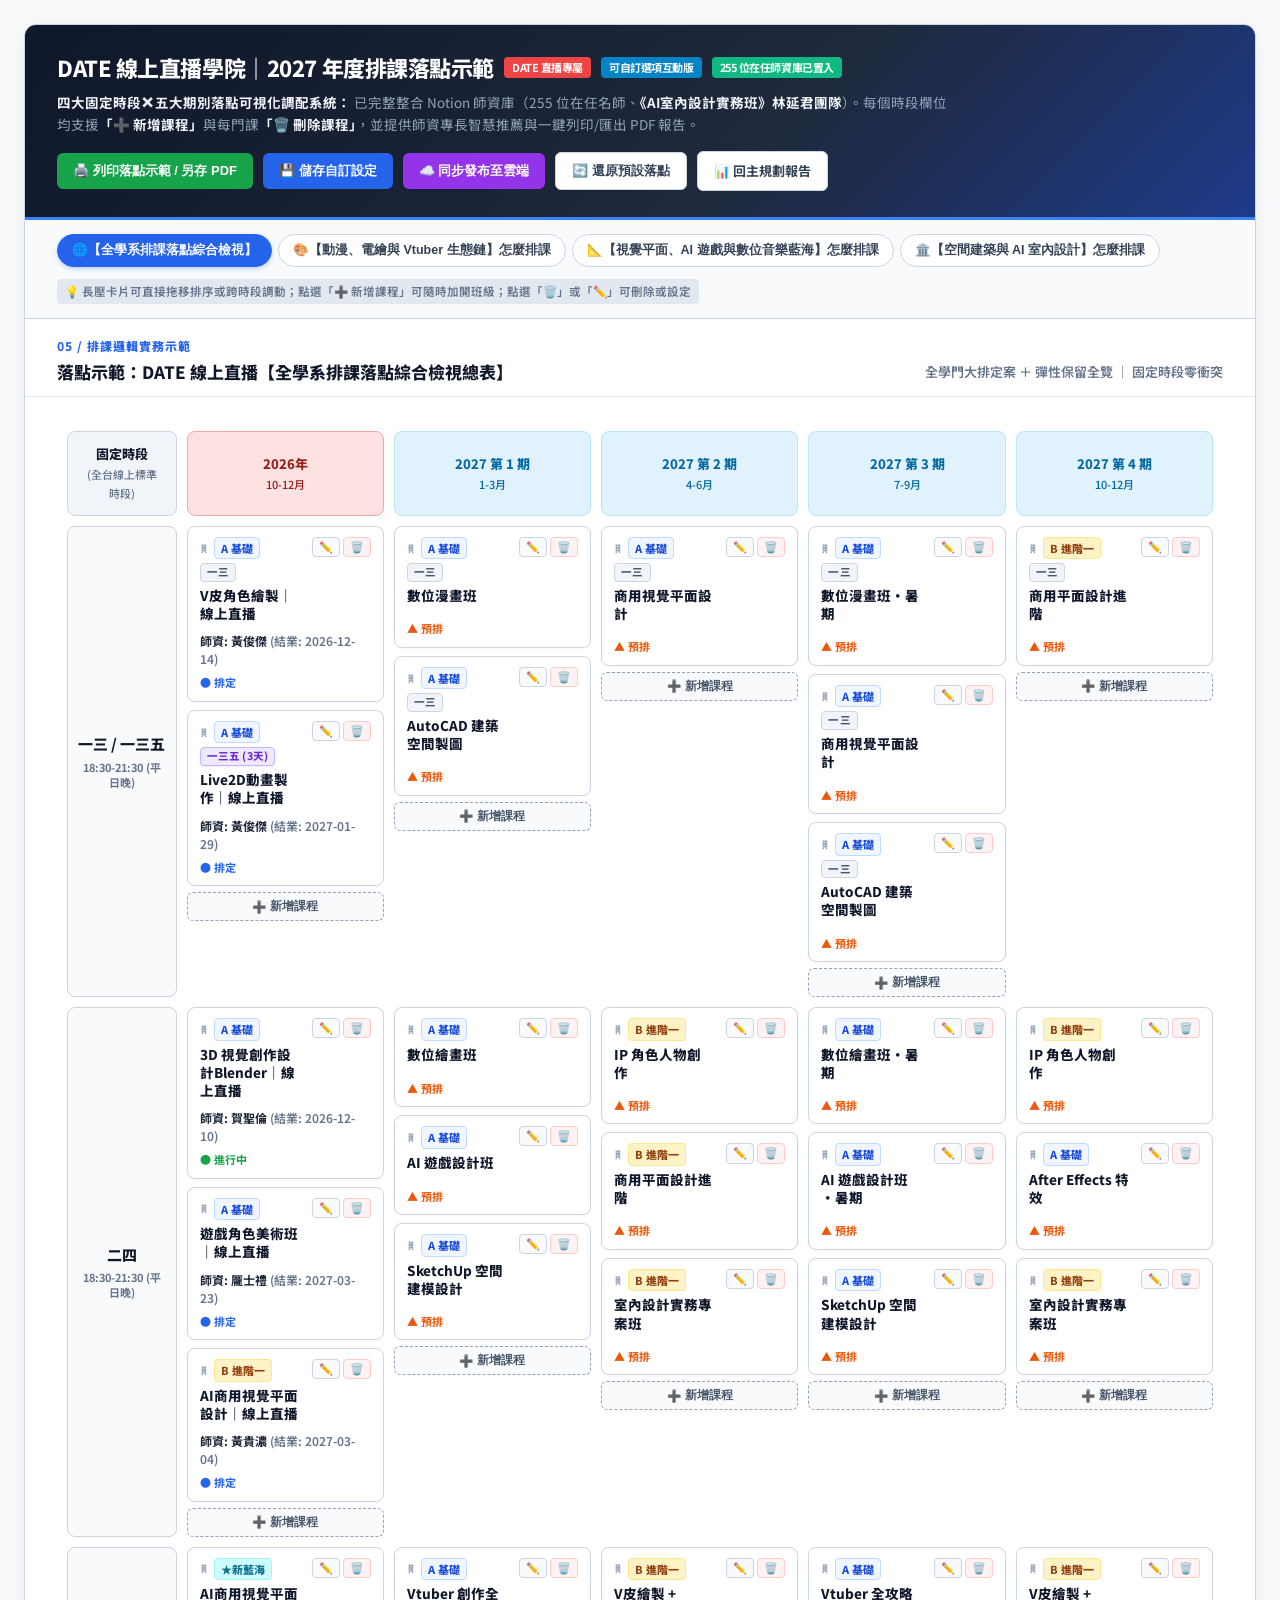
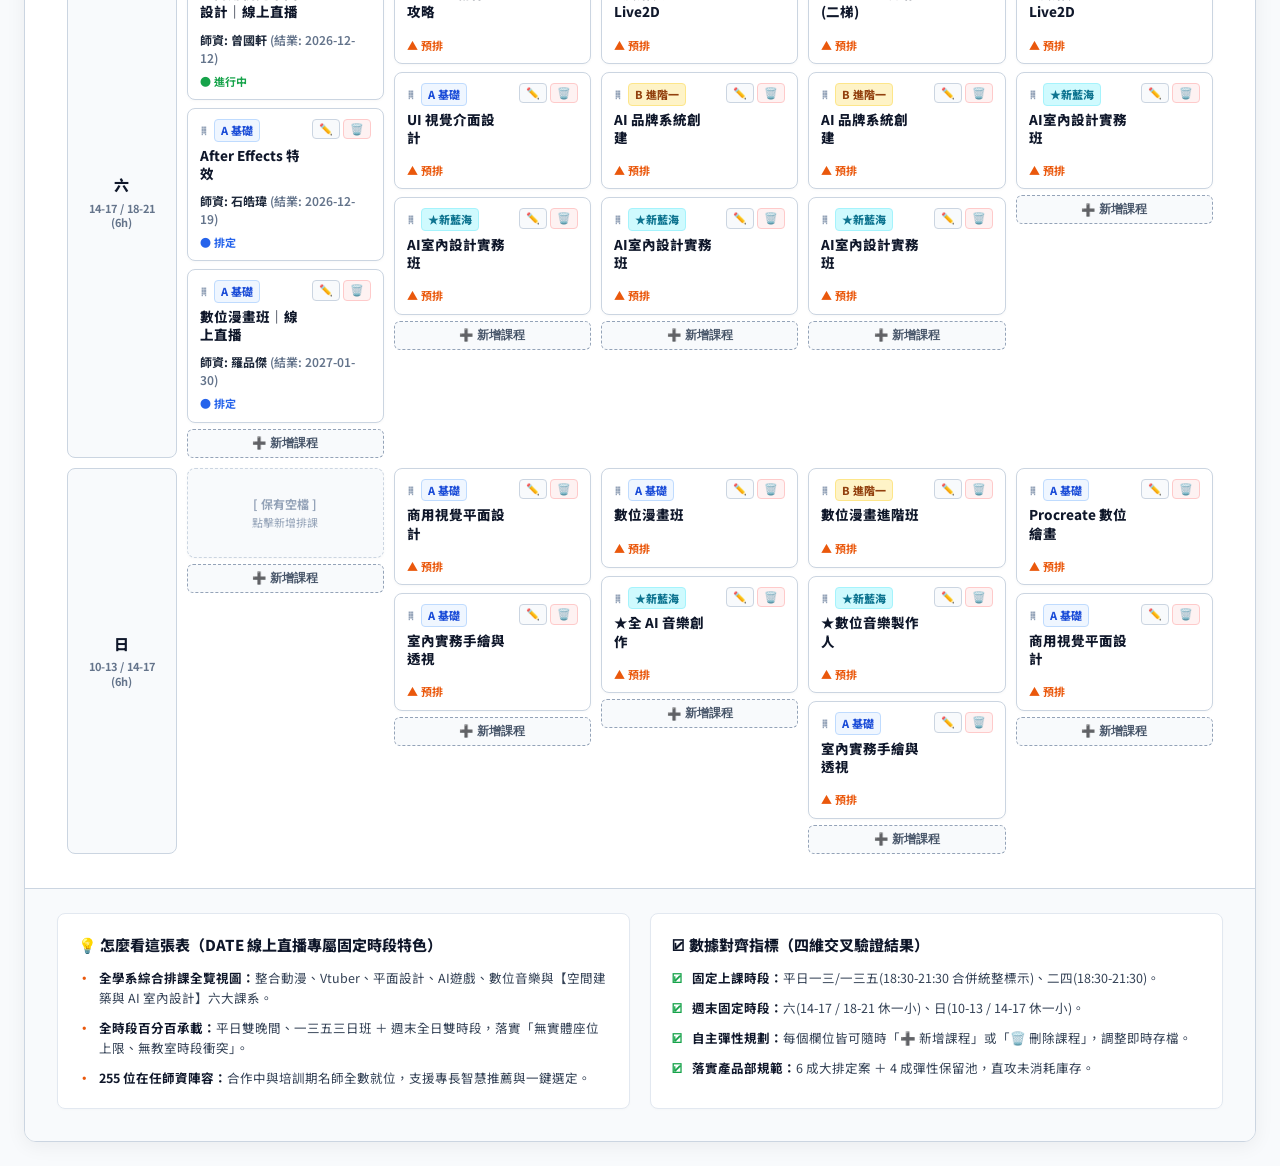
<file: static/schedule_slot_demonstration.html>
<!DOCTYPE html>
<html lang="zh-TW">
<head>
<meta charset="UTF-8">
<meta name="viewport" content="width=device-width, initial-scale=1.0">
<title>DATE 線上直播學院｜2027 年度排課落點示範（全師資資料庫互動調配系統）</title>
<link rel="preconnect" href="https://fonts.googleapis.com">
<link rel="preconnect" href="https://fonts.gstatic.com" crossorigin>
<link href="https://fonts.googleapis.com/css2?family=Noto+Sans+TC:wght@400;500;600;700;800&family=JetBrains+Mono:wght@400;600;700;800&display=swap" rel="stylesheet">

<style>
  :root {
    --primary: #2563eb;
    --primary-dark: #1d4ed8;
    --primary-bg: #eff6ff;
    --green: #16a34a;
    --green-bg: #f0fdf4;
    --amber: #ea580c;
    --amber-bg: #fff7ed;
    --purple: #9333ea;
    --purple-bg: #faf5ff;
    --text-main: #0f172a;
    --text-sub: #334155;
    --text-muted: #64748b;
    --border: #cbd5e1;
    --border-light: #e2e8f0;
    --bg: #f8fafc;
    --surface: #ffffff;
  }

  * { box-sizing: border-box; margin: 0; padding: 0; }

  body {
    font-family: 'Noto Sans TC', -apple-system, BlinkMacSystemFont, "Segoe UI", Roboto, sans-serif;
    background-color: var(--bg);
    color: var(--text-main);
    line-height: 1.5;
    padding: 24px;
    -webkit-font-smoothing: antialiased;
  }

  .page-container {
    max-width: 1540px;
    margin: 0 auto;
    background: var(--surface);
    border: 1px solid var(--border);
    border-radius: 12px;
    box-shadow: 0 4px 20px rgba(0,0,0,0.06);
    overflow: hidden;
  }

  /* Header banner */
  .header-banner {
    background: linear-gradient(135deg, #0f172a 0%, #1e293b 60%, #1e3a8a 100%);
    color: #ffffff;
    padding: 26px 32px;
    display: flex;
    justify-content: space-between;
    align-items: flex-start;
    flex-wrap: wrap;
    gap: 16px;
    border-bottom: 3px solid #3b82f6;
  }

  .header-title-group h1 {
    font-size: 22px;
    font-weight: 800;
    letter-spacing: -0.02em;
    display: flex;
    align-items: center;
    gap: 10px;
    flex-wrap: wrap;
  }

  .tag-live {
    font-size: 11px;
    background: #ef4444;
    color: white;
    padding: 2px 8px;
    border-radius: 4px;
    font-weight: 700;
    text-transform: uppercase;
  }

  .tag-interactive {
    font-size: 11px;
    background: #0284c7;
    color: white;
    padding: 2px 8px;
    border-radius: 4px;
    font-weight: 700;
  }

  .tag-teachers {
    font-size: 11px;
    background: #10b981;
    color: white;
    padding: 2px 8px;
    border-radius: 4px;
    font-weight: 700;
  }

  .header-title-group p {
    color: #94a3b8;
    font-size: 13.5px;
    margin-top: 8px;
    max-width: 900px;
    line-height: 1.6;
  }

  .header-title-group p strong {
    color: #f1f5f9;
  }

  .header-actions {
    display: flex;
    align-items: center;
    gap: 10px;
    flex-wrap: wrap;
  }

  .btn-action {
    display: inline-flex;
    align-items: center;
    gap: 6px;
    background: var(--primary);
    color: #ffffff;
    font-size: 13px;
    font-weight: 700;
    padding: 9px 16px;
    border-radius: 6px;
    border: none;
    cursor: pointer;
    text-decoration: none;
    transition: all 0.15s;
    box-shadow: 0 1px 2px rgba(0,0,0,0.05);
  }
  .btn-action:hover {
    background: var(--primary-dark);
    transform: translateY(-1px);
  }
  .btn-action.secondary {
    background: #ffffff;
    color: #334155;
    border: 1px solid var(--border);
  }
  .btn-action.secondary:hover {
    background: #f1f5f9;
    border-color: #94a3b8;
  }
  .btn-action.green {
    background: var(--green);
  }
  .btn-action.green:hover {
    background: #15803d;
  }

  /* Toolbar */
  .control-toolbar {
    background: #f8fafc;
    padding: 14px 32px;
    border-bottom: 1px solid var(--border);
    display: flex;
    justify-content: space-between;
    align-items: center;
    flex-wrap: wrap;
    gap: 12px;
  }

  .tab-group {
    display: flex;
    gap: 6px;
    flex-wrap: wrap;
  }

  .tab-pill {
    padding: 7px 14px;
    font-size: 12.5px;
    font-weight: 700;
    border-radius: 20px;
    border: 1px solid var(--border);
    background: #ffffff;
    color: var(--text-sub);
    cursor: pointer;
    transition: all 0.15s;
  }
  .tab-pill:hover {
    border-color: var(--primary);
    color: var(--primary);
  }
  .tab-pill.active {
    background: var(--primary);
    color: #ffffff;
    border-color: var(--primary);
    box-shadow: 0 2px 4px rgba(37,99,235,0.25);
  }

  .tools-group {
    display: flex;
    align-items: center;
    gap: 8px;
  }

  .tool-tag {
    font-size: 11.5px;
    font-weight: 600;
    color: var(--text-muted);
    background: #e2e8f0;
    padding: 4px 8px;
    border-radius: 4px;
  }

  /* Section Intro Banner */
  .section-intro {
    padding: 18px 32px 12px 32px;
    background: #ffffff;
    border-bottom: 1px solid var(--border-light);
  }
  .intro-sub {
    font-size: 12px;
    font-weight: 800;
    text-transform: uppercase;
    letter-spacing: 0.08em;
    color: var(--primary);
    margin-bottom: 4px;
  }
  .intro-main {
    font-size: 17px;
    font-weight: 800;
    color: var(--text-main);
    display: flex;
    align-items: center;
    justify-content: space-between;
    flex-wrap: wrap;
    gap: 10px;
  }

  /* The Matrix Table */
  .matrix-wrap {
    padding: 24px 32px;
    overflow-x: auto;
    background: #ffffff;
  }

  table.matrix-table {
    width: 100%;
    border-collapse: separate;
    border-spacing: 10px;
    font-size: 12.5px;
  }

  table.matrix-table th {
    background: #f1f5f9;
    color: var(--text-main);
    font-weight: 800;
    padding: 12px 14px;
    border-radius: 8px;
    text-align: center;
    border: 1px solid var(--border);
    font-size: 13px;
  }
  table.matrix-table th.th-past {
    background: #fee2e2;
    border-color: #fca5a5;
    color: #991b1b;
  }
  table.matrix-table th.th-future {
    background: #e0f2fe;
    border-color: #bae6fd;
    color: #0369a1;
  }

  table.matrix-table td {
    vertical-align: top;
    padding: 0;
    width: 18%;
  }

  table.matrix-table td.slot-time-header {
    width: 10%;
    background: #f8fafc;
    border: 1px solid var(--border);
    border-radius: 8px;
    padding: 14px 10px;
    text-align: center;
    display: table-cell;
    vertical-align: middle;
  }
  .time-day {
    font-size: 15px;
    font-weight: 800;
    color: #0f172a;
  }
  .time-hours {
    font-size: 11px;
    font-weight: 700;
    color: #64748b;
    margin-top: 4px;
    line-height: 1.35;
  }

  .slot-cell-container {
    display: flex;
    flex-direction: column;
    height: 100%;
    min-height: 120px;
  }

  .slot-cards-list {
    display: flex;
    flex-direction: column;
    gap: 8px;
    flex-grow: 1;
  }

  /* Slot Card */
  .slot-card {
    background: #ffffff;
    border: 1px solid #cbd5e1;
    border-radius: 8px;
    padding: 10px 12px;
    min-height: 100px;
    display: flex;
    flex-direction: column;
    justify-content: space-between;
    transition: transform 0.15s ease, box-shadow 0.15s ease, opacity 0.15s ease, border-color 0.15s ease;
    cursor: grab;
    position: relative;
    box-shadow: 0 1px 3px rgba(0,0,0,0.03);
    user-select: none;
    -webkit-user-select: none;
  }
  .slot-card:hover {
    border-color: var(--primary);
    box-shadow: 0 4px 12px rgba(37,99,235,0.12);
    transform: translateY(-2px);
  }
  .slot-card:active {
    cursor: grabbing;
  }
  .slot-card.is-dragging {
    opacity: 0.35 !important;
    transform: scale(0.96) !important;
    border: 2px dashed #2563eb !important;
    box-shadow: 0 8px 24px rgba(37,99,235,0.2) !important;
  }
  .slot-card.drag-target-before {
    border-top: 3px solid #2563eb !important;
    transform: translateY(2px);
  }
  .slot-card.drag-target-after {
    border-bottom: 3px solid #2563eb !important;
    transform: translateY(-2px);
  }
  .slot-cell-container.cell-drag-over {
    background: #f0fdf4 !important;
    outline: 2px dashed #16a34a !important;
    border-radius: 8px;
  }
  .drag-grip {
    color: #94a3b8;
    font-size: 13px;
    font-weight: 900;
    cursor: grab;
    margin-right: 3px;
    user-select: none;
    line-height: 1;
    display: inline-flex;
    align-items: center;
    transition: color 0.15s;
  }
  .slot-card:hover .drag-grip {
    color: #2563eb;
  }

  .slot-card.is-empty {
    background: #f8fafc;
    border: 1px dashed #cbd5e1;
    display: flex;
    align-items: center;
    justify-content: center;
    text-align: center;
    cursor: pointer;
    min-height: 90px;
  }
  .slot-card.is-empty:hover {
    background: #eff6ff;
    border-color: #3b82f6;
  }
  .empty-label {
    color: #94a3b8;
    font-size: 12px;
    line-height: 1.5;
  }

  .sc-top {
    display: flex;
    align-items: flex-start;
    justify-content: space-between;
    gap: 8px;
    margin-bottom: 6px;
  }

  .badge-level {
    font-size: 11px;
    font-weight: 800;
    padding: 2px 6px;
    border-radius: 4px;
    flex-shrink: 0;
  }
  .badge-a { background: #eff6ff; color: #1d4ed8; border: 1px solid #bfdbfe; }
  .badge-b { background: #fef3c7; color: #92400e; border: 1px solid #fde68a; }
  .badge-c { background: #f3e8ff; color: #6b21a8; border: 1px solid #e9d5ff; }
  .badge-ocean { background: #cffafe; color: #0e7490; border: 1px solid #a5f3fc; }

  /* Time slot badges for distinguishing 一三 vs 一三五 */
  .badge-timeslot {
    font-size: 10.5px;
    font-weight: 800;
    padding: 2px 6px;
    border-radius: 4px;
    flex-shrink: 0;
    display: inline-flex;
    align-items: center;
    line-height: 1.2;
    letter-spacing: 0.2px;
  }
  .badge-timeslot.badge-135 {
    background: #ede9fe;
    color: #6d28d9;
    border: 1px solid #c4b5fd;
    box-shadow: 0 1px 2px rgba(109,40,217,0.1);
  }
  .badge-timeslot.badge-13 {
    background: #f1f5f9;
    color: #475569;
    border: 1px solid #cbd5e1;
  }

  .course-name {
    font-size: 13.5px;
    font-weight: 800;
    color: var(--text-main);
    line-height: 1.35;
  }

  .card-btn-group {
    display: inline-flex;
    align-items: center;
    gap: 3px;
    flex-shrink: 0;
    margin-left: auto;
  }

  .btn-card-icon {
    display: inline-flex;
    align-items: center;
    justify-content: center;
    padding: 2px 6px;
    font-size: 11px;
    font-weight: 700;
    border-radius: 4px;
    border: 1px solid #cbd5e1;
    background: #f8fafc;
    color: #475569;
    cursor: pointer;
    transition: all 0.15s;
    line-height: 1.3;
  }
  .btn-card-icon.edit:hover {
    background: #eff6ff;
    border-color: #3b82f6;
    color: #1d4ed8;
  }
  .btn-card-icon.del {
    color: #dc2626;
    border-color: #fecaca;
    background: #fef2f2;
  }
  .btn-card-icon.del:hover {
    background: #fee2e2;
    border-color: #ef4444;
    color: #991b1b;
    transform: scale(1.05);
  }

  .btn-cell-add {
    width: 100%;
    margin-top: 6px;
    padding: 6px 10px;
    font-size: 11.5px;
    font-weight: 700;
    border: 1px dashed #94a3b8;
    border-radius: 6px;
    background: #f8fafc;
    color: #475569;
    cursor: pointer;
    display: flex;
    align-items: center;
    justify-content: center;
    gap: 4px;
    transition: all 0.15s;
  }
  .btn-cell-add:hover {
    background: #eff6ff;
    border-color: #2563eb;
    color: #2563eb;
    box-shadow: 0 2px 6px rgba(37,99,235,0.12);
    border-style: solid;
  }

  .sc-mid {
    font-size: 12px;
    color: var(--text-sub);
    margin: 4px 0 6px 0;
  }
  .sc-mid:empty {
    display: none;
    margin: 0;
  }
  .teacher-name { font-weight: 700; color: #1e293b; }
  .student-count { font-weight: 600; color: #64748b; }

  .sc-bottom {
    font-size: 11px;
    font-weight: 700;
    margin-top: auto;
  }
  /* Updated Status Colors */
  .tag-blue { color: #2563eb; font-weight: 700; }
  .tag-green { color: #16a34a; font-weight: 700; }
  .tag-orange { color: #ea580c; font-weight: 700; }
  .tag-red { color: #dc2626; font-weight: 700; }
  .tag-empty { color: #94a3b8; font-weight: 500; }
  /* Backwards compatibility */
  .tag-h1 { color: #2563eb; }
  .tag-h2 { color: #ea580c; }
  .tag-past { color: #16a34a; }

  /* Footer Explanation Cards */
  .footer-notes {
    padding: 24px 32px 32px 32px;
    background: #f8fafc;
    border-top: 1px solid var(--border);
    display: grid;
    grid-template-columns: 1fr 1fr;
    gap: 20px;
  }

  .note-box {
    background: #ffffff;
    border: 1px solid var(--border-light);
    border-radius: 8px;
    padding: 20px;
    box-shadow: 0 1px 3px rgba(0,0,0,0.02);
  }

  .note-box h3 {
    font-size: 15px;
    font-weight: 800;
    color: var(--text-main);
    margin-bottom: 12px;
    display: flex;
    align-items: center;
    gap: 8px;
  }

  .note-list {
    list-style: none;
    font-size: 12.5px;
    color: var(--text-sub);
    display: flex;
    flex-direction: column;
    gap: 10px;
    line-height: 1.6;
  }

  .note-list li {
    display: flex;
    align-items: flex-start;
    gap: 8px;
  }
  .note-list li strong {
    color: var(--text-main);
  }
  .bullet-icon {
    color: #ea580c;
    font-weight: 800;
    flex-shrink: 0;
  }
  .check-icon {
    color: #16a34a;
    font-weight: 800;
    flex-shrink: 0;
  }

  /* Modal Form */
  .modal-overlay {
    display: none;
    position: fixed;
    top: 0; left: 0; width: 100%; height: 100%;
    background: rgba(15, 23, 42, 0.65);
    backdrop-filter: blur(4px);
    z-index: 9999;
    align-items: center;
    justify-content: center;
    padding: 20px;
  }
  .modal-overlay.active {
    display: flex;
  }

  .modal-card {
    background: #ffffff;
    border-radius: 12px;
    max-width: 660px;
    width: 100%;
    max-height: 90vh;
    overflow-y: auto;
    box-shadow: 0 20px 25px -5px rgba(0, 0, 0, 0.2);
    border: 1px solid var(--border);
    padding: 28px;
    position: relative;
    animation: modalIn 0.2s cubic-bezier(0.16, 1, 0.3, 1);
  }
  @keyframes modalIn {
    from { opacity: 0; transform: scale(0.96); }
    to { opacity: 1; transform: scale(1); }
  }

  .modal-header {
    display: flex;
    justify-content: space-between;
    align-items: center;
    margin-bottom: 20px;
    padding-bottom: 12px;
    border-bottom: 1px solid var(--border-light);
  }
  .modal-header h3 {
    font-size: 18px;
    font-weight: 800;
    color: var(--text-main);
    display: flex;
    align-items: center;
    gap: 8px;
  }
  .modal-close {
    background: #f1f5f9;
    border: none;
    border-radius: 50%;
    width: 32px;
    height: 32px;
    font-size: 16px;
    cursor: pointer;
    display: flex;
    align-items: center;
    justify-content: center;
    color: var(--text-sub);
  }
  .modal-close:hover { background: #e2e8f0; }

  .form-group {
    margin-bottom: 16px;
  }
  .form-group label {
    display: block;
    font-size: 12.5px;
    font-weight: 700;
    color: var(--text-main);
    margin-bottom: 6px;
  }
  .form-group input, .form-group select, .form-group textarea {
    width: 100%;
    padding: 9px 12px;
    font-size: 13px;
    border: 1px solid var(--border);
    border-radius: 6px;
    font-family: inherit;
    outline: none;
    background: #ffffff;
  }
  .form-group input:focus, .form-group select:focus, .form-group textarea:focus {
    border-color: var(--primary);
    box-shadow: 0 0 0 2px rgba(37,99,235,0.15);
  }

  .form-row {
    display: grid;
    grid-template-columns: 1fr 1fr;
    gap: 12px;
  }

  .modal-footer {
    display: flex;
    justify-content: space-between;
    align-items: center;
    gap: 10px;
    margin-top: 24px;
    padding-top: 16px;
    border-top: 1px solid var(--border-light);
  }

  /* Toast Notification */
  .toast {
    position: fixed;
    bottom: 28px;
    right: 28px;
    background: #0f172a;
    color: #ffffff;
    padding: 12px 20px;
    border-radius: 8px;
    font-size: 13px;
    font-weight: 700;
    box-shadow: 0 10px 15px -3px rgba(0,0,0,0.2);
    z-index: 10000;
    display: none;
    align-items: center;
    gap: 8px;
    border-left: 4px solid #16a34a;
  }
  .toast.active {
    display: flex;
  }

  /* Print Styles */
  @media print {
    body {
      padding: 0;
      background: #ffffff;
    }
    .page-container {
      border: none;
      box-shadow: none;
      max-width: 100%;
    }
    .header-actions, .control-toolbar, .edit-hover-icon, .modal-overlay, .toast, .btn-cell-add, .card-btn-group, .btn-card-icon {
      display: none !important;
    }
    .header-banner {
      padding: 16px 20px;
      border-bottom: 2px solid #2563eb;
    }
    .matrix-wrap {
      padding: 0 10px 10px 10px;
    }
    table.matrix-table {
      font-size: 11px;
    }
    .footer-notes {
      padding: 14px 10px;
      page-break-inside: avoid;
    }
    @page {
      size: landscape;
      margin: 8mm;
    }
  }
</style>
</head>
<body>

<div class="page-container">

  <!-- Header Banner -->
  <div class="header-banner">
    <div class="header-title-group">
      <h1>
        DATE 線上直播學院｜2027 年度排課落點示範
        <span class="tag-live">DATE 直播專屬</span>
        <span class="tag-interactive">可自訂選項互動版</span>
        <span class="tag-teachers">255 位在任師資庫已置入</span>
      </h1>
      <p>
        <strong>四大固定時段✕五大期別落點可視化調配系統：</strong>
        已完整整合 Notion 師資庫（255 位在任名師、<strong>《AI室內設計實務班》林延君團隊</strong>）。每個時段欄位均支援<strong>「➕ 新增課程」</strong>與每門課<strong>「🗑️ 刪除課程」</strong>，並提供師資專長智慧推薦與一鍵列印/匯出 PDF 報告。
      </p>
    </div>
    <div class="header-actions">
      <button class="btn-action green" onclick="window.print()">🖨️ 列印落點示範 / 另存 PDF</button>
      <button class="btn-action" onclick="saveSlotsToStorage()">💾 儲存自訂設定</button>
      <button class="btn-action" style="background: #9333ea;" onclick="syncLocalToCloud(true)" title="將目前排課卡片直接發布至雲端">☁️ 同步發布至雲端</button>
      <button class="btn-action secondary" onclick="resetToPreset()">🔄 還原預設落點</button>
      <a href="online_live_2027_master_plan.html" class="btn-action secondary">📊 回主規劃報告</a>
    </div>
  </div>

  <!-- Control toolbar -->
  <div class="control-toolbar">
    <div class="tab-group">
      <button class="tab-pill active" id="pill-all" onclick="switchCategory('all')">
        🌐【全學系排課落點綜合檢視】
      </button>
      <button class="tab-pill" id="pill-anime" onclick="switchCategory('anime')">
        🎨【動漫、電繪與 Vtuber 生態鏈】怎麼排課
      </button>
      <button class="tab-pill" id="pill-design" onclick="switchCategory('design')">
        📐【視覺平面、AI 遊戲與數位音樂藍海】怎麼排課
      </button>
      <button class="tab-pill" id="pill-interior" onclick="switchCategory('interior')">
        🏛️【空間建築與 AI 室內設計】怎麼排課
      </button>
    </div>
    <div class="tools-group">
      <span class="tool-tag">💡 長壓卡片可直接拖移排序或跨時段調動；點選「➕ 新增課程」可隨時加開班級；點選「🗑️」或「✏️」可刪除或設定</span>
    </div>
  </div>

  <!-- Section Title Intro -->
  <div class="section-intro">
    <div class="intro-sub">05 / 排課邏輯實務示範</div>
    <div class="intro-main">
      <span id="currentCategoryTitle">落點示範：DATE 線上直播【全學系排課落點綜合檢視總表】</span>
      <span style="font-size: 13px; font-weight: 600; color: #64748b;" id="currentStats">全學門大排定案 ＋ 彈性保留全覽 ｜ 固定時段零衝突</span>
    </div>
  </div>

  <!-- The Interactive Matrix -->
  <div class="matrix-wrap" id="matrixContainer">
    <!-- Populated by JavaScript -->
  </div>

  <!-- Footer Explanations -->
  <div class="footer-notes">
    <div class="note-box">
      <h3>💡 怎麼看這張表（DATE 線上直播專屬固定時段特色）</h3>
      <ul class="note-list" id="notesListLeft">
        <!-- Populated by JS according to category -->
      </ul>
    </div>
    <div class="note-box">
      <h3>☑ 數據對齊指標（四維交叉驗證結果）</h3>
      <ul class="note-list" id="notesListRight">
        <li><span class="check-icon">☑</span> <div><strong>固定上課時段：</strong>平日一三/一三五(18:30-21:30 合併統整標示)、二四(18:30-21:30)。</div></li>
        <li><span class="check-icon">☑</span> <div><strong>週末固定時段：</strong>六(14-17 / 18-21 休一小)、日(10-13 / 14-17 休一小)。</div></li>
        <li><span class="check-icon">☑</span> <div><strong>自主彈性規劃：</strong>每個欄位皆可隨時「➕ 新增課程」或「🗑️ 刪除課程」，調整即時存檔。</div></li>
        <li><span class="check-icon">☑</span> <div><strong>落實產品部規範：</strong>6 成大排定案 ＋ 4 成彈性保留池，直攻未消耗庫存。</div></li>
      </ul>
    </div>
  </div>

</div>

<!-- Modal: Edit Slot (Removed click-outside-to-close) -->
<div class="modal-overlay" id="slotModal">
  <div class="modal-card">
    <div class="modal-header">
      <h3 id="modalTitle">⚙️ 設定排課落點</h3>
      <button class="modal-close" type="button" onclick="closeModal()">&times;</button>
    </div>

    <form id="slotForm" onsubmit="saveSlotForm(event)">
      <input type="hidden" id="editSlotId">

      <div class="form-group">
        <label>課程名稱（分類選單挑選或自訂輸入）</label>
        <select id="selectCourse" onchange="onCourseSelectChange(this)">
          <!-- Populated by JS -->
        </select>
        <input type="text" id="inputCustomCourse" placeholder="或自行輸入自訂課程名稱..." style="margin-top: 6px; display: none;">
      </div>

      <div class="form-row">
        <div class="form-group">
          <label>固定排課時段</label>
          <select id="selectTime">
            <option value="一三">一三 18:30-21:30 (平日晚)</option>
            <option value="一三五">一三五 18:30 (平日晚・3天班)</option>
            <option value="二四">二四 18:30-21:30 (平日晚)</option>
            <option value="六">週六 14:00-17:00 (休一小) 18:00-21:00 (6h)</option>
            <option value="日">週日 10:00-13:00 (休一小) 14:00-17:00 (6h)</option>
          </select>
        </div>

        <div class="form-group">
          <label>排課月份</label>
          <select id="selectQuarter">
            <option value="2026_q4">2026年 10-12月</option>
            <option value="2027_q1">2027年 1-3月</option>
            <option value="2027_q2">2027年 4-6月</option>
            <option value="2027_q3">2027年 7-9月</option>
            <option value="2027_q4">2027年 10-12月</option>
          </select>
        </div>
      </div>

      <div class="form-group">
        <div style="display: flex; justify-content: space-between; align-items: center; margin-bottom: 6px;">
          <label style="margin: 0;">主力師資（依課程專長智能推薦 ＋ 255位師資全庫）</label>
          <span style="font-size: 11px; color: #2563eb; font-weight: 700;" id="matchedTeacherCountHint">⭐ 推薦師資已置頂</span>
        </div>
        
        <!-- Quick search box -->
        <div style="display: flex; gap: 8px; margin-bottom: 6px;">
          <input type="text" id="teacherSearchInput" placeholder="🔍 快速搜尋老師姓名或科目 (例如：林延君、室內、漫畫、王仁駿)..." 
                 style="padding: 7px 10px; font-size: 12px; border: 1px solid var(--border); border-radius: 6px; width: 100%;"
                 oninput="onTeacherSearchInput(this.value)">
          <button type="button" class="btn-action secondary" style="padding: 6px 10px; font-size: 12px; white-space: nowrap;" onclick="clearTeacherSearch()">清空搜尋</button>
        </div>

        <select id="selectTeacher" onchange="onTeacherSelectChange(this)">
          <!-- Populated by JS -->
        </select>
        <input type="text" id="inputCustomTeacher" placeholder="或自行填寫師資..." style="margin-top: 6px; display: none;">
      </div>

      <div class="form-row">
        <div class="form-group">
          <label>結業日期（選擇預計結業日期）</label>
          <input type="date" id="inputEndDate" style="padding: 8px 12px; font-size: 13px;">
        </div>

        <div class="form-group">
          <label>梯隊階層標籤</label>
          <select id="selectBadge">
            <option value="A|badge-a|A 基礎">A 基礎</option>
            <option value="B|badge-b|B 進階一">B 進階一</option>
            <option value="C|badge-c|C 進階二">C 進階二</option>
            <option value="★|badge-ocean|★新藍海">★新藍海</option>
            <option value="保留|badge-a|4成保留">4成保留</option>
            <option value="無||無標籤">無標籤</option>
          </select>
        </div>
      </div>

      <div class="form-row">
        <div class="form-group">
          <label>開班決策屬性標籤</label>
          <select id="selectType">
            <option value="tag-blue|● 排定">藍色（排定）</option>
            <option value="tag-green|● 進行中">綠色（進行中）</option>
            <option value="tag-orange|▲ 預排">橙色（預排）</option>
            <option value="tag-red|✖ 無法安排">紅色（無法安排）</option>
            <option value="tag-empty|保留">灰色（保留）</option>
          </select>
        </div>

        <div class="form-group">
          <label>戰略備註說明</label>
          <input type="text" id="inputNote" placeholder="例如：首開大班！雙師分流">
        </div>
      </div>

      <div class="modal-footer">
        <div style="display: flex; gap: 8px; flex-wrap: wrap;">
          <button type="button" class="btn-action secondary" style="color: #dc2626; border-color: #fca5a5; background: #fff5f5;" onclick="deleteCurrentSlot()">🗑️ 刪除此課程</button>
          <button type="button" class="btn-action secondary" style="color: #64748b;" onclick="clearSlotToEmpty()">⚪ 設為空檔保留</button>
        </div>
        <div style="display: flex; gap: 8px; flex-wrap: wrap;">
          <button type="button" class="btn-action secondary" onclick="closeModal()">取消</button>
          <button type="submit" class="btn-action green">確認套用落點</button>
        </div>
      </div>
    </form>
  </div>
</div>

<div class="toast" id="toastNotice">
  <span id="toastMsg">✅ 已儲存自訂落點設定！</span>
</div>

<script>
// Raw Preset Data
const PRESET_DATA = {"anime": [{"slotId": "anime_r1_c2", "category": "anime", "timeRow": "一三", "timeStr": "一三 18:30-21:30", "quarter": "2027_q1", "quarterLabel": "第 1 期 1-3 月 (H1 寒假大排)", "badge": "A", "badgeText": "A 基礎", "badgeClass": "badge-a", "name": "數位漫畫班", "teacher": "", "count": "", "typeTag": "tag-orange", "typeText": "▲ 預排", "isEmpty": false, "endDate": "", "note": ""}, {"slotId": "anime_r1_c4", "category": "anime", "timeRow": "一三", "timeStr": "一三 18:30-21:30", "quarter": "2027_q3", "quarterLabel": "第 3 期 7-9 月 (H2 暑假保留)", "badge": "A", "badgeText": "A 基礎", "badgeClass": "badge-a", "name": "數位漫畫班·暑期", "teacher": "", "count": "", "typeTag": "tag-orange", "typeText": "▲ 預排", "isEmpty": false, "endDate": ""}, {"slotId": "anime_r2_c1", "category": "anime", "timeRow": "二四", "timeStr": "二四 18:30-21:30", "quarter": "2026_q4", "quarterLabel": "2026 第 4 期 (參考)", "badge": "B", "badgeText": "B 進階一", "badgeClass": "badge-b", "name": "AI商用視覺平面設計｜線上直播", "teacher": "黃貴濃", "count": "結業: 2027-03-04", "typeTag": "tag-blue", "typeText": "● 排定", "isEmpty": false, "endDate": "2027-03-04", "note": "", "order": 2}, {"slotId": "anime_r2_c2", "category": "anime", "timeRow": "二四", "timeStr": "二四 18:30-21:30", "quarter": "2027_q1", "quarterLabel": "第 1 期 1-3 月 (H1 寒假大排)", "badge": "A", "badgeText": "A 基礎", "badgeClass": "badge-a", "name": "數位繪畫班", "teacher": "", "count": "", "typeTag": "tag-orange", "typeText": "▲ 預排", "isEmpty": false, "endDate": ""}, {"slotId": "anime_r2_c3", "category": "anime", "timeRow": "二四", "timeStr": "二四 18:30-21:30", "quarter": "2027_q2", "quarterLabel": "第 2 期 4-6 月 (H1 初夏大排)", "badge": "B", "badgeText": "B 進階一", "badgeClass": "badge-b", "name": "IP 角色人物創作", "teacher": "", "count": "", "typeTag": "tag-orange", "typeText": "▲ 預排", "isEmpty": false, "endDate": ""}, {"slotId": "anime_r2_c4", "category": "anime", "timeRow": "二四", "timeStr": "二四 18:30-21:30", "quarter": "2027_q3", "quarterLabel": "第 3 期 7-9 月 (H2 暑假保留)", "badge": "A", "badgeText": "A 基礎", "badgeClass": "badge-a", "name": "數位繪畫班·暑期", "teacher": "", "count": "", "typeTag": "tag-orange", "typeText": "▲ 預排", "isEmpty": false, "endDate": ""}, {"slotId": "anime_r2_c5", "category": "anime", "timeRow": "二四", "timeStr": "二四 18:30-21:30", "quarter": "2027_q4", "quarterLabel": "第 4 期 10-12 月 (H2 秋季保留)", "badge": "B", "badgeText": "B 進階一", "badgeClass": "badge-b", "name": "IP 角色人物創作", "teacher": "", "count": "", "typeTag": "tag-orange", "typeText": "▲ 預排", "isEmpty": false, "endDate": ""}, {"slotId": "anime_r3_c2", "category": "anime", "timeRow": "六", "timeStr": "六 14-17 / 18-21 (6h)", "quarter": "2027_q1", "quarterLabel": "第 1 期 1-3 月 (H1 寒假大排)", "badge": "A", "badgeText": "A 基礎", "badgeClass": "badge-a", "name": "Vtuber 創作全攻略", "teacher": "", "count": "", "typeTag": "tag-orange", "typeText": "▲ 預排", "isEmpty": false, "endDate": "", "note": ""}, {"slotId": "anime_r3_c3", "category": "anime", "timeRow": "六", "timeStr": "六 14:00-17:00 休一小 18:00-21:00 (6小時)", "quarter": "2027_q2", "quarterLabel": "第 2 期 4-6 月 (H1 初夏大排)", "badge": "B", "badgeText": "B 進階一", "badgeClass": "badge-b", "name": "V皮繪製 + Live2D", "teacher": "", "count": "", "typeTag": "tag-orange", "typeText": "▲ 預排", "isEmpty": false, "endDate": ""}, {"slotId": "anime_r3_c4", "category": "anime", "timeRow": "六", "timeStr": "六 14:00-17:00 休一小 18:00-21:00 (6小時)", "quarter": "2027_q3", "quarterLabel": "第 3 期 7-9 月 (H2 暑假保留)", "badge": "A", "badgeText": "A 基礎", "badgeClass": "badge-a", "name": "Vtuber 全攻略 (二梯)", "teacher": "", "count": "", "typeTag": "tag-orange", "typeText": "▲ 預排", "isEmpty": false, "endDate": ""}, {"slotId": "anime_r3_c5", "category": "anime", "timeRow": "六", "timeStr": "六 14:00-17:00 休一小 18:00-21:00 (6小時)", "quarter": "2027_q4", "quarterLabel": "第 4 期 10-12 月 (H2 秋季保留)", "badge": "B", "badgeText": "B 進階一", "badgeClass": "badge-b", "name": "V皮繪製 + Live2D", "teacher": "", "count": "", "typeTag": "tag-orange", "typeText": "▲ 預排", "isEmpty": false, "endDate": ""}, {"slotId": "anime_r4_c3", "category": "anime", "timeRow": "日", "timeStr": "日 10:00-13:00 休一小 14:00-17:00 (6小時)", "quarter": "2027_q2", "quarterLabel": "第 2 期 4-6 月 (H1 初夏大排)", "badge": "A", "badgeText": "A 基礎", "badgeClass": "badge-a", "name": "數位漫畫班", "teacher": "", "count": "", "typeTag": "tag-orange", "typeText": "▲ 預排", "isEmpty": false, "endDate": ""}, {"slotId": "anime_r4_c4", "category": "anime", "timeRow": "日", "timeStr": "日 10:00-13:00 休一小 14:00-17:00 (6小時)", "quarter": "2027_q3", "quarterLabel": "第 3 期 7-9 月 (H2 暑假保留)", "badge": "B", "badgeText": "B 進階一", "badgeClass": "badge-b", "name": "數位漫畫進階班", "teacher": "", "count": "", "typeTag": "tag-orange", "typeText": "▲ 預排", "isEmpty": false, "endDate": ""}, {"slotId": "anime_r4_c5", "category": "anime", "timeRow": "日", "timeStr": "日 10:00-13:00 休一小 14:00-17:00 (6小時)", "quarter": "2027_q4", "quarterLabel": "第 4 期 10-12 月 (H2 秋季保留)", "badge": "A", "badgeText": "A 基礎", "badgeClass": "badge-a", "name": "Procreate 數位繪畫", "teacher": "", "count": "", "typeTag": "tag-orange", "typeText": "▲ 預排", "isEmpty": false, "endDate": ""}], "design": [{"slotId": "design_r1_c3", "category": "design", "timeRow": "一三", "timeStr": "一三 18:30-21:30", "quarter": "2027_q2", "quarterLabel": "第 2 期 4-6 月 (H1 初夏大排)", "badge": "A", "badgeText": "A 基礎", "badgeClass": "badge-a", "name": "商用視覺平面設計", "teacher": "", "count": "", "typeTag": "tag-orange", "typeText": "▲ 預排", "isEmpty": false, "endDate": ""}, {"slotId": "design_r1_c4", "category": "design", "timeRow": "一三", "timeStr": "一三 18:30-21:30", "quarter": "2027_q3", "quarterLabel": "第 3 期 7-9 月 (H2 暑假保留)", "badge": "A", "badgeText": "A 基礎", "badgeClass": "badge-a", "name": "商用視覺平面設計", "teacher": "", "count": "", "typeTag": "tag-orange", "typeText": "▲ 預排", "isEmpty": false, "endDate": ""}, {"slotId": "design_r1_c5", "category": "design", "timeRow": "一三", "timeStr": "一三 18:30-21:30", "quarter": "2027_q4", "quarterLabel": "第 4 期 10-12 月 (H2 秋季保留)", "badge": "B", "badgeText": "B 進階一", "badgeClass": "badge-b", "name": "商用平面設計進階", "teacher": "", "count": "", "typeTag": "tag-orange", "typeText": "▲ 預排", "isEmpty": false, "endDate": ""}, {"slotId": "design_r2_c2", "category": "design", "timeRow": "二四", "timeStr": "二四 18:30-21:30", "quarter": "2027_q1", "quarterLabel": "第 1 期 1-3 月 (H1 寒假大排)", "badge": "A", "badgeText": "A 基礎", "badgeClass": "badge-a", "name": "AI 遊戲設計班", "teacher": "", "count": "", "typeTag": "tag-orange", "typeText": "▲ 預排", "isEmpty": false, "endDate": ""}, {"slotId": "design_r2_c3", "category": "design", "timeRow": "二四", "timeStr": "二四 18:30-21:30", "quarter": "2027_q2", "quarterLabel": "第 2 期 4-6 月 (H1 初夏大排)", "badge": "B", "badgeText": "B 進階一", "badgeClass": "badge-b", "name": "商用平面設計進階", "teacher": "", "count": "", "typeTag": "tag-orange", "typeText": "▲ 預排", "isEmpty": false, "endDate": ""}, {"slotId": "design_r2_c4", "category": "design", "timeRow": "二四", "timeStr": "二四 18:30-21:30", "quarter": "2027_q3", "quarterLabel": "第 3 期 7-9 月 (H2 暑假保留)", "badge": "A", "badgeText": "A 基礎", "badgeClass": "badge-a", "name": "AI 遊戲設計班·暑期", "teacher": "", "count": "", "typeTag": "tag-orange", "typeText": "▲ 預排", "isEmpty": false, "endDate": ""}, {"slotId": "design_r2_c5", "category": "design", "timeRow": "二四", "timeStr": "二四 18:30-21:30", "quarter": "2027_q4", "quarterLabel": "第 4 期 10-12 月 (H2 秋季保留)", "badge": "A", "badgeText": "A 基礎", "badgeClass": "badge-a", "name": "After Effects 特效", "teacher": "", "count": "", "typeTag": "tag-orange", "typeText": "▲ 預排", "isEmpty": false, "endDate": ""}, {"slotId": "design_r3_c1", "category": "design", "timeRow": "六", "timeStr": "六 14-17 / 18-21 (6h)", "quarter": "2026_q4", "quarterLabel": "2026 第 4 期 (參考)", "badge": "A", "badgeText": "A 基礎", "badgeClass": "badge-a", "name": "After Effects 特效", "teacher": "石皓瑋", "count": "結業: 2026-12-19", "typeTag": "tag-blue", "typeText": "● 排定", "isEmpty": false, "endDate": "2026-12-19", "note": "", "order": 1}, {"slotId": "design_r3_c2", "category": "design", "timeRow": "六", "timeStr": "六 14:00-17:00 休一小 18:00-21:00 (6小時)", "quarter": "2027_q1", "quarterLabel": "第 1 期 1-3 月 (H1 寒假大排)", "badge": "A", "badgeText": "A 基礎", "badgeClass": "badge-a", "name": "UI 視覺介面設計", "teacher": "", "count": "", "typeTag": "tag-orange", "typeText": "▲ 預排", "isEmpty": false, "endDate": ""}, {"slotId": "design_r3_c3", "category": "design", "timeRow": "六", "timeStr": "六 14:00-17:00 休一小 18:00-21:00 (6小時)", "quarter": "2027_q2", "quarterLabel": "第 2 期 4-6 月 (H1 初夏大排)", "badge": "B", "badgeText": "B 進階一", "badgeClass": "badge-b", "name": "AI 品牌系統創建", "teacher": "", "count": "", "typeTag": "tag-orange", "typeText": "▲ 預排", "isEmpty": false, "endDate": ""}, {"slotId": "design_r3_c4", "category": "design", "timeRow": "六", "timeStr": "六 14:00-17:00 休一小 18:00-21:00 (6小時)", "quarter": "2027_q3", "quarterLabel": "第 3 期 7-9 月 (H2 暑假保留)", "badge": "B", "badgeText": "B 進階一", "badgeClass": "badge-b", "name": "AI 品牌系統創建", "teacher": "", "count": "", "typeTag": "tag-orange", "typeText": "▲ 預排", "isEmpty": false, "endDate": ""}, {"slotId": "design_r4_c2", "category": "design", "timeRow": "日", "timeStr": "日 10:00-13:00 休一小 14:00-17:00 (6小時)", "quarter": "2027_q1", "quarterLabel": "第 1 期 1-3 月 (H1 寒假大排)", "badge": "A", "badgeText": "A 基礎", "badgeClass": "badge-a", "name": "商用視覺平面設計", "teacher": "", "count": "", "typeTag": "tag-orange", "typeText": "▲ 預排", "isEmpty": false, "endDate": ""}, {"slotId": "design_r4_c3", "category": "design", "timeRow": "日", "timeStr": "日 10:00-13:00 休一小 14:00-17:00 (6小時)", "quarter": "2027_q2", "quarterLabel": "第 2 期 4-6 月 (H1 初夏大排)", "badge": "A", "badgeText": "★新藍海", "badgeClass": "badge-ocean", "name": "★全 AI 音樂創作", "teacher": "", "count": "", "typeTag": "tag-orange", "typeText": "▲ 預排", "isEmpty": false, "endDate": ""}, {"slotId": "design_r4_c4", "category": "design", "timeRow": "日", "timeStr": "日 10:00-13:00 休一小 14:00-17:00 (6小時)", "quarter": "2027_q3", "quarterLabel": "第 3 期 7-9 月 (H2 暑假保留)", "badge": "B", "badgeText": "★新藍海", "badgeClass": "badge-ocean", "name": "★數位音樂製作人", "teacher": "", "count": "", "typeTag": "tag-orange", "typeText": "▲ 預排", "isEmpty": false, "endDate": ""}, {"slotId": "design_r4_c5", "category": "design", "timeRow": "日", "timeStr": "日 10:00-13:00 休一小 14:00-17:00 (6小時)", "quarter": "2027_q4", "quarterLabel": "第 4 期 10-12 月 (H2 秋季保留)", "badge": "A", "badgeText": "A 基礎", "badgeClass": "badge-a", "name": "商用視覺平面設計", "teacher": "", "count": "", "typeTag": "tag-orange", "typeText": "▲ 預排", "isEmpty": false, "endDate": ""}], "interior": [{"slotId": "interior_r1_c2", "category": "interior", "timeRow": "一三", "timeStr": "一三 18:30-21:30", "quarter": "2027_q1", "quarterLabel": "第 1 期 1-3 月 (H1 寒假大排)", "badge": "A", "badgeText": "A 基礎", "badgeClass": "badge-a", "name": "AutoCAD 建築空間製圖", "teacher": "", "count": "", "typeTag": "tag-orange", "typeText": "▲ 預排", "isEmpty": false, "endDate": "", "note": ""}, {"slotId": "interior_r1_c4", "category": "interior", "timeRow": "一三", "timeStr": "一三 18:30-21:30", "quarter": "2027_q3", "quarterLabel": "第 3 期 7-9 月 (H2 暑假保留)", "badge": "A", "badgeText": "A 基礎", "badgeClass": "badge-a", "name": "AutoCAD 建築空間製圖", "teacher": "", "count": "", "typeTag": "tag-orange", "typeText": "▲ 預排", "isEmpty": false, "endDate": ""}, {"slotId": "interior_r2_c2", "category": "interior", "timeRow": "二四", "timeStr": "二四 18:30-21:30", "quarter": "2027_q1", "quarterLabel": "第 1 期 1-3 月 (H1 寒假大排)", "badge": "A", "badgeText": "A 基礎", "badgeClass": "badge-a", "name": "SketchUp 空間建模設計", "teacher": "", "count": "", "typeTag": "tag-orange", "typeText": "▲ 預排", "isEmpty": false, "endDate": ""}, {"slotId": "interior_r2_c3", "category": "interior", "timeRow": "二四", "timeStr": "二四 18:30-21:30", "quarter": "2027_q2", "quarterLabel": "第 2 期 4-6 月 (H1 初夏大排)", "badge": "B", "badgeText": "B 進階一", "badgeClass": "badge-b", "name": "室內設計實務專案班", "teacher": "", "count": "", "typeTag": "tag-orange", "typeText": "▲ 預排", "isEmpty": false, "endDate": ""}, {"slotId": "interior_r2_c4", "category": "interior", "timeRow": "二四", "timeStr": "二四 18:30-21:30", "quarter": "2027_q3", "quarterLabel": "第 3 期 7-9 月 (H2 暑假保留)", "badge": "A", "badgeText": "A 基礎", "badgeClass": "badge-a", "name": "SketchUp 空間建模設計", "teacher": "", "count": "", "typeTag": "tag-orange", "typeText": "▲ 預排", "isEmpty": false, "endDate": ""}, {"slotId": "interior_r2_c5", "category": "interior", "timeRow": "二四", "timeStr": "二四 18:30-21:30", "quarter": "2027_q4", "quarterLabel": "第 4 期 10-12 月 (H2 秋季保留)", "badge": "B", "badgeText": "B 進階一", "badgeClass": "badge-b", "name": "室內設計實務專案班", "teacher": "", "count": "", "typeTag": "tag-orange", "typeText": "▲ 預排", "isEmpty": false, "endDate": ""}, {"slotId": "interior_r3_c2", "category": "interior", "timeRow": "六", "timeStr": "六 14-17 / 18-21 (6h)", "quarter": "2027_q1", "quarterLabel": "第 1 期 1-3 月 (H1 寒假大排)", "badge": "★", "badgeText": "★新藍海", "badgeClass": "badge-ocean", "name": "AI室內設計實務班", "teacher": "", "count": "", "typeTag": "tag-orange", "typeText": "▲ 預排", "isEmpty": false, "endDate": "", "note": ""}, {"slotId": "interior_r3_c3", "category": "interior", "timeRow": "六", "timeStr": "六 14-17 / 18-21 (6h)", "quarter": "2027_q2", "quarterLabel": "第 2 期 4-6 月 (H1 初夏大排)", "badge": "★", "badgeText": "★新藍海", "badgeClass": "badge-ocean", "name": "AI室內設計實務班", "teacher": "", "count": "", "typeTag": "tag-orange", "typeText": "▲ 預排", "isEmpty": false, "endDate": "", "note": ""}, {"slotId": "interior_r3_c4", "category": "interior", "timeRow": "六", "timeStr": "六 14-17 / 18-21 (6h)", "quarter": "2027_q3", "quarterLabel": "第 3 期 7-9 月 (H2 暑假保留)", "badge": "★", "badgeText": "★新藍海", "badgeClass": "badge-ocean", "name": "AI室內設計實務班", "teacher": "", "count": "", "typeTag": "tag-orange", "typeText": "▲ 預排", "isEmpty": false, "endDate": "", "note": ""}, {"slotId": "interior_r3_c5", "category": "interior", "timeRow": "六", "timeStr": "六 14-17 / 18-21 (6h)", "quarter": "2027_q4", "quarterLabel": "第 4 期 10-12 月 (H2 秋季保留)", "badge": "★", "badgeText": "★新藍海", "badgeClass": "badge-ocean", "name": "AI室內設計實務班", "teacher": "", "count": "", "typeTag": "tag-orange", "typeText": "▲ 預排", "isEmpty": false, "endDate": "", "note": ""}, {"slotId": "interior_r4_c2", "category": "interior", "timeRow": "日", "timeStr": "日 10:00-13:00 休一小 14:00-17:00 (6小時)", "quarter": "2027_q1", "quarterLabel": "第 1 期 1-3 月 (H1 寒假大排)", "badge": "A", "badgeText": "A 基礎", "badgeClass": "badge-a", "name": "室內實務手繪與透視", "teacher": "", "count": "", "typeTag": "tag-orange", "typeText": "▲ 預排", "isEmpty": false, "endDate": ""}, {"slotId": "interior_r4_c4", "category": "interior", "timeRow": "日", "timeStr": "日 10:00-13:00 休一小 14:00-17:00 (6小時)", "quarter": "2027_q3", "quarterLabel": "第 3 期 7-9 月 (H2 暑假保留)", "badge": "A", "badgeText": "A 基礎", "badgeClass": "badge-a", "name": "室內實務手繪與透視", "teacher": "", "count": "", "typeTag": "tag-orange", "typeText": "▲ 預排", "isEmpty": false, "endDate": ""}, {"slotId": "interior_一三_2026_q4_1792035470053", "category": "interior", "timeRow": "一三", "timeStr": "一三 18:30-21:30", "quarter": "2026_q4", "quarterLabel": "2026_q4", "badge": "A", "badgeText": "A 基礎", "badgeClass": "badge-a", "name": "V皮角色繪製｜線上直播", "teacher": "黃俊傑", "count": "結業: 2026-12-14", "typeTag": "tag-blue", "typeText": "● 排定", "isEmpty": false, "endDate": "2026-12-14", "note": ""}, {"slotId": "interior_六_2026_q4_1792035505744", "category": "interior", "timeRow": "六", "timeStr": "六 14-17 / 18-21 (6h)", "quarter": "2026_q4", "quarterLabel": "2026_q4", "badge": "A", "badgeText": "A 基礎", "badgeClass": "badge-a", "name": "數位漫畫班｜線上直播", "teacher": "羅品傑", "count": "結業: 2027-01-30", "typeTag": "tag-blue", "typeText": "● 排定", "isEmpty": false, "endDate": "2027-01-30", "note": "", "order": 2}, {"slotId": "interior_二四_2026_q4_1792035714241", "category": "interior", "timeRow": "二四", "timeStr": "二四 18:30-21:30", "quarter": "2026_q4", "quarterLabel": "2026_q4", "badge": "A", "badgeText": "A 基礎", "badgeClass": "badge-a", "name": "遊戲角色美術班｜線上直播", "teacher": "龎士禮", "count": "結業: 2027-03-23", "typeTag": "tag-blue", "typeText": "● 排定", "isEmpty": false, "endDate": "2027-03-23", "note": "", "order": 1}, {"slotId": "interior_一三五_2026_q4_1792036753105", "category": "interior", "timeRow": "一三五", "timeStr": "一三五 18:30 (平日晚)", "quarter": "2026_q4", "quarterLabel": "2026_q4", "badge": "A", "badgeText": "A 基礎", "badgeClass": "badge-a", "name": "Live2D動畫製作｜線上直播", "teacher": "黃俊傑", "endDate": "2027-01-29", "count": "結業: 2027-01-29", "typeTag": "tag-blue", "typeText": "● 排定", "isEmpty": false, "note": ""}, {"slotId": "interior_六_2026_q4_1792040787784", "category": "interior", "timeRow": "六", "timeStr": "六 14-17 / 18-21 (6h)", "quarter": "2026_q4", "quarterLabel": "2026_q4", "badge": "★", "badgeText": "★新藍海", "badgeClass": "badge-ocean", "name": "AI商用視覺平面設計｜線上直播", "teacher": "曾國軒", "endDate": "2026-12-12", "count": "結業: 2026-12-12", "typeTag": "tag-green", "typeText": "● 進行中", "isEmpty": false, "note": "", "order": 0}, {"slotId": "interior_二四_2026_q4_1792040987456", "category": "interior", "timeRow": "二四", "timeStr": "二四 18:30-21:30", "quarter": "2026_q4", "quarterLabel": "2026_q4", "badge": "A", "badgeText": "A 基礎", "badgeClass": "badge-a", "name": "3D 視覺創作設計Blender｜線上直播", "teacher": "賀聖倫", "endDate": "2026-12-10", "count": "結業: 2026-12-10", "typeTag": "tag-green", "typeText": "● 進行中", "isEmpty": false, "note": "", "order": 0}], "courses_grouped": {"🏛️ 空間與室內設計": ["AI室內設計實務班", "室內設計實務專案班", "AutoCAD 建築空間製圖", "SketchUp 空間建模設計", "室內實務手繪與透視"], "🎨 動漫、電繪與 IP 角色": ["數位漫畫班", "數位漫畫班·寒假", "數位漫畫班·暑期", "數位漫畫進階班", "數位繪畫班", "數位繪畫班·暑期", "Procreate 數位繪畫", "IP 角色人物創作", "IP角色人物創作班", "2D動畫製作", "日本動畫職人養成班"], "✨ Vtuber 與角色模型": ["Vtuber 創作全攻略", "Vtuber 全攻略 (二梯)", "V 皮角色繪製", "V皮繪製 + Live2D", "Live2D 動畫製作"], "📐 商用視覺、品牌與 UI": ["商用視覺平面設計", "商用平面設計進階", "AI 品牌系統創建", "UI 視覺介面設計", "品牌視覺提案班", "網頁前端視覺設計", "國際紅點設計班"], "🎮 AI 遊戲與虛擬引擎": ["AI 遊戲設計班", "AI 遊戲設計班·暑期", "遊戲角色美術班", "Unity 遊戲開發"], "🎵 數位音樂與聲音工程": ["★全 AI 音樂創作", "★數位音樂製作人", "流行音樂詞曲創作", "音樂製作與編曲改編", "歌唱與配音成音工程"], "🎬 影視特效與動態設計": ["After Effects 特效", "Cinema 4D 動態影像", "動態視覺設計班", "影音剪輯與自媒體"], "📷 攝影與新媒體行銷": ["手機攝影實戰班", "單眼商業攝影班", "自媒體經營與短影音"], "⚙️ 保留與彈性": ["[ 保有空檔 ]"]}, "courses": ["AI室內設計實務班", "室內設計實務專案班", "AutoCAD 建築空間製圖", "SketchUp 空間建模設計", "室內實務手繪與透視", "數位漫畫班", "數位漫畫班·寒假", "數位漫畫班·暑期", "數位漫畫進階班", "數位繪畫班", "數位繪畫班·暑期", "Procreate 數位繪畫", "IP 角色人物創作", "IP角色人物創作班", "2D動畫製作", "日本動畫職人養成班", "Vtuber 創作全攻略", "Vtuber 全攻略 (二梯)", "V 皮角色繪製", "V皮繪製 + Live2D", "Live2D 動畫製作", "商用視覺平面設計", "商用平面設計進階", "AI 品牌系統創建", "UI 視覺介面設計", "品牌視覺提案班", "網頁前端視覺設計", "國際紅點設計班", "AI 遊戲設計班", "AI 遊戲設計班·暑期", "遊戲角色美術班", "Unity 遊戲開發", "★全 AI 音樂創作", "★數位音樂製作人", "流行音樂詞曲創作", "音樂製作與編曲改編", "歌唱與配音成音工程", "After Effects 特效", "Cinema 4D 動態影像", "動態視覺設計班", "影音剪輯與自媒體", "手機攝影實戰班", "單眼商業攝影班", "自媒體經營與短影音", "[ 保有空檔 ]"], "times": ["一三 18:30-21:30", "二四 18:30-21:30", "六 14:00-17:00 休一小 18:00-21:00 (6小時)", "日 10:00-13:00 休一小 14:00-17:00 (6小時)"], "teachers": [{"name": "林延君團隊", "status": "合作中", "categories": ["室內設計"], "subjects": ["AI室內設計實務班", "室內實務"], "team": "林延君團隊", "software": ["AutoCAD", "SketchUp", "AI工具"], "regions": ["全區", "DATE線上"]}, {"name": "廖韶吟", "status": "合作中", "categories": ["室內設計"], "subjects": ["AutoCAD", "室內實務"], "team": "龍和", "software": ["AutoCAD"], "regions": ["北區", "桃區"]}, {"name": "張敬鴻", "status": "合作中", "categories": ["室內設計"], "subjects": ["AutoCAD", "室內實務", "SketchUp"], "team": "龍和", "software": ["AutoCAD", "SketchUp", "V-Ray", "Procreate", "Revit", "Enscpae"], "regions": ["北區"]}, {"name": "戴旭斌", "status": "合作中", "categories": ["室內設計"], "subjects": ["AutoCAD", "室內實務", "SketchUp"], "team": "龍和", "software": ["AutoCAD", "SketchUp", "V-Ray"], "regions": ["北區", "桃區"]}, {"name": "曾逸華", "status": "合作中", "categories": ["室內設計"], "subjects": ["AutoCAD", "室內實務"], "team": "龍和", "software": ["AutoCAD"], "regions": ["中區"]}, {"name": "李京諺", "status": "合作中", "categories": ["室內設計"], "subjects": ["AutoCAD", "室內實務"], "team": "", "software": ["AutoCAD", "SketchUp", "Enscpae"], "regions": ["北區", "桃區"]}, {"name": "林世杰", "status": "合作中", "categories": ["室內設計"], "subjects": ["SketchUp"], "team": "龍和", "software": ["SketchUp", "Enscpae"], "regions": ["北區"]}, {"name": "林宜廷", "status": "合作中", "categories": ["室內設計"], "subjects": ["AutoCAD", "室內實務", "SketchUp"], "team": "龍和", "software": ["AutoCAD", "SketchUp", "V-Ray", "Enscpae", "After Effects"], "regions": ["北區"]}, {"name": "林棠謙", "status": "合作中", "categories": ["室內設計"], "subjects": ["AutoCAD", "室內實務", "SketchUp"], "team": "龍和", "software": ["AutoCAD", "SketchUp", "V-Ray", "Procreate"], "regions": ["中區"]}, {"name": "楊龍威", "status": "合作中", "categories": ["室內設計"], "subjects": ["AutoCAD", "室內實務", "SketchUp"], "team": "龍和", "software": ["AutoCAD", "SketchUp", "V-Ray"], "regions": ["北區", "桃區"]}, {"name": "歐陽旭", "status": "合作中", "categories": ["室內設計"], "subjects": ["AutoCAD", "室內實務", "SketchUp"], "team": "龍和", "software": ["AutoCAD", "SketchUp", "V-Ray"], "regions": ["南區"]}, {"name": "盧喻襄", "status": "合作中", "categories": ["室內設計"], "subjects": ["AutoCAD", "室內實務", "SketchUp"], "team": "龍和", "software": ["AutoCAD", "SketchUp", "V-Ray"], "regions": ["北區", "桃區"]}, {"name": "祝睿卿", "status": "合作中", "categories": ["室內設計"], "subjects": ["AutoCAD", "室內實務"], "team": "龍和", "software": ["AutoCAD"], "regions": ["中區"]}, {"name": "簡唯哲", "status": "合作中", "categories": ["室內設計"], "subjects": ["AutoCAD", "室內實務"], "team": "龍和", "software": ["AutoCAD"], "regions": ["中區"]}, {"name": "蕭博宇", "status": "合作中", "categories": ["室內設計"], "subjects": ["AutoCAD", "室內實務", "SketchUp"], "team": "龍和", "software": ["AutoCAD", "SketchUp", "V-Ray"], "regions": ["北區", "桃區"]}, {"name": "賴屏吟", "status": "合作中", "categories": ["室內設計"], "subjects": ["SketchUp"], "team": "龍和", "software": ["SketchUp"], "regions": ["中區"]}, {"name": "鄧昌君", "status": "合作中", "categories": ["室內設計"], "subjects": ["AutoCAD", "室內實務", "SketchUp"], "team": "龍和", "software": ["AutoCAD", "SketchUp", "V-Ray"], "regions": ["中區"]}, {"name": "陳冠筑", "status": "合作中", "categories": ["室內設計"], "subjects": ["AutoCAD", "室內實務", "SketchUp"], "team": "", "software": ["AutoCAD", "SketchUp", "V-Ray"], "regions": ["南區"]}, {"name": "顏婕盈", "status": "合作中", "categories": ["室內設計"], "subjects": ["AutoCAD", "室內實務", "SketchUp"], "team": "龍和", "software": ["AutoCAD", "SketchUp", "V-Ray"], "regions": ["北區", "桃區"]}, {"name": "侯純純", "status": "合作中", "categories": ["商用視覺"], "subjects": ["紅點"], "team": "", "software": [], "regions": ["中區"]}, {"name": "俞樺捷", "status": "合作中", "categories": ["商用視覺"], "subjects": ["網頁"], "team": "", "software": ["VSCode", "Dreamweaver", "Sublime Text"], "regions": ["北區", "桃區"]}, {"name": "劉怡彣", "status": "合作中", "categories": ["商用視覺"], "subjects": ["平面"], "team": "", "software": ["Photoshop", "Illustrator"], "regions": ["南區"]}, {"name": "勝靜文", "status": "合作中", "categories": ["商用視覺"], "subjects": ["UI"], "team": "鳴之設計", "software": ["Illustrator", "Photoshop", "InDesign", "Clip Studio", "Painter", "VSCode", "Dreamweaver", "Premiere", "Animate"], "regions": ["南區"]}, {"name": "古吉田", "status": "合作中", "categories": ["商用視覺"], "subjects": ["產品設計"], "team": "", "software": [], "regions": ["中區"]}, {"name": "吳嘉峰", "status": "合作中", "categories": ["商用視覺"], "subjects": ["UI"], "team": "", "software": ["Figma", "Adobe XD"], "regions": ["北區", "桃區"]}, {"name": "周家祥", "status": "合作中", "categories": ["商用視覺"], "subjects": ["網頁"], "team": "鳴之設計", "software": ["Adobe XD", "Figma"], "regions": ["北區"]}, {"name": "周祐誩", "status": "合作中", "categories": ["商用視覺"], "subjects": ["UI"], "team": "", "software": ["Figma", "Illustrator", "Photoshop", "Adobe XD", "Capcut", "After Effects", "Premiere", "InDesign"], "regions": ["北區", "桃區"]}, {"name": "姚韋禎", "status": "合作中", "categories": ["商用視覺"], "subjects": ["網頁"], "team": "", "software": ["Figma", "VSCode", "Adobe XD", "InDesign"], "regions": ["北區", "桃區"]}, {"name": "孫鳴遠", "status": "合作中", "categories": ["商用視覺"], "subjects": ["網頁"], "team": "鳴之設計", "software": ["Adobe XD", "Figma"], "regions": ["北區", "桃區"]}, {"name": "張建凱", "status": "合作中", "categories": ["商用視覺"], "subjects": ["平面"], "team": "", "software": ["Illustrator", "Photoshop", "Premiere", "After Effects", "Cinema 4D", "Blender", "Maya", "Unity"], "regions": ["桃區"]}, {"name": "彭美瑄", "status": "合作中", "categories": ["商用視覺"], "subjects": ["平面", "提案"], "team": "", "software": ["Photoshop", "Illustrator", "Premiere", "Figma", "Capcut", "Clip Studio", "After Effects"], "regions": ["北區", "桃區"]}, {"name": "曾國軒", "status": "合作中", "categories": ["商用視覺"], "subjects": ["平面"], "team": "", "software": ["Photoshop", "Illustrator"], "regions": ["中區", "南區"]}, {"name": "李仲傑", "status": "合作中", "categories": ["商用視覺"], "subjects": ["網頁"], "team": "鳴之設計", "software": ["VSCode", "Dreamweaver", "Sublime Text"], "regions": ["北區", "桃區"]}, {"name": "李昂軒", "status": "合作中", "categories": ["商用視覺"], "subjects": ["平面"], "team": "", "software": ["Photoshop", "Illustrator", "Fianl Cut", "Zbrush", "Blender", "After Effects", "Premiere", "InDesign"], "regions": ["南區"]}, {"name": "李育菱", "status": "合作中", "categories": ["商用視覺"], "subjects": ["平面"], "team": "HTEAM", "software": ["Photoshop", "Illustrator"], "regions": ["北區", "桃區"]}, {"name": "林亮緯", "status": "合作中", "categories": ["商用視覺"], "subjects": ["UI"], "team": "鳴之設計", "software": ["Illustrator", "Photoshop", "InDesign", "Adobe XD", "Figma", "Premiere", "Capcut"], "regions": ["北區", "桃區"]}, {"name": "林宏一", "status": "合作中", "categories": ["商用視覺"], "subjects": ["網頁"], "team": "鳴之設計", "software": [], "regions": ["北區"]}, {"name": "林家馴", "status": "合作中", "categories": ["商用視覺"], "subjects": ["平面", "提案", "平面進階"], "team": "HTEAM", "software": ["Photoshop", "Illustrator"], "regions": ["北區", "桃區"]}, {"name": "林承彥", "status": "合作中", "categories": ["商用視覺"], "subjects": ["網頁"], "team": "", "software": ["VSCode", "Dreamweaver"], "regions": ["中區"]}, {"name": "楊珮琪", "status": "合作中", "categories": ["商用視覺"], "subjects": ["平面"], "team": "HTEAM", "software": ["Photoshop", "Illustrator"], "regions": ["北區"]}, {"name": "楊翎君", "status": "合作中", "categories": ["商用視覺"], "subjects": ["平面"], "team": "HTEAM", "software": ["Illustrator", "Photoshop"], "regions": ["中區"]}, {"name": "汪怡君", "status": "合作中", "categories": ["商用視覺"], "subjects": ["平面"], "team": "", "software": ["Photoshop", "Illustrator"], "regions": ["中區"]}, {"name": "沈宇哲(高飛)", "status": "合作中", "categories": ["商用視覺"], "subjects": ["UI"], "team": "", "software": ["Adobe XD", "Zbrush", "Rhino", "Figma"], "regions": ["中區"]}, {"name": "洪佳宜", "status": "合作中", "categories": ["商用視覺"], "subjects": ["平面"], "team": "", "software": ["Photoshop", "Illustrator"], "regions": ["中區"]}, {"name": "洪啟宇", "status": "合作中", "categories": ["商用視覺"], "subjects": ["平面", "提案"], "team": "", "software": ["Photoshop", "Illustrator", "InDesign", "Fianl Cut"], "regions": ["北區"]}, {"name": "洪興政", "status": "合作中", "categories": ["商用視覺"], "subjects": ["網頁"], "team": "", "software": ["VSCode", "Dreamweaver", "Illustrator", "Photoshop", "Figma", "Adobe XD"], "regions": ["北區", "桃區"]}, {"name": "洪銘徽", "status": "合作中", "categories": ["商用視覺"], "subjects": ["網頁"], "team": "", "software": ["InDesign", "Painter", "Dreamweaver", "HTML&CSS", "VSCode", "Javascript", "Sublime Text"], "regions": ["北區", "桃區"]}, {"name": "潘怡君", "status": "合作中", "categories": ["商用視覺"], "subjects": ["平面"], "team": "", "software": ["Photoshop", "Illustrator"], "regions": ["中區"]}, {"name": "潘羽婕", "status": "合作中", "categories": ["商用視覺"], "subjects": ["平面"], "team": "HTEAM", "software": ["Photoshop", "Illustrator"], "regions": ["北區", "桃區"]}, {"name": "王仁駿", "status": "合作中", "categories": ["商用視覺"], "subjects": ["平面", "平面進階", "紅點"], "team": "HTEAM", "software": ["Photoshop", "Illustrator"], "regions": ["北區", "桃區", "中區", "南區"]}, {"name": "王思婷", "status": "合作中", "categories": ["商用視覺"], "subjects": ["平面"], "team": "", "software": ["Photoshop", "Illustrator"], "regions": ["北區", "桃區"]}, {"name": "田佳宜", "status": "合作中", "categories": ["商用視覺"], "subjects": ["網頁", "UI"], "team": "", "software": ["Figma"], "regions": ["北區", "桃區"]}, {"name": "盧怡如", "status": "合作中", "categories": ["商用視覺"], "subjects": ["UI"], "team": "", "software": ["Figma"], "regions": ["北區", "桃區"]}, {"name": "羅仕浩", "status": "合作中", "categories": ["商用視覺"], "subjects": ["平面", "UI"], "team": "", "software": ["Photoshop", "Illustrator", "Figma"], "regions": ["北區", "桃區", "中區"]}, {"name": "羅佳敏", "status": "合作中", "categories": ["商用視覺"], "subjects": ["平面"], "team": "", "software": ["Photoshop", "Illustrator"], "regions": ["北區", "桃區"]}, {"name": "羅巧雲", "status": "合作中", "categories": ["商用視覺"], "subjects": ["平面"], "team": "HTEAM", "software": ["Photoshop", "Illustrator"], "regions": ["北區", "桃區"]}, {"name": "莊珮綺", "status": "合作中", "categories": ["商用視覺"], "subjects": ["平面", "UI", "提案", "平面進階"], "team": "HTEAM", "software": ["Photoshop", "Illustrator"], "regions": ["北區", "桃區"]}, {"name": "蓋曄", "status": "合作中", "categories": ["商用視覺"], "subjects": ["產品設計"], "team": "", "software": ["Rhino"], "regions": ["北區"]}, {"name": "蔡佩珊", "status": "合作中", "categories": ["商用視覺"], "subjects": ["平面", "提案"], "team": "", "software": ["Photoshop", "Illustrator"], "regions": ["北區", "桃區"]}, {"name": "蔡佩誼", "status": "合作中", "categories": ["商用視覺"], "subjects": ["UI"], "team": "", "software": ["Figma"], "regions": ["北區"]}, {"name": "藍漢光", "status": "合作中", "categories": ["商用視覺"], "subjects": ["平面"], "team": "", "software": ["Illustrator", "Photoshop"], "regions": ["北區", "桃區"]}, {"name": "蘇昱安", "status": "合作中", "categories": ["商用視覺"], "subjects": ["平面"], "team": "", "software": ["Photoshop", "Illustrator", "Figma", "Lightroom", "Capcut", "Procreate"], "regions": ["南區"]}, {"name": "解雅雯", "status": "合作中", "categories": ["商用視覺"], "subjects": ["平面"], "team": "HTEAM", "software": ["Photoshop", "Illustrator"], "regions": ["北區", "桃區"]}, {"name": "詹京龍", "status": "合作中", "categories": ["商用視覺"], "subjects": ["平面"], "team": "HTEAM", "software": ["Photoshop", "Illustrator"], "regions": ["北區", "桃區"]}, {"name": "詹庭亞", "status": "合作中", "categories": ["商用視覺"], "subjects": ["UI"], "team": "", "software": ["Figma"], "regions": ["北區", "桃區"]}, {"name": "謝沛儒", "status": "合作中", "categories": ["商用視覺"], "subjects": ["網頁"], "team": "", "software": ["Photoshop", "Figma", "VSCode", "Sublime Text", "Dreamweaver"], "regions": ["北區"]}, {"name": "趙士鋒", "status": "合作中", "categories": ["商用視覺"], "subjects": ["網頁"], "team": "", "software": ["Figma", "VSCode", "Photoshop", "Premiere", "After Effects", "Illustrator"], "regions": ["中區", "南區"]}, {"name": "鄭怡青", "status": "合作中", "categories": ["商用視覺"], "subjects": ["平面", "平面進階"], "team": "", "software": ["Photoshop", "Illustrator"], "regions": ["北區", "桃區"]}, {"name": "鄭裴恩", "status": "合作中", "categories": ["商用視覺"], "subjects": ["平面"], "team": "鳴之設計", "software": ["Photoshop", "Illustrator", "InDesign", "HTML&CSS", "Capcut", "Canva", "Dreamweaver"], "regions": ["北區", "桃區"]}, {"name": "錢昱伶", "status": "合作中", "categories": ["商用視覺"], "subjects": ["UI"], "team": "", "software": ["Figma", "Adobe XD"], "regions": ["北區", "桃區"]}, {"name": "鍾易容", "status": "合作中", "categories": ["商用視覺"], "subjects": ["平面"], "team": "", "software": ["Photoshop", "Illustrator"], "regions": ["北區"]}, {"name": "陳冠霖", "status": "合作中", "categories": ["商用視覺"], "subjects": ["UI"], "team": "", "software": ["Figma"], "regions": ["北區", "桃區"]}, {"name": "陳星岑", "status": "合作中", "categories": ["商用視覺"], "subjects": ["平面"], "team": "", "software": ["Photoshop", "Illustrator"], "regions": ["北區"]}, {"name": "陳柏翰", "status": "合作中", "categories": ["商用視覺"], "subjects": ["平面"], "team": "", "software": ["Photoshop", "Illustrator"], "regions": ["中區"]}, {"name": "陳瑞和", "status": "合作中", "categories": ["商用視覺"], "subjects": ["平面"], "team": "", "software": ["Illustrator", "Photoshop", "Capcut", "Fianl Cut", "Filmora", "InDesign", "Procreate"], "regions": ["北區"]}, {"name": "韓智祥", "status": "合作中", "categories": ["商用視覺"], "subjects": ["平面"], "team": "", "software": ["Photoshop", "Illustrator"], "regions": ["中區"]}, {"name": "魏心如", "status": "合作中", "categories": ["商用視覺"], "subjects": ["平面"], "team": "", "software": ["Photoshop", "Illustrator"], "regions": ["北區", "桃區"]}, {"name": "黃偉勳", "status": "合作中", "categories": ["商用視覺"], "subjects": ["平面", "平面進階"], "team": "", "software": ["Photoshop", "Illustrator"], "regions": ["南區"]}, {"name": "黃泰承", "status": "合作中", "categories": ["商用視覺"], "subjects": ["平面"], "team": "HTEAM", "software": ["Photoshop", "Illustrator", "Figma", "InDesign"], "regions": ["北區", "桃區"]}, {"name": "黃煒仁", "status": "合作中", "categories": ["商用視覺"], "subjects": ["平面"], "team": "", "software": ["Photoshop", "Illustrator"], "regions": ["中區"]}, {"name": "黃筠茜", "status": "合作中", "categories": ["商用視覺"], "subjects": ["UI"], "team": "", "software": ["Figma", "Adobe XD", "Illustrator", "Photoshop", "After Effects", "Animate", "Premiere"], "regions": ["中區"]}, {"name": "黃貴濃", "status": "合作中", "categories": ["商用視覺"], "subjects": ["平面", "提案"], "team": "HTEAM", "software": ["Photoshop", "Illustrator"], "regions": ["北區", "桃區"]}, {"name": "Zorion", "status": "合作中", "categories": ["數位繪畫"], "subjects": ["2D"], "team": "", "software": ["Photoshop", "After Effects", "Premiere"], "regions": ["北區", "桃區"]}, {"name": "于佳琳", "status": "合作中", "categories": ["數位繪畫"], "subjects": ["IPad"], "team": "", "software": ["Procreate"], "regions": ["北區", "桃區"]}, {"name": "劉亦倫", "status": "合作中", "categories": ["數位繪畫"], "subjects": ["2D"], "team": "", "software": ["Animate", "TV Paint"], "regions": ["北區"]}, {"name": "劉大維", "status": "合作中", "categories": ["數位繪畫"], "subjects": ["IPad"], "team": "", "software": ["Procreate"], "regions": ["北區", "桃區"]}, {"name": "劉思瑩", "status": "合作中", "categories": ["數位繪畫"], "subjects": ["漫畫"], "team": "", "software": ["Photoshop", "Clip Studio"], "regions": ["北區", "桃區"]}, {"name": "吳嘉俊", "status": "合作中", "categories": ["數位繪畫"], "subjects": ["Vtuber"], "team": "", "software": ["Live 2D"], "regions": ["北區"]}, {"name": "呂宥成", "status": "合作中", "categories": ["數位繪畫"], "subjects": ["日本動畫職人"], "team": "台灣原創", "software": ["Photoshop", "Clip Studio"], "regions": ["北區", "桃區", "中區", "南區"]}, {"name": "周家豪", "status": "合作中", "categories": ["數位繪畫"], "subjects": ["IPad"], "team": "", "software": ["Procreate"], "regions": ["北區", "桃區"]}, {"name": "周秉逸", "status": "合作中", "categories": ["數位繪畫"], "subjects": ["IPad"], "team": "", "software": ["Procreate"], "regions": ["北區", "桃區"]}, {"name": "夏宜嵐", "status": "合作中", "categories": ["數位繪畫"], "subjects": ["漫畫", "漫畫進階", "IP角色人物創作班"], "team": "", "software": ["Photoshop", "Painter"], "regions": ["北區", "桃區"]}, {"name": "廖文彬", "status": "合作中", "categories": ["數位繪畫"], "subjects": ["電繪"], "team": "勇者漫畫", "software": ["Clip Studio"], "regions": ["北區", "桃區", "中區", "南區"]}, {"name": "張䕒澤", "status": "合作中", "categories": ["數位繪畫"], "subjects": ["2D"], "team": "", "software": ["Photoshop", "Procreate", "After Effects", "Animate", "Capcut", "Lightroom"], "regions": ["中區"]}, {"name": "張博涵(葛瑞)", "status": "合作中", "categories": ["數位繪畫"], "subjects": ["電繪"], "team": "", "software": ["Photoshop", "Clip Studio"], "regions": ["南區"]}, {"name": "張堂毅", "status": "合作中", "categories": ["數位繪畫"], "subjects": ["電繪"], "team": "", "software": ["Photoshop", "Illustrator", "Painter"], "regions": ["北區", "桃區"]}, {"name": "張紀威", "status": "合作中", "categories": ["數位繪畫"], "subjects": ["Vtuber"], "team": "", "software": ["Live 2D", "Sublime Text", "Premiere", "Figma", "Adobe XD", "Animate", "Blender", "Unity"], "regions": ["北區"]}, {"name": "張雅淳", "status": "合作中", "categories": ["數位繪畫"], "subjects": ["漫畫"], "team": "小世團隊", "software": ["Clip Studio", "Procreate"], "regions": ["中區"]}, {"name": "徐瑞宜", "status": "合作中", "categories": ["數位繪畫"], "subjects": ["IPad"], "team": "", "software": ["Procreate"], "regions": ["中區"]}, {"name": "曹育禎", "status": "合作中", "categories": ["數位繪畫"], "subjects": ["電繪"], "team": "", "software": ["Photoshop", "Painter"], "regions": ["南區", "中區"]}, {"name": "曾郁菱", "status": "合作中", "categories": ["數位繪畫"], "subjects": ["Vtuber"], "team": "", "software": ["Live 2D"], "regions": ["北區", "桃區"]}, {"name": "李文鈞", "status": "合作中", "categories": ["數位繪畫"], "subjects": ["漫畫", "電繪"], "team": "", "software": ["Photoshop", "Clip Studio", "Procreate", "Live 2D"], "regions": ["北區", "桃區"]}, {"name": "李珮綺", "status": "合作中", "categories": ["數位繪畫"], "subjects": ["漫畫", "電繪"], "team": "", "software": ["Clip Studio"], "regions": ["北區", "桃區"]}, {"name": "李繁宇", "status": "合作中", "categories": ["數位繪畫"], "subjects": ["漫畫"], "team": "勇者漫畫", "software": ["Clip Studio"], "regions": ["中區"]}, {"name": "林冠霓", "status": "合作中", "categories": ["數位繪畫"], "subjects": ["2D", "IPad"], "team": "", "software": ["Procreate"], "regions": ["中區"]}, {"name": "林勇豪", "status": "合作中", "categories": ["數位繪畫"], "subjects": ["日本動畫職人"], "team": "台灣原創", "software": ["Photoshop", "Clip Studio"], "regions": ["北區", "桃區", "中區", "南區"]}, {"name": "林原慶", "status": "合作中", "categories": ["數位繪畫"], "subjects": ["漫畫"], "team": "", "software": ["Photoshop", "Clip Studio", "SketchUp"], "regions": ["北區", "桃區"]}, {"name": "江奕呈", "status": "合作中", "categories": ["數位繪畫"], "subjects": ["IPad"], "team": "", "software": ["Procreate"], "regions": ["南區"]}, {"name": "洪育府", "status": "合作中", "categories": ["數位繪畫"], "subjects": ["漫畫", "漫畫進階"], "team": "勇者漫畫", "software": ["Clip Studio"], "regions": ["北區", "桃區", "中區", "南區"]}, {"name": "涂國雄", "status": "合作中", "categories": ["數位繪畫"], "subjects": ["日本動畫職人"], "team": "台灣原創", "software": ["Photoshop", "Clip Studio"], "regions": ["北區", "桃區", "中區", "南區"]}, {"name": "潘虹", "status": "合作中", "categories": ["數位繪畫"], "subjects": ["電繪", "IPad"], "team": "", "software": ["Procreate", "Photoshop", "Painter"], "regions": ["南區", "中區"]}, {"name": "簡佳慧", "status": "合作中", "categories": ["數位繪畫"], "subjects": ["電繪", "IPad", "IP角色人物創作班"], "team": "", "software": ["Photoshop", "Painter"], "regions": ["北區", "桃區"]}, {"name": "羅品傑", "status": "合作中", "categories": ["數位繪畫"], "subjects": ["漫畫", "漫畫進階"], "team": "", "software": ["Photoshop", "Clip Studio"], "regions": ["北區", "桃區"]}, {"name": "胡昱", "status": "合作中", "categories": ["數位繪畫"], "subjects": ["日本動畫職人"], "team": "台灣原創", "software": ["Photoshop", "Clip Studio"], "regions": ["北區", "桃區", "中區", "南區"]}, {"name": "莊孟昀", "status": "合作中", "categories": ["數位繪畫"], "subjects": ["電繪", "IPad"], "team": "", "software": ["Photoshop", "Painter"], "regions": ["北區", "桃區"]}, {"name": "蔡詩偉", "status": "合作中", "categories": ["數位繪畫"], "subjects": ["電繪"], "team": "", "software": ["Photoshop", "Painter"], "regions": ["北區", "桃區"]}, {"name": "蕭玉興", "status": "合作中", "categories": ["數位繪畫"], "subjects": ["電繪"], "team": "", "software": ["Photoshop", "Painter"], "regions": ["南區"]}, {"name": "藍景榆", "status": "合作中", "categories": ["數位繪畫"], "subjects": ["IPad"], "team": "", "software": ["Procreate", "Photoshop"], "regions": ["北區", "桃區"]}, {"name": "覃德軒", "status": "合作中", "categories": ["數位繪畫"], "subjects": ["IPad"], "team": "", "software": ["Procreate"], "regions": ["北區"]}, {"name": "許家展", "status": "合作中", "categories": ["數位繪畫"], "subjects": ["2D"], "team": "", "software": ["Clip Studio", "After Effects", "Blender"], "regions": ["南區"]}, {"name": "許瑞峰", "status": "合作中", "categories": ["數位繪畫"], "subjects": ["漫畫", "漫畫進階", "電繪"], "team": "勇者漫畫", "software": ["Clip Studio"], "regions": ["北區", "桃區", "中區", "南區"]}, {"name": "許眙綸", "status": "合作中", "categories": ["數位繪畫"], "subjects": ["漫畫"], "team": "勇者漫畫", "software": ["Clip Studio"], "regions": ["北區", "桃區", "中區", "南區"]}, {"name": "谷春森", "status": "合作中", "categories": ["數位繪畫"], "subjects": ["漫畫"], "team": "勇者漫畫", "software": ["Clip Studio", "Painter"], "regions": ["北區", "桃區", "中區", "南區"]}, {"name": "賴天譽", "status": "合作中", "categories": ["數位繪畫"], "subjects": ["IPad"], "team": "小世團隊", "software": ["Procreate"], "regions": ["中區"]}, {"name": "賴威豪", "status": "合作中", "categories": ["數位繪畫"], "subjects": ["電繪"], "team": "", "software": ["Photoshop", "Painter"], "regions": ["北區", "桃區"]}, {"name": "賴忠志", "status": "合作中", "categories": ["數位繪畫"], "subjects": ["電繪", "IPad"], "team": "", "software": ["Photoshop", "Painter", "Procreate"], "regions": ["北區"]}, {"name": "連若涵", "status": "合作中", "categories": ["數位繪畫"], "subjects": ["IPad"], "team": "小世團隊", "software": ["Procreate"], "regions": ["中區"]}, {"name": "邱品森", "status": "合作中", "categories": ["數位繪畫"], "subjects": ["電繪"], "team": "", "software": ["Photoshop", "Illustrator", "Procreate"], "regions": ["北區", "桃區"]}, {"name": "邱文美", "status": "合作中", "categories": ["數位繪畫"], "subjects": ["日本動畫職人"], "team": "台灣原創", "software": ["Photoshop", "Clip Studio"], "regions": ["北區", "桃區", "中區", "南區"]}, {"name": "郭志宏", "status": "合作中", "categories": ["數位繪畫"], "subjects": ["漫畫"], "team": "勇者漫畫", "software": ["Clip Studio"], "regions": ["中區"]}, {"name": "鄂禹臻", "status": "合作中", "categories": ["數位繪畫"], "subjects": ["IPad"], "team": "小世團隊", "software": ["Procreate"], "regions": ["中區"]}, {"name": "鄭策", "status": "合作中", "categories": ["數位繪畫"], "subjects": ["日本動畫職人"], "team": "台灣原創", "software": ["Photoshop", "Clip Studio"], "regions": ["北區", "桃區", "中區", "南區"]}, {"name": "鍾佳穎", "status": "合作中", "categories": ["數位繪畫"], "subjects": ["漫畫", "電繪"], "team": "", "software": ["Clip Studio"], "regions": ["北區", "桃區"]}, {"name": "鍾運德", "status": "合作中", "categories": ["數位繪畫"], "subjects": ["電繪", "漫畫"], "team": "", "software": ["Photoshop", "Clip Studio", "Painter", "Live 2D"], "regions": ["中區"]}, {"name": "陳亞立", "status": "合作中", "categories": ["數位繪畫"], "subjects": ["電繪"], "team": "", "software": ["Photoshop", "Illustrator"], "regions": ["北區", "桃區"]}, {"name": "陳冠廷(土豆)", "status": "合作中", "categories": ["數位繪畫"], "subjects": ["2D"], "team": "", "software": ["TV Paint"], "regions": ["北區", "桃區"]}, {"name": "陳奎霖", "status": "合作中", "categories": ["數位繪畫"], "subjects": ["電繪"], "team": "", "software": ["Photoshop", "Illustrator", "Clip Studio", "InDesign"], "regions": ["中區"]}, {"name": "陳素華", "status": "合作中", "categories": ["數位繪畫"], "subjects": ["日本動畫職人"], "team": "台灣原創", "software": ["Photoshop", "Clip Studio"], "regions": ["北區", "桃區", "中區", "南區"]}, {"name": "陳雅貞", "status": "合作中", "categories": ["數位繪畫"], "subjects": ["電繪"], "team": "", "software": ["Photoshop", "Illustrator", "Clip Studio", "Procreate"], "regions": ["南區"]}, {"name": "高鈺欣", "status": "合作中", "categories": ["數位繪畫"], "subjects": ["電繪"], "team": "", "software": ["Photoshop", "Illustrator", "Procreate"], "regions": ["北區", "桃區"]}, {"name": "黃世明", "status": "合作中", "categories": ["數位繪畫"], "subjects": ["IPad", "2D"], "team": "小世團隊", "software": ["Clip Studio", "Painter", "Photoshop"], "regions": ["中區"]}, {"name": "黃俊傑", "status": "合作中", "categories": ["數位繪畫"], "subjects": ["Vtuber", "漫畫"], "team": "", "software": ["Clip Studio", "Live 2D"], "regions": ["北區", "桃區", "中區"]}, {"name": "黃偉銨", "status": "合作中", "categories": ["數位繪畫"], "subjects": ["電繪"], "team": "", "software": ["Photoshop", "Illustrator"], "regions": ["南區"]}, {"name": "黃詩柔", "status": "合作中", "categories": ["數位繪畫"], "subjects": ["2D"], "team": "", "software": ["Illustrator", "Photoshop", "Clip Studio", "Lightroom", "Premiere", "After Effects", "TV Paint"], "regions": ["南區"]}, {"name": "劉更始", "status": "合作中", "categories": ["音樂製作"], "subjects": ["成音"], "team": "", "software": ["Mixcraft"], "regions": ["北區"]}, {"name": "司恩通", "status": "合作中", "categories": ["音樂製作"], "subjects": ["音樂製作", "詞曲", "歌唱", "改編"], "team": "可澄", "software": ["Logic Pro"], "regions": ["北區"]}, {"name": "吳旻駿", "status": "合作中", "categories": ["音樂製作"], "subjects": ["音樂製作", "詞曲", "歌唱", "改編"], "team": "可澄", "software": ["Logic Pro"], "regions": ["北區", "桃區", "中區", "南區"]}, {"name": "吳柏勳", "status": "合作中", "categories": ["音樂製作"], "subjects": ["音樂製作", "詞曲", "歌唱", "改編"], "team": "可澄", "software": ["Logic Pro"], "regions": ["北區"]}, {"name": "巫宗融", "status": "合作中", "categories": ["音樂製作"], "subjects": ["音樂製作", "詞曲", "歌唱", "改編"], "team": "可澄", "software": ["Logic Pro"], "regions": ["北區", "桃區"]}, {"name": "張建文", "status": "合作中", "categories": ["音樂製作"], "subjects": ["成音"], "team": "", "software": ["Mixcraft", "Capcut", "Logic Pro", "Blender", "Premiere", "Fianl Cut", "nuendo", "After Effects"], "regions": ["桃區"]}, {"name": "林佑龍", "status": "合作中", "categories": ["音樂製作"], "subjects": ["音樂製作", "詞曲", "歌唱", "改編"], "team": "可澄", "software": ["Logic Pro"], "regions": ["北區", "桃區", "中區", "南區"]}, {"name": "林筱玲", "status": "合作中", "categories": ["音樂製作"], "subjects": ["聲優"], "team": "", "software": ["Mixcraft"], "regions": ["北區"]}, {"name": "林雨潔", "status": "合作中", "categories": ["音樂製作"], "subjects": ["音樂製作", "詞曲", "歌唱", "改編"], "team": "可澄", "software": ["Logic Pro"], "regions": ["北區"]}, {"name": "汪宸希", "status": "合作中", "categories": ["音樂製作"], "subjects": ["音樂製作", "詞曲", "歌唱", "改編"], "team": "可澄", "software": ["Logic Pro"], "regions": ["北區", "桃區", "中區", "南區"]}, {"name": "羅正倫", "status": "合作中", "categories": ["音樂製作"], "subjects": ["音樂製作", "詞曲", "歌唱", "改編"], "team": "可澄", "software": ["Logic Pro"], "regions": ["北區", "桃區", "中區", "南區"]}, {"name": "胡順凱", "status": "合作中", "categories": ["音樂製作"], "subjects": ["音樂製作", "詞曲", "歌唱", "改編"], "team": "可澄", "software": ["Logic Pro"], "regions": ["北區"]}, {"name": "蘇亦承", "status": "合作中", "categories": ["音樂製作"], "subjects": ["音樂製作", "詞曲", "歌唱", "改編"], "team": "可澄", "software": ["Logic Pro", "Protools", "Cubase"], "regions": ["北區", "桃區", "中區", "南區"]}, {"name": "邱瑜", "status": "合作中", "categories": ["音樂製作"], "subjects": ["音樂製作", "詞曲", "歌唱", "改編"], "team": "可澄", "software": ["Logic Pro"], "regions": ["北區"]}, {"name": "邱貴揚", "status": "合作中", "categories": ["音樂製作"], "subjects": ["音樂製作", "詞曲", "歌唱", "改編"], "team": "可澄", "software": ["Logic Pro"], "regions": ["北區", "桃區", "中區", "南區"]}, {"name": "郭之渝", "status": "合作中", "categories": ["音樂製作"], "subjects": ["改編", "音樂製作", "詞曲", "歌唱"], "team": "可澄", "software": ["Logic Pro"], "regions": ["北區"]}, {"name": "陳彥尊", "status": "合作中", "categories": ["音樂製作"], "subjects": ["音樂製作", "詞曲", "歌唱", "改編"], "team": "可澄", "software": ["Logic Pro"], "regions": ["北區", "桃區", "中區", "南區"]}, {"name": "陳柔心", "status": "合作中", "categories": ["音樂製作"], "subjects": ["音樂製作", "詞曲", "歌唱", "改編"], "team": "可澄", "software": ["Logic Pro"], "regions": ["北區"]}, {"name": "馬伯強", "status": "合作中", "categories": ["音樂製作"], "subjects": ["聲優"], "team": "", "software": ["Mixcraft"], "regions": ["北區"]}, {"name": "黃偉銘", "status": "合作中", "categories": ["音樂製作"], "subjects": ["音樂製作", "詞曲", "歌唱", "改編"], "team": "可澄", "software": ["Logic Pro"], "regions": ["北區", "桃區"]}, {"name": "黎冠佑", "status": "合作中", "categories": ["音樂製作"], "subjects": ["音樂製作", "詞曲", "歌唱", "改編"], "team": "可澄", "software": ["Logic Pro"], "regions": ["北區"]}, {"name": "劉信良", "status": "合作中", "categories": ["遊戲設計"], "subjects": ["遊戲美術"], "team": "小劉團隊", "software": ["3ds Max", "Blender", "Figma", "After Effects", "Unity"], "regions": ["北區", "桃區", "中區", "南區"]}, {"name": "劉品如", "status": "合作中", "categories": ["遊戲設計"], "subjects": ["Unity"], "team": "", "software": ["Unity"], "regions": ["桃區"]}, {"name": "吳佳佑", "status": "合作中", "categories": ["遊戲設計"], "subjects": ["遊戲美術"], "team": "小劉團隊", "software": ["3ds Max", "Blender"], "regions": ["北區", "桃區"]}, {"name": "呂岳陽", "status": "合作中", "categories": ["遊戲設計"], "subjects": ["Unity"], "team": "", "software": ["Unity"], "regions": ["北區"]}, {"name": "李季恆", "status": "合作中", "categories": ["遊戲設計"], "subjects": ["遊戲美術"], "team": "小劉團隊", "software": [], "regions": ["北區"]}, {"name": "王銘緯", "status": "合作中", "categories": ["遊戲設計"], "subjects": ["遊戲美術"], "team": "小劉團隊", "software": ["3ds Max", "Blender", "Maya", "Zbrush", "After Effects"], "regions": ["中區"]}, {"name": "羅美棠", "status": "合作中", "categories": ["遊戲設計"], "subjects": ["遊戲美術"], "team": "小劉團隊", "software": ["3ds Max", "Blender"], "regions": ["北區", "桃區"]}, {"name": "葉繁晟", "status": "合作中", "categories": ["遊戲設計"], "subjects": ["Unity"], "team": "", "software": ["Unity"], "regions": ["北區", "桃區"]}, {"name": "蘇弋麟", "status": "合作中", "categories": ["遊戲設計"], "subjects": ["Unity"], "team": "", "software": ["Unity", "Unreal"], "regions": ["北區", "桃區"]}, {"name": "許石儒", "status": "合作中", "categories": ["遊戲設計"], "subjects": ["遊戲美術"], "team": "小劉團隊", "software": [], "regions": ["北區"]}, {"name": "黃宇正", "status": "合作中", "categories": ["遊戲設計"], "subjects": ["遊戲美術"], "team": "", "software": ["3ds Max", "Blender"], "regions": ["南區"]}, {"name": "龎士禮", "status": "合作中", "categories": ["遊戲設計"], "subjects": ["遊戲美術"], "team": "", "software": ["3ds Max", "Blender", "Live 2D", "Photoshop"], "regions": ["北區", "桃區"]}, {"name": "吳宇凡", "status": "合作中", "categories": ["影視特效"], "subjects": ["AE"], "team": "", "software": ["After Effects"], "regions": ["北區", "桃區"]}, {"name": "張瑞欽", "status": "合作中", "categories": ["影視特效"], "subjects": ["AE"], "team": "", "software": ["After Effects", "Zbrush", "Blender", "Premiere"], "regions": ["北區", "桃區"]}, {"name": "徐宇傑", "status": "合作中", "categories": ["影視特效"], "subjects": ["C4D", "平面"], "team": "", "software": ["Cinema 4D"], "regions": ["南區"]}, {"name": "朱宇文", "status": "合作中", "categories": ["影視特效"], "subjects": ["C4D"], "team": "", "software": ["Cinema 4D"], "regions": ["南區"]}, {"name": "石皓瑋", "status": "合作中", "categories": ["影視特效"], "subjects": ["AE"], "team": "", "software": ["Premiere", "After Effects", "Illustrator", "Photoshop"], "regions": ["北區", "桃區"]}, {"name": "葉紘瑋", "status": "合作中", "categories": ["影視特效"], "subjects": ["C4D"], "team": "", "software": ["After Effects", "Cinema 4D"], "regions": ["北區", "桃區"]}, {"name": "詹博鈞", "status": "合作中", "categories": ["影視特效"], "subjects": ["AE"], "team": "", "software": ["After Effects", "Premiere", "Blender", "Illustrator", "Photoshop"], "regions": ["中區"]}, {"name": "謝豐嶸", "status": "合作中", "categories": ["影視特效"], "subjects": ["AE"], "team": "", "software": ["After Effects", "Photoshop", "Fianl Cut"], "regions": ["北區", "桃區"]}, {"name": "賀聖倫", "status": "合作中", "categories": ["影視特效"], "subjects": ["C4D"], "team": "", "software": ["Cinema 4D", "Zbrush", "Maya"], "regions": ["北區", "桃區"]}, {"name": "連尹翔", "status": "合作中", "categories": ["影視特效"], "subjects": ["C4D"], "team": "", "software": ["Cinema 4D"], "regions": ["北區"]}, {"name": "邱亮諭", "status": "合作中", "categories": ["影視特效"], "subjects": ["AE"], "team": "", "software": ["After Effects", "Maya", "Illustrator", "Photoshop"], "regions": ["北區", "桃區"]}, {"name": "邱國維(阿毛)", "status": "合作中", "categories": ["影視特效"], "subjects": ["C4D"], "team": "", "software": ["Cinema 4D"], "regions": ["北區"]}, {"name": "邱奕龍", "status": "合作中", "categories": ["影視特效"], "subjects": ["AE"], "team": "", "software": ["After Effects"], "regions": ["中區"]}, {"name": "鄧婕", "status": "合作中", "categories": ["影視特效"], "subjects": ["AE", "C4D"], "team": "", "software": ["After Effects", "Cinema 4D", "Blender"], "regions": ["北區", "桃區"]}, {"name": "鄭宏仁", "status": "合作中", "categories": ["影視特效"], "subjects": ["C4D"], "team": "", "software": ["Cinema 4D", "Rhino", "Alias"], "regions": ["北區", "桃區"]}, {"name": "鄭忠凱", "status": "合作中", "categories": ["影視特效"], "subjects": ["C4D"], "team": "", "software": ["Cinema 4D", "After Effects"], "regions": ["北區", "桃區"]}, {"name": "鄭文全", "status": "合作中", "categories": ["影視特效"], "subjects": ["C4D"], "team": "", "software": ["Cinema 4D"], "regions": ["北區"]}, {"name": "鄭淵升", "status": "合作中", "categories": ["影視特效"], "subjects": ["AE"], "team": "", "software": ["After Effects", "Premiere", "Illustrator", "Photoshop"], "regions": ["北區"]}, {"name": "陳啟耀", "status": "合作中", "categories": ["影視特效"], "subjects": ["AE"], "team": "", "software": ["After Effects", "Cinema 4D", "Premiere", "Maya", "Illustrator", "Photoshop"], "regions": ["南區"]}, {"name": "任偉鈞", "status": "合作中", "categories": ["攝影課程"], "subjects": ["動態"], "team": "", "software": ["Premiere"], "regions": ["北區"]}, {"name": "何若吟", "status": "合作中", "categories": ["攝影課程"], "subjects": ["動態"], "team": "", "software": ["After Effects", "Davinci", "Premiere"], "regions": ["北區", "桃區"]}, {"name": "余政杰", "status": "合作中", "categories": ["攝影課程"], "subjects": ["單眼攝影"], "team": "", "software": ["Photoshop", "Lightroom"], "regions": ["中區"]}, {"name": "凌駿呈", "status": "合作中", "categories": ["攝影課程"], "subjects": ["單眼攝影", "單眼進階"], "team": "強大攝影", "software": ["Photoshop", "Lightroom"], "regions": ["北區", "桃區"]}, {"name": "劉凱誠", "status": "合作中", "categories": ["攝影課程"], "subjects": ["自媒體", "動態"], "team": "", "software": ["Lightroom", "Premiere", "Capcut", "Photoshop", "Illustrator"], "regions": ["中區", "南區"]}, {"name": "呂育宗", "status": "合作中", "categories": ["攝影課程"], "subjects": ["自媒體"], "team": "李川", "software": ["Capcut"], "regions": ["北區"]}, {"name": "周志明", "status": "合作中", "categories": ["攝影課程"], "subjects": ["手機攝影"], "team": "", "software": ["Photoshop", "Lightroom", "Capcut"], "regions": ["北區", "桃區"]}, {"name": "周淑瑛", "status": "合作中", "categories": ["攝影課程"], "subjects": ["手機攝影"], "team": "強大攝影", "software": ["Photoshop", "Lightroom"], "regions": ["北區", "桃區"]}, {"name": "孫筱瑜", "status": "合作中", "categories": ["攝影課程"], "subjects": ["手機攝影"], "team": "", "software": ["Photoshop", "Illustrator", "Lightroom", "Capcut"], "regions": ["北區", "桃區"]}, {"name": "強振國", "status": "合作中", "categories": ["攝影課程"], "subjects": ["單眼攝影"], "team": "", "software": ["Photoshop", "Lightroom"], "regions": ["北區"]}, {"name": "彭瑨文", "status": "合作中", "categories": ["攝影課程"], "subjects": ["手機攝影", "單眼攝影"], "team": "", "software": ["Lightroom", "Photoshop"], "regions": ["北區"]}, {"name": "徐鈺玫", "status": "合作中", "categories": ["攝影課程"], "subjects": ["手機攝影"], "team": "強大攝影", "software": ["Lightroom", "Capcut"], "regions": ["北區", "桃區"]}, {"name": "李川", "status": "合作中", "categories": ["攝影課程"], "subjects": ["自媒體"], "team": "李川", "software": ["Capcut"], "regions": ["北區", "桃區", "中區"]}, {"name": "林傑勛", "status": "合作中", "categories": ["攝影課程"], "subjects": ["自媒體"], "team": "李川", "software": ["Capcut"], "regions": ["桃區"]}, {"name": "林嘉暘", "status": "合作中", "categories": ["攝影課程"], "subjects": ["手機攝影", "單眼攝影"], "team": "", "software": ["Photoshop", "Lightroom"], "regions": ["中區", "南區"]}, {"name": "林子傑", "status": "合作中", "categories": ["攝影課程"], "subjects": ["手機攝影"], "team": "", "software": ["Photoshop", "Lightroom"], "regions": ["中區"]}, {"name": "林子崴", "status": "合作中", "categories": ["攝影課程"], "subjects": ["手機攝影"], "team": "", "software": ["Photoshop", "Lightroom"], "regions": ["北區", "桃區"]}, {"name": "林孟毅", "status": "合作中", "categories": ["攝影課程"], "subjects": ["動態"], "team": "", "software": ["Fianl Cut"], "regions": ["中區", "南區"]}, {"name": "林憲傑", "status": "合作中", "categories": ["攝影課程"], "subjects": ["手機攝影"], "team": "強大攝影", "software": ["Photoshop", "Lightroom"], "regions": ["北區", "桃區"]}, {"name": "林承翰", "status": "合作中", "categories": ["攝影課程"], "subjects": ["自媒體", "手機攝影"], "team": "", "software": ["Premiere", "Capcut"], "regions": ["北區", "桃區"]}, {"name": "林淳寬", "status": "合作中", "categories": ["攝影課程"], "subjects": ["單眼攝影", "手機攝影"], "team": "", "software": ["Illustrator", "Photoshop", "Premiere"], "regions": ["北區"]}, {"name": "林煒凱", "status": "合作中", "categories": ["攝影課程"], "subjects": ["手機攝影", "動態"], "team": "", "software": ["Photoshop", "Lightroom"], "regions": ["中區", "南區"]}, {"name": "梁博鈞", "status": "培訓期", "categories": ["攝影課程"], "subjects": ["單眼攝影"], "team": "", "software": ["Lightroom"], "regions": ["北區", "桃區"]}, {"name": "楊喻婷", "status": "合作中", "categories": ["攝影課程"], "subjects": ["自媒體"], "team": "可澄", "software": [], "regions": ["中區"]}, {"name": "楊喻淇", "status": "合作中", "categories": ["攝影課程"], "subjects": ["單眼攝影", "手機攝影"], "team": "", "software": [], "regions": ["中區"]}, {"name": "楊志強", "status": "合作中", "categories": ["攝影課程"], "subjects": ["單眼攝影", "單眼進階"], "team": "強大攝影", "software": ["Photoshop", "Lightroom", "Fianl Cut", "Capcut"], "regions": ["北區", "桃區"]}, {"name": "楊林融", "status": "合作中", "categories": ["攝影課程"], "subjects": ["單眼攝影", "單眼進階"], "team": "", "software": [], "regions": ["北區", "桃區"]}, {"name": "楊謹籐", "status": "合作中", "categories": ["攝影課程"], "subjects": ["單眼攝影"], "team": "", "software": ["Photoshop", "Lightroom"], "regions": ["北區", "桃區"]}, {"name": "歐全翔", "status": "合作中", "categories": ["攝影課程"], "subjects": ["動態"], "team": "", "software": ["Premiere"], "regions": ["中區", "南區"]}, {"name": "武敬凱", "status": "合作中", "categories": ["攝影課程"], "subjects": ["自媒體"], "team": "", "software": ["Capcut", "Premiere"], "regions": ["北區", "桃區", "中區"]}, {"name": "洪宏政", "status": "合作中", "categories": ["攝影課程"], "subjects": ["手機攝影", "單眼攝影"], "team": "", "software": ["Photoshop", "Lightroom"], "regions": ["南區"]}, {"name": "盧禹誠", "status": "合作中", "categories": ["攝影課程"], "subjects": ["手機攝影"], "team": "", "software": ["Photoshop", "Lightroom"], "regions": ["中區"]}, {"name": "簡唯仲", "status": "合作中", "categories": ["攝影課程"], "subjects": ["單眼攝影", "手機攝影"], "team": "", "software": ["Lightroom", "Premiere", "FinalCut"], "regions": ["北區"]}, {"name": "翁浩瑋", "status": "合作中", "categories": ["攝影課程"], "subjects": ["動態"], "team": "", "software": ["Lightroom", "Premiere"], "regions": ["北區", "桃區"]}, {"name": "莊宇翔", "status": "合作中", "categories": ["攝影課程"], "subjects": ["手機攝影"], "team": "", "software": ["Photoshop", "Lightroom"], "regions": ["中區"]}, {"name": "蕭晨佑", "status": "合作中", "categories": ["攝影課程"], "subjects": ["手機攝影", "單眼攝影"], "team": "", "software": ["Photoshop", "Lightroom"], "regions": ["北區"]}, {"name": "薄季凡", "status": "合作中", "categories": ["攝影課程"], "subjects": ["自媒體", "單眼攝影", "動態"], "team": "", "software": ["Lightroom", "Photoshop", "Capcut"], "regions": ["北區"]}, {"name": "蘇俊宇", "status": "合作中", "categories": ["攝影課程"], "subjects": ["手機攝影", "單眼攝影"], "team": "", "software": ["Photoshop", "Lightroom"], "regions": ["北區", "桃區"]}, {"name": "蘇文妤", "status": "合作中", "categories": ["攝影課程"], "subjects": ["手機攝影"], "team": "", "software": ["Photoshop", "Lightroom"], "regions": ["北區", "桃區"]}, {"name": "謝岱霏", "status": "合作中", "categories": ["攝影課程"], "subjects": ["自媒體"], "team": "李川", "software": ["Capcut"], "regions": ["北區", "桃區"]}, {"name": "邱昱仁", "status": "合作中", "categories": ["攝影課程"], "subjects": ["自媒體"], "team": "李川", "software": ["Capcut"], "regions": ["北區"]}, {"name": "郝君直", "status": "合作中", "categories": ["攝影課程"], "subjects": ["自媒體"], "team": "", "software": [], "regions": ["南區"]}, {"name": "鄭乃堅", "status": "合作中", "categories": ["攝影課程"], "subjects": ["單眼攝影"], "team": "", "software": ["Photoshop", "Lightroom"], "regions": ["中區", "南區"]}, {"name": "鄭名凱", "status": "合作中", "categories": ["攝影課程"], "subjects": ["手機攝影"], "team": "", "software": ["Photoshop", "Lightroom"], "regions": ["中區"]}, {"name": "鍾肇瑋", "status": "合作中", "categories": ["攝影課程"], "subjects": ["動態"], "team": "", "software": ["Fianl Cut", "Photoshop", "Lightroom"], "regions": ["北區", "桃區"]}, {"name": "陳勻勻", "status": "合作中", "categories": ["攝影課程"], "subjects": ["自媒體"], "team": "李川", "software": ["Capcut"], "regions": ["北區", "桃區"]}, {"name": "陳士諭", "status": "合作中", "categories": ["攝影課程"], "subjects": ["動態"], "team": "", "software": ["Premiere"], "regions": ["北區"]}, {"name": "陳志堂", "status": "合作中", "categories": ["攝影課程"], "subjects": ["動態"], "team": "", "software": ["Lightroom", "Fianl Cut"], "regions": ["北區", "桃區"]}, {"name": "陳昱翰", "status": "合作中", "categories": ["攝影課程"], "subjects": ["手機攝影", "單眼攝影"], "team": "", "software": ["Premiere"], "regions": ["北區"]}, {"name": "陳池里", "status": "合作中", "categories": ["攝影課程"], "subjects": ["自媒體"], "team": "李川", "software": ["Capcut"], "regions": ["北區", "桃區"]}, {"name": "陳羿涵", "status": "合作中", "categories": ["攝影課程"], "subjects": ["自媒體"], "team": "", "software": ["Premiere", "After Effects", "Capcut", "Canva"], "regions": ["北區", "桃區"]}, {"name": "韓耀霆", "status": "合作中", "categories": ["攝影課程"], "subjects": ["自媒體"], "team": "", "software": ["Capcut"], "regions": ["北區", "中區", "桃區"]}, {"name": "魏天健", "status": "合作中", "categories": ["攝影課程"], "subjects": ["手機攝影", "單眼攝影", "動態"], "team": "", "software": ["Photoshop", "Lightroom", "Fianl Cut"], "regions": ["北區", "桃區", "中區"]}, {"name": "黃宇彤", "status": "合作中", "categories": ["攝影課程"], "subjects": ["手機攝影", "單眼攝影"], "team": "", "software": ["Lightroom"], "regions": ["北區", "桃區"]}, {"name": "俞羿彣", "status": "合作中", "categories": [], "subjects": ["歌唱", "音樂製作", "詞曲", "改編"], "team": "", "software": ["Logic Pro"], "regions": ["北區"]}, {"name": "朱偉祥", "status": "合作中", "categories": [], "subjects": [], "team": "", "software": [], "regions": ["北區"]}, {"name": "林育全", "status": "合作中", "categories": [], "subjects": [], "team": "", "software": ["Revit"], "regions": ["北區"]}, {"name": "梁育瑞", "status": "合作中", "categories": [], "subjects": [], "team": "", "software": ["Revit"], "regions": ["北區"]}, {"name": "羅逸群", "status": "合作中", "categories": [], "subjects": ["剪輯"], "team": "", "software": ["Premiere", "Capcut"], "regions": ["桃區", "北區"]}], "teacher_names": ["林延君團隊", "廖韶吟", "張敬鴻", "戴旭斌", "曾逸華", "李京諺", "林世杰", "林宜廷", "林棠謙", "楊龍威", "歐陽旭", "盧喻襄", "祝睿卿", "簡唯哲", "蕭博宇", "賴屏吟", "鄧昌君", "陳冠筑", "顏婕盈", "侯純純", "俞樺捷", "劉怡彣", "勝靜文", "古吉田", "吳嘉峰", "周家祥", "周祐誩", "姚韋禎", "孫鳴遠", "張建凱", "彭美瑄", "曾國軒", "李仲傑", "李昂軒", "李育菱", "林亮緯", "林宏一", "林家馴", "林承彥", "楊珮琪", "楊翎君", "汪怡君", "沈宇哲(高飛)", "洪佳宜", "洪啟宇", "洪興政", "洪銘徽", "潘怡君", "潘羽婕", "王仁駿", "王思婷", "田佳宜", "盧怡如", "羅仕浩", "羅佳敏", "羅巧雲", "莊珮綺", "蓋曄", "蔡佩珊", "蔡佩誼", "藍漢光", "蘇昱安", "解雅雯", "詹京龍", "詹庭亞", "謝沛儒", "趙士鋒", "鄭怡青", "鄭裴恩", "錢昱伶", "鍾易容", "陳冠霖", "陳星岑", "陳柏翰", "陳瑞和", "韓智祥", "魏心如", "黃偉勳", "黃泰承", "黃煒仁", "黃筠茜", "黃貴濃", "Zorion", "于佳琳", "劉亦倫", "劉大維", "劉思瑩", "吳嘉俊", "呂宥成", "周家豪", "周秉逸", "夏宜嵐", "廖文彬", "張䕒澤", "張博涵(葛瑞)", "張堂毅", "張紀威", "張雅淳", "徐瑞宜", "曹育禎", "曾郁菱", "李文鈞", "李珮綺", "李繁宇", "林冠霓", "林勇豪", "林原慶", "江奕呈", "洪育府", "涂國雄", "潘虹", "簡佳慧", "羅品傑", "胡昱", "莊孟昀", "蔡詩偉", "蕭玉興", "藍景榆", "覃德軒", "許家展", "許瑞峰", "許眙綸", "谷春森", "賴天譽", "賴威豪", "賴忠志", "連若涵", "邱品森", "邱文美", "郭志宏", "鄂禹臻", "鄭策", "鍾佳穎", "鍾運德", "陳亞立", "陳冠廷(土豆)", "陳奎霖", "陳素華", "陳雅貞", "高鈺欣", "黃世明", "黃俊傑", "黃偉銨", "黃詩柔", "劉更始", "司恩通", "吳旻駿", "吳柏勳", "巫宗融", "張建文", "林佑龍", "林筱玲", "林雨潔", "汪宸希", "羅正倫", "胡順凱", "蘇亦承", "邱瑜", "邱貴揚", "郭之渝", "陳彥尊", "陳柔心", "馬伯強", "黃偉銘", "黎冠佑", "劉信良", "劉品如", "吳佳佑", "呂岳陽", "李季恆", "王銘緯", "羅美棠", "葉繁晟", "蘇弋麟", "許石儒", "黃宇正", "龎士禮", "吳宇凡", "張瑞欽", "徐宇傑", "朱宇文", "石皓瑋", "葉紘瑋", "詹博鈞", "謝豐嶸", "賀聖倫", "連尹翔", "邱亮諭", "邱國維(阿毛)", "邱奕龍", "鄧婕", "鄭宏仁", "鄭忠凱", "鄭文全", "鄭淵升", "陳啟耀", "任偉鈞", "何若吟", "余政杰", "凌駿呈", "劉凱誠", "呂育宗", "周志明", "周淑瑛", "孫筱瑜", "強振國", "彭瑨文", "徐鈺玫", "李川", "林傑勛", "林嘉暘", "林子傑", "林子崴", "林孟毅", "林憲傑", "林承翰", "林淳寬", "林煒凱", "梁博鈞", "楊喻婷", "楊喻淇", "楊志強", "楊林融", "楊謹籐", "歐全翔", "武敬凱", "洪宏政", "盧禹誠", "簡唯仲", "翁浩瑋", "莊宇翔", "蕭晨佑", "薄季凡", "蘇俊宇", "蘇文妤", "謝岱霏", "邱昱仁", "郝君直", "鄭乃堅", "鄭名凱", "鍾肇瑋", "陳勻勻", "陳士諭", "陳志堂", "陳昱翰", "陳池里", "陳羿涵", "韓耀霆", "魏天健", "黃宇彤", "俞羿彣", "朱偉祥", "林育全", "梁育瑞", "羅逸群"]};

// Active state
let currentCategory = 'all';
let slotState = loadSlotsFromStorage() || JSON.parse(JSON.stringify(PRESET_DATA));

let isCreatingNewSlot = false;

const timeSlots = [
  { id: "一三", label: "一三 / 一三五", hours: "18:30-21:30 (平日晚)", matchRows: ["一三", "一三五"] },
  { id: "二四", label: "二四", hours: "18:30-21:30 (平日晚)" },
  { id: "六", label: "六", hours: "14-17 / 18-21 (6h)" },
  { id: "日", label: "日", hours: "10-13 / 14-17 (6h)" }
];

const quarters = [
  { id: "2026_q4", label: "2026年", sub: "10-12月", isPast: true },
  { id: "2027_q1", label: "2027 第 1 期", sub: "1-3月", isPast: false },
  { id: "2027_q2", label: "2027 第 2 期", sub: "4-6月", isPast: false },
  { id: "2027_q3", label: "2027 第 3 期", sub: "7-9月", isPast: false },
  { id: "2027_q4", label: "2027 第 4 期", sub: "10-12月", isPast: false }
];

function normalizeSlotStatus(slot) {
  if (slot.isEmpty) {
    slot.typeTag = "tag-empty";
    slot.typeText = "保留";
    return;
  }
  const tTag = slot.typeTag || "";
  const tText = slot.typeText || "";

  if (tTag === "tag-blue" || tText.includes("排定") || tTag === "tag-h1" || tText.includes("大排定案")) {
    slot.typeTag = "tag-blue";
    slot.typeText = "● 排定";
  } else if (tTag === "tag-green" || tText.includes("進行中") || tTag === "tag-past" || tText.includes("實績")) {
    slot.typeTag = "tag-green";
    slot.typeText = "● 進行中";
  } else if (tTag === "tag-orange" || tText.includes("預排") || tTag === "tag-h2" || tText.includes("保留池")) {
    slot.typeTag = "tag-orange";
    slot.typeText = "▲ 預排";
  } else if (tTag === "tag-red" || tText.includes("無法安排")) {
    slot.typeTag = "tag-red";
    slot.typeText = "✖ 無法安排";
  } else if (tTag === "tag-empty" || tText.includes("留加開") || tText.includes("保留")) {
    slot.typeTag = "tag-empty";
    slot.typeText = "保留";
  } else {
    slot.typeTag = "tag-blue";
    slot.typeText = "● 排定";
  }

  // Only format endDate if one is explicitly specified; do NOT force auto-date!
  if (slot.endDate && slot.endDate.trim() !== "") {
    slot.count = `結業: ${slot.endDate.trim()}`;
  } else if (slot.count && /^結業:\s*\d{4}[-/]\d{2}[-/]\d{2}/.test(slot.count)) {
    const m = slot.count.match(/\d{4}[-/]\d{2}[-/]\d{2}/);
    slot.endDate = m ? m[0].replace(/\//g, '-') : "";
    slot.count = slot.endDate ? `結業: ${slot.endDate}` : "";
  } else {
    slot.endDate = "";
    slot.count = "";
  }
}

function normalizeAllSlots() {
  for (const cat of ['anime', 'design', 'interior']) {
    if (slotState[cat]) {
      slotState[cat].forEach(s => normalizeSlotStatus(s));
    }
  }
}

function init() {
  normalizeAllSlots();
  populateCourseDropdown();
  renderMatrix();
  renderFooterNotes();

  // Auto-sync current local state to local server
  if (window.location.hostname === "localhost" || window.location.hostname === "127.0.0.1") {
    syncLocalToCloud(false);
  }
}

function syncLocalToCloud(manual) {
  const rawSaved = localStorage.getItem("date_schedule_slots_custom_v3") || localStorage.getItem("date_schedule_slots_custom") || JSON.stringify(slotState);
  fetch("/api/sync-slots-to-cloud", {
    method: "POST",
    headers: { "Content-Type": "application/json" },
    body: rawSaved
  }).then(r => r.json()).then(res => {
    if (manual) showToast("☁️ 已成功將排課設定同步至系統與雲端！");
    console.log("Synced slots successfully:", res);
  }).catch(e => {
    if (manual) showToast("⚠️ 同步提醒：請確認伺服器連線正常");
    console.warn("Sync error:", e);
  });
}

const STORAGE_KEY = "date_schedule_slots_custom_v4";

function loadSlotsFromStorage() {
  try {
    const saved = localStorage.getItem("date_schedule_slots_custom_v4");
    if (saved) {
      const parsed = JSON.parse(saved);
      if (!parsed.interior && PRESET_DATA.interior) {
        parsed.interior = JSON.parse(JSON.stringify(PRESET_DATA.interior));
      }
      if (!parsed.anime && PRESET_DATA.anime) {
        parsed.anime = JSON.parse(JSON.stringify(PRESET_DATA.anime));
      }
      if (!parsed.design && PRESET_DATA.design) {
        parsed.design = JSON.parse(JSON.stringify(PRESET_DATA.design));
      }
      return parsed;
    }
  } catch (e) {
    console.warn("Storage load error", e);
  }
  return null;
}

function populateCourseDropdown() {
  const courseSel = document.getElementById("selectCourse");
  courseSel.innerHTML = "";
  
  if (PRESET_DATA.courses_grouped) {
    for (const [groupName, cList] of Object.entries(PRESET_DATA.courses_grouped)) {
      const grp = document.createElement("optgroup");
      grp.label = groupName;
      cList.forEach(c => {
        const opt = document.createElement("option");
        opt.value = c;
        opt.textContent = c;
        grp.appendChild(opt);
      });
      courseSel.appendChild(grp);
    }
  } else {
    PRESET_DATA.courses.forEach(c => {
      const opt = document.createElement("option");
      opt.value = c;
      opt.textContent = c;
      courseSel.appendChild(opt);
    });
  }

  const optCustom = document.createElement("option");
  optCustom.value = "__custom__";
  optCustom.textContent = "✏️ 自訂輸入課程名稱...";
  courseSel.appendChild(optCustom);
}

// Map Course Keywords to Teacher Subjects/Categories
function getMatchedTeachersForCourse(courseName) {
  if (!courseName || courseName === '[ 保有空檔 ]' || courseName === '__custom__') {
    return [];
  }
  
  const allTeachers = PRESET_DATA.teachers || [];
  
  if (courseName.includes("AI室內設計") || courseName.includes("林延君")) {
    return allTeachers.filter(t => t.name === "林延君團隊" || (t.categories && t.categories.includes("室內設計")));
  }
  
  if (courseName.includes("室內") || courseName.includes("AutoCAD") || courseName.includes("SketchUp") || courseName.includes("建築")) {
    return allTeachers.filter(t => {
      const inCat = t.categories && t.categories.includes("室內設計");
      const inSub = t.subjects && t.subjects.some(s => s.includes("室內") || s.includes("AutoCAD") || s.includes("SketchUp"));
      return inCat || inSub;
    });
  }

  if (courseName.includes("漫畫")) {
    return allTeachers.filter(t => t.subjects && t.subjects.some(s => s.includes("漫畫")));
  }

  if (courseName.includes("Vtuber") || courseName.includes("Live2D") || courseName.includes("V 皮") || courseName.includes("V皮")) {
    return allTeachers.filter(t => {
      const inSub = t.subjects && t.subjects.some(s => s.includes("Vtuber") || s.includes("2D"));
      const inSoft = t.software && t.software.some(sf => sf.includes("Live 2D") || sf.includes("Live2D"));
      return inSub || inSoft;
    });
  }

  if (courseName.includes("繪畫") || courseName.includes("電繪") || courseName.includes("Procreate") || courseName.includes("IP 角色") || courseName.includes("IP角色")) {
    return allTeachers.filter(t => {
      const inCat = t.categories && t.categories.includes("數位繪畫");
      const inSub = t.subjects && t.subjects.some(s => s.includes("電繪") || s.includes("IPad") || s.includes("IP角色") || s.includes("日本動畫"));
      return inCat || inSub;
    });
  }

  if (courseName.includes("平面") || courseName.includes("品牌") || courseName.includes("UI") || courseName.includes("商用視覺") || courseName.includes("視覺")) {
    return allTeachers.filter(t => {
      const inCat = t.categories && t.categories.includes("商用視覺");
      const inSub = t.subjects && t.subjects.some(s => s.includes("平面") || s.includes("UI") || s.includes("提案") || s.includes("紅點"));
      return inCat || inSub;
    });
  }

  if (courseName.includes("音樂") || courseName.includes("編曲") || courseName.includes("詞曲") || courseName.includes("歌唱")) {
    return allTeachers.filter(t => {
      const inCat = t.categories && t.categories.includes("音樂製作");
      const inSub = t.subjects && t.subjects.some(s => s.includes("音樂") || s.includes("詞曲") || s.includes("歌唱") || s.includes("改編"));
      return inCat || inSub;
    });
  }

  if (courseName.includes("遊戲") || courseName.includes("Unity")) {
    return allTeachers.filter(t => {
      const inCat = t.categories && t.categories.includes("遊戲設計");
      const inSub = t.subjects && t.subjects.some(s => s.includes("遊戲") || s.includes("Unity"));
      return inCat || inSub;
    });
  }

  if (courseName.includes("After Effects") || courseName.includes("AE") || courseName.includes("Cinema 4D") || courseName.includes("C4D") || courseName.includes("特效") || courseName.includes("動態")) {
    return allTeachers.filter(t => {
      const inCat = t.categories && t.categories.includes("影視特效");
      const inSub = t.subjects && t.subjects.some(s => s.includes("AE") || s.includes("C4D") || s.includes("動態"));
      return inCat || inSub;
    });
  }

  if (courseName.includes("攝影") || courseName.includes("自媒體") || courseName.includes("剪輯")) {
    return allTeachers.filter(t => {
      const inCat = t.categories && t.categories.includes("攝影課程");
      const inSub = t.subjects && t.subjects.some(s => s.includes("攝影") || s.includes("自媒體") || s.includes("剪輯"));
      return inCat || inSub;
    });
  }

  return [];
}

// Populate Teachers Dropdown with smart grouping & recommendations
function populateTeachersDropdown(courseName, currentTeacherName, filterKeyword = "") {
  const teacherSel = document.getElementById("selectTeacher");
  teacherSel.innerHTML = "";

  // 0. Blank / Not specified option
  const optNone = document.createElement("option");
  optNone.value = "";
  optNone.textContent = "⚪ 尚未指定師資（空白）";
  teacherSel.appendChild(optNone);

  const allTeachers = PRESET_DATA.teachers || [];
  const keyword = filterKeyword.trim().toLowerCase();

  const matchedTeachers = getMatchedTeachersForCourse(courseName);

  const hintEl = document.getElementById("matchedTeacherCountHint");
  if (hintEl) {
    if (matchedTeachers.length > 0) {
      hintEl.textContent = `⭐ 專長推薦 (${matchedTeachers.length} 位名師置頂)`;
      hintEl.style.display = "inline";
    } else {
      hintEl.style.display = "none";
    }
  }

  function formatTeacherLabel(t) {
    const catStr = (t.categories && t.categories.length > 0) ? t.categories.join('/') : '綜合';
    const subStr = (t.subjects && t.subjects.length > 0) ? t.subjects.slice(0, 3).join('·') : '';
    return subStr ? `${t.name} (${catStr} ｜ 專長: ${subStr})` : `${t.name} (${catStr})`;
  }

  function teacherMatchesKeyword(t) {
    if (!keyword) return true;
    const nameMatch = t.name.toLowerCase().includes(keyword);
    const catMatch = t.categories && t.categories.some(c => c.toLowerCase().includes(keyword));
    const subMatch = t.subjects && t.subjects.some(s => s.toLowerCase().includes(keyword));
    const softMatch = t.software && t.software.some(sf => sf.toLowerCase().includes(keyword));
    return nameMatch || catMatch || subMatch || softMatch;
  }

  // A. Recommended Group
  if (matchedTeachers.length > 0) {
    const filteredMatched = matchedTeachers.filter(teacherMatchesKeyword);
    if (filteredMatched.length > 0) {
      const grpRec = document.createElement("optgroup");
      grpRec.label = `⭐ 本課程專長師資推薦 (${filteredMatched.length} 位)`;
      filteredMatched.forEach(t => {
        const opt = document.createElement("option");
        opt.value = t.name;
        opt.textContent = "⭐ " + formatTeacherLabel(t);
        grpRec.appendChild(opt);
      });
      teacherSel.appendChild(grpRec);
    }
  }

  // B. Grouped by Domain
  const categoriesList = ["室內設計", "商用視覺", "數位繪畫", "音樂製作", "遊戲設計", "影視特效", "攝影課程", "其他領域"];
  const catIcons = {
    "室內設計": "🏛️",
    "商用視覺": "📐",
    "數位繪畫": "🎨",
    "音樂製作": "🎵",
    "遊戲設計": "🎮",
    "影視特效": "🎬",
    "攝影課程": "📷",
    "其他領域": "🌐"
  };

  categoriesList.forEach(catName => {
    const inCat = allTeachers.filter(t => {
      const primaryCat = (t.categories && t.categories.length > 0) ? t.categories[0] : "其他領域";
      const matchesCat = (catName === "其他領域") ? (!t.categories || t.categories.length === 0 || primaryCat === "其他領域") : (primaryCat === catName);
      return matchesCat && teacherMatchesKeyword(t);
    });

    if (inCat.length > 0) {
      const icon = catIcons[catName] || "📁";
      const grp = document.createElement("optgroup");
      grp.label = `${icon} ${catName}師資庫 (${inCat.length} 位)`;
      inCat.forEach(t => {
        const opt = document.createElement("option");
        opt.value = t.name;
        opt.textContent = formatTeacherLabel(t);
        grp.appendChild(opt);
      });
      teacherSel.appendChild(grp);
    }
  });

  // Custom option
  const optCustom = document.createElement("option");
  optCustom.value = "__custom__";
  optCustom.textContent = "✏️ 自訂輸入師資姓名...";
  teacherSel.appendChild(optCustom);

  // Set selection
  const customTeacher = document.getElementById("inputCustomTeacher");
  if (currentTeacherName && allTeachers.some(t => t.name === currentTeacherName)) {
    teacherSel.value = currentTeacherName;
    if (customTeacher) customTeacher.style.display = "none";
  } else if (currentTeacherName) {
    teacherSel.value = "__custom__";
    if (customTeacher) {
      customTeacher.value = currentTeacherName;
      customTeacher.style.display = "block";
    }
  } else {
    teacherSel.value = "";
    if (customTeacher) customTeacher.style.display = "none";
  }
}

function onTeacherSearchInput(val) {
  const currentCourse = document.getElementById("selectCourse").value;
  const currentTeacher = document.getElementById("selectTeacher").value;
  populateTeachersDropdown(currentCourse, currentTeacher, val);
}

function clearTeacherSearch() {
  document.getElementById("teacherSearchInput").value = "";
  const currentCourse = document.getElementById("selectCourse").value;
  const currentTeacher = document.getElementById("selectTeacher").value;
  populateTeachersDropdown(currentCourse, currentTeacher, "");
}

function onTeacherSelectChange(sel) {
  const custom = document.getElementById("inputCustomTeacher");
  if (sel.value === '__custom__') {
    custom.style.display = "block";
    custom.focus();
  } else {
    custom.style.display = "none";
  }
}

function switchCategory(cat) {
  currentCategory = cat;
  document.querySelectorAll(".tab-pill").forEach(p => p.classList.remove("active"));
  const btn = document.getElementById("pill-" + cat);
  if (btn) btn.classList.add("active");

  const titleEl = document.getElementById("currentCategoryTitle");
  const statsEl = document.getElementById("currentStats");

  if (cat === 'anime') {
    titleEl.textContent = "落點示範：DATE 線上直播【動漫、電繪與 Vtuber 生態鏈】怎麼排課";
    statsEl.textContent = "全年度 14 班部署 ｜ 100% 符合產品部規範";
  } else if (cat === 'design') {
    titleEl.textContent = "落點示範：DATE 線上直播【視覺平面、AI 遊戲與數位音樂藍海】怎麼排課";
    statsEl.textContent = "全年度 14 班部署 ｜ 100% 符合產品部規範";
  } else if (cat === 'interior') {
    titleEl.textContent = "落點示範：DATE 線上直播【空間建築與 AI 室內設計】怎麼排課";
    statsEl.textContent = "全年度 14 班部署 ｜ AI室內設計實務班 (林延君團隊) 週六黃金時段旗艦首開";
  } else {
    titleEl.textContent = "落點示範：DATE 線上直播【全學系排課落點綜合檢視總表】";
    statsEl.textContent = "全學門大排定案 ＋ 彈性保留全覽 ｜ 固定時段零衝突";
  }

  renderMatrix();
  renderFooterNotes();
}

function renderMatrix() {
  const container = document.getElementById("matrixContainer");
  let list = [];

  if (currentCategory === 'anime') {
    list = slotState.anime || [];
  } else if (currentCategory === 'design') {
    list = slotState.design || [];
  } else if (currentCategory === 'interior') {
    list = slotState.interior || [];
  } else {
    list = [...(slotState.anime || []), ...(slotState.design || []), ...(slotState.interior || [])];
  }

  let html = `
    <table class="matrix-table">
      <thead>
        <tr>
          <th>固定時段<br><span style="font-size:11px; font-weight:500; color:#64748b;">(全台線上標準時段)</span></th>
  `;

  quarters.forEach(q => {
    html += `
      <th class="${q.isPast ? 'th-past' : 'th-future'}">
        ${q.label}<br>
        <span style="font-size:11px; font-weight:500;">${q.sub}</span>
      </th>
    `;
  });

  html += `
        </tr>
      </thead>
      <tbody>
  `;

  timeSlots.forEach(ts => {
    html += `
      <tr>
        <td class="slot-time-header">
          <div class="time-day">${ts.label}</div>
          <div class="time-hours">${ts.hours}</div>
        </td>
    `;

    quarters.forEach(q => {
      const slotMatches = list.filter(item => {
        if (ts.matchRows) {
          return ts.matchRows.includes(item.timeRow) && item.quarter === q.id;
        }
        return item.timeRow === ts.id && item.quarter === q.id;
      });

      // Sort by order
      slotMatches.sort((a, b) => {
        const oA = (typeof a.order === 'number') ? a.order : 999;
        const oB = (typeof b.order === 'number') ? b.order : 999;
        return oA - oB;
      });

      html += `<td>`;
      html += `<div class="slot-cell-container" data-time="${ts.id}" data-quarter="${q.id}" ondragover="onCellDragOver(event)" ondragleave="onCellDragLeave(event)" ondrop="onCellDrop(event, '${ts.id}', '${q.id}')">`;
      html += `<div class="slot-cards-list" data-time="${ts.id}" data-quarter="${q.id}">`;

      if (slotMatches.length === 0) {
        html += `
          <div class="slot-card is-empty" onclick="openCreateModal('${ts.id}', '${q.id}')">
            <div class="empty-label">
              <strong>[ 保有空檔 ]</strong><br>
              <span style="font-size:11px;">點擊新增排課</span>
            </div>
          </div>
        `;
      } else {
        slotMatches.forEach(slot => {
          if (slot.isEmpty) {
            let emptyTimeBadge = "";
            if (slot.timeRow === '一三五') {
              emptyTimeBadge = `<span class="badge-timeslot badge-135" style="margin-bottom:4px;">一三五 (3天)</span><br>`;
            } else if (slot.timeRow === '一三') {
              emptyTimeBadge = `<span class="badge-timeslot badge-13" style="margin-bottom:4px;">一三</span><br>`;
            }

            html += `
              <div class="slot-card is-empty" onclick="openEditModal('${slot.slotId}')">
                <div class="empty-label">
                  ${emptyTimeBadge}
                  <strong>[ 保有空檔 ]</strong><br>
                  <span style="font-size:11px;">${slot.typeText || '保留'}</span>
                </div>
                <div class="card-btn-group" onclick="event.stopPropagation()">
                  <button type="button" class="btn-card-icon edit" title="設定此空檔" onclick="event.stopPropagation(); openEditModal('${slot.slotId}')">✏️ 設定</button>
                  <button type="button" class="btn-card-icon del" title="刪除此空檔" onclick="event.stopPropagation(); deleteSlotDirectly('${slot.slotId}')">🗑️ 刪除</button>
                </div>
              </div>
            `;
          } else {
            // Format end date display
            let dateDisplay = "";
            if (slot.endDate) {
              dateDisplay = ` (結業: ${slot.endDate})`;
            } else if (slot.count && /^結業:/.test(slot.count)) {
              dateDisplay = ` (${slot.count})`;
            } else if (slot.count && /^\d{4}[-/]\d{2}[-/]\d{2}$/.test(slot.count.trim())) {
              dateDisplay = ` (結業: ${slot.count.trim()})`;
            } else if (slot.count) {
              dateDisplay = ` (${slot.count})`;
            }

            // Time badge to distinguish 一三 vs 一三五
            let timeBadgeHtml = "";
            if (slot.timeRow === '一三五') {
              timeBadgeHtml = `<span class="badge-timeslot badge-135" title="每週三晚班">一三五 (3天)</span>`;
            } else if (slot.timeRow === '一三') {
              timeBadgeHtml = `<span class="badge-timeslot badge-13" title="每週雙晚班">一三</span>`;
            }

            html += `
              <div class="slot-card"
                   id="card_${slot.slotId}"
                   draggable="true"
                   data-slot-id="${slot.slotId}"
                   data-time="${slot.timeRow}"
                   data-quarter="${slot.quarter}"
                   ondragstart="onCardDragStart(event, '${slot.slotId}')"
                   ondragover="onCardDragOver(event, '${slot.slotId}')"
                   ondragleave="onCardDragLeave(event, '${slot.slotId}')"
                   ondrop="onCardDrop(event, '${slot.slotId}', '${ts.id}', '${q.id}')"
                   ondragend="onCardDragEnd(event)"
                   ontouchstart="onTouchStart(event, '${slot.slotId}')"
                   ontouchmove="onTouchMove(event)"
                   ontouchend="onTouchEnd(event)"
                   onclick="onCardClick(event, '${slot.slotId}')">
                <div class="sc-top">
                  <div style="display: flex; align-items: center; gap: 4px; flex-wrap: wrap; flex: 1; padding-right: 4px;">
                    <span class="drag-grip" title="長壓拖移排序">⠿</span>
                    ${slot.badge ? `<span class="badge-level ${slot.badgeClass}">${slot.badgeText || slot.badge}</span>` : ''}
                    ${timeBadgeHtml}
                    <span class="course-name">${slot.name}</span>
                  </div>
                  <div class="card-btn-group" onclick="event.stopPropagation()">
                    <button type="button" class="btn-card-icon edit" title="編輯設定此課程" onclick="event.stopPropagation(); openEditModal('${slot.slotId}')">✏️</button>
                    <button type="button" class="btn-card-icon del" title="刪除此課程" onclick="event.stopPropagation(); deleteSlotDirectly('${slot.slotId}')">🗑️</button>
                  </div>
                </div>
                <div class="sc-mid">
                  ${slot.teacher ? `<span class="teacher-name">師資: ${slot.teacher}</span>` : ''}
                  ${dateDisplay ? `<span class="student-count">${dateDisplay}</span>` : ''}
                </div>
                <div class="sc-bottom ${slot.typeTag}">
                  ${slot.typeText}
                </div>
              </div>
            `;
          }
        });
      }

      html += `</div>`; // .slot-cards-list

      // Cell Add Button
      html += `
        <button type="button" class="btn-cell-add" title="在此欄位新增一班" onclick="openCreateModal('${ts.id}', '${q.id}')">
          <span>➕</span> 新增課程
        </button>
      `;

      html += `</div>`; // .slot-cell-container
      html += `</td>`;
    });

    html += `</tr>`;
  });

  html += `
      </tbody>
    </table>
  `;

  container.innerHTML = html;
}

function renderFooterNotes() {
  const notesLeft = document.getElementById("notesListLeft");
  if (currentCategory === 'anime') {
    notesLeft.innerHTML = `
      <li><span class="bullet-icon">•</span> <div><strong>固定時段嚴格對齊：</strong>平日一三/一三五(18:30-21:30 合併統整標示)、二四(18:30-21:30)、六(14-17 / 18-21)、日(10-13 / 14-17)。</div></li>
      <li><span class="bullet-icon">•</span> <div><strong>觀察 2026 Q4 銜接到 2027：</strong>曾建華漫畫班於 Q1 寒假強力回補，終結 231 筆補課民怨！</div></li>
      <li><span class="bullet-icon">•</span> <div><strong>黃俊傑 Vtuber 生態鏈：</strong>（A攻略 ➔ B立繪 ➔ C動畫）全年度運行兩大完整梯隊，完課率超群！</div></li>
      <li><span class="bullet-icon">•</span> <div><strong>柯光曜老師精準佈局：</strong>於 Q2 精準開出《IP角色人物創作》，一口氣清空 163 人完全未登記幽靈庫存！</div></li>
    `;
  } else if (currentCategory === 'design') {
    notesLeft.innerHTML = `
      <li><span class="bullet-icon">•</span> <div><strong>商用視覺平面設計為全校未消耗第一大戶（473人）：</strong>全年部署 4 班（雙師分流），年消化近 500 人！</div></li>
      <li><span class="bullet-icon">•</span> <div><strong>王仁駿老師《平面進階》：</strong>安排於二四晚(18:30-21:30)，無縫銜接 Q1 基礎班結業，發揮 55.4% 高完課率口碑。</div></li>
      <li><span class="bullet-icon">•</span> <div><strong>週日首開《全 AI 音樂創作》與《音樂製作人》：</strong>一舉終結 88.2% 跨區補課痛點與 370 位積壓學員！</div></li>
      <li><span class="bullet-icon">•</span> <div><strong>果斷停開 AutoCAD / SketchUp 停售課：</strong>100% 轉 VOD 自主觀看，時段全數釋放給高產能 AI 課！</div></li>
    `;
  } else if (currentCategory === 'interior') {
    notesLeft.innerHTML = `
      <li><span class="bullet-icon">•</span> <div><strong>首度導入《AI室內設計實務班》：</strong>由「林延君團隊」主力執教，於週六全日 6 小時時段（14:00-17:00 / 18:00-21:00 休一小）強勢首開！</div></li>
      <li><span class="bullet-icon">•</span> <div><strong>直攻空間生成式 AI 藍海：</strong>結合生成式空間渲染、CAD 與實務工程落地，打破傳統實體教室硬體瓶頸，預估年消化 400+ 人次。</div></li>
      <li><span class="bullet-icon">•</span> <div><strong>AutoCAD / SketchUp 平日雙晚分流：</strong>一三晚由廖韶吟、戴旭斌擔綱建築空間製圖；二四晚由林宜廷、蕭博宇擔綱建模，打造室內設計完整修課鏈。</div></li>
      <li><span class="bullet-icon">•</span> <div><strong>完全符合 DATE 固定時段規範：</strong>無教室時段衝突，嚴格落實 6 成大排定案 ＋ 4 成保留池彈性加開。</div></li>
    `;
  } else {
    notesLeft.innerHTML = `
      <li><span class="bullet-icon">•</span> <div><strong>全學系綜合排課全覽視圖：</strong>整合動漫、Vtuber、平面設計、AI遊戲、數位音樂與【空間建築與 AI 室內設計】六大課系。</div></li>
      <li><span class="bullet-icon">•</span> <div><strong>全時段百分百承載：</strong>平日雙晚間、一三五三日班 ＋ 週末全日雙時段，落實「無實體座位上限、無教室時段衝突」。</div></li>
      <li><span class="bullet-icon">•</span> <div><strong>255 位在任師資陣容：</strong>合作中與培訓期名師全數就位，支援專長智慧推薦與一鍵選定。</div></li>
    `;
  }
}

// Modal Edit
let activeEditingSlot = null;

function findSlotById(id) {
  for (const s of (slotState.anime || [])) if (s.slotId === id) return s;
  for (const s of (slotState.design || [])) if (s.slotId === id) return s;
  for (const s of (slotState.interior || [])) if (s.slotId === id) return s;
  return null;
}

function removeSlotFromState(slotId) {
  for (const cat of ['anime', 'design', 'interior']) {
    if (slotState[cat]) {
      const idx = slotState[cat].findIndex(s => s.slotId === slotId);
      if (idx !== -1) {
        slotState[cat].splice(idx, 1);
        return true;
      }
    }
  }
  return false;
}

function deleteSlotDirectly(slotId) {
  const slot = findSlotById(slotId);
  if (!slot) return;
  const slotName = slot.name && slot.name !== '[ 保有空檔 ]' ? slot.name : "此空檔卡片";
  if (confirm(`確定要刪除「${slotName}」嗎？\n刪除後此課程將從該時段落點中移除。`)) {
    removeSlotFromState(slotId);
    saveSlotsToStorage();
    renderMatrix();
    showToast(`🗑️ 已成功刪除「${slotName}」！`);
  }
}

function deleteCurrentSlot() {
  if (!activeEditingSlot) return;
  const slotName = activeEditingSlot.name && activeEditingSlot.name !== '[ 保有空檔 ]' ? activeEditingSlot.name : "此課程";
  if (confirm(`確定要刪除「${slotName}」嗎？\n刪除後此課程將從該時段落點中移除。`)) {
    removeSlotFromState(activeEditingSlot.slotId);
    isCreatingNewSlot = false;
    saveSlotsToStorage();
    closeModal();
    renderMatrix();
    showToast(`🗑️ 已成功刪除「${slotName}」！`);
  }
}

// ==========================================
// Drag & Drop / Long-press Reordering System
// ==========================================
let draggedSlotId = null;
let currentDropTargetSlotId = null;
let currentDropPosition = null; // 'before' | 'after' | 'append'
let hasJustDragged = false;

// Desktop Drag Events
function onCardDragStart(e, slotId) {
  draggedSlotId = slotId;
  hasJustDragged = false;
  e.dataTransfer.effectAllowed = 'move';
  e.dataTransfer.setData('text/plain', slotId);
  const cardEl = document.getElementById("card_" + slotId);
  if (cardEl) {
    setTimeout(() => {
      cardEl.classList.add("is-dragging");
    }, 10);
  }
}

function onCardDragOver(e, targetSlotId) {
  e.preventDefault();
  e.stopPropagation();
  if (!draggedSlotId || draggedSlotId === targetSlotId) return;

  const targetCard = document.getElementById("card_" + targetSlotId);
  if (!targetCard) return;

  const rect = targetCard.getBoundingClientRect();
  const relY = e.clientY - rect.top;
  const isBefore = relY < (rect.height / 2);

  clearDragIndicators();

  currentDropTargetSlotId = targetSlotId;
  currentDropPosition = isBefore ? 'before' : 'after';

  targetCard.classList.add(isBefore ? 'drag-target-before' : 'drag-target-after');
}

function onCardDragLeave(e, targetSlotId) {
  const targetCard = document.getElementById("card_" + targetSlotId);
  if (targetCard) {
    targetCard.classList.remove('drag-target-before', 'drag-target-after');
  }
}

function onCellDragOver(e) {
  e.preventDefault();
  const cell = e.currentTarget;
  if (cell) cell.classList.add('cell-drag-over');
}

function onCellDragLeave(e) {
  const cell = e.currentTarget;
  if (cell) cell.classList.remove('cell-drag-over');
}

function clearDragIndicators() {
  document.querySelectorAll('.drag-target-before').forEach(el => el.classList.remove('drag-target-before'));
  document.querySelectorAll('.drag-target-after').forEach(el => el.classList.remove('drag-target-after'));
  document.querySelectorAll('.cell-drag-over').forEach(el => el.classList.remove('cell-drag-over'));
  document.querySelectorAll('.is-dragging').forEach(el => el.classList.remove('is-dragging'));
}

function onCardDrop(e, targetSlotId, cellTime, cellQuarter) {
  e.preventDefault();
  e.stopPropagation();
  hasJustDragged = true;
  executeDrop(draggedSlotId, targetSlotId, currentDropPosition || 'after', cellTime, cellQuarter);
  cleanupDrag();
}

function onCellDrop(e, cellTime, cellQuarter) {
  e.preventDefault();
  e.stopPropagation();
  hasJustDragged = true;
  executeDrop(draggedSlotId, null, 'append', cellTime, cellQuarter);
  cleanupDrag();
}

function onCardDragEnd(e) {
  cleanupDrag();
  setTimeout(() => { hasJustDragged = false; }, 250);
}

function cleanupDrag() {
  clearDragIndicators();
  draggedSlotId = null;
  currentDropTargetSlotId = null;
  currentDropPosition = null;
}

// Mobile / Tablet Touch Long-press to Drag System
let touchTimer = null;
let touchStartX = 0;
let touchStartY = 0;
let isTouchDragging = false;
let touchDraggedSlotId = null;

function onTouchStart(e, slotId) {
  if (e.touches.length !== 1) return;
  const t = e.touches[0];
  touchStartX = t.clientX;
  touchStartY = t.clientY;
  touchDraggedSlotId = slotId;
  isTouchDragging = false;

  touchTimer = setTimeout(() => {
    isTouchDragging = true;
    draggedSlotId = slotId;
    const cardEl = document.getElementById("card_" + slotId);
    if (cardEl) {
      cardEl.classList.add("is-dragging");
    }
    if (navigator.vibrate) {
      try { navigator.vibrate(40); } catch(err) {}
    }
    showToast("🖐️ 已觸發長壓拖移，請滑動至目標位置！");
  }, 300);
}

function onTouchMove(e) {
  if (e.touches.length !== 1) return;
  const t = e.touches[0];
  const dist = Math.hypot(t.clientX - touchStartX, t.clientY - touchStartY);

  if (!isTouchDragging) {
    if (dist > 8) {
      clearTimeout(touchTimer);
    }
    return;
  }

  e.preventDefault();

  const el = document.elementFromPoint(t.clientX, t.clientY);
  if (!el) return;

  const targetCard = el.closest(".slot-card");
  const targetCell = el.closest(".slot-cell-container");

  clearDragIndicators();

  if (targetCard && targetCard.dataset.slotId && targetCard.dataset.slotId !== touchDraggedSlotId) {
    const rect = targetCard.getBoundingClientRect();
    const relY = t.clientY - rect.top;
    const isBefore = relY < (rect.height / 2);
    currentDropTargetSlotId = targetCard.dataset.slotId;
    currentDropPosition = isBefore ? 'before' : 'after';
    targetCard.classList.add(isBefore ? 'drag-target-before' : 'drag-target-after');
  } else if (targetCell) {
    targetCell.classList.add("cell-drag-over");
  }
}

function onTouchEnd(e) {
  clearTimeout(touchTimer);
  if (isTouchDragging && touchDraggedSlotId) {
    hasJustDragged = true;
    const t = e.changedTouches[0];
    const el = document.elementFromPoint(t.clientX, t.clientY);
    const targetCard = el ? el.closest(".slot-card") : null;
    const targetCell = el ? el.closest(".slot-cell-container") : null;

    if (targetCard && targetCard.dataset.slotId && targetCard.dataset.slotId !== touchDraggedSlotId) {
      const cell = targetCard.closest(".slot-cell-container");
      const cTime = cell ? cell.dataset.time : targetCard.dataset.time;
      const cQuarter = cell ? cell.dataset.quarter : targetCard.dataset.quarter;
      executeDrop(touchDraggedSlotId, targetCard.dataset.slotId, currentDropPosition || 'after', cTime, cQuarter);
    } else if (targetCell) {
      const cTime = targetCell.dataset.time;
      const cQuarter = targetCell.dataset.quarter;
      executeDrop(touchDraggedSlotId, null, 'append', cTime, cQuarter);
    }
    cleanupDrag();
    isTouchDragging = false;
    touchDraggedSlotId = null;
    setTimeout(() => { hasJustDragged = false; }, 250);
  }
}

// Core Drop Execution (updates order & positions in state)
function executeDrop(draggedId, targetId, position, targetTime, targetQuarter) {
  if (!draggedId) return;
  const draggedSlot = findSlotById(draggedId);
  if (!draggedSlot) return;

  // 1. Update draggedSlot target location
  draggedSlot.quarter = targetQuarter;
  if (targetTime === '一三') {
    if (draggedSlot.timeRow !== '一三' && draggedSlot.timeRow !== '一三五') {
      draggedSlot.timeRow = '一三';
      draggedSlot.timeStr = '一三 18:30-21:30';
    }
  } else {
    draggedSlot.timeRow = targetTime;
    if (targetTime === '二四') draggedSlot.timeStr = '二四 18:30-21:30';
    else if (targetTime === '六') draggedSlot.timeStr = '六 14-17 / 18-21 (6h)';
    else if (targetTime === '日') draggedSlot.timeStr = '日 10-13 / 14-17 (6h)';
  }

  // 2. Collect all non-empty cards in this target cell
  let cellCards = [];
  for (const cat of ['anime', 'design', 'interior']) {
    if (slotState[cat]) {
      for (const s of slotState[cat]) {
        const matchesRow = (targetTime === '一三') ? (s.timeRow === '一三' || s.timeRow === '一三五') : (s.timeRow === targetTime);
        if (matchesRow && s.quarter === targetQuarter && !s.isEmpty && s.slotId !== draggedId) {
          cellCards.push(s);
        }
      }
    }
  }

  // Sort by current order
  cellCards.sort((a, b) => {
    const oA = (typeof a.order === 'number') ? a.order : 999;
    const oB = (typeof b.order === 'number') ? b.order : 999;
    return oA - oB;
  });

  // 3. Insert draggedSlot at target position
  if (targetId) {
    const tIdx = cellCards.findIndex(s => s.slotId === targetId);
    if (tIdx !== -1) {
      const insertIdx = (position === 'before') ? tIdx : tIdx + 1;
      cellCards.splice(insertIdx, 0, draggedSlot);
    } else {
      cellCards.push(draggedSlot);
    }
  } else {
    cellCards.push(draggedSlot);
  }

  // 4. Assign sequential order indices (0, 1, 2, ...)
  cellCards.forEach((s, idx) => {
    s.order = idx;
  });

  // 5. If target cell had any empty placeholder slot, remove it
  for (const cat of ['anime', 'design', 'interior']) {
    if (slotState[cat]) {
      slotState[cat] = slotState[cat].filter(s => {
        const matchesRow = (targetTime === '一三') ? (s.timeRow === '一三' || s.timeRow === '一三五') : (s.timeRow === targetTime);
        if (matchesRow && s.quarter === targetQuarter && s.isEmpty) {
          return false;
        }
        return true;
      });
    }
  }

  saveSlotsToStorage();
  renderMatrix();
  showToast("↔️ 已成功更新卡片排序與落點！");
}

function onCardClick(e, slotId) {
  if (hasJustDragged) {
    hasJustDragged = false;
    return;
  }
  openEditModal(slotId);
}

function openEditModal(slotId) {
  if (hasJustDragged) {
    hasJustDragged = false;
    return;
  }
  const slot = findSlotById(slotId);
  if (!slot) return;
  activeEditingSlot = slot;

  document.getElementById("modalTitle").innerHTML = `⚙️ 設定排課落點：<strong>${slot.name}</strong>`;
  document.getElementById("editSlotId").value = slot.slotId;

  // Clear search input
  document.getElementById("teacherSearchInput").value = "";

  // Set course
  const selCourse = document.getElementById("selectCourse");
  const customCourse = document.getElementById("inputCustomCourse");
  
  let courseFound = false;
  for (let i = 0; i < selCourse.options.length; i++) {
    if (selCourse.options[i].value === slot.name) {
      selCourse.selectedIndex = i;
      courseFound = true;
      break;
    }
  }

  if (courseFound) {
    customCourse.style.display = "none";
  } else {
    selCourse.value = "__custom__";
    customCourse.value = slot.name;
    customCourse.style.display = "block";
  }

  // Set time & quarter
  document.getElementById("selectTime").value = slot.timeRow;
  document.getElementById("selectQuarter").value = slot.quarter;

  // Populate teachers for this course and select current teacher
  populateTeachersDropdown(slot.name, slot.teacher, "");

  const selTeacher = document.getElementById("selectTeacher");
  const customTeacher = document.getElementById("inputCustomTeacher");
  
  if (slot.teacher && selTeacher.value === slot.teacher) {
    customTeacher.style.display = "none";
  } else if (slot.teacher) {
    selTeacher.value = "__custom__";
    customTeacher.value = slot.teacher;
    customTeacher.style.display = "block";
  } else {
    customTeacher.style.display = "none";
  }

  // 結業日期
  const inputEndDate = document.getElementById("inputEndDate");
  if (slot.endDate) {
    inputEndDate.value = slot.endDate;
  } else if (slot.count && /^\d{4}[-/]\d{2}[-/]\d{2}$/.test(slot.count.trim())) {
    inputEndDate.value = slot.count.trim().replace(/\//g, '-');
  } else if (slot.count && slot.count.includes("結業:")) {
    const matched = slot.count.match(/\d{4}[-/]\d{2}[-/]\d{2}/);
    inputEndDate.value = matched ? matched[0].replace(/\//g, '-') : "";
  } else {
    inputEndDate.value = "";
  }

  // Badge
  const selBadge = document.getElementById("selectBadge");
  if (slot.badge === "A") selBadge.value = "A|badge-a|A 基礎";
  else if (slot.badge === "B") selBadge.value = "B|badge-b|B 進階一";
  else if (slot.badge === "C") selBadge.value = "C|badge-c|C 進階二";
  else if (slot.badge === "★") selBadge.value = "★|badge-ocean|★新藍海";
  else if (slot.isEmpty) selBadge.value = "無||無標籤";
  else selBadge.value = "A|badge-a|A 基礎";

  // Type Tag (藍色（排定）綠色（進行中）橙色（預排）紅色（無法安排）)
  const selType = document.getElementById("selectType");
  const tText = slot.typeText || "";
  const tTag = slot.typeTag || "";

  if (tTag === "tag-blue" || tText.includes("排定")) {
    selType.value = "tag-blue|● 排定";
  } else if (tTag === "tag-green" || tText.includes("進行中")) {
    selType.value = "tag-green|● 進行中";
  } else if (tTag === "tag-orange" || tText.includes("預排") || tTag === "tag-h2") {
    selType.value = "tag-orange|▲ 預排";
  } else if (tTag === "tag-red" || tText.includes("無法安排")) {
    selType.value = "tag-red|✖ 無法安排";
  } else if (tTag === "tag-h1") {
    selType.value = "tag-blue|● 排定";
  } else if (tTag === "tag-past") {
    selType.value = "tag-green|● 進行中";
  } else if (slot.isEmpty || tTag === "tag-empty" || tText.includes("保留") || tText.includes("留加開")) {
    selType.value = "tag-empty|保留";
  } else {
    selType.value = "tag-blue|● 排定";
  }

  // Note
  document.getElementById("inputNote").value = slot.note || "";

  document.getElementById("slotModal").classList.add("active");
}

function openCreateModal(timeRow, quarter) {
  let cat = currentCategory;
  if (cat === 'all') {
    cat = 'interior';
  }
  const newId = cat + '_' + timeRow + '_' + quarter + '_' + Date.now();
  
  let defaultCourse = (cat === 'interior') ? "AI室內設計實務班" : ((cat === 'design') ? "商用視覺平面設計" : "數位漫畫班");
  const is2027 = quarter.startsWith("2027_");
  const defaultTeacher = is2027 ? "" : ((cat === 'interior') ? "林延君團隊" : ((cat === 'design') ? "王仁駿" : "曾建華"));
  const defaultDate = is2027 ? "" : "2026-12-31";

  const newSlot = {
    slotId: newId,
    category: cat,
    timeRow: timeRow,
    timeStr: timeRow === '一三' ? '一三 18:30-21:30' : (timeRow === '二四' ? '二四 18:30-21:30' : (timeRow === '一三五' ? '一三五 18:30 (平日晚)' : (timeRow === '六' ? '六 14-17 / 18-21 (6h)' : '日 10-13 / 14-17 (6h)'))),
    quarter: quarter,
    quarterLabel: quarter,
    badge: (cat === 'interior' && defaultCourse.includes("AI")) ? "★" : "A",
    badgeText: (cat === 'interior' && defaultCourse.includes("AI")) ? "★新旗艦" : "A 基礎",
    badgeClass: (cat === 'interior' && defaultCourse.includes("AI")) ? "badge-ocean" : "badge-a",
    name: defaultCourse,
    teacher: defaultTeacher,
    endDate: defaultDate,
    count: defaultDate ? `結業: ${defaultDate}` : "",
    typeTag: is2027 ? "tag-orange" : "tag-blue",
    typeText: is2027 ? "▲ 預排" : "● 排定",
    isEmpty: false
  };

  if (!slotState[cat]) slotState[cat] = [];
  slotState[cat].push(newSlot);
  isCreatingNewSlot = true;

  openEditModal(newId);
}

function onCourseSelectChange(sel) {
  const custom = document.getElementById("inputCustomCourse");
  const courseName = sel.value === '__custom__' ? custom.value.trim() : sel.value;
  
  if (sel.value === '__custom__') {
    custom.style.display = "block";
    custom.focus();
  } else {
    custom.style.display = "none";
  }

  const currentTeacher = document.getElementById("selectTeacher").value;
  populateTeachersDropdown(courseName, currentTeacher, document.getElementById("teacherSearchInput").value);
}

function closeModal() {
  if (isCreatingNewSlot && activeEditingSlot) {
    removeSlotFromState(activeEditingSlot.slotId);
    isCreatingNewSlot = false;
    renderMatrix();
  }
  document.getElementById("slotModal").classList.remove("active");
  activeEditingSlot = null;
}

function saveSlotForm(e) {
  e.preventDefault();
  if (!activeEditingSlot) return;

  const selCourse = document.getElementById("selectCourse").value;
  const courseName = selCourse === '__custom__' ? document.getElementById("inputCustomCourse").value.trim() : selCourse;

  const selTeacher = document.getElementById("selectTeacher").value;
  const teacherName = selTeacher === '__custom__' ? document.getElementById("inputCustomTeacher").value.trim() : selTeacher;

  const timeRow = document.getElementById("selectTime").value;
  const quarter = document.getElementById("selectQuarter").value;
  const endDate = document.getElementById("inputEndDate").value.trim();

  const [bCode, bClass, bText] = document.getElementById("selectBadge").value.split("|");
  const [tTag, tPrefix] = document.getElementById("selectType").value.split("|");
  const note = document.getElementById("inputNote").value.trim();

  activeEditingSlot.name = courseName || "[ 保有空檔 ]";
  activeEditingSlot.isEmpty = (courseName === "[ 保有空檔 ]" || tTag === "tag-empty");
  activeEditingSlot.timeRow = timeRow;
  if (timeRow === '一三') activeEditingSlot.timeStr = '一三 18:30-21:30';
  else if (timeRow === '一三五') activeEditingSlot.timeStr = '一三五 18:30 (平日晚)';
  else if (timeRow === '二四') activeEditingSlot.timeStr = '二四 18:30-21:30';
  else if (timeRow === '六') activeEditingSlot.timeStr = '六 14-17 / 18-21 (6h)';
  else if (timeRow === '日') activeEditingSlot.timeStr = '日 10-13 / 14-17 (6h)';
  activeEditingSlot.quarter = quarter;
  activeEditingSlot.teacher = teacherName;
  activeEditingSlot.endDate = endDate;
  activeEditingSlot.count = endDate ? `結業: ${endDate}` : "";
  activeEditingSlot.badge = bCode === "無" ? "" : bCode;
  activeEditingSlot.badgeClass = bClass;
  activeEditingSlot.badgeText = bText;
  activeEditingSlot.typeTag = tTag;
  activeEditingSlot.typeText = tPrefix;
  activeEditingSlot.note = note;

  isCreatingNewSlot = false;
  saveSlotsToStorage();
  closeModal();
  renderMatrix();
  showToast("✅ 排課落點已更新並自動存檔！");
}

function clearSlotToEmpty() {
  if (!activeEditingSlot) return;
  activeEditingSlot.name = "[ 保有空檔 ]";
  activeEditingSlot.isEmpty = true;
  activeEditingSlot.teacher = "";
  activeEditingSlot.endDate = "";
  activeEditingSlot.count = "";
  activeEditingSlot.badge = "";
  activeEditingSlot.badgeClass = "";
  activeEditingSlot.badgeText = "";
  activeEditingSlot.typeTag = "tag-empty";
  activeEditingSlot.typeText = "保留";
  activeEditingSlot.note = "";

  isCreatingNewSlot = false;
  saveSlotsToStorage();
  closeModal();
  renderMatrix();
  showToast("🗑️ 該落點已設為空檔保留！");
}

function saveSlotsToStorage() {
  try {
    localStorage.setItem("date_schedule_slots_custom_v4", JSON.stringify(slotState));
    showToast("💾 自訂落點設定已儲存至瀏覽器！");
  } catch (e) {
    console.warn("Storage error", e);
    showToast("⚠️ 儲存提醒：請確認瀏覽器儲存權限");
  }
}

function resetToPreset() {
  if (confirm("確定要還原為系統標準排課落點示範嗎？所有自訂修改將被重置。")) {
    slotState = JSON.parse(JSON.stringify(PRESET_DATA));
    try {
      localStorage.removeItem("date_schedule_slots_custom_v4");
      localStorage.removeItem("date_schedule_slots_custom_v3");
      localStorage.removeItem("date_schedule_slots_custom");
    } catch(e) {}
    renderMatrix();
    showToast("🔄 已成功還原為標準落點示範！");
  }
}

function showToast(msg) {
  const toast = document.getElementById("toastNotice");
  const msgEl = document.getElementById("toastMsg");
  msgEl.textContent = msg;
  toast.classList.add("active");
  setTimeout(() => {
    toast.classList.remove("active");
  }, 2500);
}

// Initialize
window.onload = init;
</script>

</body>
</html>
</file>
